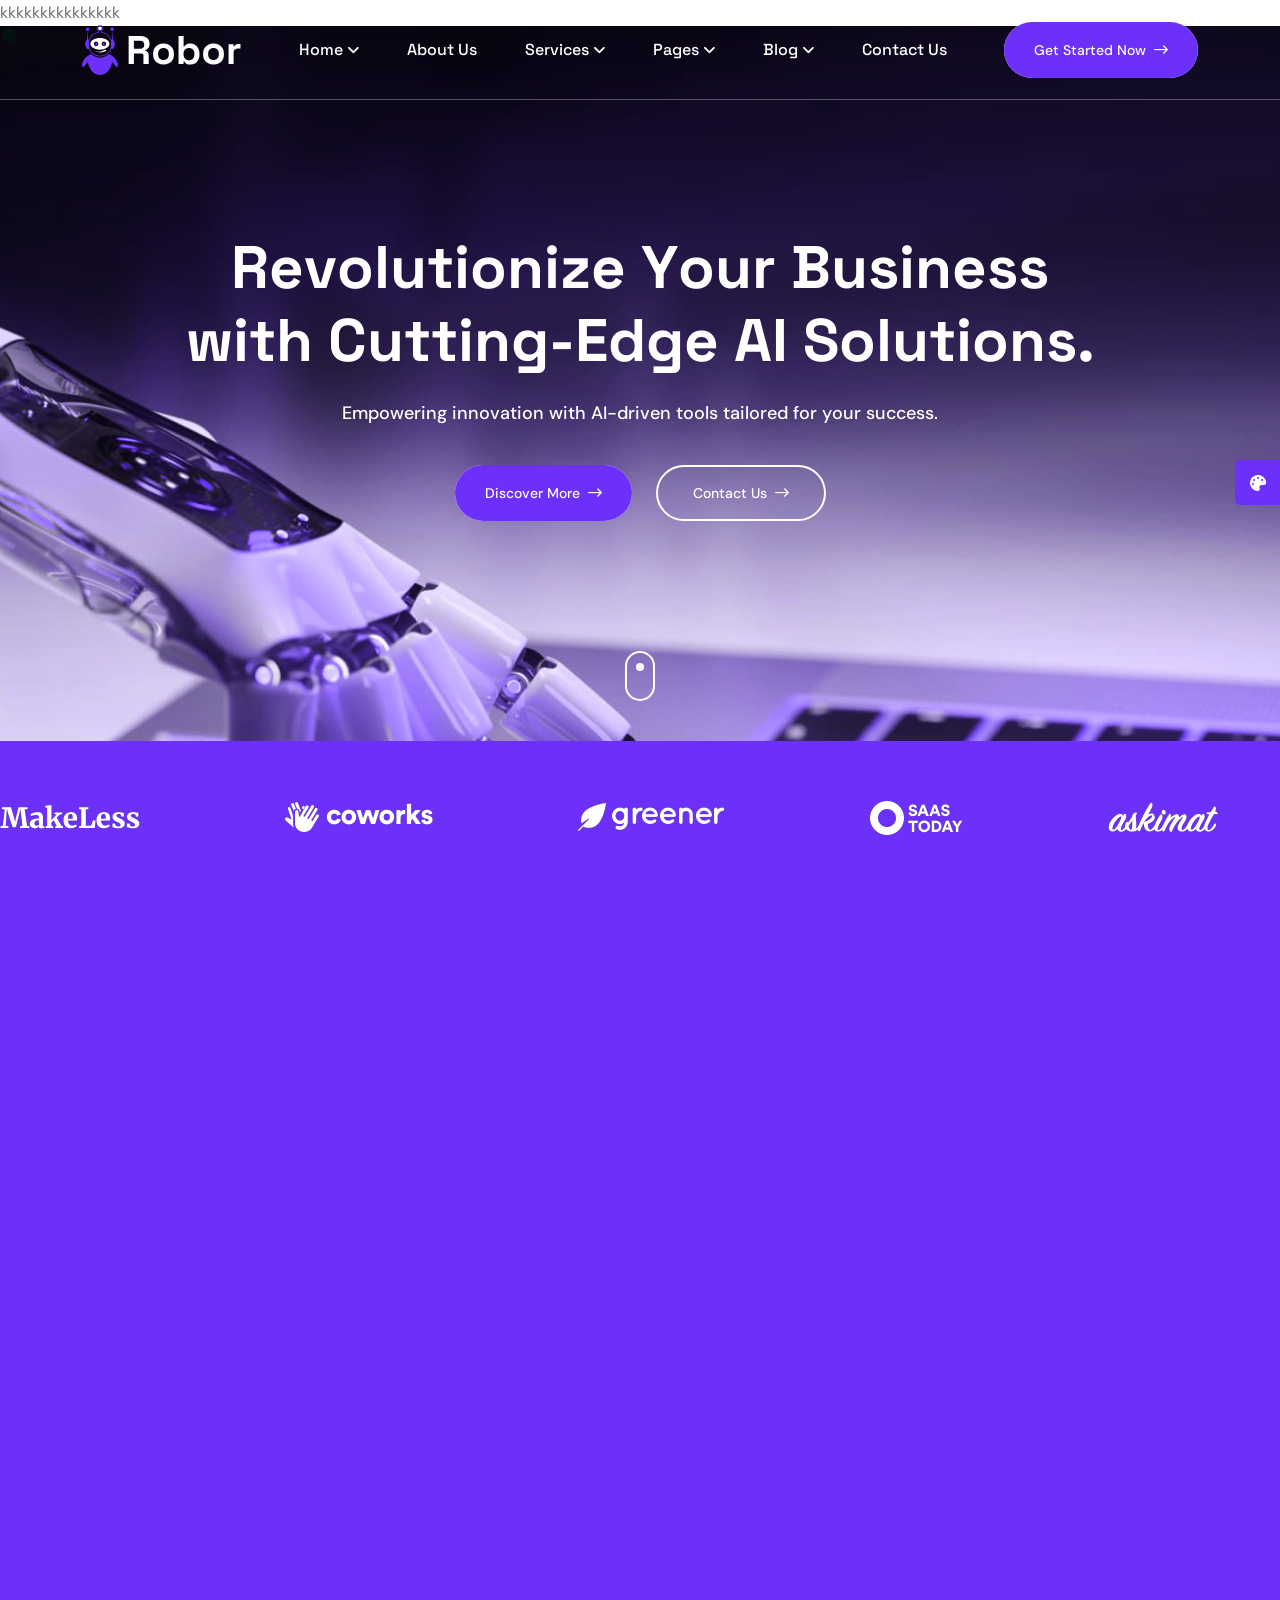
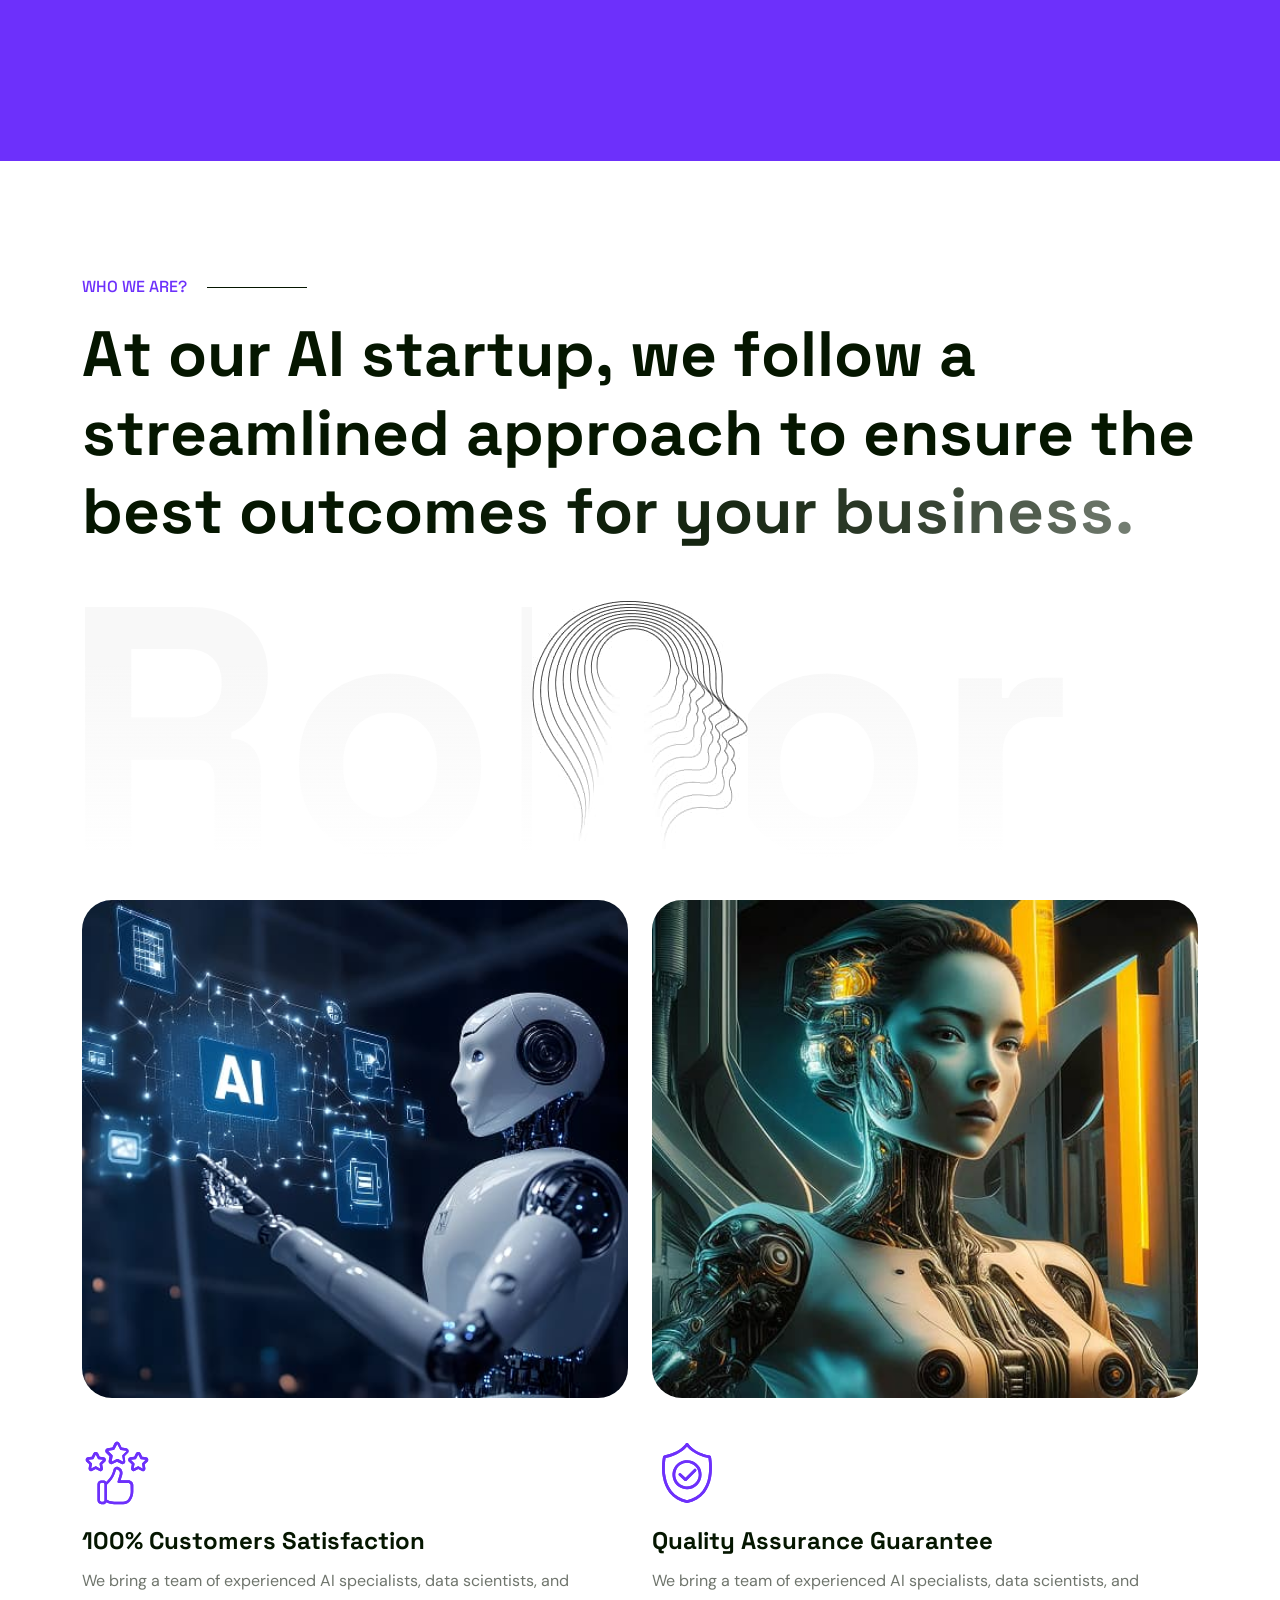
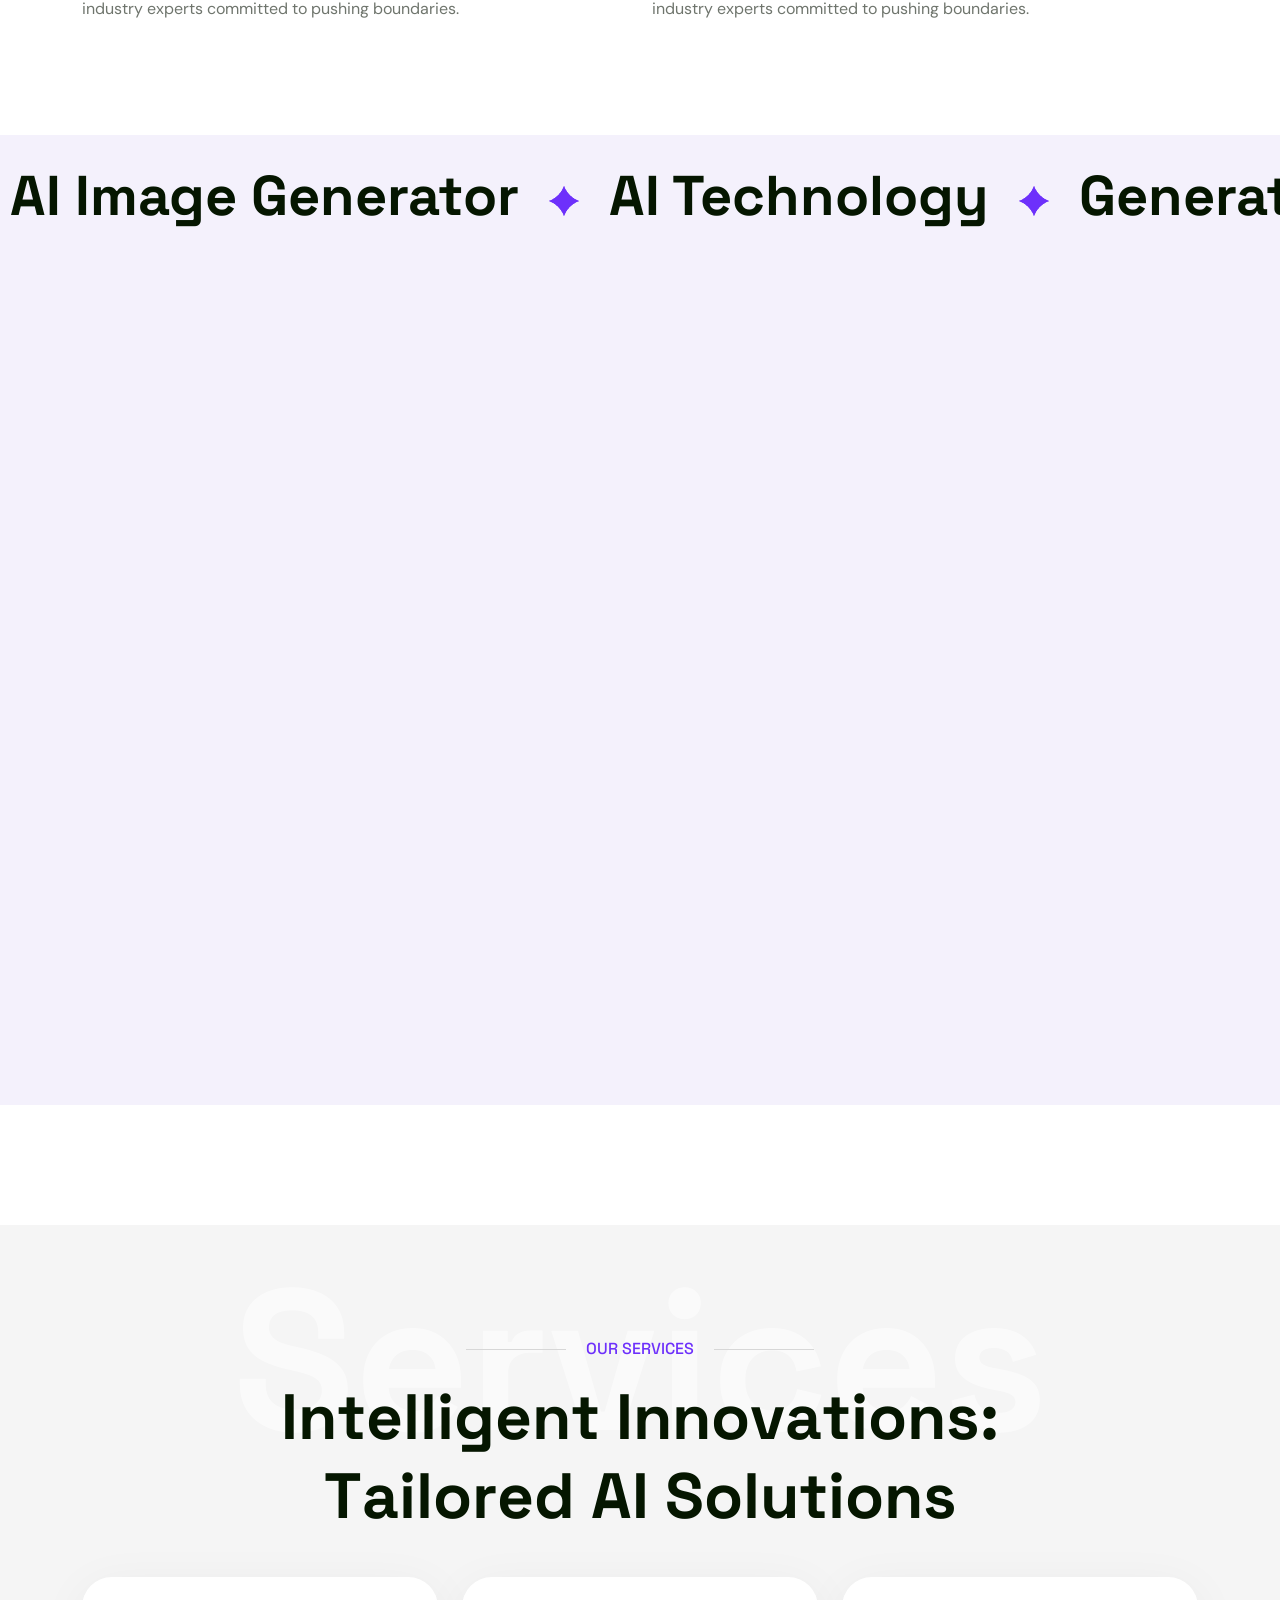
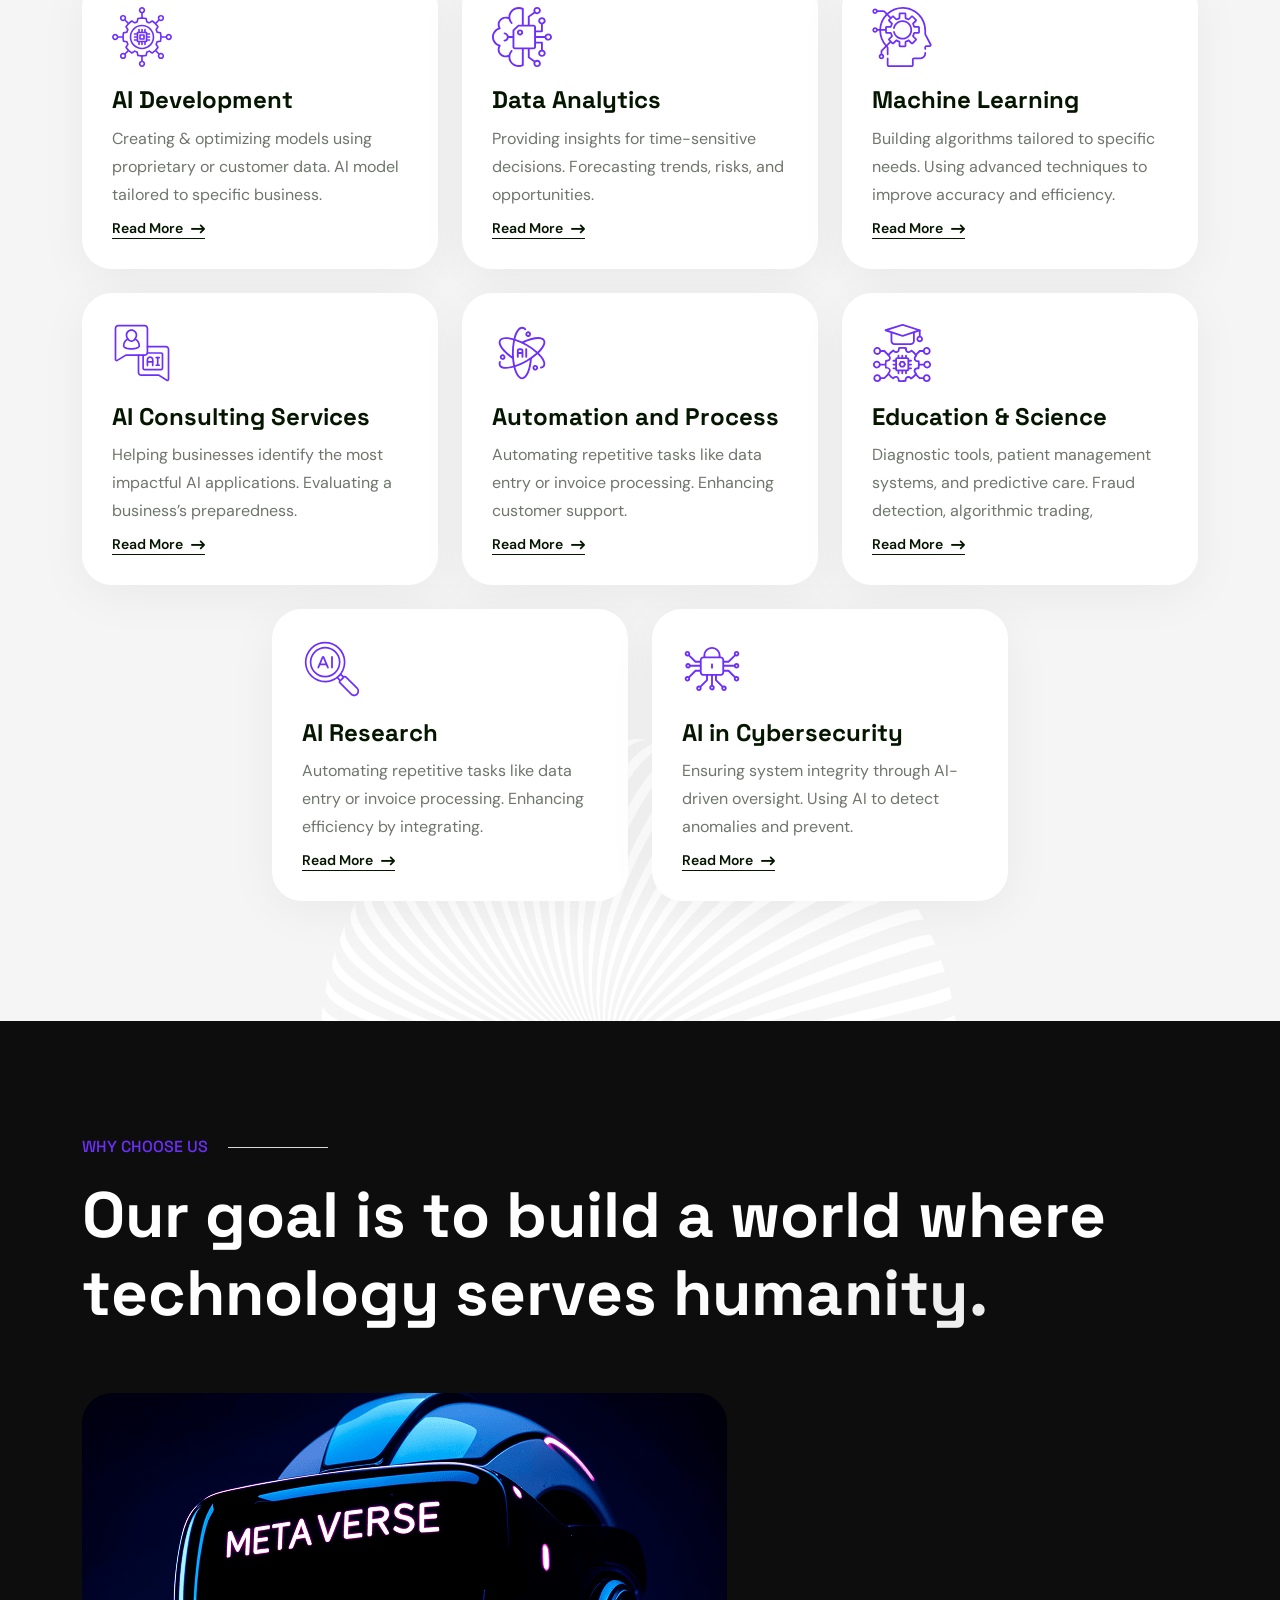
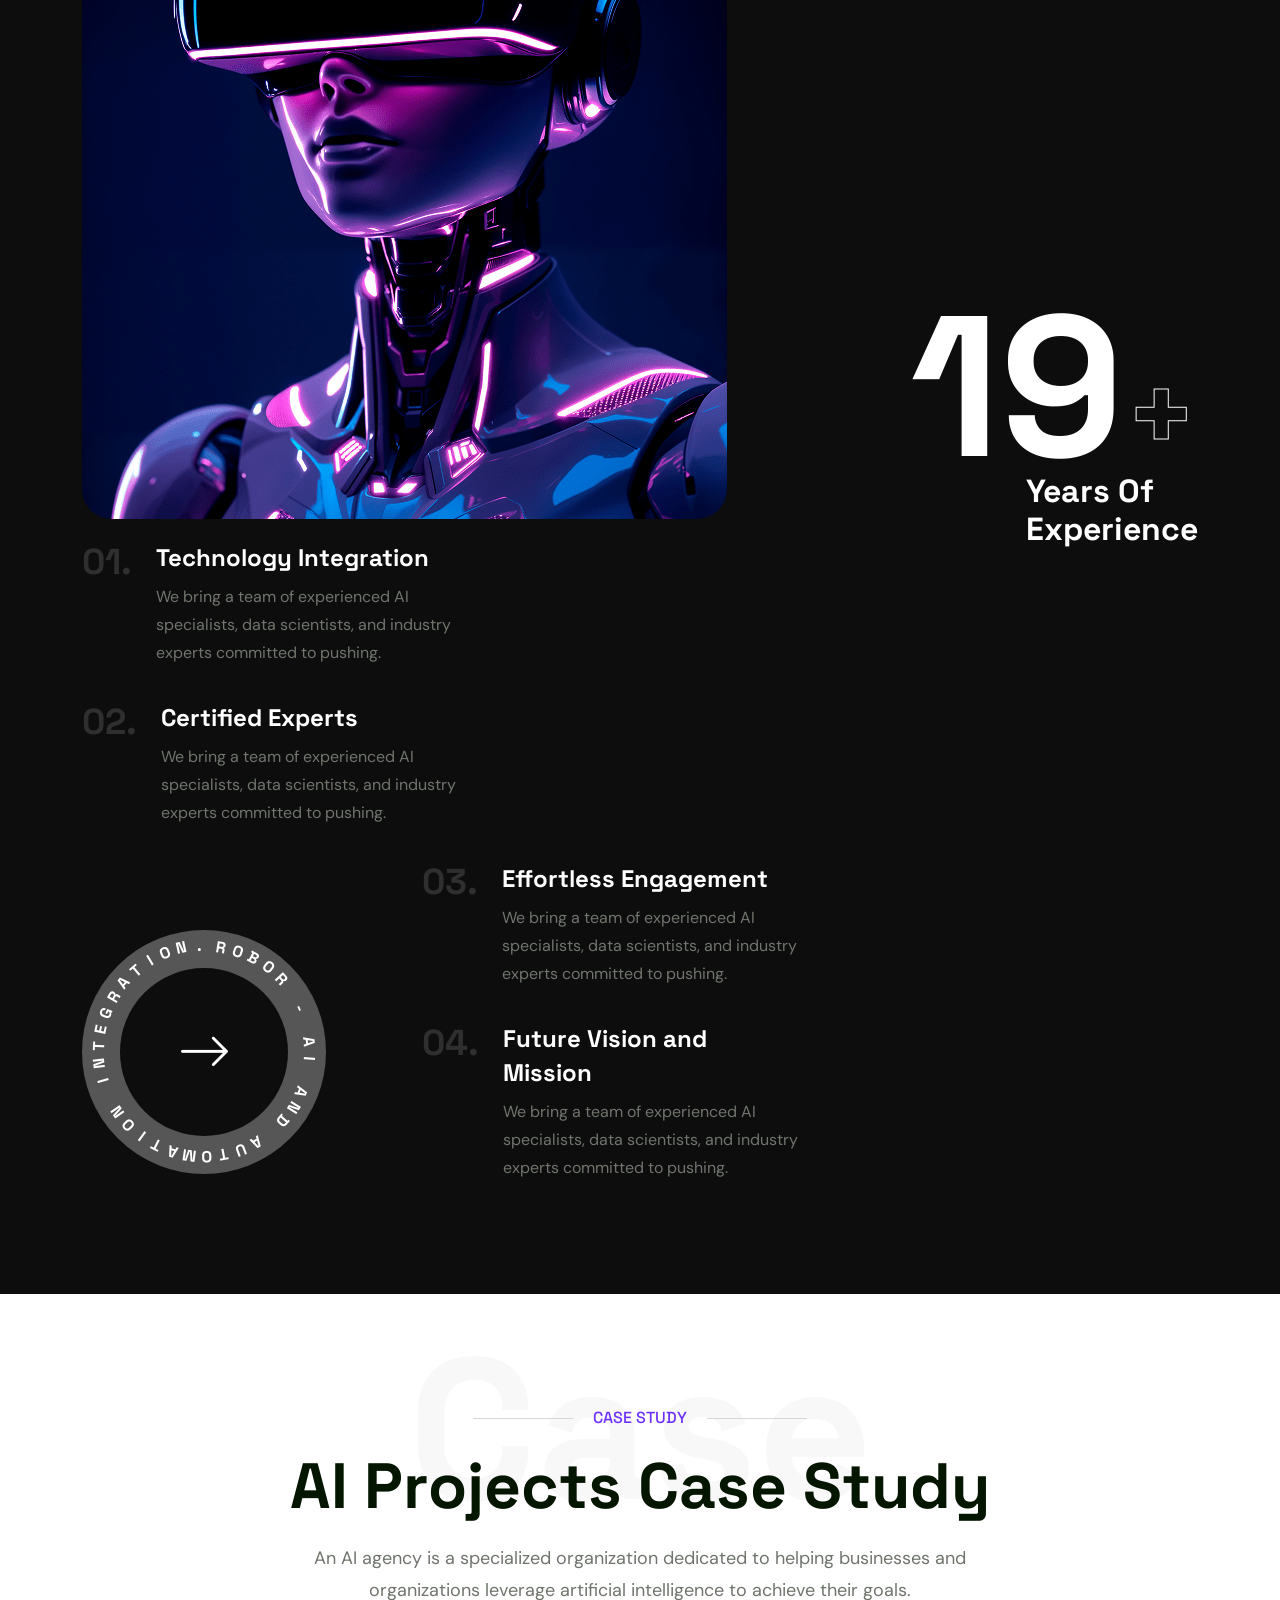
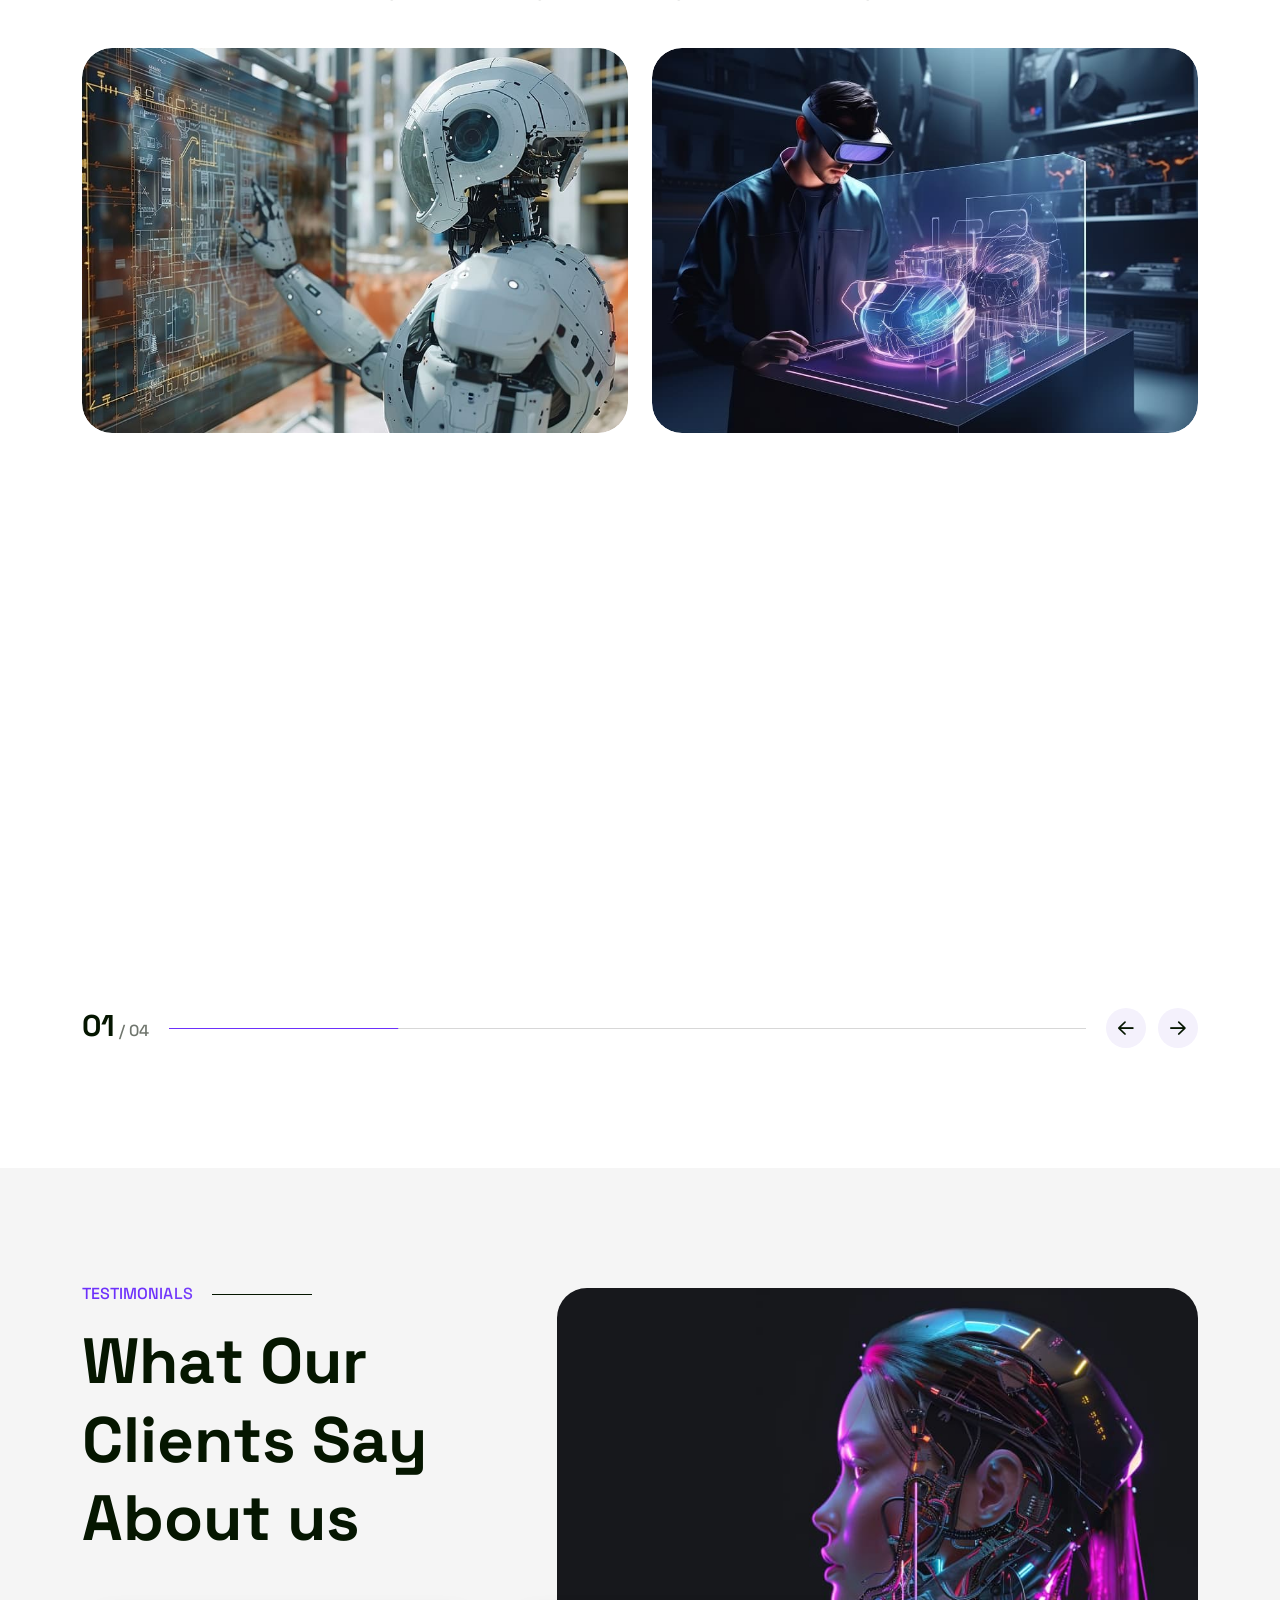
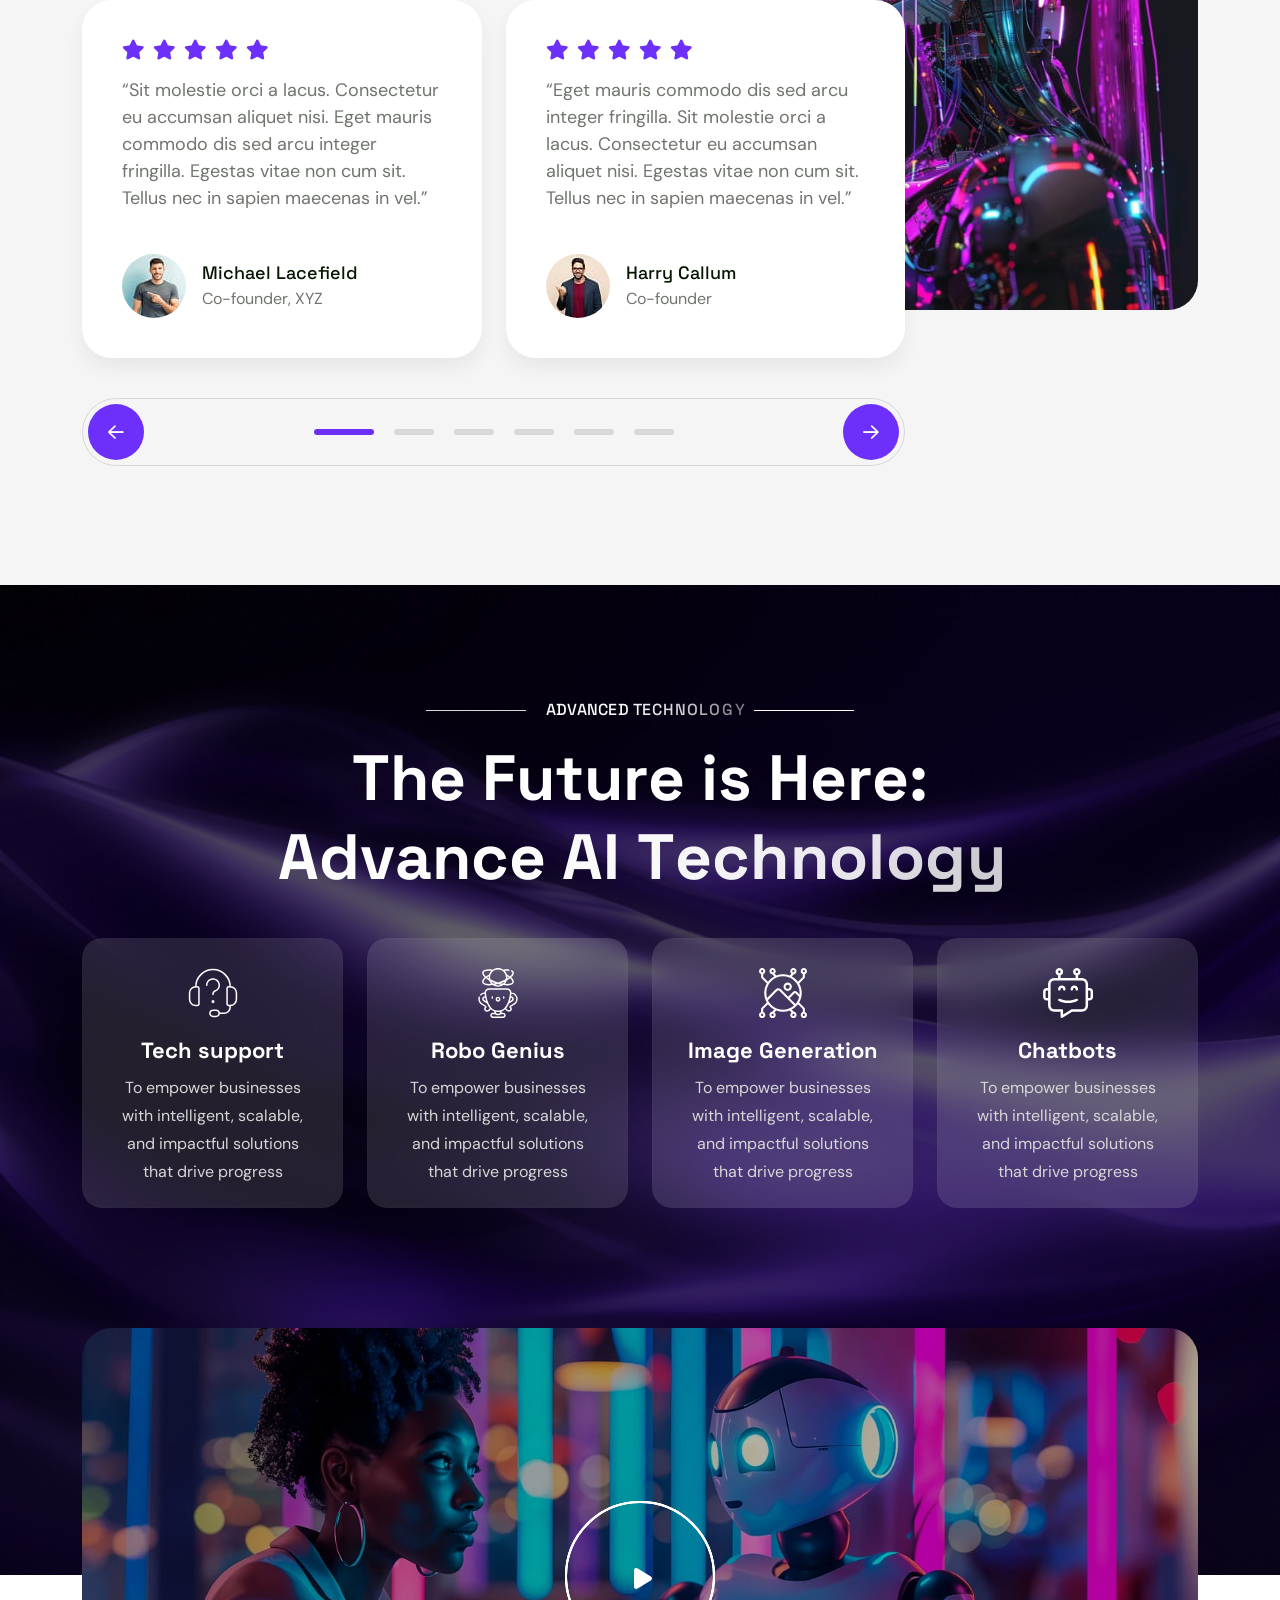
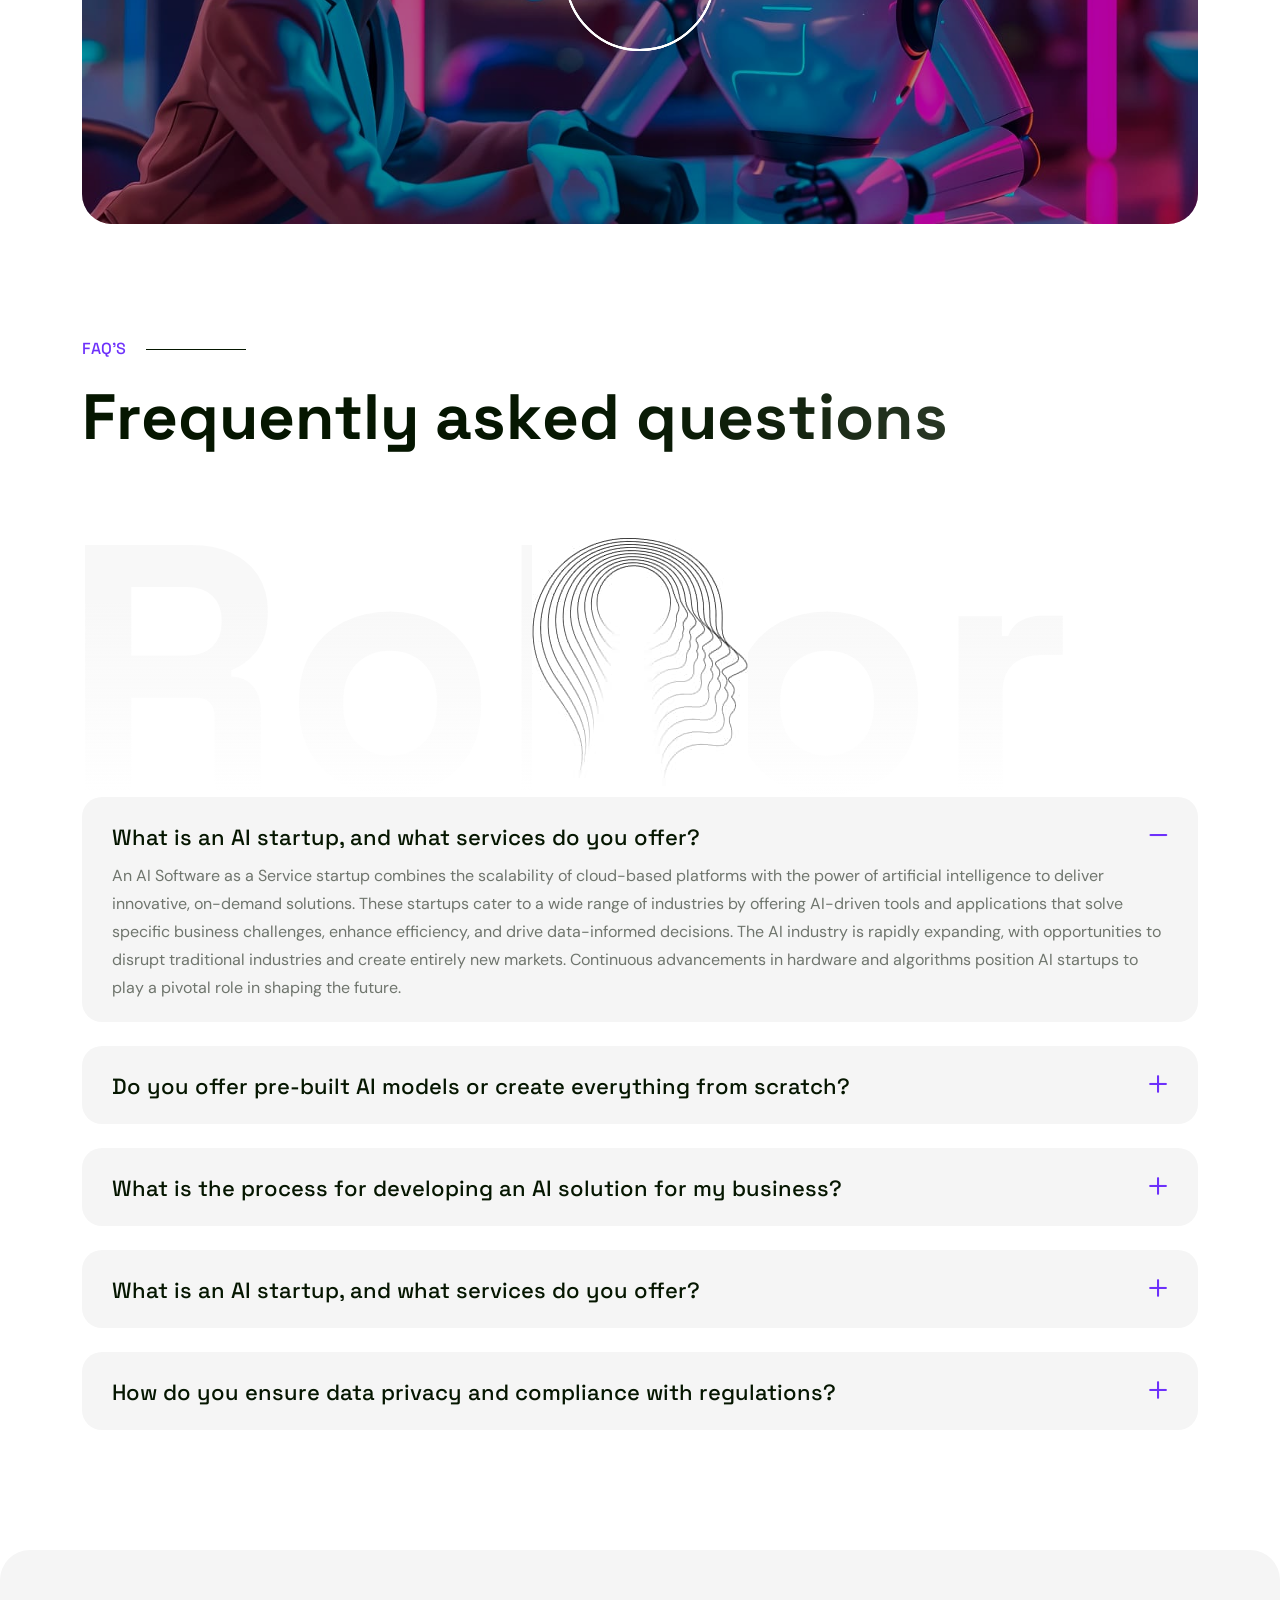
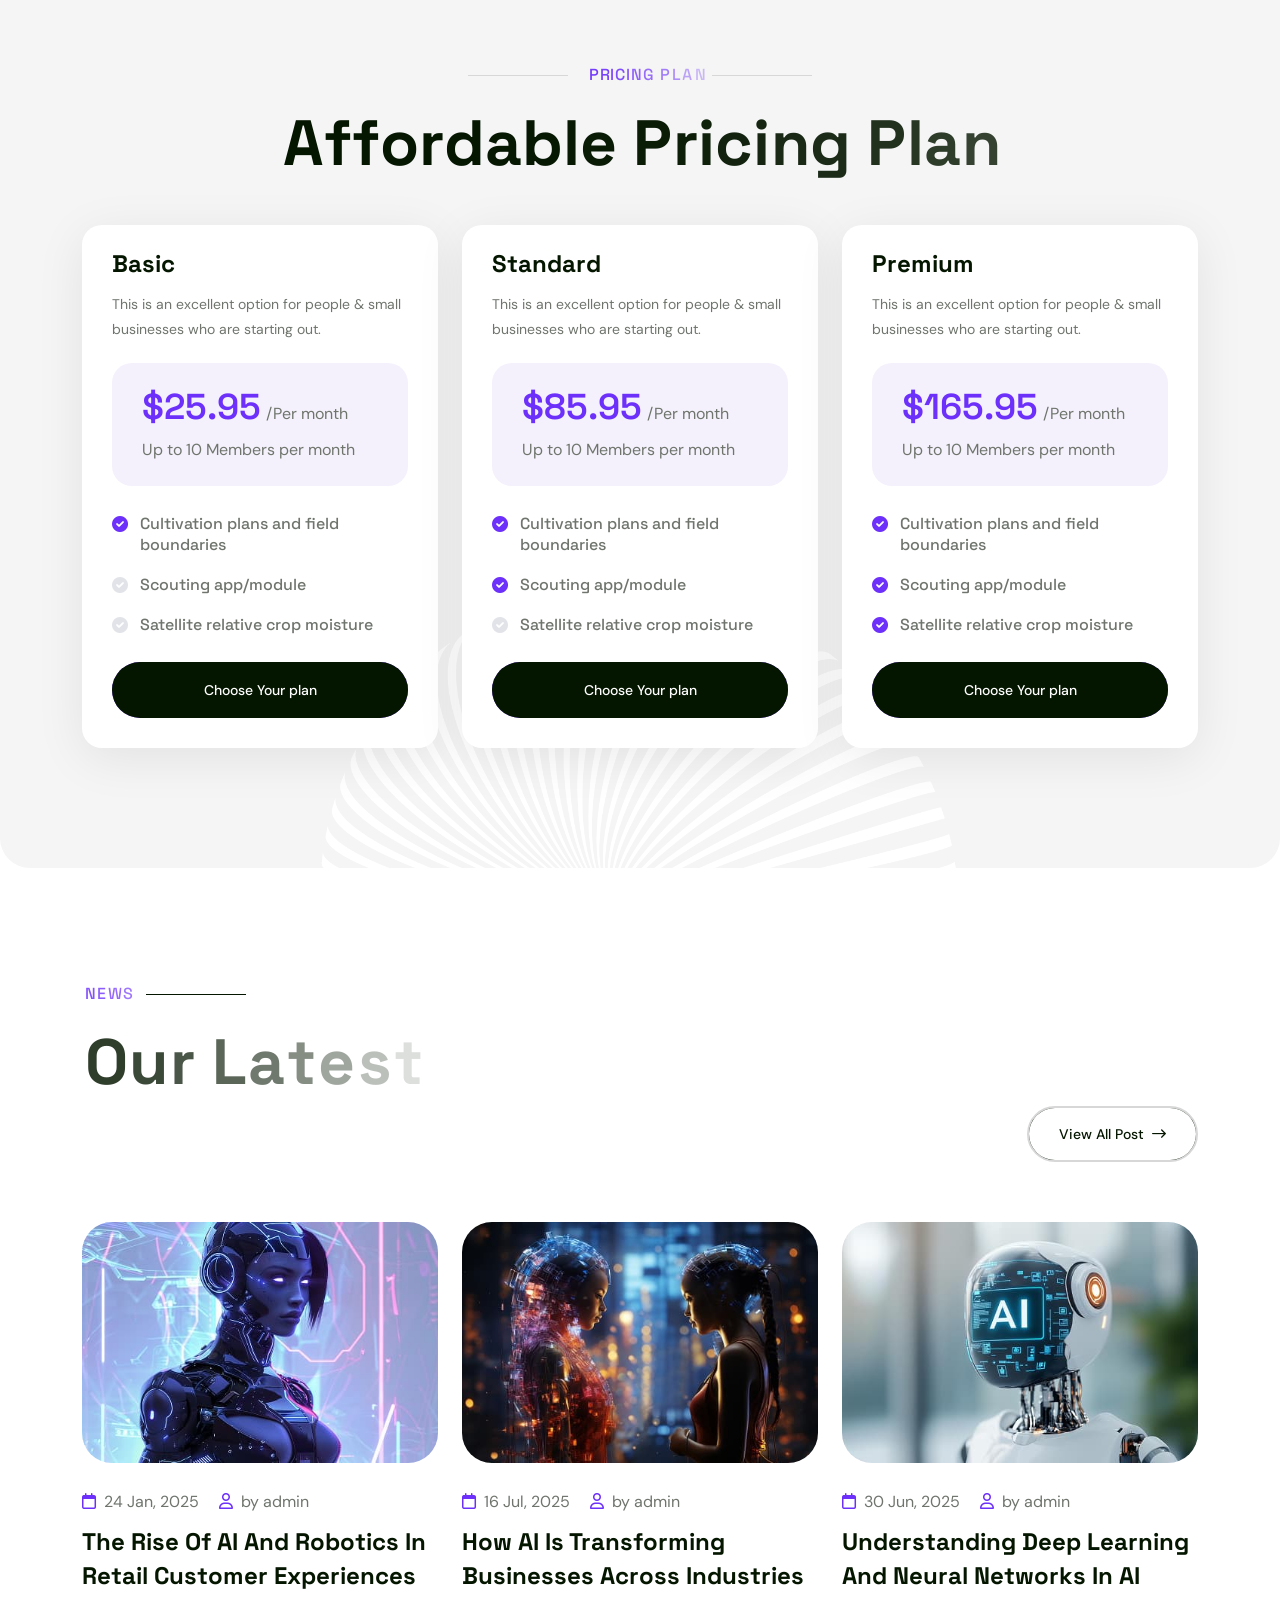
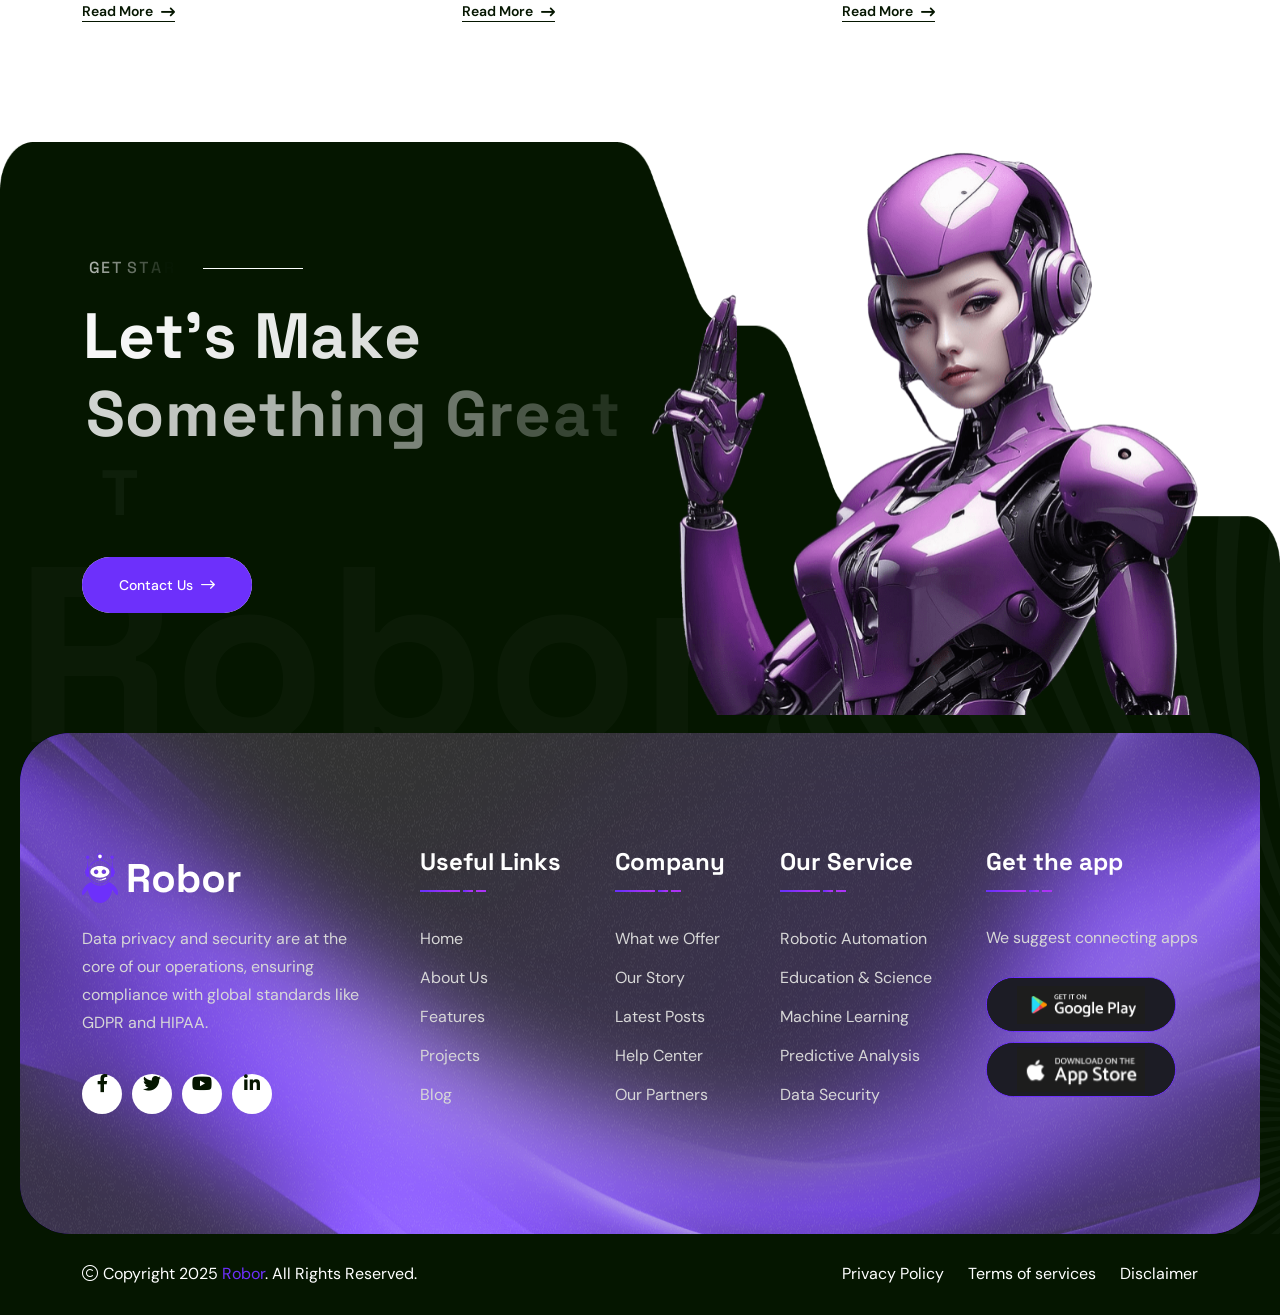
<file: index.html>
kkkkkkkkkkkkkkk<!doctype html>
<html class="no-js" lang="zxx" dir="ltr">

<head>
    <meta charset="utf-8">
    <meta http-equiv="x-ua-compatible" content="ie=edge">
    <title>Robor - AI and Automation Integration HTML Template - Home One</title>
    <meta name="author" content="Robor">
    <meta name="description" content="Robor - AI and Automation Integration HTML Template">
    <meta name="keywords" content="Robor - AI and Automation Integration HTML Template">
    <meta name="robots" content="INDEX,FOLLOW">

    <!-- Mobile Specific Metas -->
    <meta name="viewport" content="width=device-width, initial-scale=1, shrink-to-fit=no">

    <!-- Favicons - Place favicon.ico in the root directory -->
    <link rel="apple-touch-icon" sizes="57x57" href="assets/img/favicons/apple-icon-57x57.png">
    <link rel="apple-touch-icon" sizes="60x60" href="assets/img/favicons/apple-icon-60x60.png">
    <link rel="apple-touch-icon" sizes="72x72" href="assets/img/favicons/apple-icon-72x72.png">
    <link rel="apple-touch-icon" sizes="76x76" href="assets/img/favicons/apple-icon-76x76.png">
    <link rel="apple-touch-icon" sizes="114x114" href="assets/img/favicons/apple-icon-114x114.png">
    <link rel="apple-touch-icon" sizes="120x120" href="assets/img/favicons/apple-icon-120x120.png">
    <link rel="apple-touch-icon" sizes="144x144" href="assets/img/favicons/apple-icon-144x144.png">
    <link rel="apple-touch-icon" sizes="152x152" href="assets/img/favicons/apple-icon-152x152.png">
    <link rel="apple-touch-icon" sizes="180x180" href="assets/img/favicons/apple-icon-180x180.png">
    <link rel="icon" type="image/png" sizes="192x192" href="assets/img/favicons/android-icon-192x192.png">
    <link rel="icon" type="image/png" sizes="32x32" href="assets/img/favicons/favicon-32x32.png">
    <link rel="icon" type="image/png" sizes="96x96" href="assets/img/favicons/favicon-96x96.png">
    <link rel="icon" type="image/png" sizes="16x16" href="assets/img/favicons/favicon-16x16.png">
    <link rel="manifest" href="assets/img/favicons/manifest.json">
    <meta name="msapplication-TileColor" content="#ffffff">
    <meta name="msapplication-TileImage" content="assets/img/favicons/ms-icon-144x144.png">
    <meta name="theme-color" content="#ffffff">

    <!--==============================
	  Google Fonts
	============================== -->
    <link rel="preconnect" href="https://fonts.googleapis.com">
    <link rel="preconnect" href="https://fonts.gstatic.com" crossorigin>
    <link href="https://fonts.googleapis.com/css2?family=DM+Sans:ital,opsz,wght@0,9..40,100..1000;1,9..40,100..1000&family=Space+Grotesk:wght@300..700&display=swap" rel="stylesheet">

    <!--==============================
	    All CSS File
	============================== -->
    <!-- Bootstrap -->
    <link rel="stylesheet" href="assets/css/bootstrap.min.css">
    <!-- Fontawesome Icon -->
    <link rel="stylesheet" href="assets/css/fontawesome.min.css">
    <!-- Magnific Popup -->
    <link rel="stylesheet" href="assets/css/magnific-popup.min.css">
    <!-- Swiper CSS -->
    <link rel="stylesheet" href="assets/css/swiper-bundle.min.css">
    <!-- Theme Custom CSS -->
    <link rel="stylesheet" href="assets/css/style.css">

</head>

<body class="">

    <!--[if lte IE 9]>
    	<p class="browserupgrade">You are using an <strong>outdated</strong> browser. Please <a href="https://browsehappy.com/">upgrade your browser</a> to improve your experience and security.</p>
  	<![endif]-->


    <!--********************************
   		Code Start From Here 
	******************************** -->
    <div class="cursor-follower"></div>

    <!-- slider drag cursor -->
    <!-- <div class="slider-drag-cursor"> DRAG </div> -->

    <!--==============================
     Preloader
  ==============================-->
    <div class="preloader ">
        <button class="th-btn preloaderCls">Cancel Preloader </button>
        <div class="preloader-inner">
            <div class="bounce">
                <img src="assets/img/logo-icon.svg" alt="img">
            </div>
            <span class="loader">
                Robor
                <span class="loading-text">Robor</span>
            </span>
        </div>
    </div>


    <!--==============================
    Mobile Menu
  ============================== -->
    <div class="th-menu-wrapper">
        <div class="th-menu-area text-center">
            <button class="th-menu-toggle"><i class="fal fa-times"></i></button>
            <div class="mobile-logo">
                <a href="index.html"><img src="assets/img/logo2.svg" alt="Robor"></a>
            </div>
            <div class="th-mobile-menu">
                <ul>
                    <li class="menu-item-has-children">
                        <a href="index.html">Home</a>
                        <ul class="sub-menu">
                            <li class="menu-item-has-children">
                                <a href="#">Multipage</a>
                                <ul class="sub-menu">
                                    <li><a href="index.html">Home I (AI Startup)</a></li>
                                    <li><a href="home-2.html">Home II (AI Technology)</a></li>
                                    <li><a href="home-3.html">Home III (AI Agency)</a></li>
                                </ul>
                            </li>
                            <li class="menu-item-has-children">
                                <a href="#">Onepage</a>
                                <ul class="sub-menu">
                                    <li><a href="home-1-op.html">Home I (AI Startup)</a></li>
                                    <li><a href="home-2-op.html">Home II (AI Technology)</a></li>
                                    <li><a href="home-3-op.html">Home III (AI Agency)</a></li>
                                </ul>
                            </li>
                        </ul>
                    </li>
                    <li><a href="about.html">About Us</a></li>
                    <li class="menu-item-has-children">
                        <a href="#">Services</a>
                        <ul class="sub-menu">
                            <li><a href="service.html">Services</a></li>
                            <li><a href="service-details.html">Service Details</a></li>
                        </ul>
                    </li>
                    <li class="menu-item-has-children">
                        <a href="#">Pages</a>
                        <ul class="sub-menu">
                            <li class="menu-item-has-children">
                                <a href="#">Shop</a>
                                <ul class="sub-menu">
                                    <li><a href="shop.html">Shop</a></li>
                                    <li><a href="shop-details.html">Shop Details</a></li>
                                    <li><a href="cart.html">Cart Page</a></li>
                                    <li><a href="checkout.html">Checkout</a></li>
                                    <li><a href="wishlist.html">Wishlist</a></li>
                                </ul>
                            </li>
                            <li><a href="project.html">Project</a></li>
                            <li><a href="project-details.html">Project Details</a></li>
                            <li><a href="team.html">Our Team</a></li>
                            <li><a href="team-details.html">Team Details</a></li>
                            <li><a href="chatbot.html">Chatbot Integration</a></li>
                            <li><a href="pricing.html">Pricing</a></li>
                            <li><a href="testimonial.html">Testimonial</a></li>
                            <li><a href="faq.html">FAQ'S Page</a></li>
                            <li><a href="ai-consulting.html">AI Consulting</a></li>
                            <li><a href="error.html">Error Page</a></li>
                        </ul>
                    </li>
                    <li class="menu-item-has-children">
                        <a href="#">Blog</a>
                        <ul class="sub-menu">
                            <li><a href="blog.html">Blog Standard</a></li>
                            <li><a href="blog-2.html">Blog Grid</a></li>
                            <li><a href="blog-details.html">Blog Details</a></li>
                        </ul>
                    </li>
                    <li>
                        <a href="contact.html">Contact Us</a>
                    </li>
                </ul>
            </div>
        </div>
    </div>
    <div class="color-scheme-wrap active">
        <button class="switchIcon"><i class="fa-solid fa-palette"></i></button>
        <h3 class="color-scheme-wrap-title text-center">Color Switcher</h3>
        <div class="color-switch-btns">
            <button data-color="#FF4F38"><i class="fa-solid fa-droplet"></i></button>
            <button data-color="#3282FB"><i class="fa-solid fa-droplet"></i></button>
            <button data-color="#6D30FB"><i class="fa-solid fa-droplet"></i></button>
            <button data-color="#27AE60"><i class="fa-solid fa-droplet"></i></button>
            <button data-color="#FF7E02"><i class="fa-solid fa-droplet"></i></button>
        </div>
    </div><!--==============================
	Header Area
==============================-->
    <header class="th-header header-default">
        <div class="sticky-wrapper">
            <!-- Main Menu Area -->
            <div class="menu-area">
                <div class="container">
                    <div class="row align-items-center justify-content-between">
                        <div class="col-auto">
                            <div class="header-logo">
                                <a href="index.html">
                                    <img src="assets/img/logo.svg" alt="Robor">
                                </a>
                            </div>
                        </div>
                        <div class="col-auto">
                            <nav class="main-menu d-none d-lg-inline-block">
                                <ul>
                                    <li class="menu-item-has-children">
                                        <a href="index.html">Home</a>
                                        <ul class="mega-menu mega-menu-content allow-natural-scroll">
                                            <li>
                                                <div class="container">
                                                    <div class="row gy-4">
                                                        <div class="col-lg-4">
                                                            <div class="mega-menu-box">
                                                                <div class="mega-menu-img">
                                                                    <img src="assets/img/pages/index.jpg" alt="Home One">
                                                                    <div class="btn-wrap">
                                                                        <a href="index.html" class="th-btn style3">Multipage</a>
                                                                        <a href="home-1-op.html" class="th-btn style3">Onepage</a>
                                                                    </div>
                                                                </div>
                                                                <h3 class="mega-menu-title"><a href="index.html">Home I (AI Startup)</a></h3>
                                                            </div>
                                                        </div>
                                                        <div class="col-lg-4">
                                                            <div class="mega-menu-box">
                                                                <div class="mega-menu-img">
                                                                    <img src="assets/img/pages/home-2.jpg" alt="Home Two">
                                                                    <div class="btn-wrap">
                                                                        <a href="home-2.html" class="th-btn style3">Multipage</a>
                                                                        <a href="home-2-op.html" class="th-btn style3">Onepage</a>
                                                                    </div>
                                                                </div>
                                                                <h3 class="mega-menu-title"><a href="home-2.html">Home II (AI Technology)</a></h3>
                                                            </div>
                                                        </div>
                                                        <div class="col-lg-4">
                                                            <div class="mega-menu-box">
                                                                <div class="mega-menu-img">
                                                                    <img src="assets/img/pages/home-3.jpg" alt="Home Three">
                                                                    <div class="btn-wrap">
                                                                        <a href="home-3.html" class="th-btn style3">Multipage</a>
                                                                        <a href="home-3-op.html" class="th-btn style3">Onepage</a>
                                                                    </div>
                                                                </div>
                                                                <h3 class="mega-menu-title"><a href="home-3.html">Home III (AI Agency)</a></h3>
                                                            </div>
                                                        </div>
                                                    </div>
                                                </div>
                                            </li>
                                        </ul>
                                    </li>
                                    <li><a href="about.html">About Us</a></li>
                                    <li class="menu-item-has-children">
                                        <a href="#">Services</a>
                                        <ul class="sub-menu">
                                            <li><a href="service.html">Services</a></li>
                                            <li><a href="service-details.html">Service Details</a></li>
                                        </ul>
                                    </li>
                                    <li class="menu-item-has-children">
                                        <a href="#">Pages</a>
                                        <ul class="sub-menu">
                                            <li class="menu-item-has-children">
                                                <a href="#">Shop</a>
                                                <ul class="sub-menu">
                                                    <li><a href="shop.html">Shop</a></li>
                                                    <li><a href="shop-details.html">Shop Details</a></li>
                                                    <li><a href="cart.html">Cart Page</a></li>
                                                    <li><a href="checkout.html">Checkout</a></li>
                                                    <li><a href="wishlist.html">Wishlist</a></li>
                                                </ul>
                                            </li>
                                            <li><a href="project.html">Project</a></li>
                                            <li><a href="project-details.html">Project Details</a></li>
                                            <li><a href="team.html">Our Team</a></li>
                                            <li><a href="team-details.html">Team Details</a></li>
                                            <li><a href="chatbot.html">Chatbot Integration</a></li>
                                            <li><a href="pricing.html">Pricing</a></li>
                                            <li><a href="testimonial.html">Testimonial</a></li>
                                            <li><a href="faq.html">FAQ'S Page</a></li>
                                            <li><a href="ai-consulting.html">AI Consulting</a></li>
                                            <li><a href="error.html">Error Page</a></li>
                                        </ul>
                                    </li>
                                    <li class="menu-item-has-children">
                                        <a href="#">Blog</a>
                                        <ul class="sub-menu">
                                            <li><a href="blog.html">Blog Standard</a></li>
                                            <li><a href="blog-2.html">Blog Grid</a></li>
                                            <li><a href="blog-details.html">Blog Details</a></li>
                                        </ul>
                                    </li>
                                    <li>
                                        <a href="contact.html">Contact Us</a>
                                    </li>
                                </ul>
                            </nav>
                            <div class="header-button d-flex d-lg-none">
                                <button type="button" class="th-menu-toggle icon-btn"><i class="far fa-bars"></i></button>
                            </div>
                        </div>
                        <div class="col-auto d-xl-block d-none">
                            <div class="header-button">
                                <a href="contact.html" class="th-btn style2">Get Started Now <i class="far fa-long-arrow-right ms-2"></i></a>
                            </div>
                        </div>
                    </div>
                </div>
            </div>
        </div>
    </header>



    <!--==============================
Hero Area
==============================-->
    <div class="th-hero-wrapper hero-1 bg-attachment" id="hero" data-bg-src="assets/img/hero/hero_bg_1_1.jpg">
        <div class="hero-inner">
            <div class="container">
                <div class="row justify-content-center">
                    <div class="col-xl-10">
                        <div class="hero-style1 text-center">
                            <h1 class="hero-title text-white text-anim2" data-cue="slideInUp" data-delay="100">
                                Revolutionize Your Business with Cutting-Edge AI Solutions.
                            </h1>
                            <p class="hero-text text-white text-anim2" data-cue="slideInUp" data-delay="300">Empowering innovation with AI-driven tools tailored
                                for your success.</p>
                            <div class="btn-wrap justify-content-center" data-cue="slideInUp" data-delay="500">
                                <a href="service.html" class="th-btn style2">Discover More <i class="far fa-long-arrow-right ms-2"></i></a>
                                <a href="contact.html" class="th-btn style-border2">Contact Us <i class="far fa-long-arrow-right ms-2"></i></a>
                            </div>
                        </div>
                    </div>

                </div>
            </div>
        </div>
        <div class="scroll-down">
            <a href="#about-sec" class="hero-scroll-wrap"></a>
        </div>
    </div>
    <!--======== / Hero Section ========-->
    <!--==============================
Brand Area  
==============================-->
    <div class="bg-theme pt-60 pb-60 overflow-hidden brand-area-1">
        <div class="container-fluid p-0">
            <div class="brand-wrap1 text-center">
                <div class="swiper th-slider" data-cue="slideInUp" id="brandSlider1" data-slider-options='{"breakpoints":{"0":{"slidesPerView":"auto"}},"autoplay":{"delay":0,"disableOnInteraction":false},"noSwiping":"true","speed":8000,"spaceBetween":145}'>
                    <div class="swiper-wrapper">
                        <div class="swiper-slide">
                            <a href="blog.html" class="brand-box">
                                <img src="assets/img/brand/brand1-1.svg" alt="Brand Logo">
                            </a>
                        </div>
                        <div class="swiper-slide">
                            <a href="blog.html" class="brand-box">
                                <img src="assets/img/brand/brand1-2.svg" alt="Brand Logo">
                            </a>
                        </div>
                        <div class="swiper-slide">
                            <a href="blog.html" class="brand-box">
                                <img src="assets/img/brand/brand1-3.svg" alt="Brand Logo">
                            </a>
                        </div>
                        <div class="swiper-slide">
                            <a href="blog.html" class="brand-box">
                                <img src="assets/img/brand/brand1-4.svg" alt="Brand Logo">
                            </a>
                        </div>
                        <div class="swiper-slide">
                            <a href="blog.html" class="brand-box">
                                <img src="assets/img/brand/brand1-5.svg" alt="Brand Logo">
                            </a>
                        </div>
                        <div class="swiper-slide">
                            <a href="blog.html" class="brand-box">
                                <img src="assets/img/brand/brand1-6.svg" alt="Brand Logo">
                            </a>
                        </div>
                        <div class="swiper-slide">
                            <a href="blog.html" class="brand-box">
                                <img src="assets/img/brand/brand1-1.svg" alt="Brand Logo">
                            </a>
                        </div>
                        <div class="swiper-slide">
                            <a href="blog.html" class="brand-box">
                                <img src="assets/img/brand/brand1-2.svg" alt="Brand Logo">
                            </a>
                        </div>
                        <div class="swiper-slide">
                            <a href="blog.html" class="brand-box">
                                <img src="assets/img/brand/brand1-3.svg" alt="Brand Logo">
                            </a>
                        </div>
                        <div class="swiper-slide">
                            <a href="blog.html" class="brand-box">
                                <img src="assets/img/brand/brand1-4.svg" alt="Brand Logo">
                            </a>
                        </div>
                        <div class="swiper-slide">
                            <a href="blog.html" class="brand-box">
                                <img src="assets/img/brand/brand1-5.svg" alt="Brand Logo">
                            </a>
                        </div>
                        <div class="swiper-slide">
                            <a href="blog.html" class="brand-box">
                                <img src="assets/img/brand/brand1-6.svg" alt="Brand Logo">
                            </a>
                        </div>
                        <div class="swiper-slide">
                            <a href="blog.html" class="brand-box">
                                <img src="assets/img/brand/brand1-1.svg" alt="Brand Logo">
                            </a>
                        </div>
                        <div class="swiper-slide">
                            <a href="blog.html" class="brand-box">
                                <img src="assets/img/brand/brand1-2.svg" alt="Brand Logo">
                            </a>
                        </div>
                        <div class="swiper-slide">
                            <a href="blog.html" class="brand-box">
                                <img src="assets/img/brand/brand1-3.svg" alt="Brand Logo">
                            </a>
                        </div>
                        <div class="swiper-slide">
                            <a href="blog.html" class="brand-box">
                                <img src="assets/img/brand/brand1-4.svg" alt="Brand Logo">
                            </a>
                        </div>
                        <div class="swiper-slide">
                            <a href="blog.html" class="brand-box">
                                <img src="assets/img/brand/brand1-5.svg" alt="Brand Logo">
                            </a>
                        </div>
                        <div class="swiper-slide">
                            <a href="blog.html" class="brand-box">
                                <img src="assets/img/brand/brand1-6.svg" alt="Brand Logo">
                            </a>
                        </div>
                        <div class="swiper-slide">
                            <a href="blog.html" class="brand-box">
                                <img src="assets/img/brand/brand1-1.svg" alt="Brand Logo">
                            </a>
                        </div>
                        <div class="swiper-slide">
                            <a href="blog.html" class="brand-box">
                                <img src="assets/img/brand/brand1-2.svg" alt="Brand Logo">
                            </a>
                        </div>
                        <div class="swiper-slide">
                            <a href="blog.html" class="brand-box">
                                <img src="assets/img/brand/brand1-3.svg" alt="Brand Logo">
                            </a>
                        </div>
                        <div class="swiper-slide">
                            <a href="blog.html" class="brand-box">
                                <img src="assets/img/brand/brand1-4.svg" alt="Brand Logo">
                            </a>
                        </div>
                        <div class="swiper-slide">
                            <a href="blog.html" class="brand-box">
                                <img src="assets/img/brand/brand1-5.svg" alt="Brand Logo">
                            </a>
                        </div>
                        <div class="swiper-slide">
                            <a href="blog.html" class="brand-box">
                                <img src="assets/img/brand/brand1-6.svg" alt="Brand Logo">
                            </a>
                        </div>
                    </div>

                </div>
            </div>
        </div>
    </div><!--==============================
About Area  
==============================-->
    <div class="overflow-hidden space overflow-hidden" id="about-sec" data-bg-src="assets/img/bg/about-bg-1-1.png">
        <div class="container">
            <div class="about-wrap1">
                <div class="row gy-40">
                    <div class="col-xxl-8">
                        <div class="title-area mb-10">
                            <span class="sub-title style2 before-none text-anim" data-cue="slideInLeft" data-delay="200">Who We Are?</span>
                            <h2 class="sec-title mb-0 text-anim2" data-cue="slideInLeft" data-delay="300">At our AI startup, we follow a streamlined approach to ensure the best outcomes for your business.</h2>
                        </div>
                    </div>
                    <div class="col-xxl-4 align-self-center">
                        <div class="img-box1">
                            <div class="img2" data-cue="slideInUp" data-delay="300">
                                <img src="assets/img/normal/about-thumb1-3.jpg" alt="About">
                            </div>
                            <div class="shadow-text">Robor</div>
                        </div>
                    </div>
                    <div class="col-xxl-4 col-md-6" data-cue="slideInUp">
                        <div class="img-box1">
                            <div class="img1">
                                <img src="assets/img/normal/about-thumb1-1.jpg" alt="About">
                            </div>
                        </div>
                    </div>
                    <div class="col-xxl-4 col-md-6" data-cue="slideInUp">
                        <div class="img-box1">
                            <div class="img1">
                                <img src="assets/img/normal/about-thumb1-2.jpg" alt="About">
                            </div>
                        </div>
                    </div>
                    <div class="col-xxl-4">
                        <div class="about-feature-card-wrap">
                            <div class="about-feature-card" data-cue="slideInUp">
                                <div class="box-icon">
                                    <div class="color-masking">
                                        <div class="masking-src" data-mask-src="assets/img/icon/about-feature-icon1-1.svg"></div>
                                        <img src="assets/img/icon/about-feature-icon1-1.svg" alt="icon">
                                    </div>
                                </div>
                                <div class="media-body">
                                    <h4 class="box-title">100% Customers Satisfaction</h4>
                                    <p class="box-text">We bring a team of experienced AI specialists, data scientists, and industry experts committed to pushing boundaries.</p>
                                </div>
                            </div>
                            <div class="about-feature-card" data-cue="slideInUp" data-delay="300">
                                <div class="box-icon">
                                    <div class="color-masking">
                                        <div class="masking-src" data-mask-src="assets/img/icon/about-feature-icon1-2.svg"></div>
                                        <img src="assets/img/icon/about-feature-icon1-2.svg" alt="icon">
                                    </div>
                                </div>
                                <div class="media-body">
                                    <h4 class="box-title">Quality Assurance Guarantee</h4>
                                    <p class="box-text">We bring a team of experienced AI specialists, data scientists, and industry experts committed to pushing boundaries.</p>
                                </div>
                            </div>
                        </div>
                    </div>
                </div>
            </div>
        </div>
    </div>
    <!--==============================
Marquee Area  
==============================-->
    <div class="space-bottom" data-cue="slideInUp">
        <div class="bg-gray4 overflow-hidden pt-40 pb-30">
            <div class="container-fluid p-0">
                <div class="swiper th-slider marquee-slider1" data-slider-options='{"breakpoints":{"0":{"slidesPerView":"auto"}},"autoplay":{"delay":0,"disableOnInteraction":false},"noSwiping":"true","speed":10000,"spaceBetween":30}'>
                    <div class="swiper-wrapper">
                        <div class="swiper-slide">
                            <div class="marquee-card">
                                <div class="marquee-icon color-masking">
                                    <div class="masking-src" data-mask-src="assets/img/shape/star-shape1.png"></div>
                                    <img src="assets/img/shape/star-shape1.png" alt="img">
                                </div>
                                <a target="_blank" href="#">
                                    Content Generator </a>
                            </div>
                        </div>
                        <div class="swiper-slide">
                            <div class="marquee-card">
                                <div class="marquee-icon color-masking">
                                    <div class="masking-src" data-mask-src="assets/img/shape/star-shape1.png"></div>
                                    <img src="assets/img/shape/star-shape1.png" alt="img">
                                </div>
                                <a target="_blank" href="#">
                                    AI Image Generator </a>
                            </div>
                        </div>
                        <div class="swiper-slide">
                            <div class="marquee-card">
                                <div class="marquee-icon color-masking">
                                    <div class="masking-src" data-mask-src="assets/img/shape/star-shape1.png"></div>
                                    <img src="assets/img/shape/star-shape1.png" alt="img">
                                </div>
                                <a target="_blank" href="#">
                                    AI Technology </a>
                            </div>
                        </div>
                        <div class="swiper-slide">
                            <div class="marquee-card">
                                <div class="marquee-icon color-masking">
                                    <div class="masking-src" data-mask-src="assets/img/shape/star-shape1.png"></div>
                                    <img src="assets/img/shape/star-shape1.png" alt="img">
                                </div>
                                <a target="_blank" href="#">
                                    Generate With Ease </a>
                            </div>
                        </div>
                        <div class="swiper-slide">
                            <div class="marquee-card">
                                <div class="marquee-icon color-masking">
                                    <div class="masking-src" data-mask-src="assets/img/shape/star-shape1.png"></div>
                                    <img src="assets/img/shape/star-shape1.png" alt="img">
                                </div>
                                <a target="_blank" href="#">
                                    Content Generator </a>
                            </div>
                        </div>
                        <div class="swiper-slide">
                            <div class="marquee-card">
                                <div class="marquee-icon color-masking">
                                    <div class="masking-src" data-mask-src="assets/img/shape/star-shape1.png"></div>
                                    <img src="assets/img/shape/star-shape1.png" alt="img">
                                </div>
                                <a target="_blank" href="#">
                                    AI Image Generator </a>
                            </div>
                        </div>
                        <div class="swiper-slide">
                            <div class="marquee-card">
                                <div class="marquee-icon color-masking">
                                    <div class="masking-src" data-mask-src="assets/img/shape/star-shape1.png"></div>
                                    <img src="assets/img/shape/star-shape1.png" alt="img">
                                </div>
                                <a target="_blank" href="#">
                                    AI Technology </a>
                            </div>
                        </div>
                        <div class="swiper-slide">
                            <div class="marquee-card">
                                <div class="marquee-icon color-masking">
                                    <div class="masking-src" data-mask-src="assets/img/shape/star-shape1.png"></div>
                                    <img src="assets/img/shape/star-shape1.png" alt="img">
                                </div>
                                <a target="_blank" href="#">
                                    Generate With Ease </a>
                            </div>
                        </div>

                    </div>
                </div>

            </div>
        </div>
    </div>

    <!--==============================
Service Area  
==============================-->
    <section class="space bg-smoke overflow-hidden" id="service-sec">
        <div class="service-bg-shape1-1 shape-mockup" data-bottom="0" data-left="50%">
            <img src="assets/img/shape/bg-shape1.png" alt="img">
        </div>
        <div class="container">
            <div class="row justify-content-center">
                <div class="col-xxl-8 col-xl-9 col-lg-8 col-md-10">
                    <div class="title-area text-center">
                        <div class="shadow-title">Services</div>
                        <span class="sub-title text-anim" data-cue="slideInUp">OUR SERVICES</span>
                        <h2 class="sec-title text-anim2" data-cue="slideInUp">Intelligent Innovations: Tailored AI Solutions</h2>
                    </div>
                </div>
            </div>
            <div class="row gy-4 justify-content-center">
                <div class="col-xxl-3 col-xl-4 col-md-6" data-cue="slideInUp">
                    <div class="service-card">
                        <div class="box-icon">
                            <div class="color-masking">
                                <div class="masking-src" data-mask-src="assets/img/icon/service/service_icon_1_1.svg"></div>
                                <img src="assets/img/icon/service/service_icon_1_1.svg" alt="icon">
                            </div>
                        </div>
                        <h3 class="box-title"><a href="service.html">AI Development</a></h3>
                        <p class="box-text">Creating & optimizing models using proprietary or customer data. AI model tailored to specific business.</p>
                        <a href="service-details.html" class="link-btn style4">Read More <i class="fas fa-long-arrow-right ms-2"></i></a>
                    </div>
                </div>
                <div class="col-xxl-3 col-xl-4 col-md-6" data-cue="slideInUp">
                    <div class="service-card">
                        <div class="box-icon">
                            <div class="color-masking">
                                <div class="masking-src" data-mask-src="assets/img/icon/service/service_icon_1_2.svg"></div>
                                <img src="assets/img/icon/service/service_icon_1_2.svg" alt="icon">
                            </div>
                        </div>
                        <h3 class="box-title"><a href="service.html">Data Analytics</a></h3>
                        <p class="box-text">Providing insights for time-sensitive decisions. Forecasting trends, risks, and opportunities.</p>
                        <a href="service-details.html" class="link-btn style4">Read More <i class="fas fa-long-arrow-right ms-2"></i></a>
                    </div>
                </div>
                <div class="col-xxl-3 col-xl-4 col-md-6" data-cue="slideInUp">
                    <div class="service-card">
                        <div class="box-icon">
                            <div class="color-masking">
                                <div class="masking-src" data-mask-src="assets/img/icon/service/service_icon_1_3.svg"></div>
                                <img src="assets/img/icon/service/service_icon_1_3.svg" alt="icon">
                            </div>
                        </div>
                        <h3 class="box-title"><a href="service.html">Machine Learning</a></h3>
                        <p class="box-text">Building algorithms tailored to specific needs. Using advanced techniques to improve accuracy and efficiency.</p>
                        <a href="service-details.html" class="link-btn style4">Read More <i class="fas fa-long-arrow-right ms-2"></i></a>
                    </div>
                </div>
                <div class="col-xxl-3 col-xl-4 col-md-6" data-cue="slideInUp">
                    <div class="service-card">
                        <div class="box-icon">
                            <div class="color-masking">
                                <div class="masking-src" data-mask-src="assets/img/icon/service/service_icon_1_4.svg"></div>
                                <img src="assets/img/icon/service/service_icon_1_4.svg" alt="icon">
                            </div>
                        </div>
                        <h3 class="box-title"><a href="service.html">AI Consulting Services</a></h3>
                        <p class="box-text">Helping businesses identify the most impactful AI applications. Evaluating a business’s preparedness.</p>
                        <a href="service-details.html" class="link-btn style4">Read More <i class="fas fa-long-arrow-right ms-2"></i></a>
                    </div>
                </div>
                <div class="col-xxl-3 col-xl-4 col-md-6" data-cue="slideInUp">
                    <div class="service-card">
                        <div class="box-icon">
                            <div class="color-masking">
                                <div class="masking-src" data-mask-src="assets/img/icon/service/service_icon_1_5.svg"></div>
                                <img src="assets/img/icon/service/service_icon_1_5.svg" alt="icon">
                            </div>
                        </div>
                        <h3 class="box-title"><a href="service.html">Automation and Process</a></h3>
                        <p class="box-text">Automating repetitive tasks like data entry or invoice processing. Enhancing customer support.</p>
                        <a href="service-details.html" class="link-btn style4">Read More <i class="fas fa-long-arrow-right ms-2"></i></a>
                    </div>
                </div>
                <div class="col-xxl-3 col-xl-4 col-md-6" data-cue="slideInUp">
                    <div class="service-card">
                        <div class="box-icon">
                            <div class="color-masking">
                                <div class="masking-src" data-mask-src="assets/img/icon/service/service_icon_1_6.svg"></div>
                                <img src="assets/img/icon/service/service_icon_1_6.svg" alt="icon">
                            </div>
                        </div>
                        <h3 class="box-title"><a href="service.html">Education & Science</a></h3>
                        <p class="box-text">Diagnostic tools, patient management systems, and predictive care. Fraud detection, algorithmic trading,</p>
                        <a href="service-details.html" class="link-btn style4">Read More <i class="fas fa-long-arrow-right ms-2"></i></a>
                    </div>
                </div>
                <div class="col-xxl-3 col-xl-4 col-md-6" data-cue="slideInUp">
                    <div class="service-card">
                        <div class="box-icon">
                            <div class="color-masking">
                                <div class="masking-src" data-mask-src="assets/img/icon/service/service_icon_1_7.svg"></div>
                                <img src="assets/img/icon/service/service_icon_1_7.svg" alt="icon">
                            </div>
                        </div>
                        <h3 class="box-title"><a href="service.html">AI Research</a></h3>
                        <p class="box-text">Automating repetitive tasks like data entry or invoice processing. Enhancing efficiency by integrating.</p>
                        <a href="service-details.html" class="link-btn style4">Read More <i class="fas fa-long-arrow-right ms-2"></i></a>
                    </div>
                </div>
                <div class="col-xxl-3 col-xl-4 col-md-6" data-cue="slideInUp">
                    <div class="service-card">
                        <div class="box-icon">
                            <div class="color-masking">
                                <div class="masking-src" data-mask-src="assets/img/icon/service/service_icon_1_8.svg"></div>
                                <img src="assets/img/icon/service/service_icon_1_8.svg" alt="icon">
                            </div>
                        </div>
                        <h3 class="box-title"><a href="service.html">AI in Cybersecurity</a></h3>
                        <p class="box-text">Ensuring system integrity through AI-driven oversight. Using AI to detect anomalies and prevent.</p>
                        <a href="service-details.html" class="link-btn style4">Read More <i class="fas fa-long-arrow-right ms-2"></i></a>
                    </div>
                </div>
            </div>
        </div>
    </section>

    <!--==============================
Why Choose Us Area  
==============================-->
    <div class="why-sec-1 overflow-hidden space bg-black2 overflow-hidden">
        <div class="container">
            <div class="row gy-40 gx-80">
                <div class="col-xxl-7">
                    <div class="title-area mb-60">
                        <span class="sub-title text-anim before-none" data-cue="slideInLeft">WHY CHOOSE US</span>
                        <h2 class="sec-title text-white text-anim2" data-cue="slideInLeft">Our goal is to build a world where technology serves humanity.</h2>
                    </div>
                    <div class="why-img-box1" data-cue="slideInUp">
                        <img src="assets/img/normal/why-thumb1-1.jpg" alt="img">
                    </div>
                </div>
                <div class="col-xxl-5">
                    <div class="why-counter-wrap-1">
                        <div class="why-counter-card">
                            <h2 class="box-number text-white" data-cue="slideInUp"><span class="counter-number">24</span><span class="counter-marker">+</span></h2>
                            <h4 class="counter-text text-white" data-cue="slideInUp">Years Of Experience</h4>
                        </div>
                    </div>
                    <div class="why-card-wrap">
                        <div class="circle-tag" data-cue="slideInUp">
                            <span class="circle-title-anime">ROBOR - AI AND AUTOMATION INTEGRATION.</span>
                            <a href="#" class="icon-btn">
                                <i class="fal fa-long-arrow-right"></i>
                            </a>
                        </div>
                        <div class="why-card" data-cue="slideInUp">
                            <div class="box-number">
                                01.
                            </div>
                            <div class="box-details">
                                <h4 class="box-title">Technology Integration</h4>
                                <p class="box-text">We bring a team of experienced AI specialists, data scientists, and industry experts committed to pushing.</p>
                            </div>
                        </div>
                        <div class="why-card" data-cue="slideInUp">
                            <div class="box-number">
                                02.
                            </div>
                            <div class="box-details">
                                <h4 class="box-title">Certified Experts</h4>
                                <p class="box-text">We bring a team of experienced AI specialists, data scientists, and industry experts committed to pushing.</p>
                            </div>
                        </div>
                        <div class="why-card" data-cue="slideInUp">
                            <div class="box-number">
                                03.
                            </div>
                            <div class="box-details">
                                <h4 class="box-title">Effortless Engagement</h4>
                                <p class="box-text">We bring a team of experienced AI specialists, data scientists, and industry experts committed to pushing.</p>
                            </div>
                        </div>
                        <div class="why-card" data-cue="slideInUp">
                            <div class="box-number">
                                04.
                            </div>
                            <div class="box-details">
                                <h4 class="box-title">Future Vision and Mission</h4>
                                <p class="box-text">We bring a team of experienced AI specialists, data scientists, and industry experts committed to pushing.</p>
                            </div>
                        </div>
                    </div>
                </div>

            </div>
        </div>
    </div><!--==============================
Project Area  
==============================-->
    <section class="space overflow-hidden" id="project-sec">
        <div class="container">
            <div class="row justify-content-center">
                <div class="col-xxl-6 col-xl-8">
                    <div class="title-area text-center">
                        <div class="shadow-title style2">Case</div>
                        <span class="sub-title text-anim" data-cue="slideInUp">Case Study</span>
                        <h2 class="sec-title text-anim2" data-cue="slideInUp">AI Projects Case Study</h2>
                        <p class="sec-text" data-cue="slideInUp">An AI agency is a specialized organization dedicated to helping businesses and organizations leverage artificial intelligence to achieve their goals.</p>
                    </div>
                </div>
            </div>
        </div>
        <div class="container th-container">
            <div class="slider-area">
                <div class="swiper th-slider project-slider1" id="projectSlider1" data-slider-options='{"paginationType":"progressbar","breakpoints":{"0":{"slidesPerView":1},"1000":{"slidesPerView":"2"}}}'>
                    <div class="swiper-wrapper">
                        <div class="swiper-slide">
                            <div class="project-card">
                                <div class="box-img">
                                    <img src="assets/img/project/project1-1.jpg" alt="project image">
                                </div>
                                <div class="box-content">
                                    <p class="box-subtitle">Robotics, Program</p>
                                    <h3 class="box-title"><a href="project-details.html">AI Machine Learning</a></h3>
                                </div>
                            </div>
                        </div>

                        <div class="swiper-slide">
                            <div class="project-card">
                                <div class="box-img">
                                    <img src="assets/img/project/project1-2.jpg" alt="project image">
                                </div>
                                <div class="box-content">
                                    <p class="box-subtitle">User Research</p>
                                    <h3 class="box-title"><a href="project-details.html">Speech recognizer using deep learning</a></h3>
                                </div>
                            </div>
                        </div>

                        <div class="swiper-slide">
                            <div class="project-card">
                                <div class="box-img">
                                    <img src="assets/img/project/project1-1.jpg" alt="project image">
                                </div>
                                <div class="box-content">
                                    <p class="box-subtitle">Robotics, Program</p>
                                    <h3 class="box-title"><a href="project-details.html">AI Machine Learning</a></h3>
                                </div>
                            </div>
                        </div>

                        <div class="swiper-slide">
                            <div class="project-card">
                                <div class="box-img">
                                    <img src="assets/img/project/project1-2.jpg" alt="project image">
                                </div>
                                <div class="box-content">
                                    <p class="box-subtitle">User Research</p>
                                    <h3 class="box-title"><a href="project-details.html">Speech recognizer using deep learning</a></h3>
                                </div>
                            </div>
                        </div>

                    </div>
                    <!-- pagination -->
                    <div class="slider-pagination-wrap mt-60">
                        <div class="slider-pagination2"></div>
                        <div class="slider-pagination"></div>
                        <div class="icon-box">
                            <button data-slider-prev="#projectSlider1" class="slider-arrow style2 default"><i class="far fa-arrow-left"></i></button>
                            <button data-slider-next="#projectSlider1" class="slider-arrow style2 default"><i class="far fa-arrow-right"></i></button>
                        </div>
                    </div>
                </div>
            </div>
        </div>
    </section>
    <!--==============================
Testimonial Area  
==============================-->
    <section class="testi-area-1 space overflow-hidden bg-smoke" id="testi-sec">
        <div class="container">
            <div class="row gy-50 flex-row-reverse">
                <div class="col-xl-7">
                    <div class="testi-thumb1-1">
                        <div class="img1" data-cue="slideInRight">
                            <img src="assets/img/testimonial/testi-thumb1-1.jpg" alt="img">
                        </div>
                    </div>
                </div>
                <div class="col-xl-5">
                    <div class="title-area">
                        <span class="sub-title style2 before-none text-anim" data-cue="slideInUp">Testimonials</span>
                        <h2 class="sec-title text-anim2" data-cue="slideInUp">What Our Clients Say About us</h2>
                    </div>
                    <div class="slider-area testi-slider1" data-cue="slideInUp">
                        <div class="swiper th-slider has-shadow" id="testiSlide1" data-slider-options='{"autoHeight": "true","breakpoints":{"0":{"slidesPerView":1},"768":{"slidesPerView":"2"},"992":{"slidesPerView":"2"},"1200":{"slidesPerView":"2"},"1600":{"slidesPerView":"2"}}}'>
                            <div class="swiper-wrapper">
                                <div class="swiper-slide">
                                    <div class="testi-card">
                                        <div class="testi-card_review">
                                            <i class="fa-sharp fa-solid fa-star"></i><i class="fa-sharp fa-solid fa-star"></i><i class="fa-sharp fa-solid fa-star"></i><i class="fa-sharp fa-solid fa-star"></i><i class="fa-sharp fa-solid fa-star"></i>
                                        </div>
                                        <p class="box-text">“Sit molestie orci a lacus. Consectetur eu accumsan aliquet nisi. Eget mauris commodo dis sed arcu integer fringilla. Egestas vitae non cum sit. Tellus nec in sapien maecenas in vel.”</p>
                                        <div class="testi-card-profile">
                                            <div class="testi-card-avater">
                                                <img src="assets/img/testimonial/testi1-1.jpg" alt="img">
                                            </div>
                                            <div class="testi-card-profile-detaile">
                                                <h3 class="box-title">Michael Lacefield</h3>
                                                <p class="box-desig">Co-founder, XYZ</p>
                                            </div>
                                        </div>
                                    </div>
                                </div>
                                <div class="swiper-slide">
                                    <div class="testi-card">
                                        <div class="testi-card_review">
                                            <i class="fa-sharp fa-solid fa-star"></i><i class="fa-sharp fa-solid fa-star"></i><i class="fa-sharp fa-solid fa-star"></i><i class="fa-sharp fa-solid fa-star"></i><i class="fa-sharp fa-solid fa-star"></i>
                                        </div>
                                        <p class="box-text">“Eget mauris commodo dis sed arcu integer fringilla. Sit molestie orci a lacus. Consectetur eu accumsan aliquet nisi. Egestas vitae non cum sit. Tellus nec in sapien maecenas in vel.”</p>
                                        <div class="testi-card-profile">
                                            <div class="testi-card-avater">
                                                <img src="assets/img/testimonial/testi1-2.jpg" alt="img">
                                            </div>
                                            <div class="testi-card-profile-detaile">
                                                <h3 class="box-title">Harry Callum</h3>
                                                <p class="box-desig">Co-founder</p>
                                            </div>
                                        </div>
                                    </div>
                                </div>
                                <div class="swiper-slide">
                                    <div class="testi-card">
                                        <div class="testi-card_review">
                                            <i class="fa-sharp fa-solid fa-star"></i><i class="fa-sharp fa-solid fa-star"></i><i class="fa-sharp fa-solid fa-star"></i><i class="fa-sharp fa-solid fa-star"></i><i class="fa-sharp fa-solid fa-star"></i>
                                        </div>
                                        <p class="box-text">“Consectetur eu accumsan aliquet nisi. Sit molestie orci a lacus. Eget mauris commodo dis sed arcu integer fringilla. Egestas vitae non cum sit. Tellus nec in sapien maecenas in vel.”</p>
                                        <div class="testi-card-profile">
                                            <div class="testi-card-avater">
                                                <img src="assets/img/testimonial/testi1-3.jpg" alt="img">
                                            </div>
                                            <div class="testi-card-profile-detaile">
                                                <h3 class="box-title">Mason Robert</h3>
                                                <p class="box-desig">Co-founder, XYZ</p>
                                            </div>
                                        </div>
                                    </div>
                                </div>
                                <div class="swiper-slide">
                                    <div class="testi-card">
                                        <div class="testi-card_review">
                                            <i class="fa-sharp fa-solid fa-star"></i><i class="fa-sharp fa-solid fa-star"></i><i class="fa-sharp fa-solid fa-star"></i><i class="fa-sharp fa-solid fa-star"></i><i class="fa-sharp fa-solid fa-star"></i>
                                        </div>
                                        <p class="box-text">“Tellus nec in sapien maecenas in vel. Sit molestie orci a lacus. Consectetur eu accumsan aliquet nisi. Eget mauris commodo dis sed arcu integer fringilla. Egestas vitae non cum sit.”</p>
                                        <div class="testi-card-profile">
                                            <div class="testi-card-avater">
                                                <img src="assets/img/testimonial/testi1-4.jpg" alt="img">
                                            </div>
                                            <div class="testi-card-profile-detaile">
                                                <h3 class="box-title">Amelia Margaret</h3>
                                                <p class="box-desig">Co-founder</p>
                                            </div>
                                        </div>
                                    </div>
                                </div>
                                <div class="swiper-slide">
                                    <div class="testi-card">
                                        <div class="testi-card_review">
                                            <i class="fa-sharp fa-solid fa-star"></i><i class="fa-sharp fa-solid fa-star"></i><i class="fa-sharp fa-solid fa-star"></i><i class="fa-sharp fa-solid fa-star"></i><i class="fa-sharp fa-solid fa-star"></i>
                                        </div>
                                        <p class="box-text">“Egestas vitae non cum sit. Sit molestie orci a lacus. Consectetur eu accumsan aliquet nisi. Eget mauris commodo dis sed arcu integer fringilla. Tellus nec in sapien maecenas in vel.”</p>
                                        <div class="testi-card-profile">
                                            <div class="testi-card-avater">
                                                <img src="assets/img/testimonial/testi1-5.jpg" alt="img">
                                            </div>
                                            <div class="testi-card-profile-detaile">
                                                <h3 class="box-title">Sophia Jennifer</h3>
                                                <p class="box-desig">Co-founder, XYZ</p>
                                            </div>
                                        </div>
                                    </div>
                                </div>
                                <div class="swiper-slide">
                                    <div class="testi-card">
                                        <div class="testi-card_review">
                                            <i class="fa-sharp fa-solid fa-star"></i><i class="fa-sharp fa-solid fa-star"></i><i class="fa-sharp fa-solid fa-star"></i><i class="fa-sharp fa-solid fa-star"></i><i class="fa-sharp fa-solid fa-star"></i>
                                        </div>
                                        <p class="box-text">“Mauris eget commodo dis sed arcu integer fringilla. Sit molestie orci a lacus. Consectetur eu accumsan aliquet nisi. Egestas vitae non cum sit. Tellus nec in sapien maecenas in vel.”</p>
                                        <div class="testi-card-profile">
                                            <div class="testi-card-avater">
                                                <img src="assets/img/testimonial/testi1-6.jpg" alt="img">
                                            </div>
                                            <div class="testi-card-profile-detaile">
                                                <h3 class="box-title">Daniel Thomas</h3>
                                                <p class="box-desig">Co-founder</p>
                                            </div>
                                        </div>
                                    </div>
                                </div>
                            </div>
                            <div class="slider-pagination-wrap mt-15">
                                <button data-slider-prev="#testiSlide1" class="slider-arrow default"><i class="far fa-arrow-left"></i></button>
                                <div class="slider-pagination"></div>
                                <button data-slider-next="#testiSlide1" class="slider-arrow default"><i class="far fa-arrow-right"></i></button>
                            </div>
                        </div>
                    </div>
                </div>

            </div>
        </div>
    </section>
    <!--==============================
Feature Area  
==============================-->
    <section class="feature-area-1 position-relative space overflow-hidden" data-bg-src="assets/img/bg/feature-bg-1.jpg" data-overlay="theme" id="feature-sec">
        <div class="feature-bg-img1 bg-repeat" data-bg-src="assets/img/bg/jiji-bg-shape.png" data-overlay="black" data-opacity="6"></div>
        <div class="container">
            <div class="row justify-content-center">
                <div class="col-xl-8 col-lg-10">
                    <div class="title-area text-center">
                        <span class="sub-title text-white text-anim" data-cue="slideInUp">advanced technology</span>
                        <h2 class="sec-title text-white text-anim2" data-cue="slideInUp">The Future is Here: Advance
                            AI Technology</h2>
                    </div>
                </div>
            </div>
            <div class="row gy-4 justify-content-center">
                <div class="col-xl-3 col-lg-4 col-sm-6">
                    <div class="feature-card">
                        <div class="feature-card-details">
                            <div class="box-icon">
                                <img src="assets/img/icon/feature-icon1-1.svg" alt="icon">
                            </div>
                            <h3 class="box-title">Tech support</h3>
                            <p class="box-text">To empower businesses with intelligent, scalable, and impactful solutions that drive progress</p>
                        </div>
                    </div>
                </div>
                <div class="col-xl-3 col-lg-4 col-sm-6">
                    <div class="feature-card">
                        <div class="feature-card-details">
                            <div class="box-icon">
                                <img src="assets/img/icon/feature-icon1-2.svg" alt="icon">
                            </div>
                            <h3 class="box-title">Robo Genius</h3>
                            <p class="box-text">To empower businesses with intelligent, scalable, and impactful solutions that drive progress</p>
                        </div>
                    </div>
                </div>
                <div class="col-xl-3 col-lg-4 col-sm-6">
                    <div class="feature-card">
                        <div class="feature-card-details">
                            <div class="box-icon">
                                <img src="assets/img/icon/feature-icon1-3.svg" alt="icon">
                            </div>
                            <h3 class="box-title">Image Generation</h3>
                            <p class="box-text">To empower businesses with intelligent, scalable, and impactful solutions that drive progress</p>
                        </div>
                    </div>
                </div>
                <div class="col-xl-3 col-lg-4 col-sm-6">
                    <div class="feature-card">
                        <div class="feature-card-details">
                            <div class="box-icon">
                                <img src="assets/img/icon/feature-icon1-4.svg" alt="icon">
                            </div>
                            <h3 class="box-title">Chatbots</h3>
                            <p class="box-text">To empower businesses with intelligent, scalable, and impactful solutions that drive progress</p>
                        </div>
                    </div>
                </div>
            </div>
        </div>
    </section> <!--==============================
Video Area  
==============================-->
    <div class="video-area-1 overflow-hidden" data-sec-pos="top-half" data-pos-for="#feature-sec">
        <div class="container">
            <div class="row">
                <div class="col-lg-12">
                    <div class="video-thumb1-1 video-box-center" data-cue="slideInUp" data-overlay="black" data-opacity="3">
                        <img src="assets/img/normal/video1-1.jpg" alt="img">
                        <a href="https://www.youtube.com/watch?v=_sI_Ps7JSEk" class="play-btn style2 popup-video"><i class="fa-sharp fa-solid fa-play"></i></a>
                    </div>
                </div>
            </div>
        </div>
    </div>
    <!--==============================
Faq Area
==============================-->
    <div class="overflow-hidden space overflow-hidden">
        <div class="container">
            <div class="row gy-40">
                <div class="col-xxl-6">
                    <div class="title-area">
                        <span class="sub-title style2 before-none text-anim" data-cue="slideInUp">Faq’s</span>
                        <h2 class="sec-title text-anim2" data-cue="slideInLeft">Frequently asked
                            questions</h2>
                    </div>
                </div>
                <div class="col-xxl-6 align-self-center">
                    <div class="img-box1">
                        <div class="img2" data-cue="slideInUp">
                            <img src="assets/img/normal/about-thumb1-3.jpg" alt="About">
                        </div>
                        <div class="shadow-text">Robor</div>
                    </div>
                </div>
            </div>

            <!--==============================
Faq Area
==============================-->
            <div class="faq-wrap1">
                <div class="accordion" id="faqAccordion">


                    <div class="accordion-card" data-cue="slideInUp">
                        <div class="accordion-header" id="collapse-item-1">
                            <button class="accordion-button " type="button" data-bs-toggle="collapse" data-bs-target="#collapse-1" aria-expanded="true" aria-controls="collapse-1">What is an AI startup, and what services do you offer?</button>
                        </div>
                        <div id="collapse-1" class="accordion-collapse collapse show" aria-labelledby="collapse-item-1" data-bs-parent="#faqAccordion">
                            <div class="accordion-body">
                                <p class="faq-text">An AI Software as a Service startup combines the scalability of cloud-based platforms with the power of artificial intelligence to deliver innovative, on-demand solutions. These startups cater to a wide range of industries by offering AI-driven tools and applications that solve specific business challenges, enhance efficiency, and drive data-informed decisions. The AI industry is rapidly expanding, with opportunities to disrupt traditional industries and create entirely new markets. Continuous advancements in hardware and algorithms position AI startups to play a pivotal role in shaping the future.</p>
                            </div>
                        </div>
                    </div>


                    <div class="accordion-card" data-cue="slideInUp">
                        <div class="accordion-header" id="collapse-item-2">
                            <button class="accordion-button collapsed" type="button" data-bs-toggle="collapse" data-bs-target="#collapse-2" aria-expanded="false" aria-controls="collapse-2">Do you offer pre-built AI models or create everything from scratch?</button>
                        </div>
                        <div id="collapse-2" class="accordion-collapse collapse " aria-labelledby="collapse-item-2" data-bs-parent="#faqAccordion">
                            <div class="accordion-body">
                                <p class="faq-text">An AI Software as a Service startup combines the scalability of cloud-based platforms with the power of artificial intelligence to deliver innovative, on-demand solutions. These startups cater to a wide range of industries by offering AI-driven tools and applications that solve specific business challenges, enhance efficiency, and drive data-informed decisions. The AI industry is rapidly expanding, with opportunities to disrupt traditional industries and create entirely new markets. Continuous advancements in hardware and algorithms position AI startups to play a pivotal role in shaping the future.</p>
                            </div>
                        </div>
                    </div>


                    <div class="accordion-card" data-cue="slideInUp">
                        <div class="accordion-header" id="collapse-item-3">
                            <button class="accordion-button collapsed" type="button" data-bs-toggle="collapse" data-bs-target="#collapse-3" aria-expanded="false" aria-controls="collapse-3">What is the process for developing an AI solution for my business?</button>
                        </div>
                        <div id="collapse-3" class="accordion-collapse collapse " aria-labelledby="collapse-item-3" data-bs-parent="#faqAccordion">
                            <div class="accordion-body">
                                <p class="faq-text">An AI Software as a Service startup combines the scalability of cloud-based platforms with the power of artificial intelligence to deliver innovative, on-demand solutions. These startups cater to a wide range of industries by offering AI-driven tools and applications that solve specific business challenges, enhance efficiency, and drive data-informed decisions. The AI industry is rapidly expanding, with opportunities to disrupt traditional industries and create entirely new markets. Continuous advancements in hardware and algorithms position AI startups to play a pivotal role in shaping the future.</p>
                            </div>
                        </div>
                    </div>


                    <div class="accordion-card" data-cue="slideInUp">
                        <div class="accordion-header" id="collapse-item-4">
                            <button class="accordion-button collapsed" type="button" data-bs-toggle="collapse" data-bs-target="#collapse-4" aria-expanded="false" aria-controls="collapse-4">What is an AI startup, and what services do you offer?</button>
                        </div>
                        <div id="collapse-4" class="accordion-collapse collapse " aria-labelledby="collapse-item-4" data-bs-parent="#faqAccordion">
                            <div class="accordion-body">
                                <p class="faq-text">An AI Software as a Service startup combines the scalability of cloud-based platforms with the power of artificial intelligence to deliver innovative, on-demand solutions. These startups cater to a wide range of industries by offering AI-driven tools and applications that solve specific business challenges, enhance efficiency, and drive data-informed decisions. The AI industry is rapidly expanding, with opportunities to disrupt traditional industries and create entirely new markets. Continuous advancements in hardware and algorithms position AI startups to play a pivotal role in shaping the future.</p>
                            </div>
                        </div>
                    </div>


                    <div class="accordion-card" data-cue="slideInUp">
                        <div class="accordion-header" id="collapse-item-5">
                            <button class="accordion-button collapsed" type="button" data-bs-toggle="collapse" data-bs-target="#collapse-5" aria-expanded="false" aria-controls="collapse-5">How do you ensure data privacy and compliance with regulations?</button>
                        </div>
                        <div id="collapse-5" class="accordion-collapse collapse " aria-labelledby="collapse-item-5" data-bs-parent="#faqAccordion">
                            <div class="accordion-body">
                                <p class="faq-text">An AI Software as a Service startup combines the scalability of cloud-based platforms with the power of artificial intelligence to deliver innovative, on-demand solutions. These startups cater to a wide range of industries by offering AI-driven tools and applications that solve specific business challenges, enhance efficiency, and drive data-informed decisions. The AI industry is rapidly expanding, with opportunities to disrupt traditional industries and create entirely new markets. Continuous advancements in hardware and algorithms position AI startups to play a pivotal role in shaping the future.</p>
                            </div>
                        </div>
                    </div>
                </div>
            </div>
        </div>
    </div><!--==============================
Price Area  
==============================-->
    <section class="overflow-hidden">
        <div class="price-wrap1 bg-smoke space">
            <div class="price-bg-shape1-1 shape-mockup" data-bottom="0" data-left="50%">
                <img src="assets/img/shape/bg-shape1.png" alt="img">
            </div>
            <div class="container">
                <div class="row justify-content-center align-items-center">
                    <div class="col-xxl-12">
                        <div class="title-area text-center">
                            <span class="sub-title text-anim" data-cue="slideInUp">PRICING PLAN</span>
                            <h2 class="sec-title text-anim2" data-cue="slideInUp">Affordable Pricing Plan</h2>
                        </div>
                    </div>
                </div>
                <div class="row gy-30 justify-content-center">

                    <div class="col-xl-4 col-md-6" data-cue="slideInUp">
                        <div class="price-card">
                            <h3 class="box-title">Basic</h3>
                            <p class="box-text">This is an excellent option for people & small businesses who are starting out.</p>
                            <div class="price_card-wrap">
                                <h4 class="price-card_price">$25.95<span class="duration">/Per month</span>
                                </h4>
                                <p class="box-subtitle">Up to 10 Members per month</p>
                            </div>

                            <div class="checklist">
                                <ul>
                                    <li><i class="fas fa-circle-check"></i> Cultivation plans and field boundaries</li>
                                    <li class="unavailable"><i class="fas fa-circle-check"></i> Scouting app/module</li>
                                    <li class="unavailable"><i class="fas fa-circle-check"></i> Satellite relative crop moisture</li>
                                </ul>
                            </div>
                            <div class="btn-wrap">
                                <a href="contact.html" class="th-btn w-100">Choose Your plan</a>
                            </div>
                        </div>
                    </div>

                    <div class="col-xl-4 col-md-6" data-cue="slideInUp">
                        <div class="price-card">
                            <h3 class="box-title">Standard</h3>
                            <p class="box-text">This is an excellent option for people & small businesses who are starting out.</p>
                            <div class="price_card-wrap">
                                <h4 class="price-card_price">$85.95<span class="duration">/Per month</span>
                                </h4>
                                <p class="box-subtitle">Up to 10 Members per month</p>
                            </div>

                            <div class="checklist">
                                <ul>
                                    <li><i class="fas fa-circle-check"></i> Cultivation plans and field boundaries</li>
                                    <li><i class="fas fa-circle-check"></i> Scouting app/module</li>
                                    <li class="unavailable"><i class="fas fa-circle-check"></i> Satellite relative crop moisture</li>
                                </ul>
                            </div>
                            <div class="btn-wrap">
                                <a href="contact.html" class="th-btn w-100">Choose Your plan</a>
                            </div>
                        </div>
                    </div>

                    <div class="col-xl-4 col-md-6" data-cue="slideInUp">
                        <div class="price-card">
                            <h3 class="box-title">Premium</h3>
                            <p class="box-text">This is an excellent option for people & small businesses who are starting out.</p>
                            <div class="price_card-wrap">
                                <h4 class="price-card_price">$165.95<span class="duration">/Per month</span>
                                </h4>
                                <p class="box-subtitle">Up to 10 Members per month</p>
                            </div>

                            <div class="checklist">
                                <ul>
                                    <li><i class="fas fa-circle-check"></i> Cultivation plans and field boundaries</li>
                                    <li><i class="fas fa-circle-check"></i> Scouting app/module</li>
                                    <li><i class="fas fa-circle-check"></i> Satellite relative crop moisture</li>
                                </ul>
                            </div>
                            <div class="btn-wrap">
                                <a href="contact.html" class="th-btn w-100">Choose Your plan</a>
                            </div>
                        </div>
                    </div>
                </div>
            </div>
        </div>
    </section>
    <!--==============================
Blog Area  
==============================-->
    <section class="space overflow-hidden" id="blog-sec">
        <div class="container">
            <div class="row justify-content-between">
                <div class="col-xl-6 col-lg-8">
                    <div class="title-area">
                        <span class="sub-title style2 before-none text-anim" data-cue="slideInLeft">News</span>
                        <h2 class="sec-title text-anim" data-cue="slideInLeft">Our Latest News & Blog</h2>
                    </div>
                </div>
                <div class="col-auto align-self-end">
                    <div class="sec-btn" data-cue="slideInRight">
                        <a href="blog.html" class="th-btn style-border">View All Post <i class="far fa-long-arrow-right ms-2"></i></a>
                    </div>
                </div>
            </div>
            <div class="row gy-40 justify-content-center">
                <div class="col-xl-4 col-lg-6" data-cue="slideInUp">
                    <div class="blog-card">
                        <div class="blog-img">
                            <a href="blog-details.html">
                                <img src="assets/img/blog/blog_1_1.jpg" alt="blog image">
                            </a>
                        </div>
                        <div class="blog-content">
                            <div class="blog-meta">
                                <a href="blog.html"><i class="far fa-calendar"></i>24 Jan, 2025</a>
                                <a href="blog.html"><i class="far fa-user"></i>by admin</a>
                            </div>
                            <h3 class="box-title"><a href="blog-details.html">The rise of AI and Robotics in retail customer experiences </a></h3>
                            <a href="blog-details.html" class="link-btn style4">Read More <i class="fas fa-long-arrow-right ms-2"></i></a>
                        </div>
                    </div>
                </div>

                <div class="col-xl-4 col-lg-6" data-cue="slideInUp">
                    <div class="blog-card">
                        <div class="blog-img">
                            <a href="blog-details.html">
                                <img src="assets/img/blog/blog_1_2.jpg" alt="blog image">
                            </a>
                        </div>
                        <div class="blog-content">
                            <div class="blog-meta">
                                <a href="blog.html"><i class="far fa-calendar"></i>16 Jul, 2025</a>
                                <a href="blog.html"><i class="far fa-user"></i>by admin</a>
                            </div>
                            <h3 class="box-title"><a href="blog-details.html">How AI is Transforming Businesses Across Industries</a></h3>
                            <a href="blog-details.html" class="link-btn style4">Read More <i class="fas fa-long-arrow-right ms-2"></i></a>
                        </div>
                    </div>
                </div>

                <div class="col-xl-4 col-lg-6" data-cue="slideInUp">
                    <div class="blog-card">
                        <div class="blog-img">
                            <a href="blog-details.html">
                                <img src="assets/img/blog/blog_1_3.jpg" alt="blog image">
                            </a>
                        </div>
                        <div class="blog-content">
                            <div class="blog-meta">
                                <a href="blog.html"><i class="far fa-calendar"></i>30 Jun, 2025</a>
                                <a href="blog.html"><i class="far fa-user"></i>by admin</a>
                            </div>
                            <h3 class="box-title"><a href="blog-details.html">Understanding Deep Learning and Neural Networks in AI</a></h3>
                            <a href="blog-details.html" class="link-btn style4">Read More <i class="fas fa-long-arrow-right ms-2"></i></a>
                        </div>
                    </div>
                </div>

            </div>
        </div>
    </section>
    <!--==============================
	Footer Area
==============================-->
    <footer class="footer-wrapper footer-default">
        <div class="footer-bg-shape bg-title" data-mask-src="assets/img/shape/footer-bg-shape1.png"></div>
        <div class="footer-bg-shape2 shape-mockup" data-bottom="-45%" data-right="-45%">
            <img src="assets/img/shape/footer-bg-shape2.png" alt="img">
        </div>
        <div class="footer-cta-wrap space" id="contact-sec">
            <div class="shadow-text">Robor</div>
            <div class="container">
                <div class="row gy-40 justify-content-between">
                    <div class="col-lg-6">
                        <div class="title-area mb-0">
                            <span class="sub-title text-white before-none text-anim" data-cue="slideInLeft">Get Started</span>
                            <h2 class="sec-title text-white text-anim2" data-cue="slideInLeft">Let's Make Something
                                Great Together</h2>
                            <div class="btn-wrap mt-40" data-cue="slideInLeft">
                                <a href="contact.html" class="th-btn style2">Contact Us<i class="far fa-long-arrow-right ms-2"></i></a>
                            </div>
                        </div>
                    </div>
                    <div class="col-lg-6">
                        <div class="footer-cta-thumb" data-cue="slideInRight">
                            <img src="assets/img/normal/footer-thumb1-1.png" alt="img">
                        </div>
                    </div>
                </div>
            </div>
        </div>
        <div class="widget-area" data-bg-src="assets/img/bg/footer-default-bg.png">
            <div class="footer-widget-bg" data-bg-src="assets/img/bg/jiji-bg-shape.png"></div>
            <div class="container">
                <div class="row justify-content-between">
                    <div class="col-md-6 col-xl-auto" data-cue="slideInUp">
                        <div class="widget footer-widget">
                            <div class="th-widget-about">
                                <div class="about-logo">
                                    <a href="index.html"><img src="assets/img/logo.svg" alt="Robor"></a>
                                </div>
                                <p class="about-text"> Data privacy and security are at the core of our operations, ensuring compliance with global standards like GDPR and HIPAA.</p>
                                <div class="th-social">
                                    <a href="https://www.facebook.com/"><i class="fab fa-facebook-f"></i></a>
                                    <a href="https://www.twitter.com/"><i class="fab fa-twitter"></i></a>
                                    <a href="https://www.youtube.com/"><i class="fab fa-youtube"></i></a>
                                    <a href="https://www.linkedin.com/"><i class="fab fa-linkedin-in"></i></a>
                                </div>
                            </div>
                        </div>
                    </div>
                    <div class="col-sm-6 col-xl-auto" data-cue="slideInUp">
                        <div class="widget widget_nav_menu footer-widget">
                            <h3 class="widget_title">Useful Links</h3>
                            <div class="menu-all-pages-container">
                                <ul class="menu">
                                    <li><a href="index.html">Home</a></li>
                                    <li><a href="about.html">About Us</a></li>
                                    <li><a href="service.html">Features</a></li>
                                    <li><a href="project.html">Projects</a></li>
                                    <li><a href="blog.html">Blog</a></li>
                                </ul>
                            </div>
                        </div>
                    </div>
                    <div class="col-sm-6 col-xl-auto" data-cue="slideInUp">
                        <div class="widget widget_nav_menu footer-widget">
                            <h3 class="widget_title">Company</h3>
                            <div class="menu-all-pages-container">
                                <ul class="menu">
                                    <li><a href="about.html">What we Offer</a></li>
                                    <li><a href="about.html">Our Story</a></li>
                                    <li><a href="blog.html">Latest Posts</a></li>
                                    <li><a href="contact.html">Help Center</a></li>
                                    <li><a href="about.html">Our Partners </a></li>
                                </ul>
                            </div>
                        </div>
                    </div>
                    <div class="col-md-6 col-xl-auto" data-cue="slideInUp">
                        <div class="widget widget_nav_menu footer-widget">
                            <h3 class="widget_title">Our Service</h3>
                            <div class="menu-all-pages-container">
                                <ul class="menu">
                                    <li><a href="service.html">Robotic Automation</a></li>
                                    <li><a href="service.html">Education & Science</a></li>
                                    <li><a href="service.html">Machine Learning</a></li>
                                    <li><a href="service.html">Predictive Analysis</a></li>
                                    <li><a href="service.html">Data Security</a></li>
                                </ul>
                            </div>
                        </div>
                    </div>
                    <div class="col-md-6 col-xl-auto" data-cue="slideInUp">
                        <div class="widget widget_download footer-widget">
                            <h4 class="widget_title">Get the app</h4>
                            <p class="footer-text">We suggest connecting apps</p>
                            <div class="download-widget-wrap">
                                <a href="about.html" class="th-btn"><img src="assets/img/theme-img/google-btn.png" alt="img"></a>
                                <a href="about.html" class="th-btn"><img src="assets/img/theme-img/app-store-btn.png" alt="img"></a>
                            </div>
                        </div>
                    </div>
                </div>
            </div>
        </div>
        <div class="copyright-wrap">
            <div class="container">
                <div class="row justify-content-center gy-3 align-items-center">
                    <div class="col-md-6" data-cue="slideInUp">
                        <p class="copyright-text">
                            <i class="fal fa-copyright"></i> Copyright 2025 <a href="index.html">Robor</a>. All Rights Reserved.
                        </p>
                    </div>
                    <div class="col-md-6 text-md-end text-center" data-cue="slideInUp">
                        <div class="footer-links">
                            <ul>
                                <li><a href="about.html">Privacy Policy</a></li>
                                <li><a href="about.html">Terms of services</a></li>
                                <li><a href="about.html">Disclaimer</a></li>
                            </ul>
                        </div>
                    </div>
                </div>
            </div>
        </div>
    </footer>

    <!--********************************
			Code End  Here 
	******************************** -->

    <!-- Scroll To Top -->
    <div class="scroll-top">
        <svg class="progress-circle svg-content" width="100%" height="100%" viewBox="-1 -1 102 102">
            <path d="M50,1 a49,49 0 0,1 0,98 a49,49 0 0,1 0,-98" style="transition: stroke-dashoffset 10ms linear 0s; stroke-dasharray: 307.919, 307.919; stroke-dashoffset: 307.919;"></path>
        </svg>
    </div>

    <!--==============================
    All Js File
============================== -->
    <!-- Jquery -->
    <script src="assets/js/vendor/jquery-3.7.1.min.js"></script>
    <!-- Swiper Js -->
    <script src="assets/js/swiper-bundle.min.js"></script>
    <!-- Bootstrap -->
    <script src="assets/js/bootstrap.min.js"></script>
    <!-- Magnific Popup -->
    <script src="assets/js/jquery.magnific-popup.min.js"></script>
    <!-- Counter Up -->
    <script src="assets/js/jquery.counterup.min.js"></script>
    <!-- Range Slider -->
    <script src="assets/js/jquery-ui.min.js"></script>
    <!-- Isotope Filter -->
    <script src="assets/js/imagesloaded.pkgd.min.js"></script>
    <script src="assets/js/isotope.pkgd.min.js"></script>
    <!-- Cue Js -->
    <script src="assets/js/scrollCue.min.js"></script>
    <!-- Gsap -->
    <script src="assets/js/gsap.min.js"></script>
    <!-- Scroll Trigger -->
    <script src="assets/js/ScrollTrigger.min.js"></script>
    <!-- Split Text -->
    <script src="assets/js/SplitText.min.js"></script>
    <!-- Lenis Js -->
    <script src="assets/js/lenis.min.js"></script>

    <!-- Perticle Js -->
    <script src="assets/js/particles.min.js"></script>
    <script src="assets/js/particles-config.js"></script>

    <!-- Main Js File -->
    <script src="assets/js/main.js"></script>
</body>

</html>
</file>
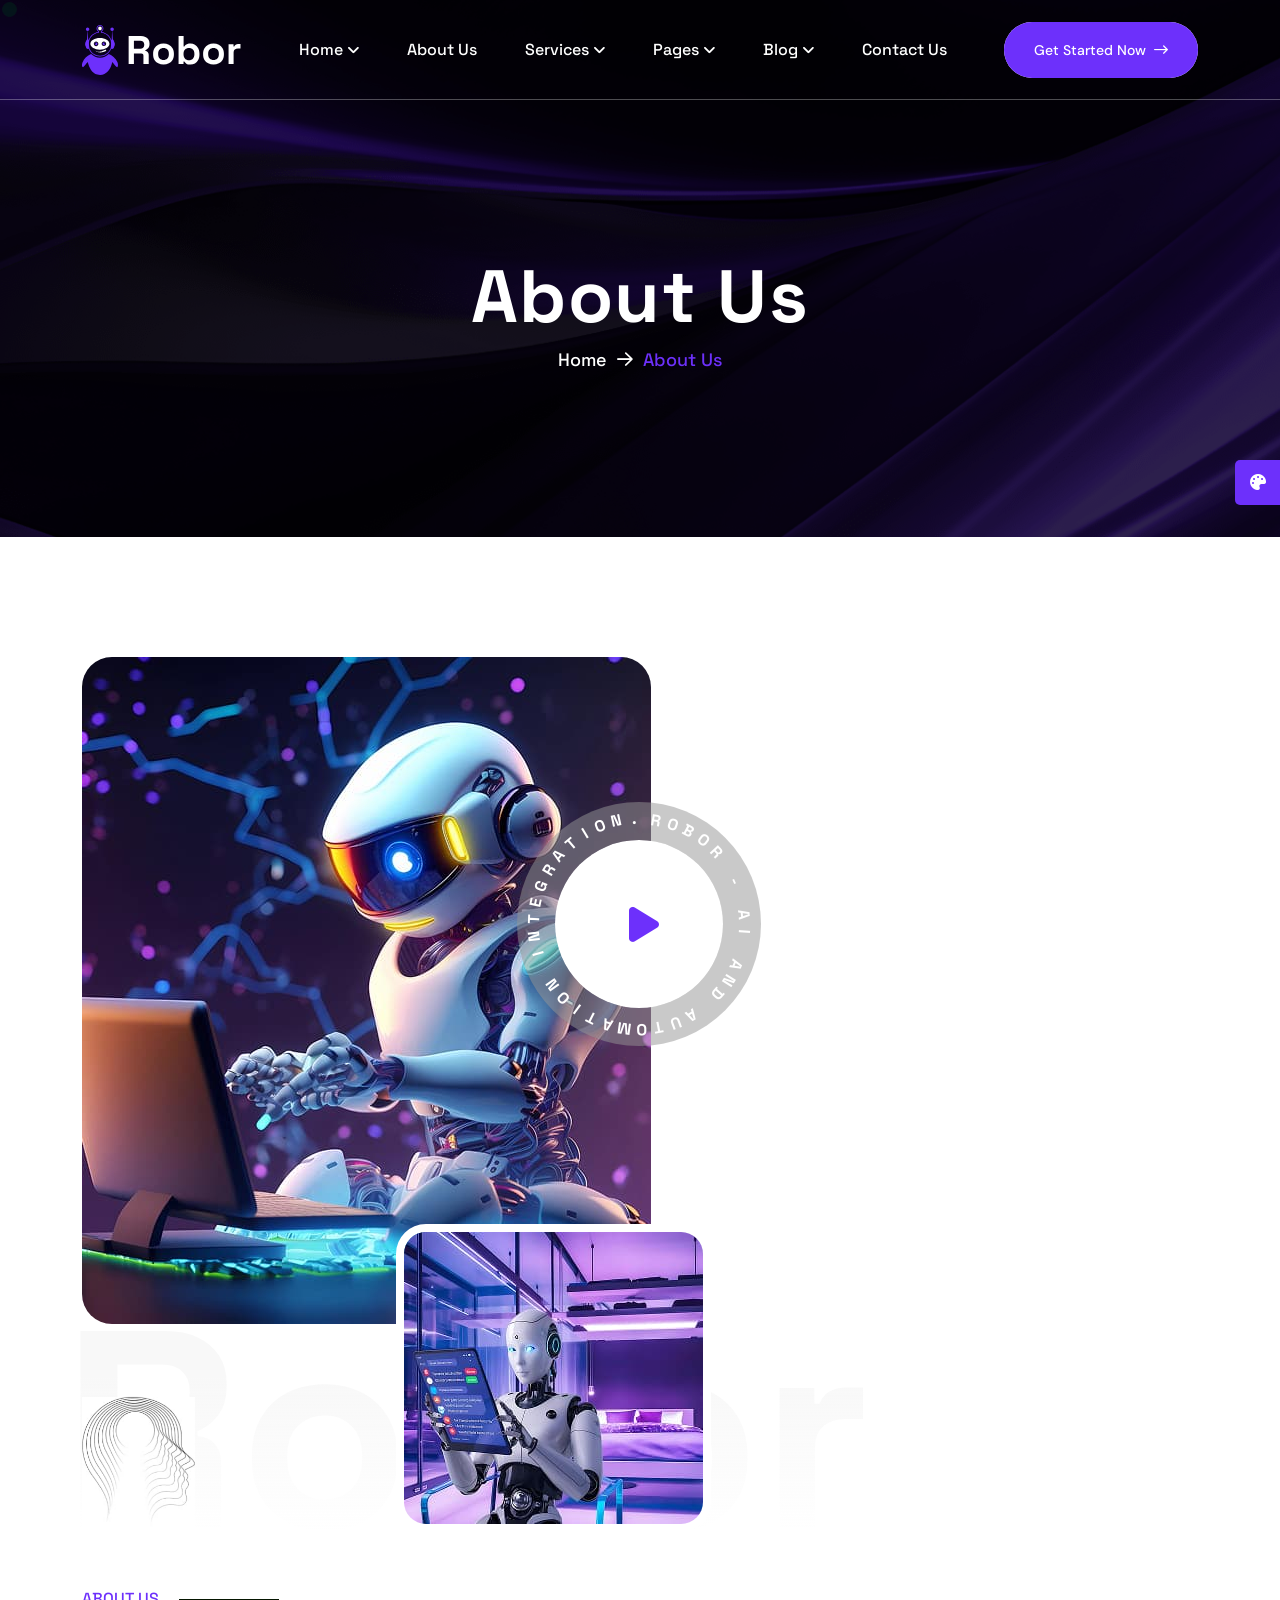
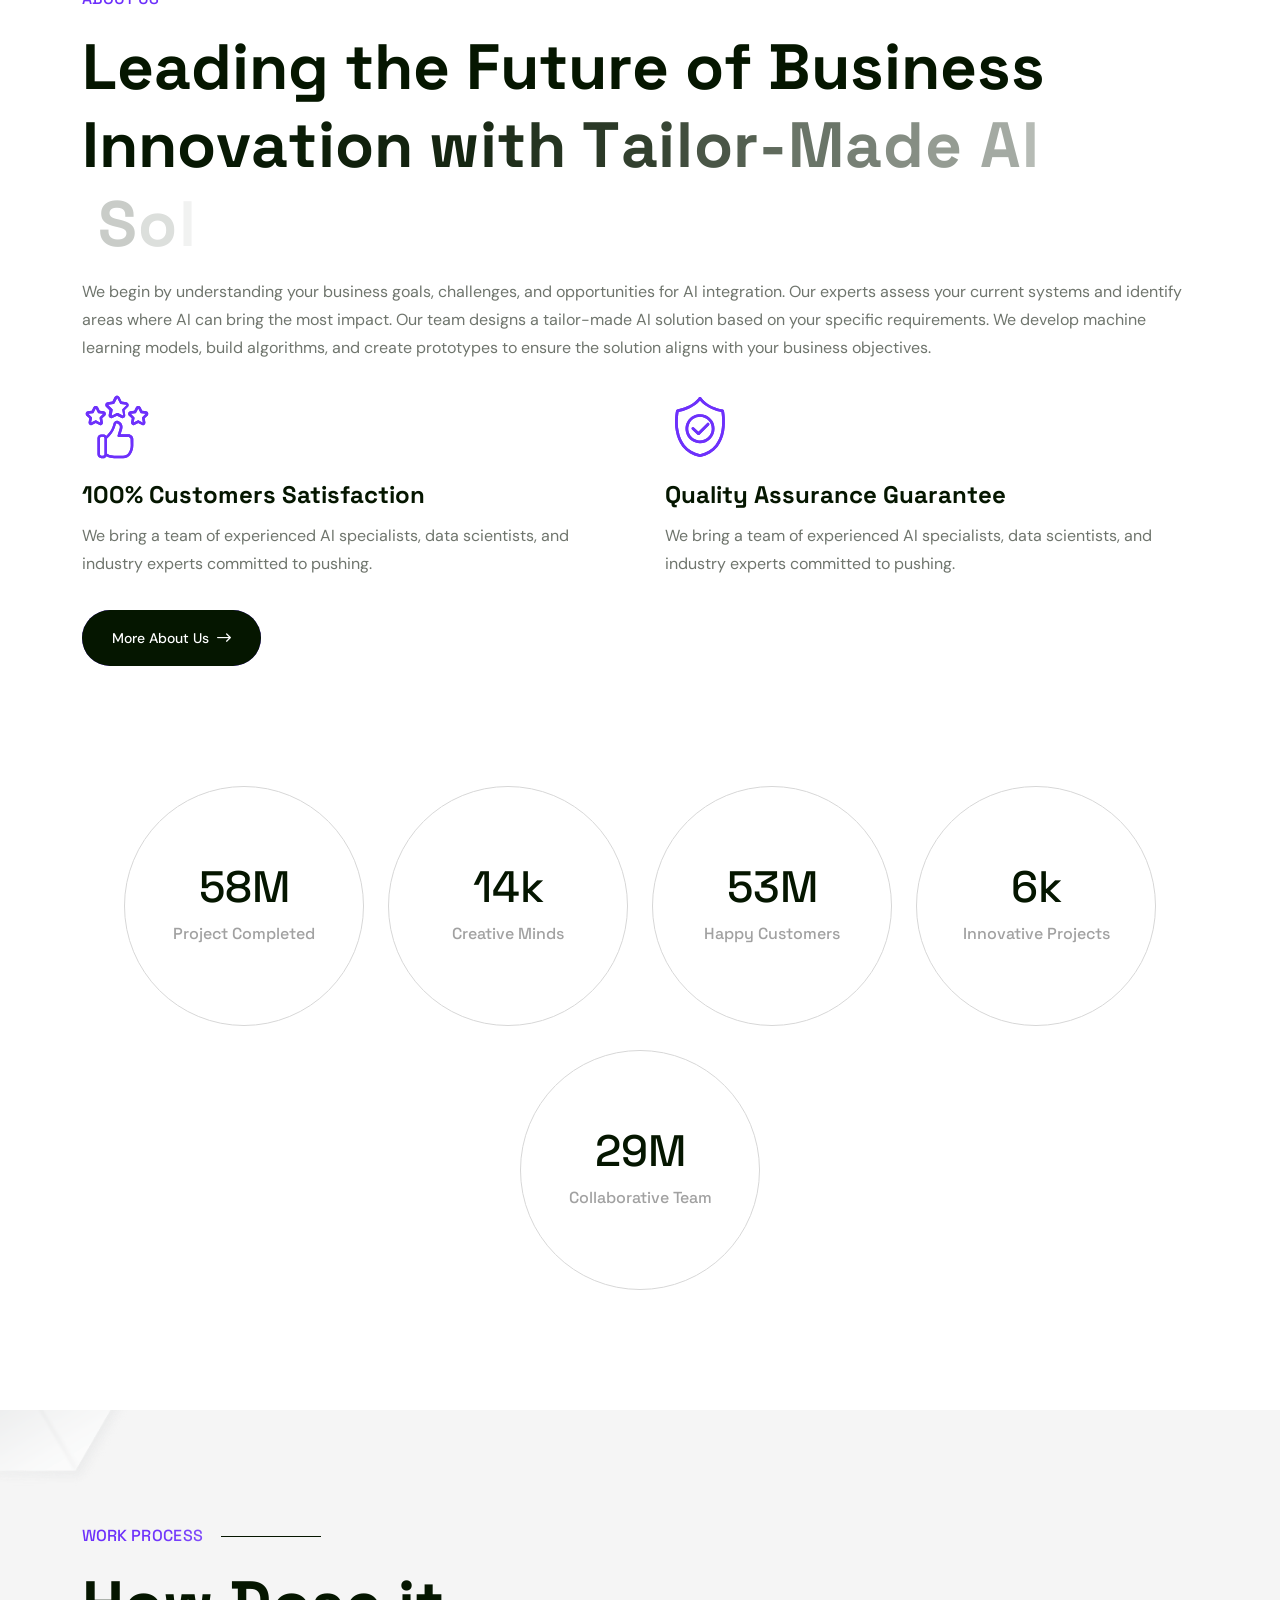
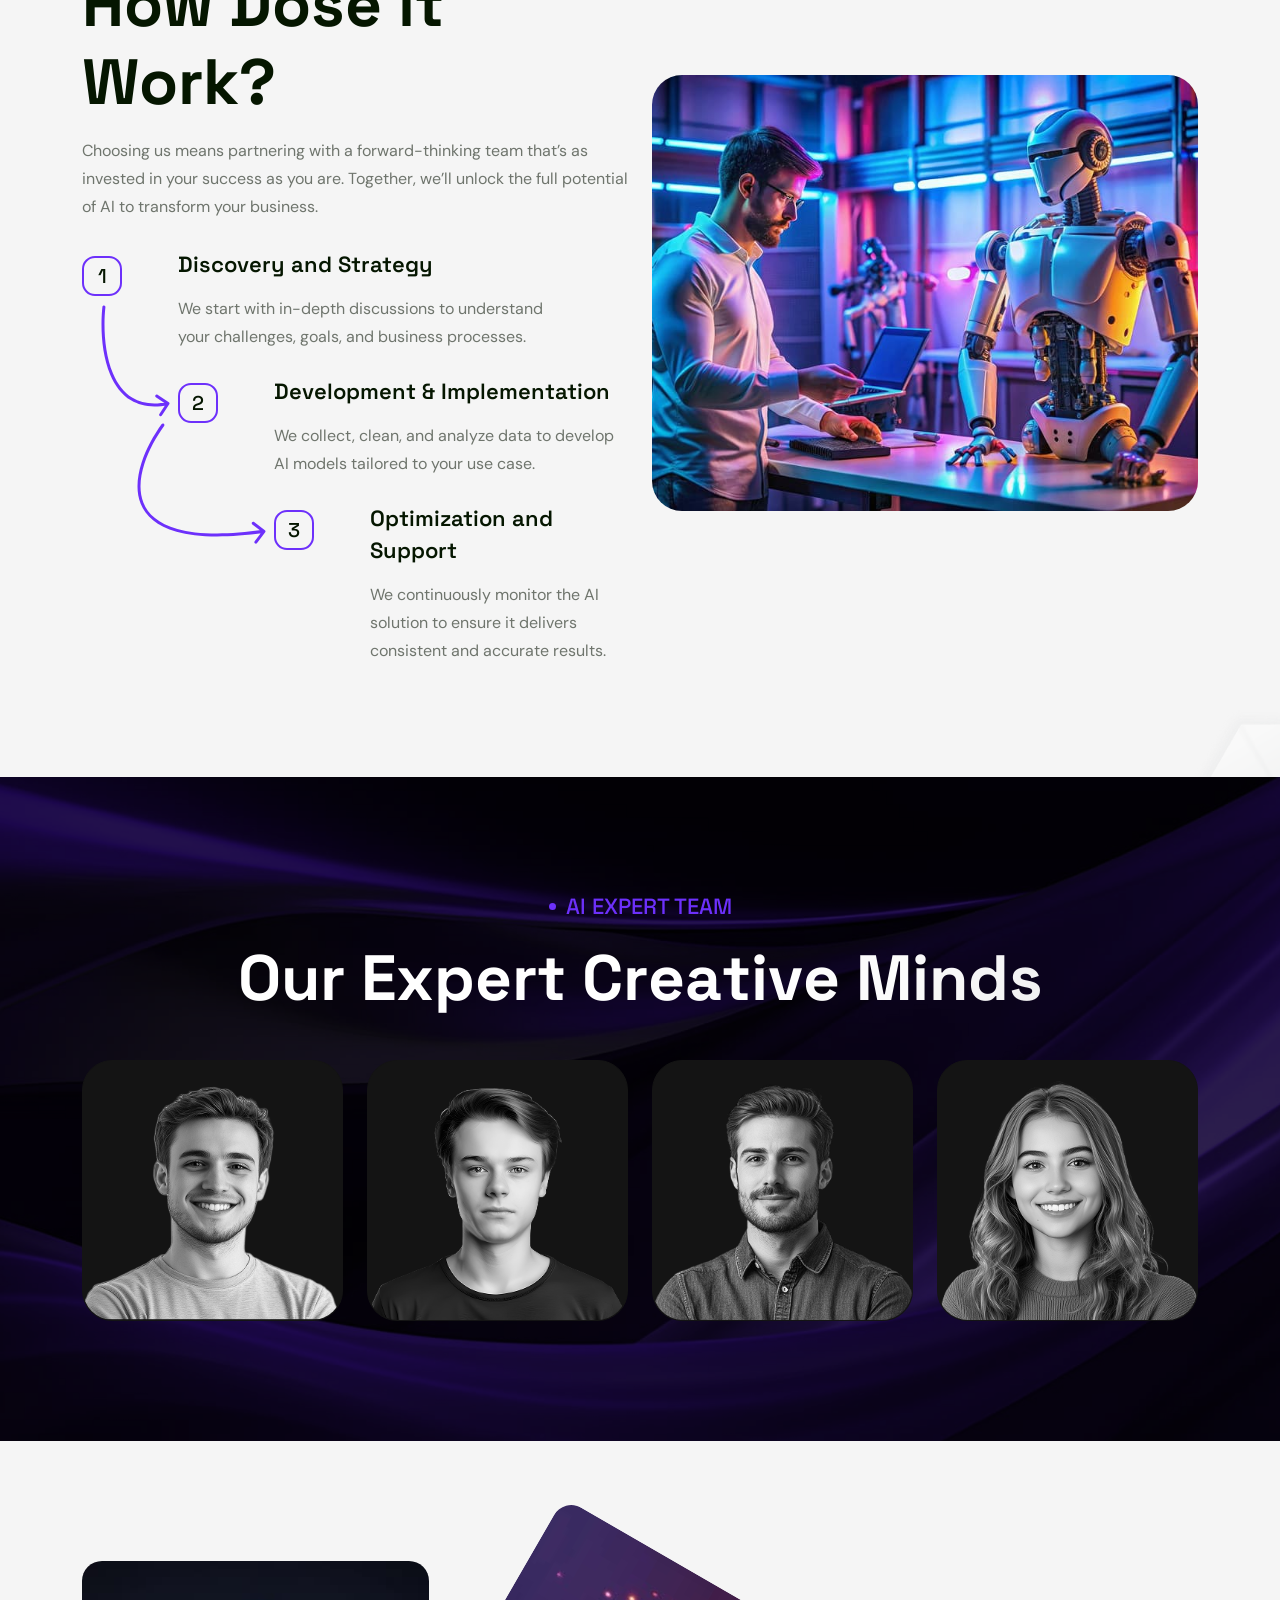
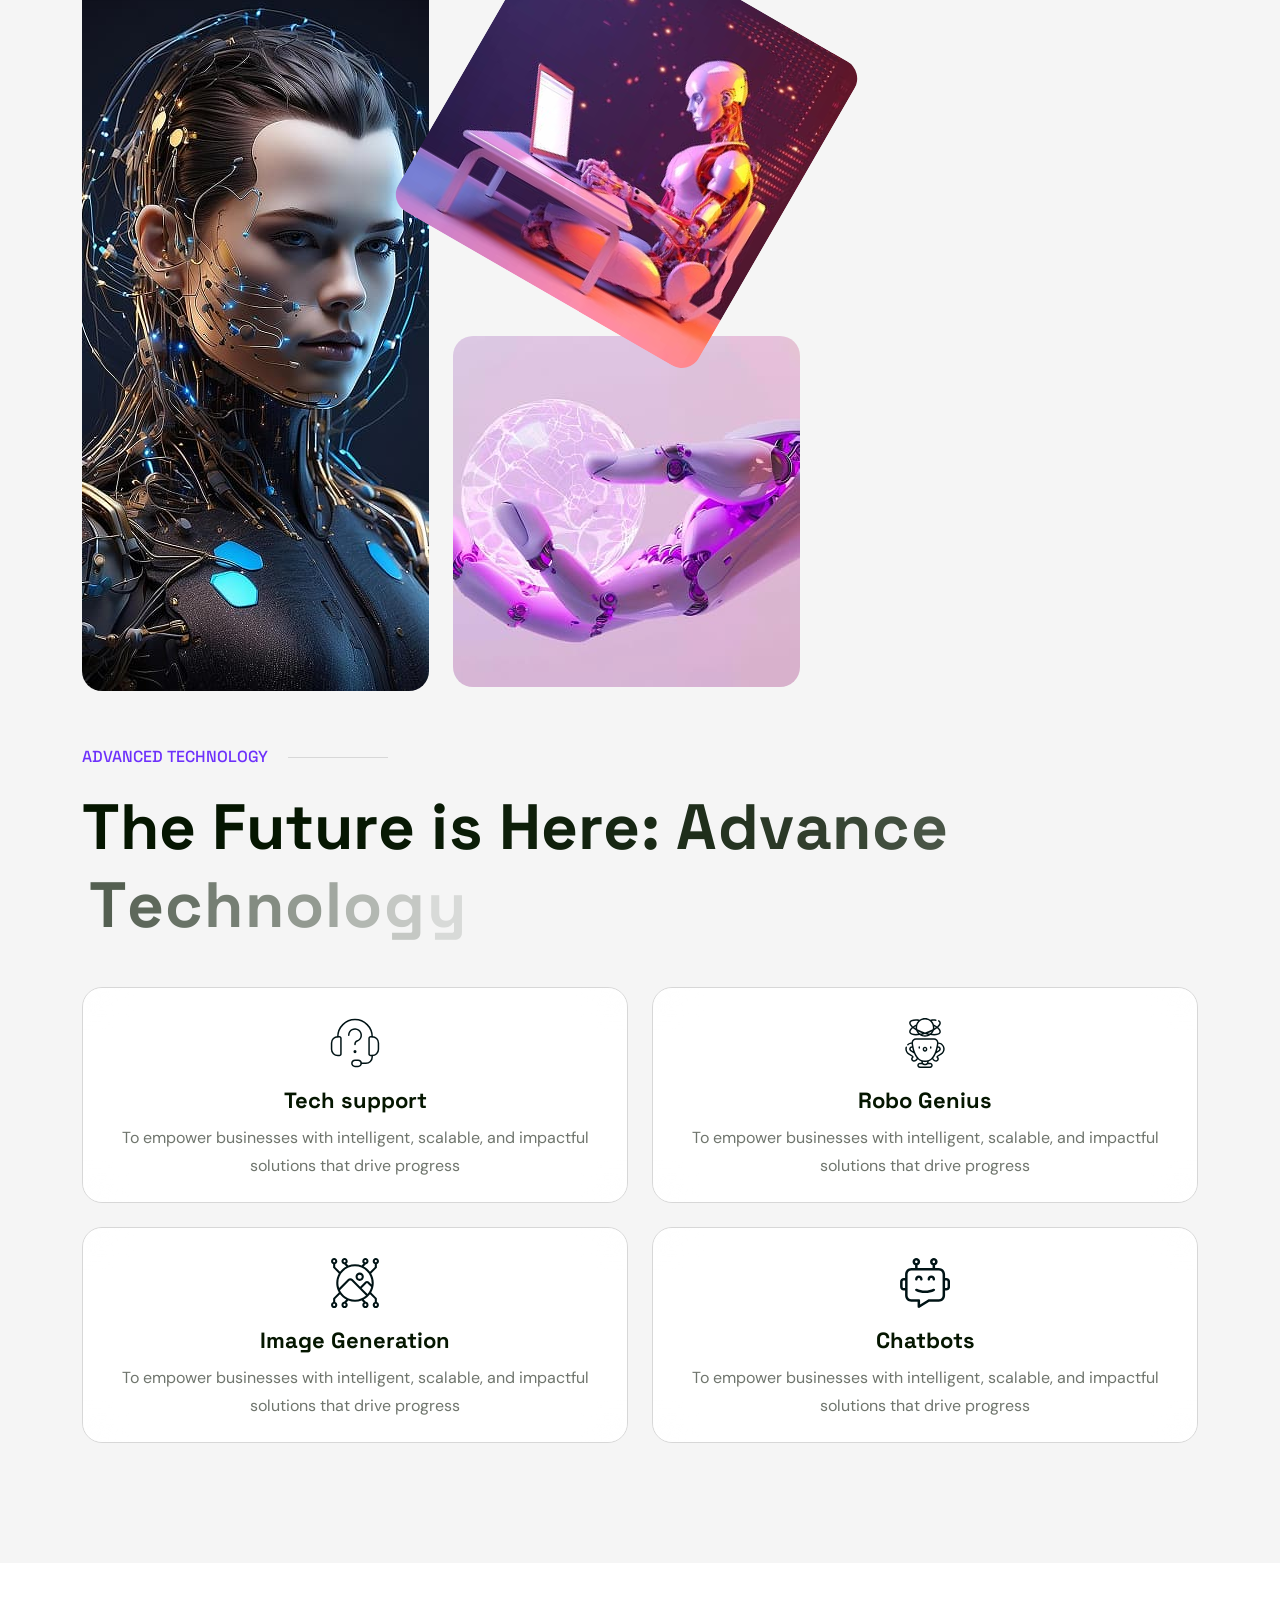
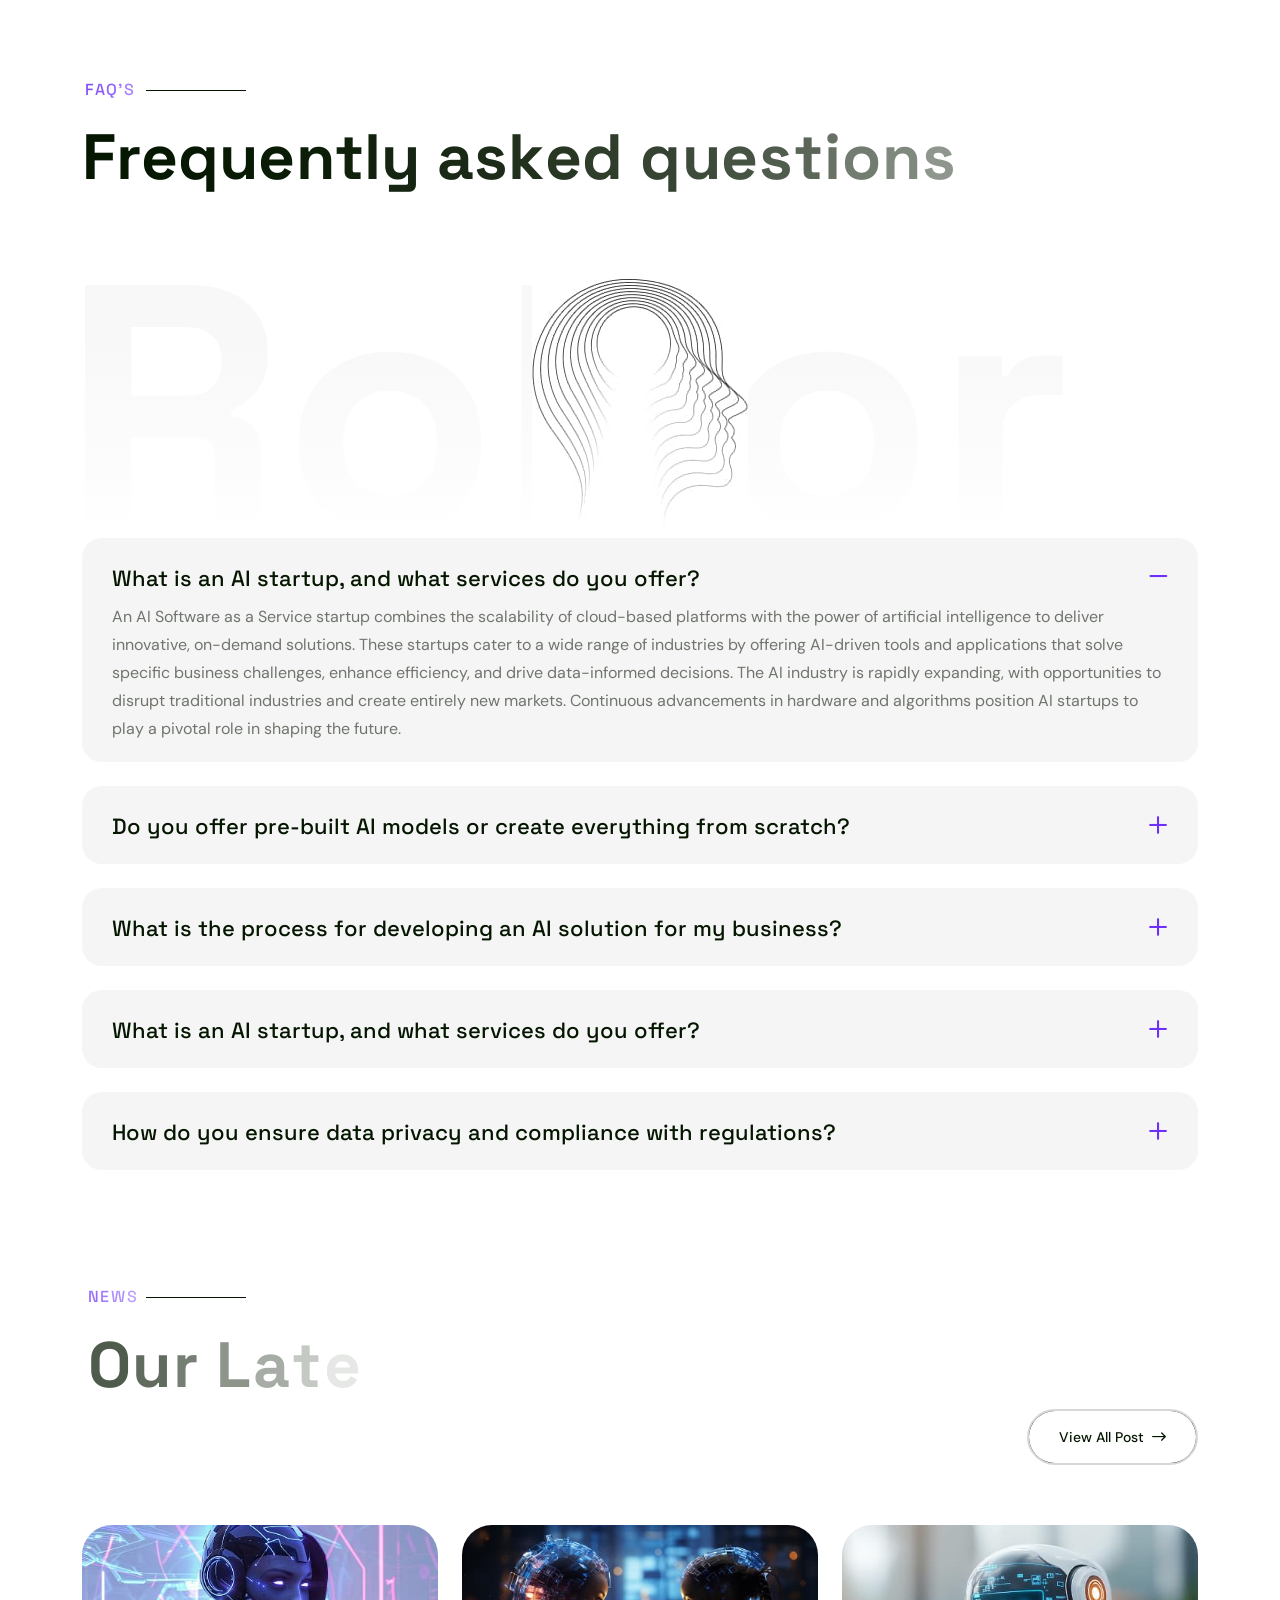
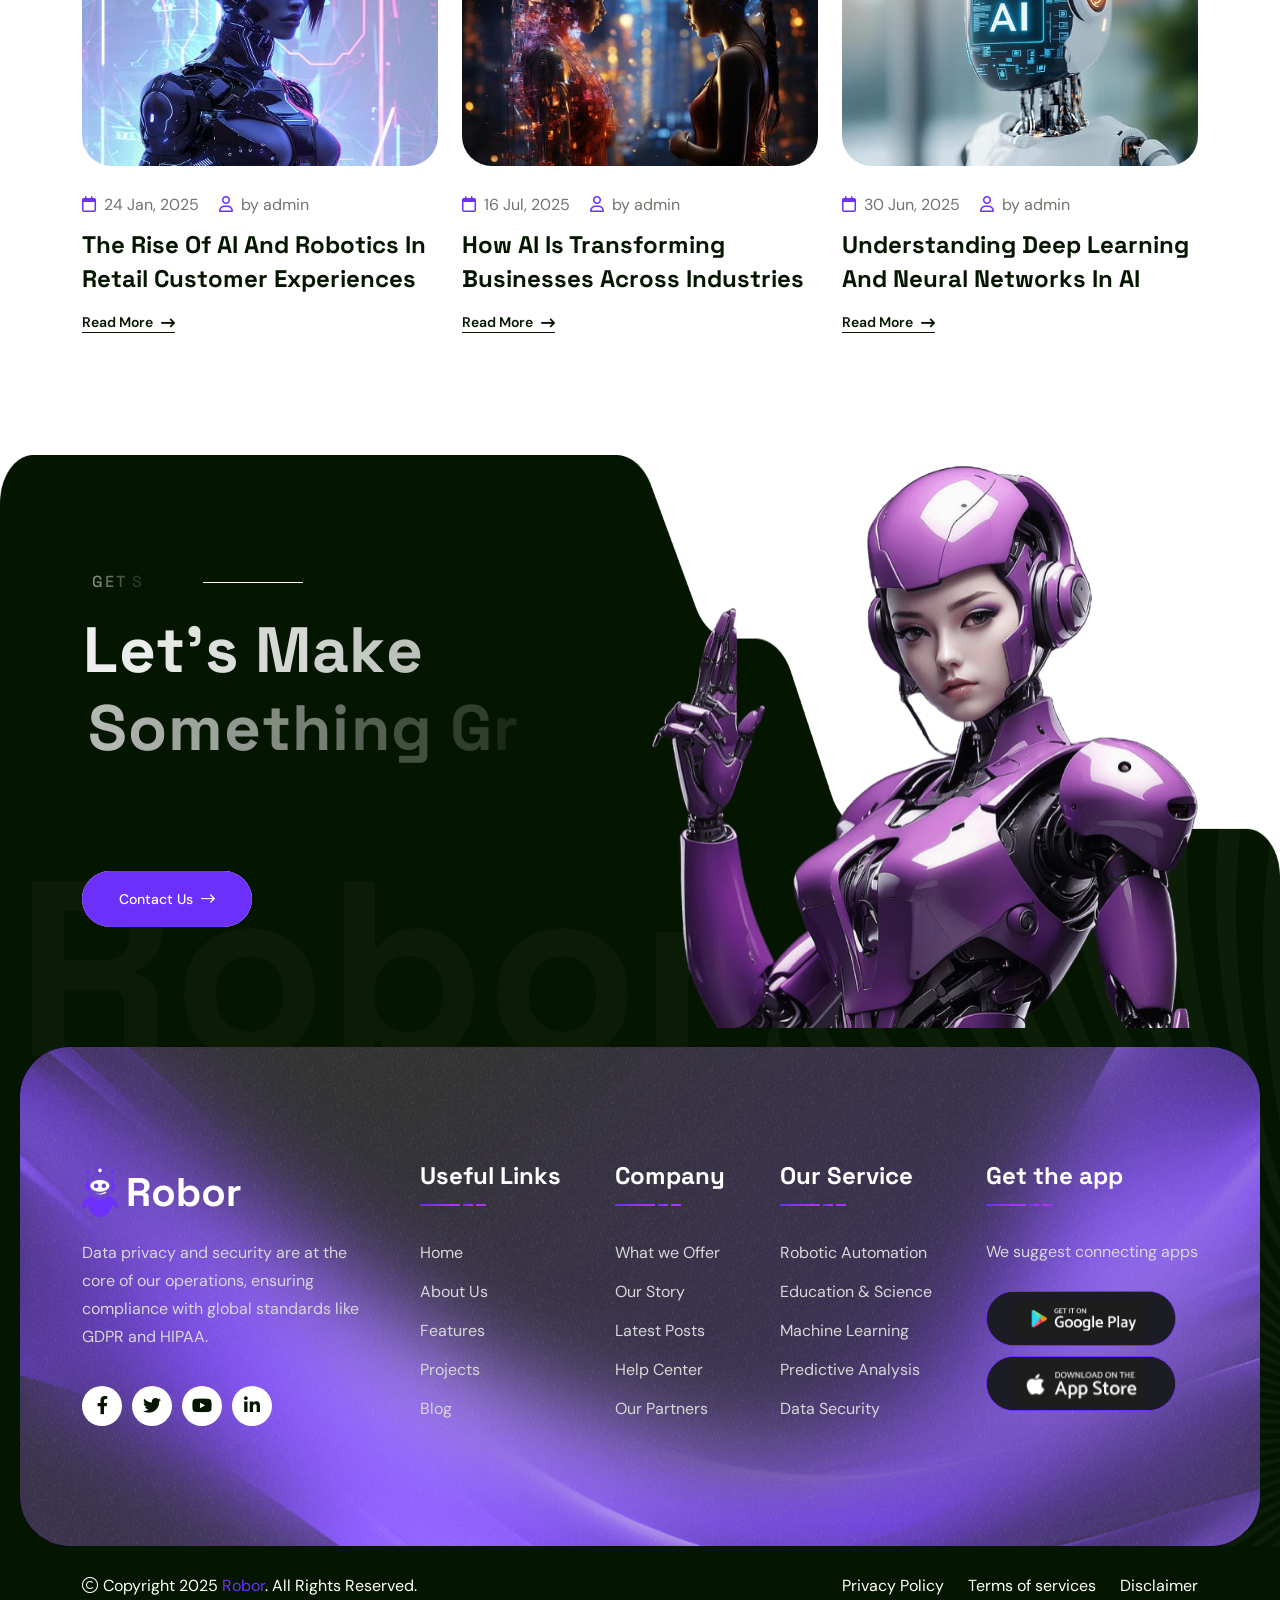
<file: about.html>
<!doctype html>
<html class="no-js" lang="zxx" dir="ltr">

<head>
    <meta charset="utf-8">
    <meta http-equiv="x-ua-compatible" content="ie=edge">
    <title>Robor - AI and Automation Integration HTML Template - About Us</title>
    <meta name="author" content="Robor">
    <meta name="description" content="Robor - AI and Automation Integration HTML Template">
    <meta name="keywords" content="Robor - AI and Automation Integration HTML Template">
    <meta name="robots" content="INDEX,FOLLOW">

    <!-- Mobile Specific Metas -->
    <meta name="viewport" content="width=device-width, initial-scale=1, shrink-to-fit=no">

    <!-- Favicons - Place favicon.ico in the root directory -->
    <link rel="apple-touch-icon" sizes="57x57" href="assets/img/favicons/apple-icon-57x57.png">
    <link rel="apple-touch-icon" sizes="60x60" href="assets/img/favicons/apple-icon-60x60.png">
    <link rel="apple-touch-icon" sizes="72x72" href="assets/img/favicons/apple-icon-72x72.png">
    <link rel="apple-touch-icon" sizes="76x76" href="assets/img/favicons/apple-icon-76x76.png">
    <link rel="apple-touch-icon" sizes="114x114" href="assets/img/favicons/apple-icon-114x114.png">
    <link rel="apple-touch-icon" sizes="120x120" href="assets/img/favicons/apple-icon-120x120.png">
    <link rel="apple-touch-icon" sizes="144x144" href="assets/img/favicons/apple-icon-144x144.png">
    <link rel="apple-touch-icon" sizes="152x152" href="assets/img/favicons/apple-icon-152x152.png">
    <link rel="apple-touch-icon" sizes="180x180" href="assets/img/favicons/apple-icon-180x180.png">
    <link rel="icon" type="image/png" sizes="192x192" href="assets/img/favicons/android-icon-192x192.png">
    <link rel="icon" type="image/png" sizes="32x32" href="assets/img/favicons/favicon-32x32.png">
    <link rel="icon" type="image/png" sizes="96x96" href="assets/img/favicons/favicon-96x96.png">
    <link rel="icon" type="image/png" sizes="16x16" href="assets/img/favicons/favicon-16x16.png">
    <link rel="manifest" href="assets/img/favicons/manifest.json">
    <meta name="msapplication-TileColor" content="#ffffff">
    <meta name="msapplication-TileImage" content="assets/img/favicons/ms-icon-144x144.png">
    <meta name="theme-color" content="#ffffff">

    <!--==============================
	  Google Fonts
	============================== -->
    <link rel="preconnect" href="https://fonts.googleapis.com">
    <link rel="preconnect" href="https://fonts.gstatic.com" crossorigin>
    <link href="https://fonts.googleapis.com/css2?family=DM+Sans:ital,opsz,wght@0,9..40,100..1000;1,9..40,100..1000&family=Space+Grotesk:wght@300..700&display=swap" rel="stylesheet">

    <!--==============================
	    All CSS File
	============================== -->
    <!-- Bootstrap -->
    <link rel="stylesheet" href="assets/css/bootstrap.min.css">
    <!-- Fontawesome Icon -->
    <link rel="stylesheet" href="assets/css/fontawesome.min.css">
    <!-- Magnific Popup -->
    <link rel="stylesheet" href="assets/css/magnific-popup.min.css">
    <!-- Swiper CSS -->
    <link rel="stylesheet" href="assets/css/swiper-bundle.min.css">
    <!-- Theme Custom CSS -->
    <link rel="stylesheet" href="assets/css/style.css">

</head>

<body class="">

    <!--[if lte IE 9]>
    	<p class="browserupgrade">You are using an <strong>outdated</strong> browser. Please <a href="https://browsehappy.com/">upgrade your browser</a> to improve your experience and security.</p>
  	<![endif]-->


    <!--********************************
   		Code Start From Here 
	******************************** -->
    <div class="cursor-follower"></div>

    <!-- slider drag cursor -->
    <!-- <div class="slider-drag-cursor"> DRAG </div> -->

    <!--==============================
     Preloader
  ==============================-->
    <div class="preloader ">
        <button class="th-btn preloaderCls">Cancel Preloader </button>
        <div class="preloader-inner">
            <div class="bounce">
                <img src="assets/img/logo-icon.svg" alt="img">
            </div>
            <span class="loader">
                Robor
                <span class="loading-text">Robor</span>
            </span>
        </div>
    </div>


    <!--==============================
    Mobile Menu
  ============================== -->
    <div class="th-menu-wrapper">
        <div class="th-menu-area text-center">
            <button class="th-menu-toggle"><i class="fal fa-times"></i></button>
            <div class="mobile-logo">
                <a href="index.html"><img src="assets/img/logo2.svg" alt="Robor"></a>
            </div>
            <div class="th-mobile-menu">
                <ul>
                    <li class="menu-item-has-children">
                        <a href="index.html">Home</a>
                        <ul class="sub-menu">
                            <li class="menu-item-has-children">
                                <a href="#">Multipage</a>
                                <ul class="sub-menu">
                                    <li><a href="index.html">Home I (AI Startup)</a></li>
                                    <li><a href="home-2.html">Home II (AI Technology)</a></li>
                                    <li><a href="home-3.html">Home III (AI Agency)</a></li>
                                </ul>
                            </li>
                            <li class="menu-item-has-children">
                                <a href="#">Onepage</a>
                                <ul class="sub-menu">
                                    <li><a href="home-1-op.html">Home I (AI Startup)</a></li>
                                    <li><a href="home-2-op.html">Home II (AI Technology)</a></li>
                                    <li><a href="home-3-op.html">Home III (AI Agency)</a></li>
                                </ul>
                            </li>
                        </ul>
                    </li>
                    <li><a href="about.html">About Us</a></li>
                    <li class="menu-item-has-children">
                        <a href="#">Services</a>
                        <ul class="sub-menu">
                            <li><a href="service.html">Services</a></li>
                            <li><a href="service-details.html">Service Details</a></li>
                        </ul>
                    </li>
                    <li class="menu-item-has-children">
                        <a href="#">Pages</a>
                        <ul class="sub-menu">
                            <li class="menu-item-has-children">
                                <a href="#">Shop</a>
                                <ul class="sub-menu">
                                    <li><a href="shop.html">Shop</a></li>
                                    <li><a href="shop-details.html">Shop Details</a></li>
                                    <li><a href="cart.html">Cart Page</a></li>
                                    <li><a href="checkout.html">Checkout</a></li>
                                    <li><a href="wishlist.html">Wishlist</a></li>
                                </ul>
                            </li>
                            <li><a href="project.html">Project</a></li>
                            <li><a href="project-details.html">Project Details</a></li>
                            <li><a href="team.html">Our Team</a></li>
                            <li><a href="team-details.html">Team Details</a></li>
                            <li><a href="chatbot.html">Chatbot Integration</a></li>
                            <li><a href="pricing.html">Pricing</a></li>
                            <li><a href="testimonial.html">Testimonial</a></li>
                            <li><a href="faq.html">FAQ'S Page</a></li>
                            <li><a href="ai-consulting.html">AI Consulting</a></li>
                            <li><a href="error.html">Error Page</a></li>
                        </ul>
                    </li>
                    <li class="menu-item-has-children">
                        <a href="#">Blog</a>
                        <ul class="sub-menu">
                            <li><a href="blog.html">Blog Standard</a></li>
                            <li><a href="blog-2.html">Blog Grid</a></li>
                            <li><a href="blog-details.html">Blog Details</a></li>
                        </ul>
                    </li>
                    <li>
                        <a href="contact.html">Contact Us</a>
                    </li>
                </ul>
            </div>
        </div>
    </div>
    <div class="color-scheme-wrap active">
        <button class="switchIcon"><i class="fa-solid fa-palette"></i></button>
        <h3 class="color-scheme-wrap-title text-center">Color Switcher</h3>
        <div class="color-switch-btns">
            <button data-color="#FF4F38"><i class="fa-solid fa-droplet"></i></button>
            <button data-color="#3282FB"><i class="fa-solid fa-droplet"></i></button>
            <button data-color="#6D30FB"><i class="fa-solid fa-droplet"></i></button>
            <button data-color="#27AE60"><i class="fa-solid fa-droplet"></i></button>
            <button data-color="#FF7E02"><i class="fa-solid fa-droplet"></i></button>
        </div>
    </div><!--==============================
	Header Area
==============================-->
    <header class="th-header header-default">
        <div class="sticky-wrapper">
            <!-- Main Menu Area -->
            <div class="menu-area">
                <div class="container">
                    <div class="row align-items-center justify-content-between">
                        <div class="col-auto">
                            <div class="header-logo">
                                <a href="index.html">
                                    <img src="assets/img/logo.svg" alt="Robor">
                                </a>
                            </div>
                        </div>
                        <div class="col-auto">
                            <nav class="main-menu d-none d-lg-inline-block">
                                <ul>
                                    <li class="menu-item-has-children">
                                        <a href="index.html">Home</a>
                                        <ul class="mega-menu mega-menu-content allow-natural-scroll">
                                            <li>
                                                <div class="container">
                                                    <div class="row gy-4">
                                                        <div class="col-lg-4">
                                                            <div class="mega-menu-box">
                                                                <div class="mega-menu-img">
                                                                    <img src="assets/img/pages/index.jpg" alt="Home One">
                                                                    <div class="btn-wrap">
                                                                        <a href="index.html" class="th-btn style3">Multipage</a>
                                                                        <a href="home-1-op.html" class="th-btn style3">Onepage</a>
                                                                    </div>
                                                                </div>
                                                                <h3 class="mega-menu-title"><a href="index.html">Home I (AI Startup)</a></h3>
                                                            </div>
                                                        </div>
                                                        <div class="col-lg-4">
                                                            <div class="mega-menu-box">
                                                                <div class="mega-menu-img">
                                                                    <img src="assets/img/pages/home-2.jpg" alt="Home Two">
                                                                    <div class="btn-wrap">
                                                                        <a href="home-2.html" class="th-btn style3">Multipage</a>
                                                                        <a href="home-2-op.html" class="th-btn style3">Onepage</a>
                                                                    </div>
                                                                </div>
                                                                <h3 class="mega-menu-title"><a href="home-2.html">Home II (AI Technology)</a></h3>
                                                            </div>
                                                        </div>
                                                        <div class="col-lg-4">
                                                            <div class="mega-menu-box">
                                                                <div class="mega-menu-img">
                                                                    <img src="assets/img/pages/home-3.jpg" alt="Home Three">
                                                                    <div class="btn-wrap">
                                                                        <a href="home-3.html" class="th-btn style3">Multipage</a>
                                                                        <a href="home-3-op.html" class="th-btn style3">Onepage</a>
                                                                    </div>
                                                                </div>
                                                                <h3 class="mega-menu-title"><a href="home-3.html">Home III (AI Agency)</a></h3>
                                                            </div>
                                                        </div>
                                                    </div>
                                                </div>
                                            </li>
                                        </ul>
                                    </li>
                                    <li><a href="about.html">About Us</a></li>
                                    <li class="menu-item-has-children">
                                        <a href="#">Services</a>
                                        <ul class="sub-menu">
                                            <li><a href="service.html">Services</a></li>
                                            <li><a href="service-details.html">Service Details</a></li>
                                        </ul>
                                    </li>
                                    <li class="menu-item-has-children">
                                        <a href="#">Pages</a>
                                        <ul class="sub-menu">
                                            <li class="menu-item-has-children">
                                                <a href="#">Shop</a>
                                                <ul class="sub-menu">
                                                    <li><a href="shop.html">Shop</a></li>
                                                    <li><a href="shop-details.html">Shop Details</a></li>
                                                    <li><a href="cart.html">Cart Page</a></li>
                                                    <li><a href="checkout.html">Checkout</a></li>
                                                    <li><a href="wishlist.html">Wishlist</a></li>
                                                </ul>
                                            </li>
                                            <li><a href="project.html">Project</a></li>
                                            <li><a href="project-details.html">Project Details</a></li>
                                            <li><a href="team.html">Our Team</a></li>
                                            <li><a href="team-details.html">Team Details</a></li>
                                            <li><a href="chatbot.html">Chatbot Integration</a></li>
                                            <li><a href="pricing.html">Pricing</a></li>
                                            <li><a href="testimonial.html">Testimonial</a></li>
                                            <li><a href="faq.html">FAQ'S Page</a></li>
                                            <li><a href="ai-consulting.html">AI Consulting</a></li>
                                            <li><a href="error.html">Error Page</a></li>
                                        </ul>
                                    </li>
                                    <li class="menu-item-has-children">
                                        <a href="#">Blog</a>
                                        <ul class="sub-menu">
                                            <li><a href="blog.html">Blog Standard</a></li>
                                            <li><a href="blog-2.html">Blog Grid</a></li>
                                            <li><a href="blog-details.html">Blog Details</a></li>
                                        </ul>
                                    </li>
                                    <li>
                                        <a href="contact.html">Contact Us</a>
                                    </li>
                                </ul>
                            </nav>
                            <div class="header-button d-flex d-lg-none">
                                <button type="button" class="th-menu-toggle icon-btn"><i class="far fa-bars"></i></button>
                            </div>
                        </div>
                        <div class="col-auto d-xl-block d-none">
                            <div class="header-button">
                                <a href="contact.html" class="th-btn style2">Get Started Now <i class="far fa-long-arrow-right ms-2"></i></a>
                            </div>
                        </div>
                    </div>
                </div>
            </div>
        </div>
    </header>


    <!--==============================
    Breadcumb
============================== -->
    <div class="breadcumb-wrapper " data-bg-src="assets/img/bg/breadcumb-bg.png" data-overlay="black" data-opacity="7">
        <div class="container">
            <div class="row">
                <div class="col-xxl-12">
                    <div class="breadcumb-content">
                        <h1 class="breadcumb-title text-anim" data-cue="slideInUp" data-delay="100">About Us</h1>
                        <ul class="breadcumb-menu" data-cue="slideInUp" data-delay="300">
                            <li><a href="index.html">Home</a></li>
                            <li>About Us</li>
                        </ul>
                    </div>
                </div>
            </div>
        </div>
    </div><!--==============================
About Area  
==============================-->
    <div class="overflow-hidden space overflow-hidden" id="about-sec">
        <div class="container">
            <div class="row gy-60 gx-80 align-items-start">
                <div class="col-xxl-6">
                    <div class="img-box4" data-cue="slideInLeft">
                        <div class="img1">
                            <img src="assets/img/normal/about-thumb4-1.jpg" alt="About">
                        </div>
                        <div class="img2 movingX">
                            <img src="assets/img/normal/about-thumb4-2.jpg" alt="img">
                        </div>
                        <div class="circle-tag">
                            <span class="circle-title-anime">ROBOR - AI AND AUTOMATION INTEGRATION.</span>
                            <a href="https://www.youtube.com/watch?v=_sI_Ps7JSEk" class="play-btn popup-video">
                                <i class="fa-sharp fa-solid fa-play"></i>
                            </a>
                        </div>
                        <div class="img3">
                            <div class="thumb" data-cue="slideInUp" data-delay="300">
                                <img src="assets/img/normal/about-thumb1-3.jpg" alt="About">
                            </div>
                            <div class="shadow-text">Robor</div>
                        </div>
                    </div>
                </div>
                <div class="col-xxl-6">
                    <div class="about-wrap4">
                        <div class="title-area mb-30">
                            <span class="sub-title style2 before-none text-anim" data-cue="slideInLeft" data-delay="200">About Us</span>
                            <h2 class="sec-title mb-0 text-anim2" data-cue="slideInLeft" data-delay="300">Leading the Future of Business Innovation with Tailor-Made AI Solutions</h2>
                            <p class="mt-15" data-cue="slideInUp" data-delay="400">We begin by understanding your business goals, challenges, and opportunities for AI integration. Our experts assess your current systems and identify areas where AI can bring the most impact. Our team designs a tailor-made AI solution based on your specific requirements. We develop machine learning models, build algorithms, and create prototypes to ensure the solution aligns with your business objectives. </p>
                        </div>
                        <div class="about-feature-card-wrap">
                            <div class="about-feature-card" data-cue="slideInUp">
                                <div class="box-icon">
                                    <div class="color-masking">
                                        <div class="masking-src" data-mask-src="assets/img/icon/about-feature-icon1-1.svg"></div>
                                        <img src="assets/img/icon/about-feature-icon1-1.svg" alt="icon">
                                    </div>
                                </div>
                                <div class="media-body">
                                    <h4 class="box-title">100% Customers Satisfaction</h4>
                                    <p class="box-text">We bring a team of experienced AI specialists, data scientists, and industry experts committed to pushing.</p>
                                </div>
                            </div>
                            <div class="about-feature-card" data-cue="slideInUp" data-delay="300">
                                <div class="box-icon">
                                    <div class="color-masking">
                                        <div class="masking-src" data-mask-src="assets/img/icon/about-feature-icon1-2.svg"></div>
                                        <img src="assets/img/icon/about-feature-icon1-2.svg" alt="icon">
                                    </div>
                                </div>
                                <div class="media-body">
                                    <h4 class="box-title">Quality Assurance Guarantee</h4>
                                    <p class="box-text">We bring a team of experienced AI specialists, data scientists, and industry experts committed to pushing.</p>
                                </div>
                            </div>
                        </div>
                        <div class="btn-wrap mt-40" data-cue="slideInUp">
                            <a class="th-btn" href="about.html">More About Us <i class="far fa-long-arrow-right ms-2"></i></a>
                        </div>
                    </div>
                </div>
            </div>
        </div>
    </div>
    <!--==============================
Counter Area  
==============================-->
    <div class="counter-area-2 space-bottom overflow-hidden">
        <div class="container">
            <div class="counter-wrap2">
                <div class="counter-card2 style2" data-cue="slideInUp">
                    <div class="media-body">
                        <h2 class="box-number"><span class="counter-number">68</span>M</h2>
                        <p class="box-text">Project Completed</p>
                    </div>
                </div>
                <div class="counter-card2 style2" data-cue="slideInUp">
                    <div class="media-body">
                        <h2 class="box-number"><span class="counter-number">16</span>k</h2>
                        <p class="box-text">Creative Minds</p>
                    </div>
                </div>
                <div class="counter-card2 style2" data-cue="slideInUp">
                    <div class="media-body">
                        <h2 class="box-number"><span class="counter-number">62</span>M</h2>
                        <p class="box-text">Happy Customers</p>
                    </div>
                </div>
                <div class="counter-card2 style2" data-cue="slideInUp">
                    <div class="media-body">
                        <h2 class="box-number"><span class="counter-number">7</span>k</h2>
                        <p class="box-text">Innovative Projects</p>
                    </div>
                </div>
                <div class="counter-card2 style2" data-cue="slideInUp">
                    <div class="media-body">
                        <h2 class="box-number"><span class="counter-number">38</span>M</h2>
                        <p class="box-text">Collaborative Team</p>
                    </div>
                </div>
            </div>
        </div>
    </div><!--==============================
Process Area  
==============================-->
    <section class="position-relative space bg-smoke overflow-hidden" data-bg-src="assets/img/bg/about-bg-1-1.png">
        <div class="container">
            <div class="row gy-60 gx-80 align-items-center flex-row-reverse">
                <div class="col-xl-6">
                    <div class="process-img-box2" data-cue="slideInRight">
                        <img src="assets/img/process/process_2_1.jpg" alt="img">
                    </div>
                </div>
                <div class="col-xl-6">
                    <div class="title-area mb-35">
                        <span class="sub-title style2 before-none text-anim" data-cue="slideInUp">Work Process</span>
                        <h2 class="sec-title mb-0 text-anim2" data-cue="slideInUp">How Dose it Work?</h2>
                        <p class="mt-15" data-cue="slideInUp">Choosing us means partnering with a forward-thinking team that’s as invested in your success as you are. Together, we’ll unlock the full potential of AI to transform your business.</p>
                    </div>
                    <div class="process-wrap2">
                        <div class="process-card2" data-cue="slideInUp">
                            <div class="process-arrow">
                                <img src="assets/img/icon/process-arrow2-1.svg" alt="icon">
                            </div>
                            <span class="box-number">1</span>
                            <div class="box-content">
                                <h3 class="box-title">Discovery and Strategy</h3>
                                <p class="box-text">We start with in-depth discussions to understand your challenges, goals, and business processes.</p>
                            </div>
                        </div>
                        <div class="process-card2" data-cue="slideInUp">
                            <div class="process-arrow">
                                <img src="assets/img/icon/process-arrow2-2.svg" alt="icon">
                            </div>
                            <span class="box-number">2</span>
                            <div class="box-content">
                                <h3 class="box-title">Development & Implementation</h3>
                                <p class="box-text">We collect, clean, and analyze data to develop AI models tailored to your use case.</p>
                            </div>
                        </div>
                        <div class="process-card2" data-cue="slideInUp">
                            <div class="process-arrow">
                                <img src="assets/img/icon/process-arrow2-1.svg" alt="icon">
                            </div>
                            <span class="box-number">3</span>
                            <div class="box-content">
                                <h3 class="box-title">Optimization and Support</h3>
                                <p class="box-text">We continuously monitor the AI solution to ensure it delivers consistent and accurate results.</p>
                            </div>
                        </div>
                    </div>
                </div>

            </div>
        </div>
    </section><!--==============================
Team Area  
==============================-->
    <section class="space bg-title overflow-hidden team-bg-theme" id="team-sec" data-bg-src="assets/img/bg/team-bg-3.jpg">
        <div class="container">
            <div class="row justify-content-center">
                <div class="col-xl-12">
                    <div class="title-area text-center">
                        <span class="sub-title2 text-theme text-uppercase mb-30" data-cue="slideInUp">AI Expert Team</span>
                        <h2 class="sec-title text-white fw-bold text-anim2" data-cue="slideInUp">Our Expert Creative Minds</h2>
                    </div>
                </div>
            </div>
            <div class="row gy-4 justify-content-center">
                <div class="col-xl-3 col-lg-4 col-md-6">
                    <div class="th-team team-card" data-cue="slideInUp">
                        <div class="team-img">
                            <img src="assets/img/team/team_1_1.png" alt="Team">
                        </div>
                        <div class="team-card-content">
                            <h3 class="box-title"><a href="team-details.html">Alex Javed</a></h3>
                        </div>
                        <div class="th-social">
                            <a target="_blank" href="https://facebook.com/"><i class="fab fa-facebook-f"></i></a>
                            <a target="_blank" href="https://twitter.com/"><i class="fab fa-twitter"></i></a>
                            <a target="_blank" href="https://instagram.com/"><i class="fab fa-instagram"></i></a>
                            <a target="_blank" href="https://whatsapp.com/"><i class="fab fa-whatsapp"></i></a>
                        </div>
                    </div>
                </div>

                <div class="col-xl-3 col-lg-4 col-md-6">
                    <div class="th-team team-card" data-cue="slideInUp">
                        <div class="team-img">
                            <img src="assets/img/team/team_1_2.png" alt="Team">
                        </div>
                        <div class="team-card-content">
                            <h3 class="box-title"><a href="team-details.html">Jenny William</a></h3>
                        </div>
                        <div class="th-social">
                            <a target="_blank" href="https://facebook.com/"><i class="fab fa-facebook-f"></i></a>
                            <a target="_blank" href="https://twitter.com/"><i class="fab fa-twitter"></i></a>
                            <a target="_blank" href="https://instagram.com/"><i class="fab fa-instagram"></i></a>
                            <a target="_blank" href="https://whatsapp.com/"><i class="fab fa-whatsapp"></i></a>
                        </div>
                    </div>
                </div>

                <div class="col-xl-3 col-lg-4 col-md-6">
                    <div class="th-team team-card" data-cue="slideInUp">
                        <div class="team-img">
                            <img src="assets/img/team/team_1_3.png" alt="Team">
                        </div>
                        <div class="team-card-content">
                            <h3 class="box-title"><a href="team-details.html">Daniel Thomas</a></h3>
                        </div>
                        <div class="th-social">
                            <a target="_blank" href="https://facebook.com/"><i class="fab fa-facebook-f"></i></a>
                            <a target="_blank" href="https://twitter.com/"><i class="fab fa-twitter"></i></a>
                            <a target="_blank" href="https://instagram.com/"><i class="fab fa-instagram"></i></a>
                            <a target="_blank" href="https://whatsapp.com/"><i class="fab fa-whatsapp"></i></a>
                        </div>
                    </div>
                </div>

                <div class="col-xl-3 col-lg-4 col-md-6">
                    <div class="th-team team-card" data-cue="slideInUp">
                        <div class="team-img">
                            <img src="assets/img/team/team_1_4.png" alt="Team">
                        </div>
                        <div class="team-card-content">
                            <h3 class="box-title"><a href="team-details.html">Jessica Lauren</a></h3>
                        </div>
                        <div class="th-social">
                            <a target="_blank" href="https://facebook.com/"><i class="fab fa-facebook-f"></i></a>
                            <a target="_blank" href="https://twitter.com/"><i class="fab fa-twitter"></i></a>
                            <a target="_blank" href="https://instagram.com/"><i class="fab fa-instagram"></i></a>
                            <a target="_blank" href="https://whatsapp.com/"><i class="fab fa-whatsapp"></i></a>
                        </div>
                    </div>
                </div>

            </div>
        </div>
    </section>

    <!--==============================
Feature Area  
==============================-->
    <section class="space bg-smoke overflow-hidden">
        <div class="container">
            <div class="row gy-60 gx-80 flex-row-reverse">
                <div class="col-xxl-6 align-self-end">
                    <div class="feature-img-box4" data-cue="slideInRight">
                        <div class="row gy-4">
                            <div class="col-md-6">
                                <div class="img1">
                                    <img src="assets/img/feature/4-1.jpg" alt="img">
                                </div>
                            </div>
                            <div class="col-md-6">
                                <div class="img2 mb-4">
                                    <img src="assets/img/feature/4-2.jpg" alt="img">
                                </div>
                                <div class="img3">
                                    <img src="assets/img/feature/4-3.jpg" alt="img">
                                </div>
                            </div>
                        </div>
                    </div>
                </div>
                <div class="col-xxl-6">
                    <div class="title-area">
                        <span class="sub-title before-none text-uppercase mb-30" data-cue="slideInUp">Advanced Technology</span>
                        <h2 class="sec-title fw-bold text-anim2" data-cue="slideInUp">The Future is Here: Advance Technology</h2>
                    </div>
                    <div class="row gy-4">
                        <div class="col-md-6" data-cue="slideInUp">
                            <div class="feature-card style3">
                                <div class="box-icon">
                                    <img src="assets/img/icon/feature-icon4-1.svg" alt="icon">
                                </div>
                                <h3 class="box-title">Tech support</h3>
                                <p class="box-text">To empower businesses with intelligent, scalable, and impactful solutions that drive progress</p>
                            </div>
                        </div>
                        <div class="col-md-6" data-cue="slideInUp">
                            <div class="feature-card style3">
                                <div class="box-icon">
                                    <img src="assets/img/icon/feature-icon4-2.svg" alt="icon">
                                </div>
                                <h3 class="box-title">Robo Genius</h3>
                                <p class="box-text">To empower businesses with intelligent, scalable, and impactful solutions that drive progress</p>
                            </div>
                        </div>
                        <div class="col-md-6" data-cue="slideInUp">
                            <div class="feature-card style3">
                                <div class="box-icon">
                                    <img src="assets/img/icon/feature-icon4-3.svg" alt="icon">
                                </div>
                                <h3 class="box-title">Image Generation</h3>
                                <p class="box-text">To empower businesses with intelligent, scalable, and impactful solutions that drive progress</p>
                            </div>
                        </div>
                        <div class="col-md-6" data-cue="slideInUp">
                            <div class="feature-card style3">
                                <div class="box-icon">
                                    <img src="assets/img/icon/feature-icon4-4.svg" alt="icon">
                                </div>
                                <h3 class="box-title">Chatbots</h3>
                                <p class="box-text">To empower businesses with intelligent, scalable, and impactful solutions that drive progress</p>
                            </div>
                        </div>

                    </div>
                </div>

            </div>
        </div>
    </section>
    <!--==============================
Faq Area
==============================-->
    <div class="overflow-hidden space-top overflow-hidden">
        <div class="container">
            <div class="row gy-40">
                <div class="col-xxl-6">
                    <div class="title-area">
                        <span class="sub-title style2 before-none text-anim" data-cue="slideInUp">Faq’s</span>
                        <h2 class="sec-title text-anim2" data-cue="slideInLeft">Frequently asked
                            questions</h2>
                    </div>
                </div>
                <div class="col-xxl-6 align-self-center">
                    <div class="img-box1">
                        <div class="img2" data-cue="slideInUp">
                            <img src="assets/img/normal/about-thumb1-3.jpg" alt="About">
                        </div>
                        <div class="shadow-text">Robor</div>
                    </div>
                </div>
            </div>

            <!--==============================
Faq Area
==============================-->
            <div class="faq-wrap1">
                <div class="accordion" id="faqAccordion">


                    <div class="accordion-card" data-cue="slideInUp">
                        <div class="accordion-header" id="collapse-item-1">
                            <button class="accordion-button " type="button" data-bs-toggle="collapse" data-bs-target="#collapse-1" aria-expanded="true" aria-controls="collapse-1">What is an AI startup, and what services do you offer?</button>
                        </div>
                        <div id="collapse-1" class="accordion-collapse collapse show" aria-labelledby="collapse-item-1" data-bs-parent="#faqAccordion">
                            <div class="accordion-body">
                                <p class="faq-text">An AI Software as a Service startup combines the scalability of cloud-based platforms with the power of artificial intelligence to deliver innovative, on-demand solutions. These startups cater to a wide range of industries by offering AI-driven tools and applications that solve specific business challenges, enhance efficiency, and drive data-informed decisions. The AI industry is rapidly expanding, with opportunities to disrupt traditional industries and create entirely new markets. Continuous advancements in hardware and algorithms position AI startups to play a pivotal role in shaping the future.</p>
                            </div>
                        </div>
                    </div>


                    <div class="accordion-card" data-cue="slideInUp">
                        <div class="accordion-header" id="collapse-item-2">
                            <button class="accordion-button collapsed" type="button" data-bs-toggle="collapse" data-bs-target="#collapse-2" aria-expanded="false" aria-controls="collapse-2">Do you offer pre-built AI models or create everything from scratch?</button>
                        </div>
                        <div id="collapse-2" class="accordion-collapse collapse " aria-labelledby="collapse-item-2" data-bs-parent="#faqAccordion">
                            <div class="accordion-body">
                                <p class="faq-text">An AI Software as a Service startup combines the scalability of cloud-based platforms with the power of artificial intelligence to deliver innovative, on-demand solutions. These startups cater to a wide range of industries by offering AI-driven tools and applications that solve specific business challenges, enhance efficiency, and drive data-informed decisions. The AI industry is rapidly expanding, with opportunities to disrupt traditional industries and create entirely new markets. Continuous advancements in hardware and algorithms position AI startups to play a pivotal role in shaping the future.</p>
                            </div>
                        </div>
                    </div>


                    <div class="accordion-card" data-cue="slideInUp">
                        <div class="accordion-header" id="collapse-item-3">
                            <button class="accordion-button collapsed" type="button" data-bs-toggle="collapse" data-bs-target="#collapse-3" aria-expanded="false" aria-controls="collapse-3">What is the process for developing an AI solution for my business?</button>
                        </div>
                        <div id="collapse-3" class="accordion-collapse collapse " aria-labelledby="collapse-item-3" data-bs-parent="#faqAccordion">
                            <div class="accordion-body">
                                <p class="faq-text">An AI Software as a Service startup combines the scalability of cloud-based platforms with the power of artificial intelligence to deliver innovative, on-demand solutions. These startups cater to a wide range of industries by offering AI-driven tools and applications that solve specific business challenges, enhance efficiency, and drive data-informed decisions. The AI industry is rapidly expanding, with opportunities to disrupt traditional industries and create entirely new markets. Continuous advancements in hardware and algorithms position AI startups to play a pivotal role in shaping the future.</p>
                            </div>
                        </div>
                    </div>


                    <div class="accordion-card" data-cue="slideInUp">
                        <div class="accordion-header" id="collapse-item-4">
                            <button class="accordion-button collapsed" type="button" data-bs-toggle="collapse" data-bs-target="#collapse-4" aria-expanded="false" aria-controls="collapse-4">What is an AI startup, and what services do you offer?</button>
                        </div>
                        <div id="collapse-4" class="accordion-collapse collapse " aria-labelledby="collapse-item-4" data-bs-parent="#faqAccordion">
                            <div class="accordion-body">
                                <p class="faq-text">An AI Software as a Service startup combines the scalability of cloud-based platforms with the power of artificial intelligence to deliver innovative, on-demand solutions. These startups cater to a wide range of industries by offering AI-driven tools and applications that solve specific business challenges, enhance efficiency, and drive data-informed decisions. The AI industry is rapidly expanding, with opportunities to disrupt traditional industries and create entirely new markets. Continuous advancements in hardware and algorithms position AI startups to play a pivotal role in shaping the future.</p>
                            </div>
                        </div>
                    </div>


                    <div class="accordion-card" data-cue="slideInUp">
                        <div class="accordion-header" id="collapse-item-5">
                            <button class="accordion-button collapsed" type="button" data-bs-toggle="collapse" data-bs-target="#collapse-5" aria-expanded="false" aria-controls="collapse-5">How do you ensure data privacy and compliance with regulations?</button>
                        </div>
                        <div id="collapse-5" class="accordion-collapse collapse " aria-labelledby="collapse-item-5" data-bs-parent="#faqAccordion">
                            <div class="accordion-body">
                                <p class="faq-text">An AI Software as a Service startup combines the scalability of cloud-based platforms with the power of artificial intelligence to deliver innovative, on-demand solutions. These startups cater to a wide range of industries by offering AI-driven tools and applications that solve specific business challenges, enhance efficiency, and drive data-informed decisions. The AI industry is rapidly expanding, with opportunities to disrupt traditional industries and create entirely new markets. Continuous advancements in hardware and algorithms position AI startups to play a pivotal role in shaping the future.</p>
                            </div>
                        </div>
                    </div>
                </div>
            </div>
        </div>
    </div>
    <!--==============================
Blog Area  
==============================-->
    <section class="space overflow-hidden" id="blog-sec">
        <div class="container">
            <div class="row justify-content-between">
                <div class="col-xl-6 col-lg-8">
                    <div class="title-area">
                        <span class="sub-title style2 before-none text-anim" data-cue="slideInLeft">News</span>
                        <h2 class="sec-title text-anim" data-cue="slideInLeft">Our Latest News & Blog</h2>
                    </div>
                </div>
                <div class="col-auto align-self-end">
                    <div class="sec-btn" data-cue="slideInRight">
                        <a href="blog.html" class="th-btn style-border">View All Post <i class="far fa-long-arrow-right ms-2"></i></a>
                    </div>
                </div>
            </div>
            <div class="row gy-40 justify-content-center">
                <div class="col-xl-4 col-lg-6" data-cue="slideInUp">
                    <div class="blog-card">
                        <div class="blog-img">
                            <a href="blog-details.html">
                                <img src="assets/img/blog/blog_1_1.jpg" alt="blog image">
                            </a>
                        </div>
                        <div class="blog-content">
                            <div class="blog-meta">
                                <a href="blog.html"><i class="far fa-calendar"></i>24 Jan, 2025</a>
                                <a href="blog.html"><i class="far fa-user"></i>by admin</a>
                            </div>
                            <h3 class="box-title"><a href="blog-details.html">The rise of AI and Robotics in retail customer experiences </a></h3>
                            <a href="blog-details.html" class="link-btn style4">Read More <i class="fas fa-long-arrow-right ms-2"></i></a>
                        </div>
                    </div>
                </div>

                <div class="col-xl-4 col-lg-6" data-cue="slideInUp">
                    <div class="blog-card">
                        <div class="blog-img">
                            <a href="blog-details.html">
                                <img src="assets/img/blog/blog_1_2.jpg" alt="blog image">
                            </a>
                        </div>
                        <div class="blog-content">
                            <div class="blog-meta">
                                <a href="blog.html"><i class="far fa-calendar"></i>16 Jul, 2025</a>
                                <a href="blog.html"><i class="far fa-user"></i>by admin</a>
                            </div>
                            <h3 class="box-title"><a href="blog-details.html">How AI is Transforming Businesses Across Industries</a></h3>
                            <a href="blog-details.html" class="link-btn style4">Read More <i class="fas fa-long-arrow-right ms-2"></i></a>
                        </div>
                    </div>
                </div>

                <div class="col-xl-4 col-lg-6" data-cue="slideInUp">
                    <div class="blog-card">
                        <div class="blog-img">
                            <a href="blog-details.html">
                                <img src="assets/img/blog/blog_1_3.jpg" alt="blog image">
                            </a>
                        </div>
                        <div class="blog-content">
                            <div class="blog-meta">
                                <a href="blog.html"><i class="far fa-calendar"></i>30 Jun, 2025</a>
                                <a href="blog.html"><i class="far fa-user"></i>by admin</a>
                            </div>
                            <h3 class="box-title"><a href="blog-details.html">Understanding Deep Learning and Neural Networks in AI</a></h3>
                            <a href="blog-details.html" class="link-btn style4">Read More <i class="fas fa-long-arrow-right ms-2"></i></a>
                        </div>
                    </div>
                </div>

            </div>
        </div>
    </section>
    <!--==============================
	Footer Area
==============================-->
    <footer class="footer-wrapper footer-default">
        <div class="footer-bg-shape bg-title" data-mask-src="assets/img/shape/footer-bg-shape1.png"></div>
        <div class="footer-bg-shape2 shape-mockup" data-bottom="-45%" data-right="-45%">
            <img src="assets/img/shape/footer-bg-shape2.png" alt="img">
        </div>
        <div class="footer-cta-wrap space" id="contact-sec">
            <div class="shadow-text">Robor</div>
            <div class="container">
                <div class="row gy-40 justify-content-between">
                    <div class="col-lg-6">
                        <div class="title-area mb-0">
                            <span class="sub-title text-white before-none text-anim" data-cue="slideInLeft">Get Started</span>
                            <h2 class="sec-title text-white text-anim2" data-cue="slideInLeft">Let's Make Something
                                Great Together</h2>
                            <div class="btn-wrap mt-40" data-cue="slideInLeft">
                                <a href="contact.html" class="th-btn style2">Contact Us<i class="far fa-long-arrow-right ms-2"></i></a>
                            </div>
                        </div>
                    </div>
                    <div class="col-lg-6">
                        <div class="footer-cta-thumb" data-cue="slideInRight">
                            <img src="assets/img/normal/footer-thumb1-1.png" alt="img">
                        </div>
                    </div>
                </div>
            </div>
        </div>
        <div class="widget-area" data-bg-src="assets/img/bg/footer-default-bg.png">
            <div class="footer-widget-bg" data-bg-src="assets/img/bg/jiji-bg-shape.png"></div>
            <div class="container">
                <div class="row justify-content-between">
                    <div class="col-md-6 col-xl-auto" data-cue="slideInUp">
                        <div class="widget footer-widget">
                            <div class="th-widget-about">
                                <div class="about-logo">
                                    <a href="index.html"><img src="assets/img/logo.svg" alt="Robor"></a>
                                </div>
                                <p class="about-text"> Data privacy and security are at the core of our operations, ensuring compliance with global standards like GDPR and HIPAA.</p>
                                <div class="th-social">
                                    <a href="https://www.facebook.com/"><i class="fab fa-facebook-f"></i></a>
                                    <a href="https://www.twitter.com/"><i class="fab fa-twitter"></i></a>
                                    <a href="https://www.youtube.com/"><i class="fab fa-youtube"></i></a>
                                    <a href="https://www.linkedin.com/"><i class="fab fa-linkedin-in"></i></a>
                                </div>
                            </div>
                        </div>
                    </div>
                    <div class="col-sm-6 col-xl-auto" data-cue="slideInUp">
                        <div class="widget widget_nav_menu footer-widget">
                            <h3 class="widget_title">Useful Links</h3>
                            <div class="menu-all-pages-container">
                                <ul class="menu">
                                    <li><a href="index.html">Home</a></li>
                                    <li><a href="about.html">About Us</a></li>
                                    <li><a href="service.html">Features</a></li>
                                    <li><a href="project.html">Projects</a></li>
                                    <li><a href="blog.html">Blog</a></li>
                                </ul>
                            </div>
                        </div>
                    </div>
                    <div class="col-sm-6 col-xl-auto" data-cue="slideInUp">
                        <div class="widget widget_nav_menu footer-widget">
                            <h3 class="widget_title">Company</h3>
                            <div class="menu-all-pages-container">
                                <ul class="menu">
                                    <li><a href="about.html">What we Offer</a></li>
                                    <li><a href="about.html">Our Story</a></li>
                                    <li><a href="blog.html">Latest Posts</a></li>
                                    <li><a href="contact.html">Help Center</a></li>
                                    <li><a href="about.html">Our Partners </a></li>
                                </ul>
                            </div>
                        </div>
                    </div>
                    <div class="col-md-6 col-xl-auto" data-cue="slideInUp">
                        <div class="widget widget_nav_menu footer-widget">
                            <h3 class="widget_title">Our Service</h3>
                            <div class="menu-all-pages-container">
                                <ul class="menu">
                                    <li><a href="service.html">Robotic Automation</a></li>
                                    <li><a href="service.html">Education & Science</a></li>
                                    <li><a href="service.html">Machine Learning</a></li>
                                    <li><a href="service.html">Predictive Analysis</a></li>
                                    <li><a href="service.html">Data Security</a></li>
                                </ul>
                            </div>
                        </div>
                    </div>
                    <div class="col-md-6 col-xl-auto" data-cue="slideInUp">
                        <div class="widget widget_download footer-widget">
                            <h4 class="widget_title">Get the app</h4>
                            <p class="footer-text">We suggest connecting apps</p>
                            <div class="download-widget-wrap">
                                <a href="about.html" class="th-btn"><img src="assets/img/theme-img/google-btn.png" alt="img"></a>
                                <a href="about.html" class="th-btn"><img src="assets/img/theme-img/app-store-btn.png" alt="img"></a>
                            </div>
                        </div>
                    </div>
                </div>
            </div>
        </div>
        <div class="copyright-wrap">
            <div class="container">
                <div class="row justify-content-center gy-3 align-items-center">
                    <div class="col-md-6" data-cue="slideInUp">
                        <p class="copyright-text">
                            <i class="fal fa-copyright"></i> Copyright 2025 <a href="index.html">Robor</a>. All Rights Reserved.
                        </p>
                    </div>
                    <div class="col-md-6 text-md-end text-center" data-cue="slideInUp">
                        <div class="footer-links">
                            <ul>
                                <li><a href="about.html">Privacy Policy</a></li>
                                <li><a href="about.html">Terms of services</a></li>
                                <li><a href="about.html">Disclaimer</a></li>
                            </ul>
                        </div>
                    </div>
                </div>
            </div>
        </div>
    </footer>

    <!--********************************
			Code End  Here 
	******************************** -->

    <!-- Scroll To Top -->
    <div class="scroll-top">
        <svg class="progress-circle svg-content" width="100%" height="100%" viewBox="-1 -1 102 102">
            <path d="M50,1 a49,49 0 0,1 0,98 a49,49 0 0,1 0,-98" style="transition: stroke-dashoffset 10ms linear 0s; stroke-dasharray: 307.919, 307.919; stroke-dashoffset: 307.919;"></path>
        </svg>
    </div>

    <!--==============================
    All Js File
============================== -->
    <!-- Jquery -->
    <script src="assets/js/vendor/jquery-3.7.1.min.js"></script>
    <!-- Swiper Js -->
    <script src="assets/js/swiper-bundle.min.js"></script>
    <!-- Bootstrap -->
    <script src="assets/js/bootstrap.min.js"></script>
    <!-- Magnific Popup -->
    <script src="assets/js/jquery.magnific-popup.min.js"></script>
    <!-- Counter Up -->
    <script src="assets/js/jquery.counterup.min.js"></script>
    <!-- Range Slider -->
    <script src="assets/js/jquery-ui.min.js"></script>
    <!-- Isotope Filter -->
    <script src="assets/js/imagesloaded.pkgd.min.js"></script>
    <script src="assets/js/isotope.pkgd.min.js"></script>
    <!-- Cue Js -->
    <script src="assets/js/scrollCue.min.js"></script>
    <!-- Gsap -->
    <script src="assets/js/gsap.min.js"></script>
    <!-- Scroll Trigger -->
    <script src="assets/js/ScrollTrigger.min.js"></script>
    <!-- Split Text -->
    <script src="assets/js/SplitText.min.js"></script>
    <!-- Lenis Js -->
    <script src="assets/js/lenis.min.js"></script>

    <!-- Perticle Js -->
    <script src="assets/js/particles.min.js"></script>
    <script src="assets/js/particles-config.js"></script>

    <!-- Main Js File -->
    <script src="assets/js/main.js"></script>
</body>

</html>
</file>
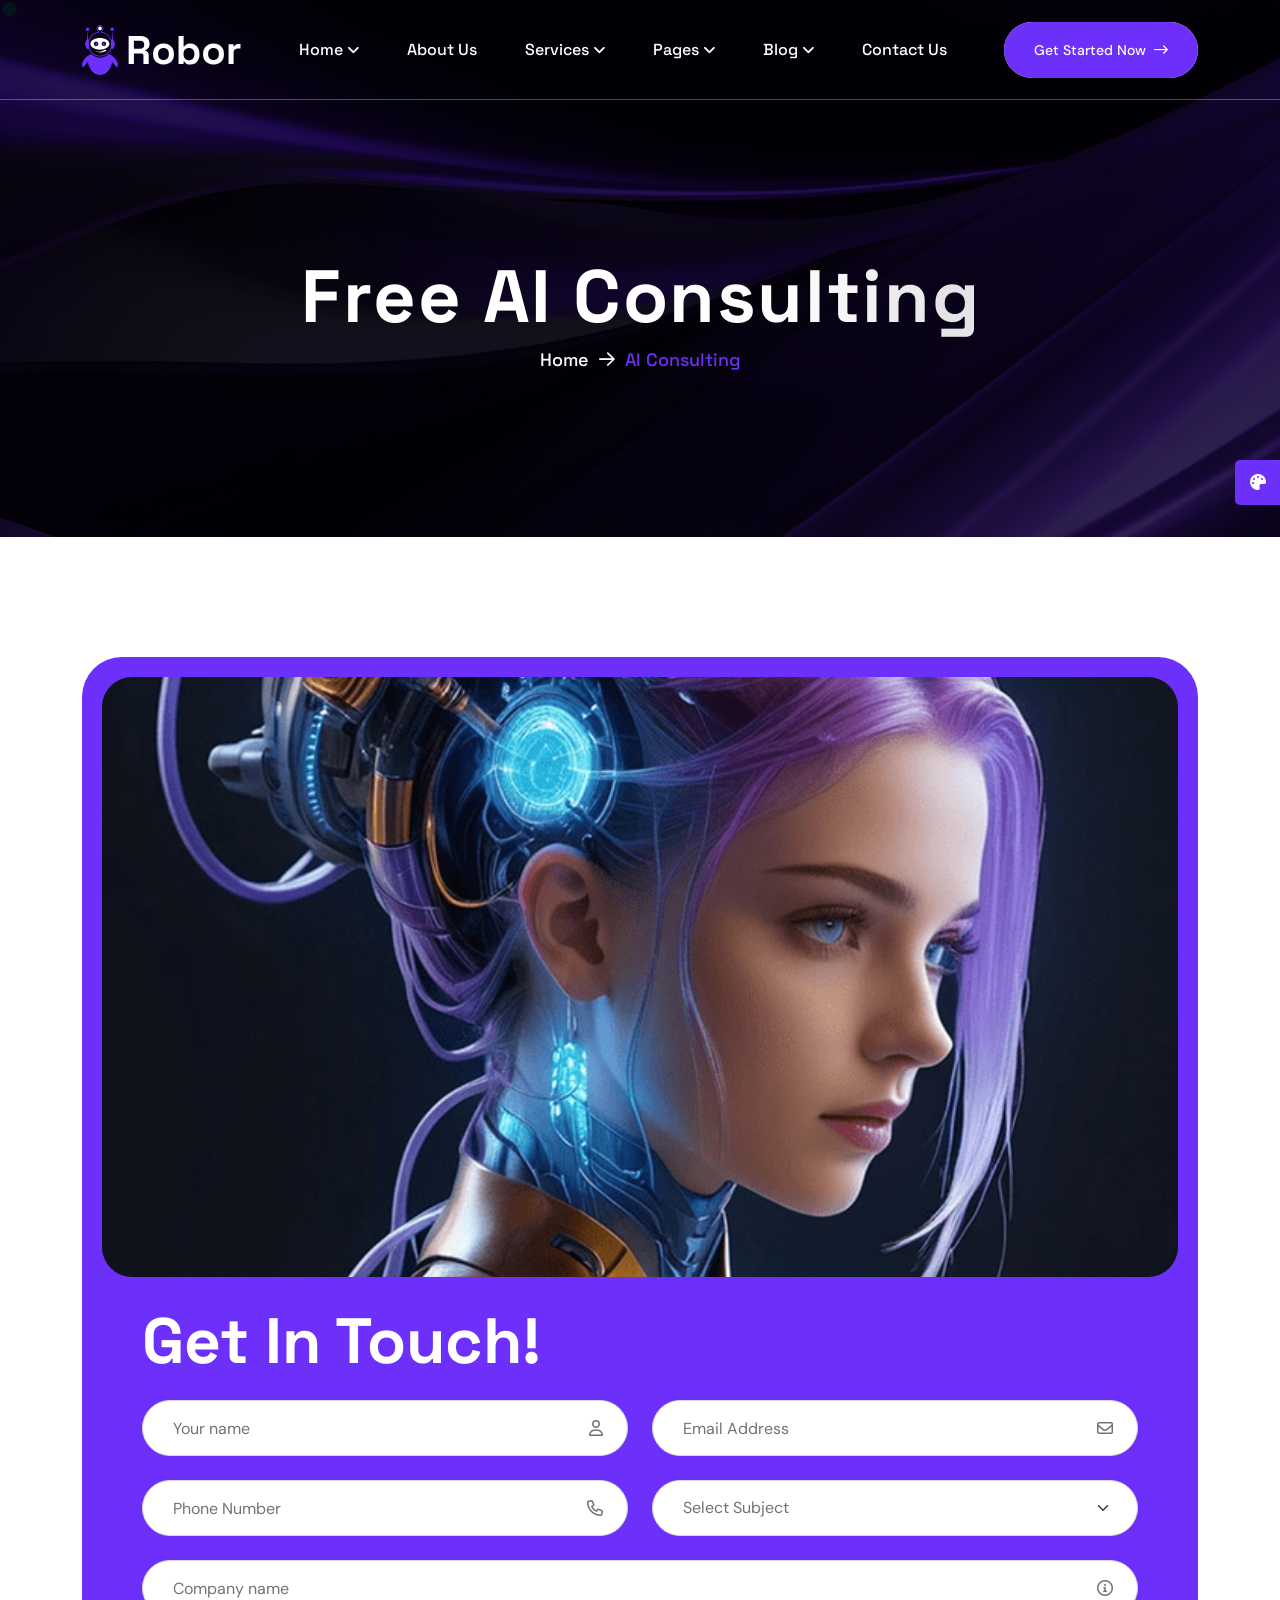
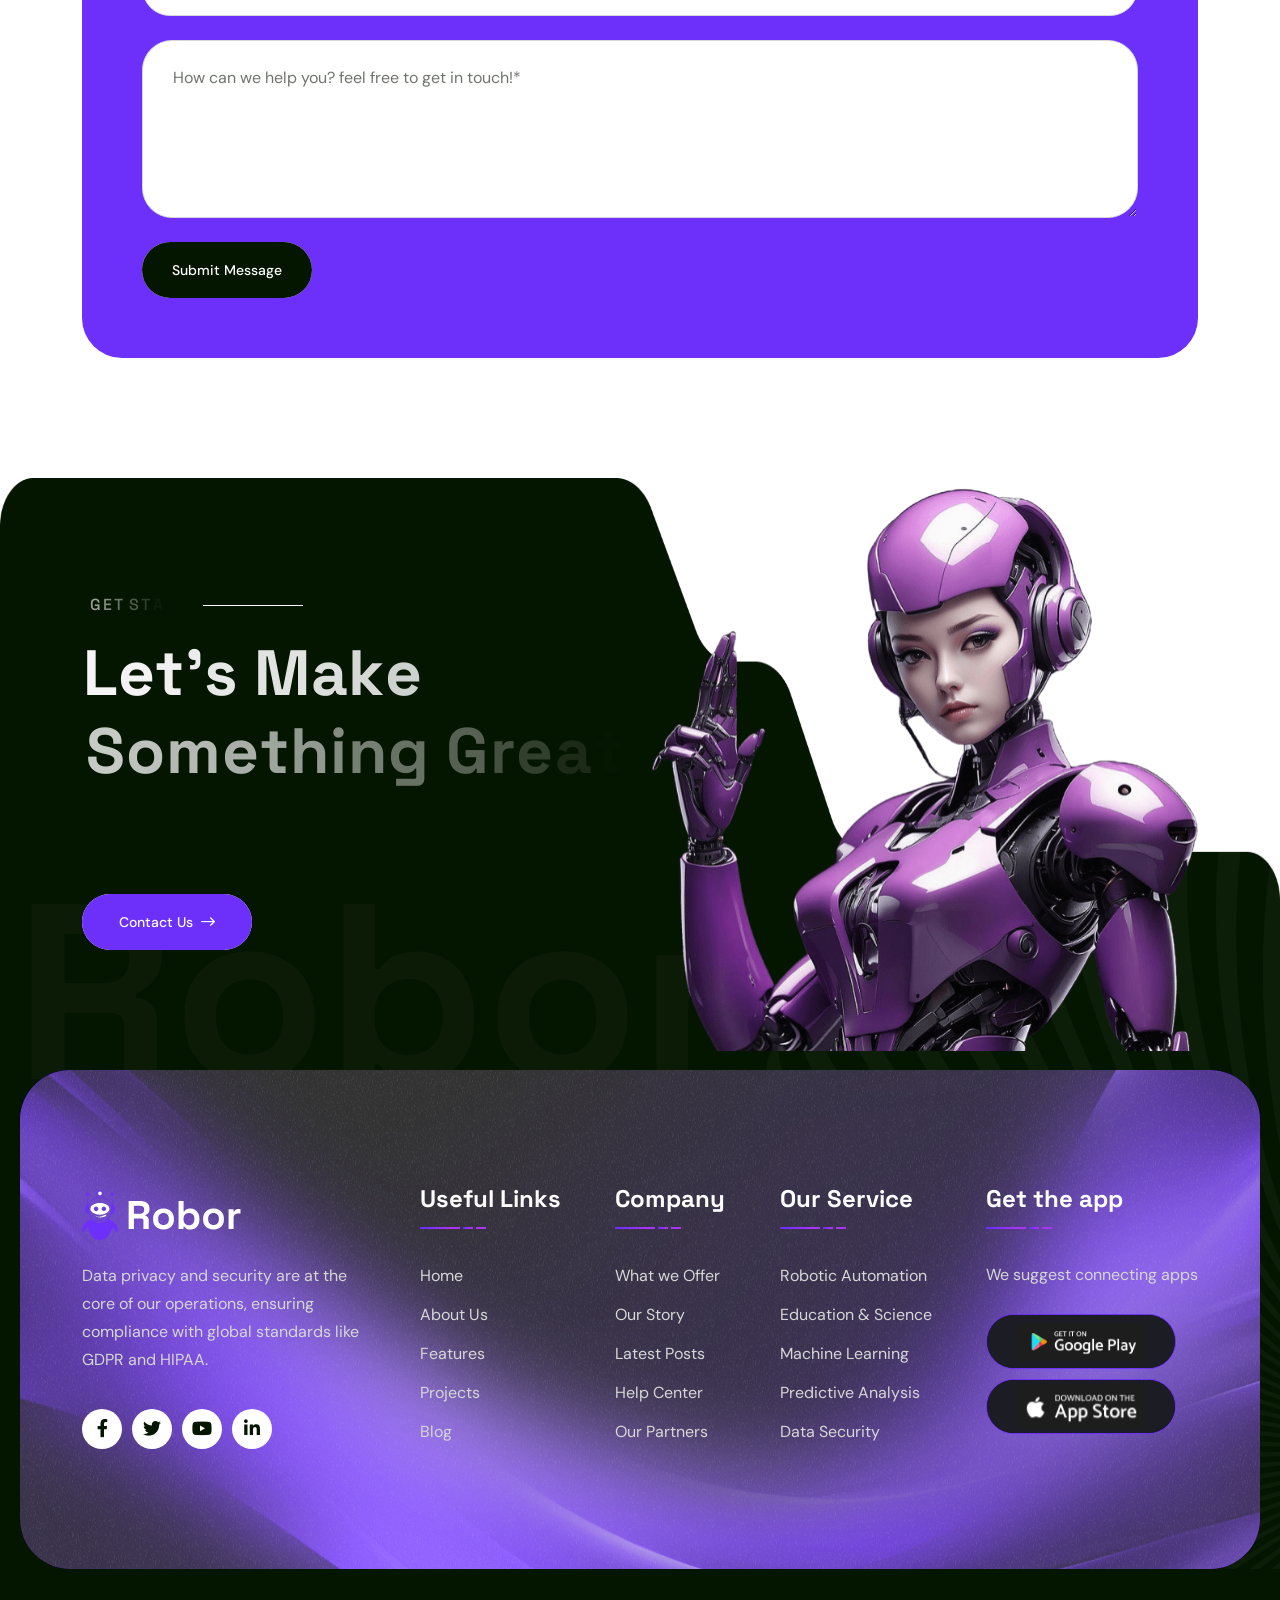
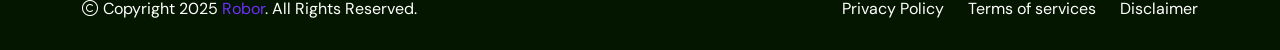
<file: ai-consulting.html>
<!doctype html>
<html class="no-js" lang="zxx" dir="ltr">

<head>
    <meta charset="utf-8">
    <meta http-equiv="x-ua-compatible" content="ie=edge">
    <title>Robor - AI and Automation Integration HTML Template - AI Consulting</title>
    <meta name="author" content="Robor">
    <meta name="description" content="Robor - AI and Automation Integration HTML Template">
    <meta name="keywords" content="Robor - AI and Automation Integration HTML Template">
    <meta name="robots" content="INDEX,FOLLOW">

    <!-- Mobile Specific Metas -->
    <meta name="viewport" content="width=device-width, initial-scale=1, shrink-to-fit=no">

    <!-- Favicons - Place favicon.ico in the root directory -->
    <link rel="apple-touch-icon" sizes="57x57" href="assets/img/favicons/apple-icon-57x57.png">
    <link rel="apple-touch-icon" sizes="60x60" href="assets/img/favicons/apple-icon-60x60.png">
    <link rel="apple-touch-icon" sizes="72x72" href="assets/img/favicons/apple-icon-72x72.png">
    <link rel="apple-touch-icon" sizes="76x76" href="assets/img/favicons/apple-icon-76x76.png">
    <link rel="apple-touch-icon" sizes="114x114" href="assets/img/favicons/apple-icon-114x114.png">
    <link rel="apple-touch-icon" sizes="120x120" href="assets/img/favicons/apple-icon-120x120.png">
    <link rel="apple-touch-icon" sizes="144x144" href="assets/img/favicons/apple-icon-144x144.png">
    <link rel="apple-touch-icon" sizes="152x152" href="assets/img/favicons/apple-icon-152x152.png">
    <link rel="apple-touch-icon" sizes="180x180" href="assets/img/favicons/apple-icon-180x180.png">
    <link rel="icon" type="image/png" sizes="192x192" href="assets/img/favicons/android-icon-192x192.png">
    <link rel="icon" type="image/png" sizes="32x32" href="assets/img/favicons/favicon-32x32.png">
    <link rel="icon" type="image/png" sizes="96x96" href="assets/img/favicons/favicon-96x96.png">
    <link rel="icon" type="image/png" sizes="16x16" href="assets/img/favicons/favicon-16x16.png">
    <link rel="manifest" href="assets/img/favicons/manifest.json">
    <meta name="msapplication-TileColor" content="#ffffff">
    <meta name="msapplication-TileImage" content="assets/img/favicons/ms-icon-144x144.png">
    <meta name="theme-color" content="#ffffff">

    <!--==============================
	  Google Fonts
	============================== -->
    <link rel="preconnect" href="https://fonts.googleapis.com">
    <link rel="preconnect" href="https://fonts.gstatic.com" crossorigin>
    <link href="https://fonts.googleapis.com/css2?family=DM+Sans:ital,opsz,wght@0,9..40,100..1000;1,9..40,100..1000&family=Space+Grotesk:wght@300..700&display=swap" rel="stylesheet">

    <!--==============================
	    All CSS File
	============================== -->
    <!-- Bootstrap -->
    <link rel="stylesheet" href="assets/css/bootstrap.min.css">
    <!-- Fontawesome Icon -->
    <link rel="stylesheet" href="assets/css/fontawesome.min.css">
    <!-- Magnific Popup -->
    <link rel="stylesheet" href="assets/css/magnific-popup.min.css">
    <!-- Swiper CSS -->
    <link rel="stylesheet" href="assets/css/swiper-bundle.min.css">
    <!-- Theme Custom CSS -->
    <link rel="stylesheet" href="assets/css/style.css">

</head>

<body class="">

    <!--[if lte IE 9]>
    	<p class="browserupgrade">You are using an <strong>outdated</strong> browser. Please <a href="https://browsehappy.com/">upgrade your browser</a> to improve your experience and security.</p>
  	<![endif]-->


    <!--********************************
   		Code Start From Here 
	******************************** -->
    <div class="cursor-follower"></div>

    <!-- slider drag cursor -->
    <!-- <div class="slider-drag-cursor"> DRAG </div> -->

    <!--==============================
     Preloader
  ==============================-->
    <div class="preloader ">
        <button class="th-btn preloaderCls">Cancel Preloader </button>
        <div class="preloader-inner">
            <div class="bounce">
                <img src="assets/img/logo-icon.svg" alt="img">
            </div>
            <span class="loader">
                Robor
                <span class="loading-text">Robor</span>
            </span>
        </div>
    </div>


    <!--==============================
    Mobile Menu
  ============================== -->
    <div class="th-menu-wrapper">
        <div class="th-menu-area text-center">
            <button class="th-menu-toggle"><i class="fal fa-times"></i></button>
            <div class="mobile-logo">
                <a href="index.html"><img src="assets/img/logo2.svg" alt="Robor"></a>
            </div>
            <div class="th-mobile-menu">
                <ul>
                    <li class="menu-item-has-children">
                        <a href="index.html">Home</a>
                        <ul class="sub-menu">
                            <li class="menu-item-has-children">
                                <a href="#">Multipage</a>
                                <ul class="sub-menu">
                                    <li><a href="index.html">Home I (AI Startup)</a></li>
                                    <li><a href="home-2.html">Home II (AI Technology)</a></li>
                                    <li><a href="home-3.html">Home III (AI Agency)</a></li>
                                </ul>
                            </li>
                            <li class="menu-item-has-children">
                                <a href="#">Onepage</a>
                                <ul class="sub-menu">
                                    <li><a href="home-1-op.html">Home I (AI Startup)</a></li>
                                    <li><a href="home-2-op.html">Home II (AI Technology)</a></li>
                                    <li><a href="home-3-op.html">Home III (AI Agency)</a></li>
                                </ul>
                            </li>
                        </ul>
                    </li>
                    <li><a href="about.html">About Us</a></li>
                    <li class="menu-item-has-children">
                        <a href="#">Services</a>
                        <ul class="sub-menu">
                            <li><a href="service.html">Services</a></li>
                            <li><a href="service-details.html">Service Details</a></li>
                        </ul>
                    </li>
                    <li class="menu-item-has-children">
                        <a href="#">Pages</a>
                        <ul class="sub-menu">
                            <li class="menu-item-has-children">
                                <a href="#">Shop</a>
                                <ul class="sub-menu">
                                    <li><a href="shop.html">Shop</a></li>
                                    <li><a href="shop-details.html">Shop Details</a></li>
                                    <li><a href="cart.html">Cart Page</a></li>
                                    <li><a href="checkout.html">Checkout</a></li>
                                    <li><a href="wishlist.html">Wishlist</a></li>
                                </ul>
                            </li>
                            <li><a href="project.html">Project</a></li>
                            <li><a href="project-details.html">Project Details</a></li>
                            <li><a href="team.html">Our Team</a></li>
                            <li><a href="team-details.html">Team Details</a></li>
                            <li><a href="chatbot.html">Chatbot Integration</a></li>
                            <li><a href="pricing.html">Pricing</a></li>
                            <li><a href="testimonial.html">Testimonial</a></li>
                            <li><a href="faq.html">FAQ'S Page</a></li>
                            <li><a href="ai-consulting.html">AI Consulting</a></li>
                            <li><a href="error.html">Error Page</a></li>
                        </ul>
                    </li>
                    <li class="menu-item-has-children">
                        <a href="#">Blog</a>
                        <ul class="sub-menu">
                            <li><a href="blog.html">Blog Standard</a></li>
                            <li><a href="blog-2.html">Blog Grid</a></li>
                            <li><a href="blog-details.html">Blog Details</a></li>
                        </ul>
                    </li>
                    <li>
                        <a href="contact.html">Contact Us</a>
                    </li>
                </ul>
            </div>
        </div>
    </div>
    <div class="color-scheme-wrap active">
        <button class="switchIcon"><i class="fa-solid fa-palette"></i></button>
        <h3 class="color-scheme-wrap-title text-center">Color Switcher</h3>
        <div class="color-switch-btns">
            <button data-color="#FF4F38"><i class="fa-solid fa-droplet"></i></button>
            <button data-color="#3282FB"><i class="fa-solid fa-droplet"></i></button>
            <button data-color="#6D30FB"><i class="fa-solid fa-droplet"></i></button>
            <button data-color="#27AE60"><i class="fa-solid fa-droplet"></i></button>
            <button data-color="#FF7E02"><i class="fa-solid fa-droplet"></i></button>
        </div>
    </div><!--==============================
	Header Area
==============================-->
    <header class="th-header header-default">
        <div class="sticky-wrapper">
            <!-- Main Menu Area -->
            <div class="menu-area">
                <div class="container">
                    <div class="row align-items-center justify-content-between">
                        <div class="col-auto">
                            <div class="header-logo">
                                <a href="index.html">
                                    <img src="assets/img/logo.svg" alt="Robor">
                                </a>
                            </div>
                        </div>
                        <div class="col-auto">
                            <nav class="main-menu d-none d-lg-inline-block">
                                <ul>
                                    <li class="menu-item-has-children">
                                        <a href="index.html">Home</a>
                                        <ul class="mega-menu mega-menu-content allow-natural-scroll">
                                            <li>
                                                <div class="container">
                                                    <div class="row gy-4">
                                                        <div class="col-lg-4">
                                                            <div class="mega-menu-box">
                                                                <div class="mega-menu-img">
                                                                    <img src="assets/img/pages/index.jpg" alt="Home One">
                                                                    <div class="btn-wrap">
                                                                        <a href="index.html" class="th-btn style3">Multipage</a>
                                                                        <a href="home-1-op.html" class="th-btn style3">Onepage</a>
                                                                    </div>
                                                                </div>
                                                                <h3 class="mega-menu-title"><a href="index.html">Home I (AI Startup)</a></h3>
                                                            </div>
                                                        </div>
                                                        <div class="col-lg-4">
                                                            <div class="mega-menu-box">
                                                                <div class="mega-menu-img">
                                                                    <img src="assets/img/pages/home-2.jpg" alt="Home Two">
                                                                    <div class="btn-wrap">
                                                                        <a href="home-2.html" class="th-btn style3">Multipage</a>
                                                                        <a href="home-2-op.html" class="th-btn style3">Onepage</a>
                                                                    </div>
                                                                </div>
                                                                <h3 class="mega-menu-title"><a href="home-2.html">Home II (AI Technology)</a></h3>
                                                            </div>
                                                        </div>
                                                        <div class="col-lg-4">
                                                            <div class="mega-menu-box">
                                                                <div class="mega-menu-img">
                                                                    <img src="assets/img/pages/home-3.jpg" alt="Home Three">
                                                                    <div class="btn-wrap">
                                                                        <a href="home-3.html" class="th-btn style3">Multipage</a>
                                                                        <a href="home-3-op.html" class="th-btn style3">Onepage</a>
                                                                    </div>
                                                                </div>
                                                                <h3 class="mega-menu-title"><a href="home-3.html">Home III (AI Agency)</a></h3>
                                                            </div>
                                                        </div>
                                                    </div>
                                                </div>
                                            </li>
                                        </ul>
                                    </li>
                                    <li><a href="about.html">About Us</a></li>
                                    <li class="menu-item-has-children">
                                        <a href="#">Services</a>
                                        <ul class="sub-menu">
                                            <li><a href="service.html">Services</a></li>
                                            <li><a href="service-details.html">Service Details</a></li>
                                        </ul>
                                    </li>
                                    <li class="menu-item-has-children">
                                        <a href="#">Pages</a>
                                        <ul class="sub-menu">
                                            <li class="menu-item-has-children">
                                                <a href="#">Shop</a>
                                                <ul class="sub-menu">
                                                    <li><a href="shop.html">Shop</a></li>
                                                    <li><a href="shop-details.html">Shop Details</a></li>
                                                    <li><a href="cart.html">Cart Page</a></li>
                                                    <li><a href="checkout.html">Checkout</a></li>
                                                    <li><a href="wishlist.html">Wishlist</a></li>
                                                </ul>
                                            </li>
                                            <li><a href="project.html">Project</a></li>
                                            <li><a href="project-details.html">Project Details</a></li>
                                            <li><a href="team.html">Our Team</a></li>
                                            <li><a href="team-details.html">Team Details</a></li>
                                            <li><a href="chatbot.html">Chatbot Integration</a></li>
                                            <li><a href="pricing.html">Pricing</a></li>
                                            <li><a href="testimonial.html">Testimonial</a></li>
                                            <li><a href="faq.html">FAQ'S Page</a></li>
                                            <li><a href="ai-consulting.html">AI Consulting</a></li>
                                            <li><a href="error.html">Error Page</a></li>
                                        </ul>
                                    </li>
                                    <li class="menu-item-has-children">
                                        <a href="#">Blog</a>
                                        <ul class="sub-menu">
                                            <li><a href="blog.html">Blog Standard</a></li>
                                            <li><a href="blog-2.html">Blog Grid</a></li>
                                            <li><a href="blog-details.html">Blog Details</a></li>
                                        </ul>
                                    </li>
                                    <li>
                                        <a href="contact.html">Contact Us</a>
                                    </li>
                                </ul>
                            </nav>
                            <div class="header-button d-flex d-lg-none">
                                <button type="button" class="th-menu-toggle icon-btn"><i class="far fa-bars"></i></button>
                            </div>
                        </div>
                        <div class="col-auto d-xl-block d-none">
                            <div class="header-button">
                                <a href="contact.html" class="th-btn style2">Get Started Now <i class="far fa-long-arrow-right ms-2"></i></a>
                            </div>
                        </div>
                    </div>
                </div>
            </div>
        </div>
    </header>


    <!--==============================
    Breadcumb
============================== -->
    <div class="breadcumb-wrapper " data-bg-src="assets/img/bg/breadcumb-bg.png" data-overlay="black" data-opacity="7">
        <div class="container">
            <div class="row">
                <div class="col-xxl-12">
                    <div class="breadcumb-content">
                        <h1 class="breadcumb-title text-anim" data-cue="slideInUp" data-delay="100">Free AI Consulting</h1>
                        <ul class="breadcumb-menu" data-cue="slideInUp" data-delay="300">
                            <li><a href="index.html">Home</a></li>
                            <li>AI Consulting</li>
                        </ul>
                    </div>
                </div>
            </div>
        </div>
    </div><!--==============================
Contact Area   
==============================-->
    <div class="space overflow-hidden contact-area-1 position-relative z-index-common" id="contact-sec">
        <div class="container">
            <div class="consulting-wrap1 bg-theme">
                <div class="row align-items-center">
                    <div class="col-xxl-6">
                        <div class="page-img mb-0">
                            <img src="assets/img/normal/consulting-thumb1-1.jpg" alt="img">
                        </div>
                    </div>
                    <div class="col-xxl-6">
                        <div class="consulting-form-wrap1">
                            <div class="title-area mb-20">
                                <h2 class="sec-title text-white">Get In Touch!</h2>
                            </div>
                            <!--==============================
Contact Area  
==============================-->
                            <div class="contact-form-v1 ">
                                <form action="mail.php" method="POST" class="contact-form ajax-contact">
                                    <div class="row">
                                        <div class="form-group style-border col-md-6">
                                            <input type="text" class="form-control" name="name" id="name" placeholder="Your name">
                                            <i class="far fa-user"></i>
                                        </div>
                                        <div class="form-group style-border col-md-6">
                                            <input type="email" class="form-control" name="email" id="email" placeholder="Email Address">
                                            <i class="far fa-envelope"></i>
                                        </div>
                                        <div class="form-group style-border col-md-6">
                                            <input type="number" class="form-control" name="number" id="number" placeholder="Phone Number">
                                            <i class="far fa-phone"></i>
                                        </div>

                                        <div class="form-group style-border col-md-6">
                                            <select name="subject" id="subject" class="form-select bg-white">
                                                <option value="" disabled selected hidden>Select Subject</option>
                                                <option value="Web Development">Web Development</option>
                                                <option value="Brand Marketing">Brand Marketing</option>
                                                <option value="UI/UX Designing">UI/UX Designing</option>
                                                <option value="Digital Marketing">Digital Marketing</option>
                                            </select>
                                        </div>
                                        <div class="form-group style-border col-12">
                                            <input type="number" class="form-control" name="number" id="number" placeholder="Company name">
                                            <i class="far fa-circle-info"></i>
                                        </div>
                                        <div class="form-group style-border col-12">
                                            <textarea name="message" id="message" cols="30" rows="3" class="form-control" placeholder="How can we help you? feel free to get in touch!*"></textarea>
                                        </div>
                                        <div class="form-btn col-12">
                                            <button class="th-btn style5">Submit Message</button>
                                        </div>
                                    </div>
                                    <p class="form-messages mb-0 mt-3"></p>
                                </form>
                            </div>
                        </div>
                    </div>
                </div>
            </div>
        </div>
    </div>
    <!--==============================
	Footer Area
==============================-->
    <footer class="footer-wrapper footer-default">
        <div class="footer-bg-shape bg-title" data-mask-src="assets/img/shape/footer-bg-shape1.png"></div>
        <div class="footer-bg-shape2 shape-mockup" data-bottom="-45%" data-right="-45%">
            <img src="assets/img/shape/footer-bg-shape2.png" alt="img">
        </div>
        <div class="footer-cta-wrap space" id="contact-sec">
            <div class="shadow-text">Robor</div>
            <div class="container">
                <div class="row gy-40 justify-content-between">
                    <div class="col-lg-6">
                        <div class="title-area mb-0">
                            <span class="sub-title text-white before-none text-anim" data-cue="slideInLeft">Get Started</span>
                            <h2 class="sec-title text-white text-anim2" data-cue="slideInLeft">Let's Make Something
                                Great Together</h2>
                            <div class="btn-wrap mt-40" data-cue="slideInLeft">
                                <a href="contact.html" class="th-btn style2">Contact Us<i class="far fa-long-arrow-right ms-2"></i></a>
                            </div>
                        </div>
                    </div>
                    <div class="col-lg-6">
                        <div class="footer-cta-thumb" data-cue="slideInRight">
                            <img src="assets/img/normal/footer-thumb1-1.png" alt="img">
                        </div>
                    </div>
                </div>
            </div>
        </div>
        <div class="widget-area" data-bg-src="assets/img/bg/footer-default-bg.png">
            <div class="footer-widget-bg" data-bg-src="assets/img/bg/jiji-bg-shape.png"></div>
            <div class="container">
                <div class="row justify-content-between">
                    <div class="col-md-6 col-xl-auto" data-cue="slideInUp">
                        <div class="widget footer-widget">
                            <div class="th-widget-about">
                                <div class="about-logo">
                                    <a href="index.html"><img src="assets/img/logo.svg" alt="Robor"></a>
                                </div>
                                <p class="about-text"> Data privacy and security are at the core of our operations, ensuring compliance with global standards like GDPR and HIPAA.</p>
                                <div class="th-social">
                                    <a href="https://www.facebook.com/"><i class="fab fa-facebook-f"></i></a>
                                    <a href="https://www.twitter.com/"><i class="fab fa-twitter"></i></a>
                                    <a href="https://www.youtube.com/"><i class="fab fa-youtube"></i></a>
                                    <a href="https://www.linkedin.com/"><i class="fab fa-linkedin-in"></i></a>
                                </div>
                            </div>
                        </div>
                    </div>
                    <div class="col-sm-6 col-xl-auto" data-cue="slideInUp">
                        <div class="widget widget_nav_menu footer-widget">
                            <h3 class="widget_title">Useful Links</h3>
                            <div class="menu-all-pages-container">
                                <ul class="menu">
                                    <li><a href="index.html">Home</a></li>
                                    <li><a href="about.html">About Us</a></li>
                                    <li><a href="service.html">Features</a></li>
                                    <li><a href="project.html">Projects</a></li>
                                    <li><a href="blog.html">Blog</a></li>
                                </ul>
                            </div>
                        </div>
                    </div>
                    <div class="col-sm-6 col-xl-auto" data-cue="slideInUp">
                        <div class="widget widget_nav_menu footer-widget">
                            <h3 class="widget_title">Company</h3>
                            <div class="menu-all-pages-container">
                                <ul class="menu">
                                    <li><a href="about.html">What we Offer</a></li>
                                    <li><a href="about.html">Our Story</a></li>
                                    <li><a href="blog.html">Latest Posts</a></li>
                                    <li><a href="contact.html">Help Center</a></li>
                                    <li><a href="about.html">Our Partners </a></li>
                                </ul>
                            </div>
                        </div>
                    </div>
                    <div class="col-md-6 col-xl-auto" data-cue="slideInUp">
                        <div class="widget widget_nav_menu footer-widget">
                            <h3 class="widget_title">Our Service</h3>
                            <div class="menu-all-pages-container">
                                <ul class="menu">
                                    <li><a href="service.html">Robotic Automation</a></li>
                                    <li><a href="service.html">Education & Science</a></li>
                                    <li><a href="service.html">Machine Learning</a></li>
                                    <li><a href="service.html">Predictive Analysis</a></li>
                                    <li><a href="service.html">Data Security</a></li>
                                </ul>
                            </div>
                        </div>
                    </div>
                    <div class="col-md-6 col-xl-auto" data-cue="slideInUp">
                        <div class="widget widget_download footer-widget">
                            <h4 class="widget_title">Get the app</h4>
                            <p class="footer-text">We suggest connecting apps</p>
                            <div class="download-widget-wrap">
                                <a href="about.html" class="th-btn"><img src="assets/img/theme-img/google-btn.png" alt="img"></a>
                                <a href="about.html" class="th-btn"><img src="assets/img/theme-img/app-store-btn.png" alt="img"></a>
                            </div>
                        </div>
                    </div>
                </div>
            </div>
        </div>
        <div class="copyright-wrap">
            <div class="container">
                <div class="row justify-content-center gy-3 align-items-center">
                    <div class="col-md-6" data-cue="slideInUp">
                        <p class="copyright-text">
                            <i class="fal fa-copyright"></i> Copyright 2025 <a href="index.html">Robor</a>. All Rights Reserved.
                        </p>
                    </div>
                    <div class="col-md-6 text-md-end text-center" data-cue="slideInUp">
                        <div class="footer-links">
                            <ul>
                                <li><a href="about.html">Privacy Policy</a></li>
                                <li><a href="about.html">Terms of services</a></li>
                                <li><a href="about.html">Disclaimer</a></li>
                            </ul>
                        </div>
                    </div>
                </div>
            </div>
        </div>
    </footer>

    <!--********************************
			Code End  Here 
	******************************** -->

    <!-- Scroll To Top -->
    <div class="scroll-top">
        <svg class="progress-circle svg-content" width="100%" height="100%" viewBox="-1 -1 102 102">
            <path d="M50,1 a49,49 0 0,1 0,98 a49,49 0 0,1 0,-98" style="transition: stroke-dashoffset 10ms linear 0s; stroke-dasharray: 307.919, 307.919; stroke-dashoffset: 307.919;"></path>
        </svg>
    </div>

    <!--==============================
    All Js File
============================== -->
    <!-- Jquery -->
    <script src="assets/js/vendor/jquery-3.7.1.min.js"></script>
    <!-- Swiper Js -->
    <script src="assets/js/swiper-bundle.min.js"></script>
    <!-- Bootstrap -->
    <script src="assets/js/bootstrap.min.js"></script>
    <!-- Magnific Popup -->
    <script src="assets/js/jquery.magnific-popup.min.js"></script>
    <!-- Counter Up -->
    <script src="assets/js/jquery.counterup.min.js"></script>
    <!-- Range Slider -->
    <script src="assets/js/jquery-ui.min.js"></script>
    <!-- Isotope Filter -->
    <script src="assets/js/imagesloaded.pkgd.min.js"></script>
    <script src="assets/js/isotope.pkgd.min.js"></script>
    <!-- Cue Js -->
    <script src="assets/js/scrollCue.min.js"></script>
    <!-- Gsap -->
    <script src="assets/js/gsap.min.js"></script>
    <!-- Scroll Trigger -->
    <script src="assets/js/ScrollTrigger.min.js"></script>
    <!-- Split Text -->
    <script src="assets/js/SplitText.min.js"></script>
    <!-- Lenis Js -->
    <script src="assets/js/lenis.min.js"></script>

    <!-- Perticle Js -->
    <script src="assets/js/particles.min.js"></script>
    <script src="assets/js/particles-config.js"></script>

    <!-- Main Js File -->
    <script src="assets/js/main.js"></script>
</body>

</html>
</file>
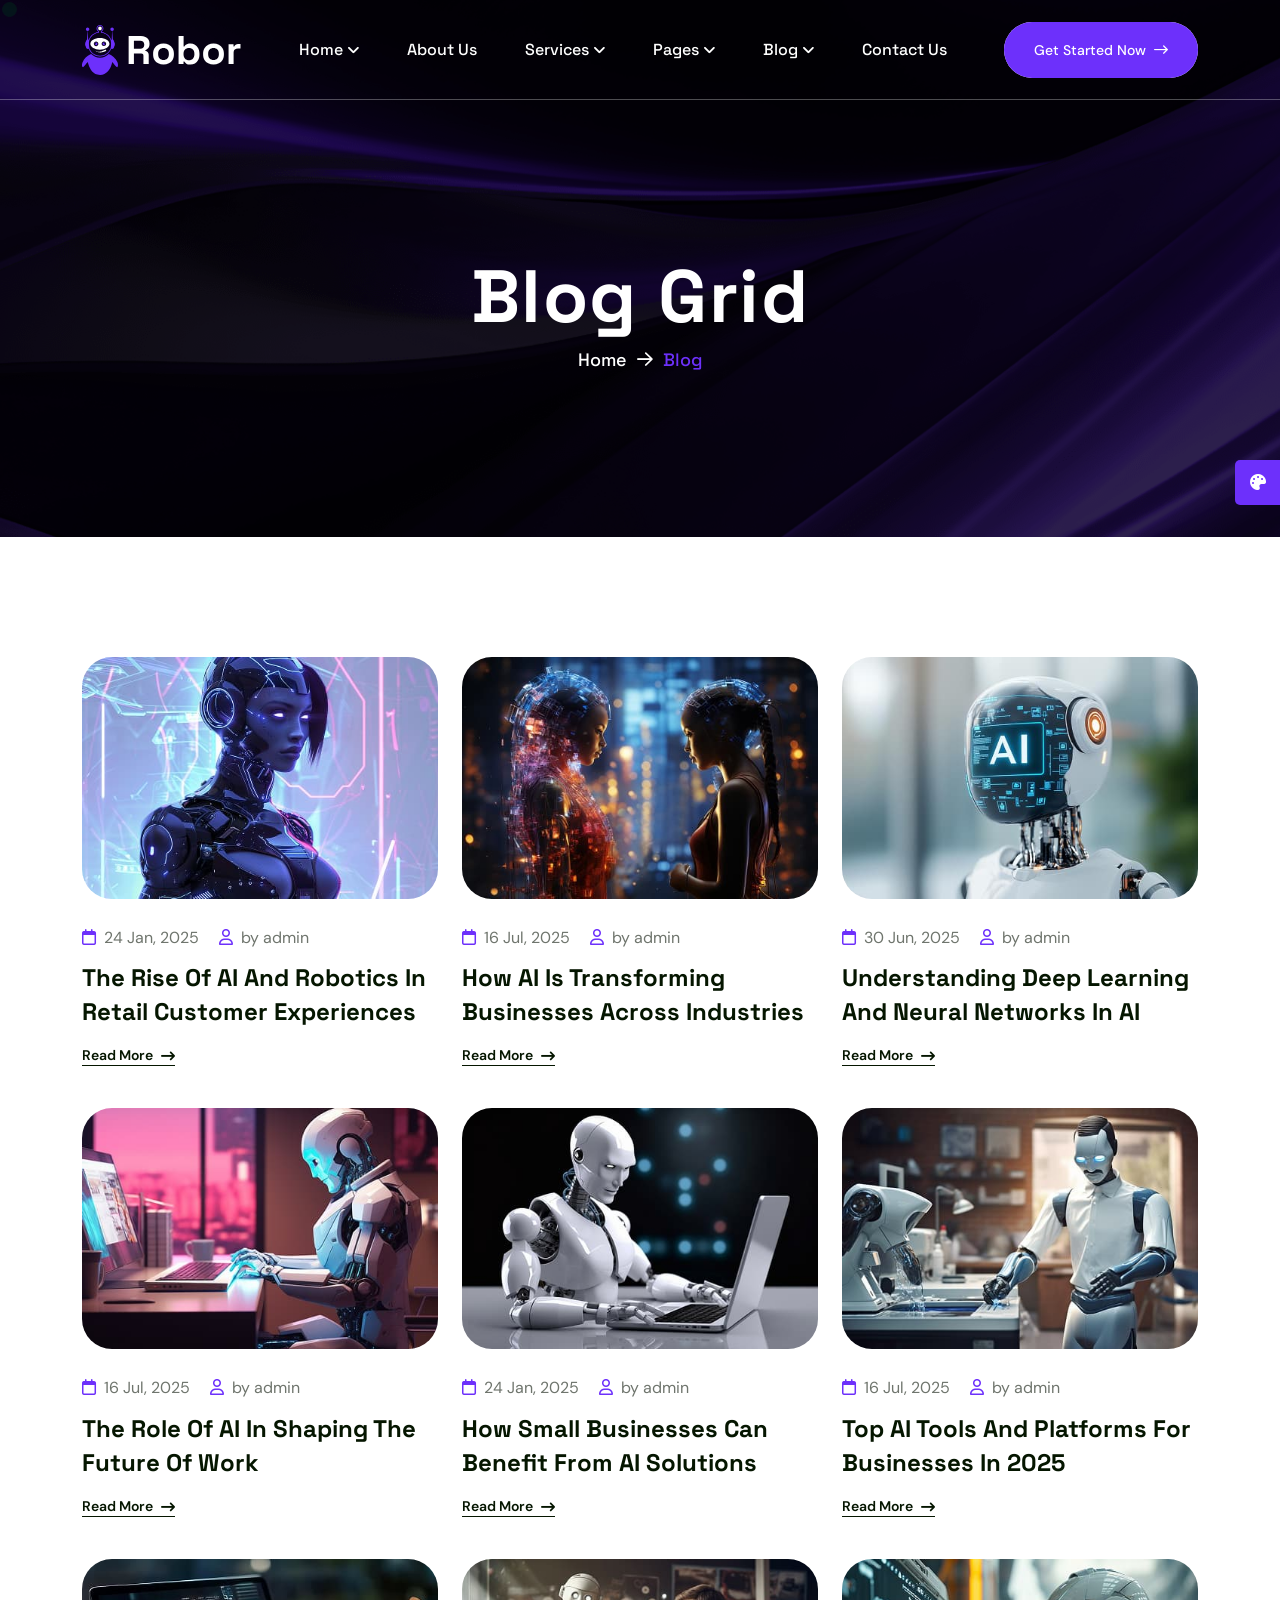
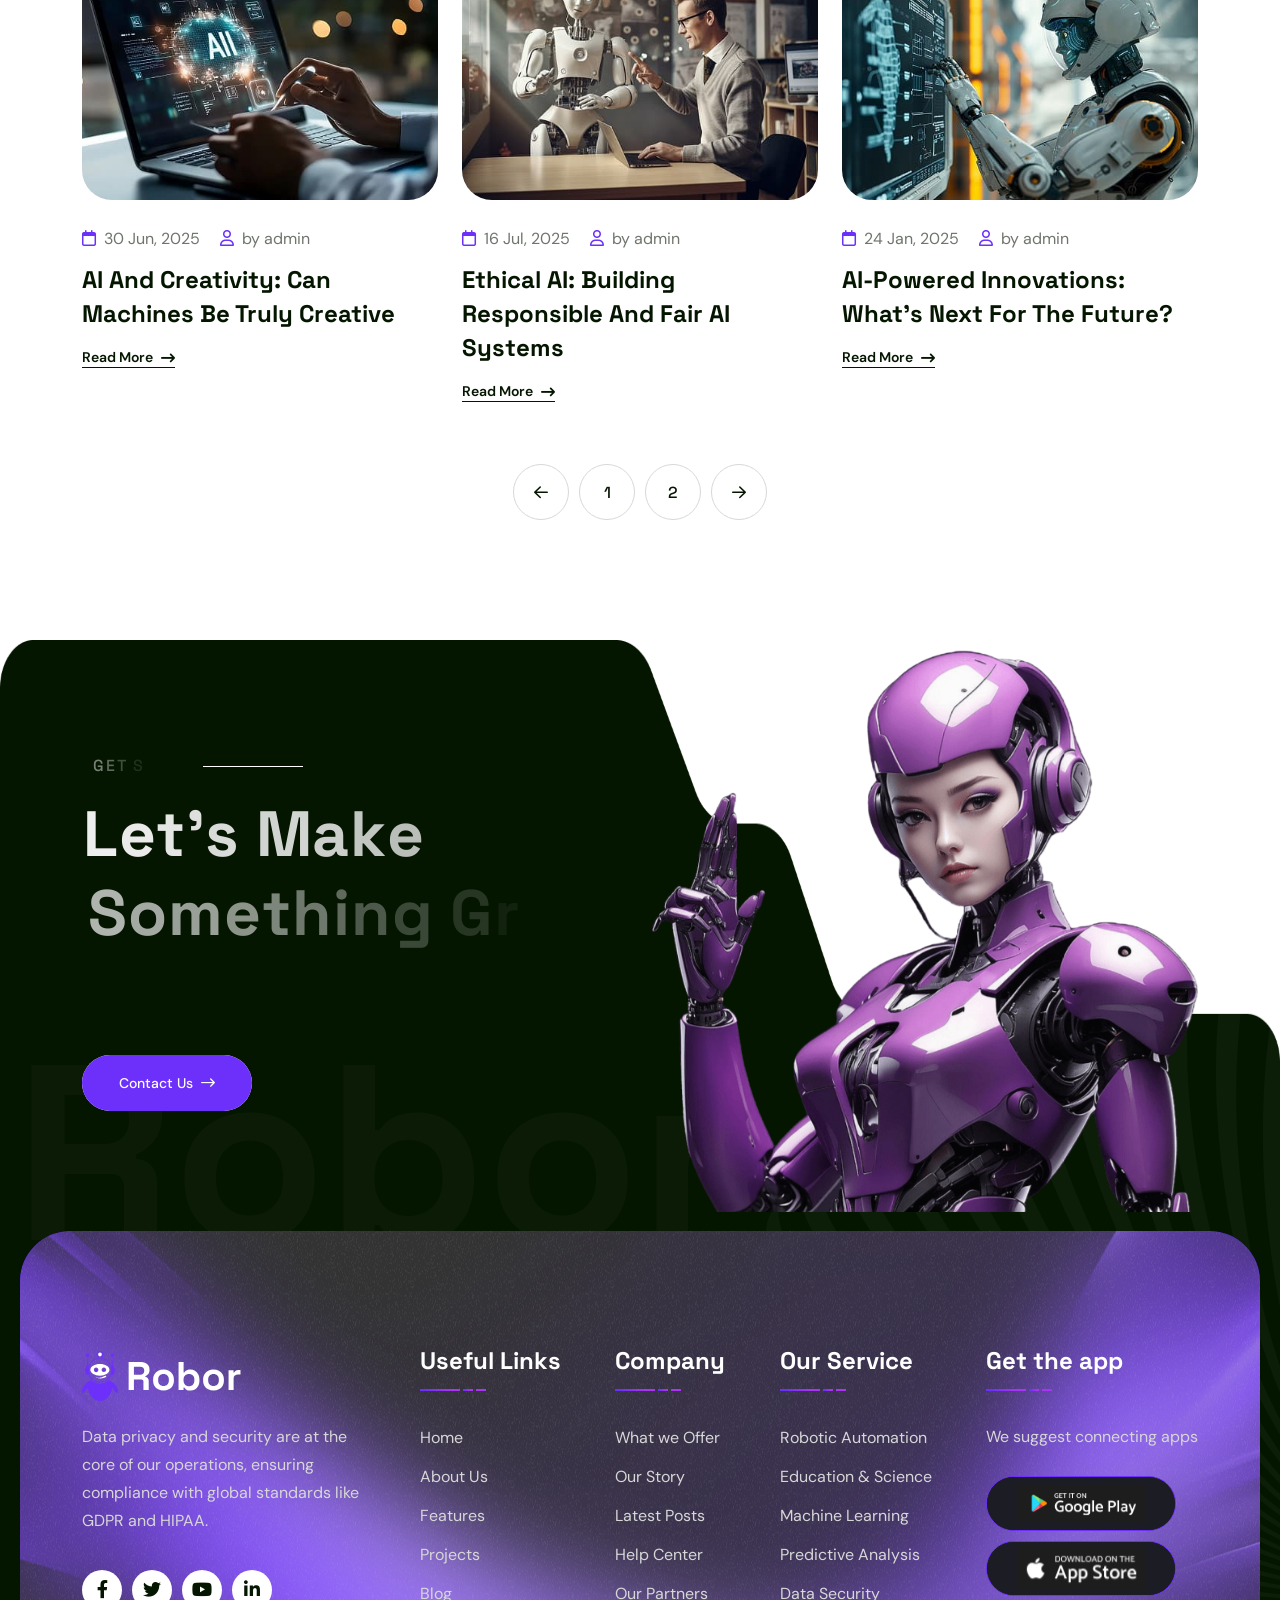
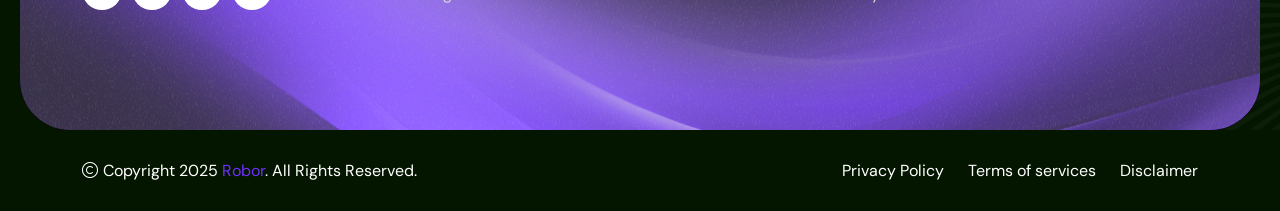
<file: blog-2.html>
<!doctype html>
<html class="no-js" lang="zxx" dir="ltr">

<head>
    <meta charset="utf-8">
    <meta http-equiv="x-ua-compatible" content="ie=edge">
    <title>Robor - AI and Automation Integration HTML Template - Blog</title>
    <meta name="author" content="Robor">
    <meta name="description" content="Robor - AI and Automation Integration HTML Template">
    <meta name="keywords" content="Robor - AI and Automation Integration HTML Template">
    <meta name="robots" content="INDEX,FOLLOW">

    <!-- Mobile Specific Metas -->
    <meta name="viewport" content="width=device-width, initial-scale=1, shrink-to-fit=no">

    <!-- Favicons - Place favicon.ico in the root directory -->
    <link rel="apple-touch-icon" sizes="57x57" href="assets/img/favicons/apple-icon-57x57.png">
    <link rel="apple-touch-icon" sizes="60x60" href="assets/img/favicons/apple-icon-60x60.png">
    <link rel="apple-touch-icon" sizes="72x72" href="assets/img/favicons/apple-icon-72x72.png">
    <link rel="apple-touch-icon" sizes="76x76" href="assets/img/favicons/apple-icon-76x76.png">
    <link rel="apple-touch-icon" sizes="114x114" href="assets/img/favicons/apple-icon-114x114.png">
    <link rel="apple-touch-icon" sizes="120x120" href="assets/img/favicons/apple-icon-120x120.png">
    <link rel="apple-touch-icon" sizes="144x144" href="assets/img/favicons/apple-icon-144x144.png">
    <link rel="apple-touch-icon" sizes="152x152" href="assets/img/favicons/apple-icon-152x152.png">
    <link rel="apple-touch-icon" sizes="180x180" href="assets/img/favicons/apple-icon-180x180.png">
    <link rel="icon" type="image/png" sizes="192x192" href="assets/img/favicons/android-icon-192x192.png">
    <link rel="icon" type="image/png" sizes="32x32" href="assets/img/favicons/favicon-32x32.png">
    <link rel="icon" type="image/png" sizes="96x96" href="assets/img/favicons/favicon-96x96.png">
    <link rel="icon" type="image/png" sizes="16x16" href="assets/img/favicons/favicon-16x16.png">
    <link rel="manifest" href="assets/img/favicons/manifest.json">
    <meta name="msapplication-TileColor" content="#ffffff">
    <meta name="msapplication-TileImage" content="assets/img/favicons/ms-icon-144x144.png">
    <meta name="theme-color" content="#ffffff">

    <!--==============================
	  Google Fonts
	============================== -->
    <link rel="preconnect" href="https://fonts.googleapis.com">
    <link rel="preconnect" href="https://fonts.gstatic.com" crossorigin>
    <link href="https://fonts.googleapis.com/css2?family=DM+Sans:ital,opsz,wght@0,9..40,100..1000;1,9..40,100..1000&family=Space+Grotesk:wght@300..700&display=swap" rel="stylesheet">

    <!--==============================
	    All CSS File
	============================== -->
    <!-- Bootstrap -->
    <link rel="stylesheet" href="assets/css/bootstrap.min.css">
    <!-- Fontawesome Icon -->
    <link rel="stylesheet" href="assets/css/fontawesome.min.css">
    <!-- Magnific Popup -->
    <link rel="stylesheet" href="assets/css/magnific-popup.min.css">
    <!-- Swiper CSS -->
    <link rel="stylesheet" href="assets/css/swiper-bundle.min.css">
    <!-- Theme Custom CSS -->
    <link rel="stylesheet" href="assets/css/style.css">

</head>

<body class="">

    <!--[if lte IE 9]>
    	<p class="browserupgrade">You are using an <strong>outdated</strong> browser. Please <a href="https://browsehappy.com/">upgrade your browser</a> to improve your experience and security.</p>
  	<![endif]-->


    <!--********************************
   		Code Start From Here 
	******************************** -->
    <div class="cursor-follower"></div>

    <!-- slider drag cursor -->
    <!-- <div class="slider-drag-cursor"> DRAG </div> -->

    <!--==============================
     Preloader
  ==============================-->
    <div class="preloader ">
        <button class="th-btn preloaderCls">Cancel Preloader </button>
        <div class="preloader-inner">
            <div class="bounce">
                <img src="assets/img/logo-icon.svg" alt="img">
            </div>
            <span class="loader">
                Robor
                <span class="loading-text">Robor</span>
            </span>
        </div>
    </div>


    <!--==============================
    Mobile Menu
  ============================== -->
    <div class="th-menu-wrapper">
        <div class="th-menu-area text-center">
            <button class="th-menu-toggle"><i class="fal fa-times"></i></button>
            <div class="mobile-logo">
                <a href="index.html"><img src="assets/img/logo2.svg" alt="Robor"></a>
            </div>
            <div class="th-mobile-menu">
                <ul>
                    <li class="menu-item-has-children">
                        <a href="index.html">Home</a>
                        <ul class="sub-menu">
                            <li class="menu-item-has-children">
                                <a href="#">Multipage</a>
                                <ul class="sub-menu">
                                    <li><a href="index.html">Home I (AI Startup)</a></li>
                                    <li><a href="home-2.html">Home II (AI Technology)</a></li>
                                    <li><a href="home-3.html">Home III (AI Agency)</a></li>
                                </ul>
                            </li>
                            <li class="menu-item-has-children">
                                <a href="#">Onepage</a>
                                <ul class="sub-menu">
                                    <li><a href="home-1-op.html">Home I (AI Startup)</a></li>
                                    <li><a href="home-2-op.html">Home II (AI Technology)</a></li>
                                    <li><a href="home-3-op.html">Home III (AI Agency)</a></li>
                                </ul>
                            </li>
                        </ul>
                    </li>
                    <li><a href="about.html">About Us</a></li>
                    <li class="menu-item-has-children">
                        <a href="#">Services</a>
                        <ul class="sub-menu">
                            <li><a href="service.html">Services</a></li>
                            <li><a href="service-details.html">Service Details</a></li>
                        </ul>
                    </li>
                    <li class="menu-item-has-children">
                        <a href="#">Pages</a>
                        <ul class="sub-menu">
                            <li class="menu-item-has-children">
                                <a href="#">Shop</a>
                                <ul class="sub-menu">
                                    <li><a href="shop.html">Shop</a></li>
                                    <li><a href="shop-details.html">Shop Details</a></li>
                                    <li><a href="cart.html">Cart Page</a></li>
                                    <li><a href="checkout.html">Checkout</a></li>
                                    <li><a href="wishlist.html">Wishlist</a></li>
                                </ul>
                            </li>
                            <li><a href="project.html">Project</a></li>
                            <li><a href="project-details.html">Project Details</a></li>
                            <li><a href="team.html">Our Team</a></li>
                            <li><a href="team-details.html">Team Details</a></li>
                            <li><a href="chatbot.html">Chatbot Integration</a></li>
                            <li><a href="pricing.html">Pricing</a></li>
                            <li><a href="testimonial.html">Testimonial</a></li>
                            <li><a href="faq.html">FAQ'S Page</a></li>
                            <li><a href="ai-consulting.html">AI Consulting</a></li>
                            <li><a href="error.html">Error Page</a></li>
                        </ul>
                    </li>
                    <li class="menu-item-has-children">
                        <a href="#">Blog</a>
                        <ul class="sub-menu">
                            <li><a href="blog.html">Blog Standard</a></li>
                            <li><a href="blog-2.html">Blog Grid</a></li>
                            <li><a href="blog-details.html">Blog Details</a></li>
                        </ul>
                    </li>
                    <li>
                        <a href="contact.html">Contact Us</a>
                    </li>
                </ul>
            </div>
        </div>
    </div>
    <div class="color-scheme-wrap active">
        <button class="switchIcon"><i class="fa-solid fa-palette"></i></button>
        <h3 class="color-scheme-wrap-title text-center">Color Switcher</h3>
        <div class="color-switch-btns">
            <button data-color="#FF4F38"><i class="fa-solid fa-droplet"></i></button>
            <button data-color="#3282FB"><i class="fa-solid fa-droplet"></i></button>
            <button data-color="#6D30FB"><i class="fa-solid fa-droplet"></i></button>
            <button data-color="#27AE60"><i class="fa-solid fa-droplet"></i></button>
            <button data-color="#FF7E02"><i class="fa-solid fa-droplet"></i></button>
        </div>
    </div><!--==============================
	Header Area
==============================-->
    <header class="th-header header-default">
        <div class="sticky-wrapper">
            <!-- Main Menu Area -->
            <div class="menu-area">
                <div class="container">
                    <div class="row align-items-center justify-content-between">
                        <div class="col-auto">
                            <div class="header-logo">
                                <a href="index.html">
                                    <img src="assets/img/logo.svg" alt="Robor">
                                </a>
                            </div>
                        </div>
                        <div class="col-auto">
                            <nav class="main-menu d-none d-lg-inline-block">
                                <ul>
                                    <li class="menu-item-has-children">
                                        <a href="index.html">Home</a>
                                        <ul class="mega-menu mega-menu-content allow-natural-scroll">
                                            <li>
                                                <div class="container">
                                                    <div class="row gy-4">
                                                        <div class="col-lg-4">
                                                            <div class="mega-menu-box">
                                                                <div class="mega-menu-img">
                                                                    <img src="assets/img/pages/index.jpg" alt="Home One">
                                                                    <div class="btn-wrap">
                                                                        <a href="index.html" class="th-btn style3">Multipage</a>
                                                                        <a href="home-1-op.html" class="th-btn style3">Onepage</a>
                                                                    </div>
                                                                </div>
                                                                <h3 class="mega-menu-title"><a href="index.html">Home I (AI Startup)</a></h3>
                                                            </div>
                                                        </div>
                                                        <div class="col-lg-4">
                                                            <div class="mega-menu-box">
                                                                <div class="mega-menu-img">
                                                                    <img src="assets/img/pages/home-2.jpg" alt="Home Two">
                                                                    <div class="btn-wrap">
                                                                        <a href="home-2.html" class="th-btn style3">Multipage</a>
                                                                        <a href="home-2-op.html" class="th-btn style3">Onepage</a>
                                                                    </div>
                                                                </div>
                                                                <h3 class="mega-menu-title"><a href="home-2.html">Home II (AI Technology)</a></h3>
                                                            </div>
                                                        </div>
                                                        <div class="col-lg-4">
                                                            <div class="mega-menu-box">
                                                                <div class="mega-menu-img">
                                                                    <img src="assets/img/pages/home-3.jpg" alt="Home Three">
                                                                    <div class="btn-wrap">
                                                                        <a href="home-3.html" class="th-btn style3">Multipage</a>
                                                                        <a href="home-3-op.html" class="th-btn style3">Onepage</a>
                                                                    </div>
                                                                </div>
                                                                <h3 class="mega-menu-title"><a href="home-3.html">Home III (AI Agency)</a></h3>
                                                            </div>
                                                        </div>
                                                    </div>
                                                </div>
                                            </li>
                                        </ul>
                                    </li>
                                    <li><a href="about.html">About Us</a></li>
                                    <li class="menu-item-has-children">
                                        <a href="#">Services</a>
                                        <ul class="sub-menu">
                                            <li><a href="service.html">Services</a></li>
                                            <li><a href="service-details.html">Service Details</a></li>
                                        </ul>
                                    </li>
                                    <li class="menu-item-has-children">
                                        <a href="#">Pages</a>
                                        <ul class="sub-menu">
                                            <li class="menu-item-has-children">
                                                <a href="#">Shop</a>
                                                <ul class="sub-menu">
                                                    <li><a href="shop.html">Shop</a></li>
                                                    <li><a href="shop-details.html">Shop Details</a></li>
                                                    <li><a href="cart.html">Cart Page</a></li>
                                                    <li><a href="checkout.html">Checkout</a></li>
                                                    <li><a href="wishlist.html">Wishlist</a></li>
                                                </ul>
                                            </li>
                                            <li><a href="project.html">Project</a></li>
                                            <li><a href="project-details.html">Project Details</a></li>
                                            <li><a href="team.html">Our Team</a></li>
                                            <li><a href="team-details.html">Team Details</a></li>
                                            <li><a href="chatbot.html">Chatbot Integration</a></li>
                                            <li><a href="pricing.html">Pricing</a></li>
                                            <li><a href="testimonial.html">Testimonial</a></li>
                                            <li><a href="faq.html">FAQ'S Page</a></li>
                                            <li><a href="ai-consulting.html">AI Consulting</a></li>
                                            <li><a href="error.html">Error Page</a></li>
                                        </ul>
                                    </li>
                                    <li class="menu-item-has-children">
                                        <a href="#">Blog</a>
                                        <ul class="sub-menu">
                                            <li><a href="blog.html">Blog Standard</a></li>
                                            <li><a href="blog-2.html">Blog Grid</a></li>
                                            <li><a href="blog-details.html">Blog Details</a></li>
                                        </ul>
                                    </li>
                                    <li>
                                        <a href="contact.html">Contact Us</a>
                                    </li>
                                </ul>
                            </nav>
                            <div class="header-button d-flex d-lg-none">
                                <button type="button" class="th-menu-toggle icon-btn"><i class="far fa-bars"></i></button>
                            </div>
                        </div>
                        <div class="col-auto d-xl-block d-none">
                            <div class="header-button">
                                <a href="contact.html" class="th-btn style2">Get Started Now <i class="far fa-long-arrow-right ms-2"></i></a>
                            </div>
                        </div>
                    </div>
                </div>
            </div>
        </div>
    </header>


    <!--==============================
    Breadcumb
============================== -->
    <div class="breadcumb-wrapper " data-bg-src="assets/img/bg/breadcumb-bg.png" data-overlay="black" data-opacity="7">
        <div class="container">
            <div class="row">
                <div class="col-xxl-12">
                    <div class="breadcumb-content">
                        <h1 class="breadcumb-title text-anim" data-cue="slideInUp" data-delay="100">Blog Grid</h1>
                        <ul class="breadcumb-menu" data-cue="slideInUp" data-delay="300">
                            <li><a href="index.html">Home</a></li>
                            <li>Blog</li>
                        </ul>
                    </div>
                </div>
            </div>
        </div>
    </div>
    <!--==============================
Blog Area  
==============================-->
    <section class="space-top space-extra-bottom" id="blog-sec">
        <div class="container">
            <div class="row gy-40">
                <div class="col-xl-4 fadeinup wow" data-cue="slideInUp">
                    <div class="blog-card">
                        <div class="blog-img">
                            <a href="blog-details.html">
                                <img src="assets/img/blog/blog_1_1.jpg" alt="blog image">
                            </a>
                        </div>
                        <div class="blog-content">
                            <div class="blog-meta">
                                <a href="blog.html"><i class="far fa-calendar"></i>24 Jan, 2025</a>
                                <a href="blog.html"><i class="far fa-user"></i>by admin</a>
                            </div>
                            <h3 class="box-title"><a href="blog-details.html">The rise of AI and Robotics in retail customer experiences </a></h3>
                            <a href="blog-details.html" class="link-btn style4">Read More <i class="fas fa-long-arrow-right ms-2"></i></a>
                        </div>
                    </div>
                </div>

                <div class="col-xl-4 fadeinup wow" data-cue="slideInUp">
                    <div class="blog-card">
                        <div class="blog-img">
                            <a href="blog-details.html">
                                <img src="assets/img/blog/blog_1_2.jpg" alt="blog image">
                            </a>
                        </div>
                        <div class="blog-content">
                            <div class="blog-meta">
                                <a href="blog.html"><i class="far fa-calendar"></i>16 Jul, 2025</a>
                                <a href="blog.html"><i class="far fa-user"></i>by admin</a>
                            </div>
                            <h3 class="box-title"><a href="blog-details.html">How AI is Transforming Businesses Across Industries</a></h3>
                            <a href="blog-details.html" class="link-btn style4">Read More <i class="fas fa-long-arrow-right ms-2"></i></a>
                        </div>
                    </div>
                </div>

                <div class="col-xl-4 fadeinup wow" data-cue="slideInUp">
                    <div class="blog-card">
                        <div class="blog-img">
                            <a href="blog-details.html">
                                <img src="assets/img/blog/blog_1_3.jpg" alt="blog image">
                            </a>
                        </div>
                        <div class="blog-content">
                            <div class="blog-meta">
                                <a href="blog.html"><i class="far fa-calendar"></i>30 Jun, 2025</a>
                                <a href="blog.html"><i class="far fa-user"></i>by admin</a>
                            </div>
                            <h3 class="box-title"><a href="blog-details.html">Understanding Deep Learning and Neural Networks in AI</a></h3>
                            <a href="blog-details.html" class="link-btn style4">Read More <i class="fas fa-long-arrow-right ms-2"></i></a>
                        </div>
                    </div>
                </div>

                <div class="col-xl-4 fadeinup wow" data-cue="slideInUp">
                    <div class="blog-card">
                        <div class="blog-img">
                            <a href="blog-details.html">
                                <img src="assets/img/blog/blog_1_4.jpg" alt="blog image">
                            </a>
                        </div>
                        <div class="blog-content">
                            <div class="blog-meta">
                                <a href="blog.html"><i class="far fa-calendar"></i>16 Jul, 2025</a>
                                <a href="blog.html"><i class="far fa-user"></i>by admin</a>
                            </div>
                            <h3 class="box-title"><a href="blog-details.html">The Role of AI in Shaping the Future of Work</a></h3>
                            <a href="blog-details.html" class="link-btn style4">Read More <i class="fas fa-long-arrow-right ms-2"></i></a>
                        </div>
                    </div>
                </div>

                <div class="col-xl-4 fadeinup wow" data-cue="slideInUp">
                    <div class="blog-card">
                        <div class="blog-img">
                            <a href="blog-details.html">
                                <img src="assets/img/blog/blog_1_5.jpg" alt="blog image">
                            </a>
                        </div>
                        <div class="blog-content">
                            <div class="blog-meta">
                                <a href="blog.html"><i class="far fa-calendar"></i>24 Jan, 2025</a>
                                <a href="blog.html"><i class="far fa-user"></i>by admin</a>
                            </div>
                            <h3 class="box-title"><a href="blog-details.html">How Small Businesses Can Benefit from AI Solutions</a></h3>
                            <a href="blog-details.html" class="link-btn style4">Read More <i class="fas fa-long-arrow-right ms-2"></i></a>
                        </div>
                    </div>
                </div>

                <div class="col-xl-4 fadeinup wow" data-cue="slideInUp">
                    <div class="blog-card">
                        <div class="blog-img">
                            <a href="blog-details.html">
                                <img src="assets/img/blog/blog_1_6.jpg" alt="blog image">
                            </a>
                        </div>
                        <div class="blog-content">
                            <div class="blog-meta">
                                <a href="blog.html"><i class="far fa-calendar"></i>16 Jul, 2025</a>
                                <a href="blog.html"><i class="far fa-user"></i>by admin</a>
                            </div>
                            <h3 class="box-title"><a href="blog-details.html">Top AI Tools and Platforms for Businesses in 2025</a></h3>
                            <a href="blog-details.html" class="link-btn style4">Read More <i class="fas fa-long-arrow-right ms-2"></i></a>
                        </div>
                    </div>
                </div>

                <div class="col-xl-4 fadeinup wow" data-cue="slideInUp">
                    <div class="blog-card">
                        <div class="blog-img">
                            <a href="blog-details.html">
                                <img src="assets/img/blog/blog_1_7.jpg" alt="blog image">
                            </a>
                        </div>
                        <div class="blog-content">
                            <div class="blog-meta">
                                <a href="blog.html"><i class="far fa-calendar"></i>30 Jun, 2025</a>
                                <a href="blog.html"><i class="far fa-user"></i>by admin</a>
                            </div>
                            <h3 class="box-title"><a href="blog-details.html">AI and Creativity: Can Machines Be Truly Creative</a></h3>
                            <a href="blog-details.html" class="link-btn style4">Read More <i class="fas fa-long-arrow-right ms-2"></i></a>
                        </div>
                    </div>
                </div>

                <div class="col-xl-4 fadeinup wow" data-cue="slideInUp">
                    <div class="blog-card">
                        <div class="blog-img">
                            <a href="blog-details.html">
                                <img src="assets/img/blog/blog_1_8.jpg" alt="blog image">
                            </a>
                        </div>
                        <div class="blog-content">
                            <div class="blog-meta">
                                <a href="blog.html"><i class="far fa-calendar"></i>16 Jul, 2025</a>
                                <a href="blog.html"><i class="far fa-user"></i>by admin</a>
                            </div>
                            <h3 class="box-title"><a href="blog-details.html">Ethical AI: Building Responsible and Fair AI Systems</a></h3>
                            <a href="blog-details.html" class="link-btn style4">Read More <i class="fas fa-long-arrow-right ms-2"></i></a>
                        </div>
                    </div>
                </div>

                <div class="col-xl-4 fadeinup wow" data-cue="slideInUp">
                    <div class="blog-card">
                        <div class="blog-img">
                            <a href="blog-details.html">
                                <img src="assets/img/blog/blog_1_9.jpg" alt="blog image">
                            </a>
                        </div>
                        <div class="blog-content">
                            <div class="blog-meta">
                                <a href="blog.html"><i class="far fa-calendar"></i>24 Jan, 2025</a>
                                <a href="blog.html"><i class="far fa-user"></i>by admin</a>
                            </div>
                            <h3 class="box-title"><a href="blog-details.html">AI-Powered Innovations: What’s Next for the Future?</a></h3>
                            <a href="blog-details.html" class="link-btn style4">Read More <i class="fas fa-long-arrow-right ms-2"></i></a>
                        </div>
                    </div>
                </div>

            </div>
            <div class="th-pagination text-center" data-cue="slideInUp">
                <ul>
                    <li><a href="#"><i class="far fa-arrow-left"></i></a></li>
                    <li><a href="#">1</a></li>
                    <li><a href="#">2</a></li>
                    <li><a href="#"><i class="far fa-arrow-right"></i></a></li>
                </ul>
            </div>
        </div>
    </section>
    <!--==============================
	Footer Area
==============================-->
    <footer class="footer-wrapper footer-default">
        <div class="footer-bg-shape bg-title" data-mask-src="assets/img/shape/footer-bg-shape1.png"></div>
        <div class="footer-bg-shape2 shape-mockup" data-bottom="-45%" data-right="-45%">
            <img src="assets/img/shape/footer-bg-shape2.png" alt="img">
        </div>
        <div class="footer-cta-wrap space" id="contact-sec">
            <div class="shadow-text">Robor</div>
            <div class="container">
                <div class="row gy-40 justify-content-between">
                    <div class="col-lg-6">
                        <div class="title-area mb-0">
                            <span class="sub-title text-white before-none text-anim" data-cue="slideInLeft">Get Started</span>
                            <h2 class="sec-title text-white text-anim2" data-cue="slideInLeft">Let's Make Something
                                Great Together</h2>
                            <div class="btn-wrap mt-40" data-cue="slideInLeft">
                                <a href="contact.html" class="th-btn style2">Contact Us<i class="far fa-long-arrow-right ms-2"></i></a>
                            </div>
                        </div>
                    </div>
                    <div class="col-lg-6">
                        <div class="footer-cta-thumb" data-cue="slideInRight">
                            <img src="assets/img/normal/footer-thumb1-1.png" alt="img">
                        </div>
                    </div>
                </div>
            </div>
        </div>
        <div class="widget-area" data-bg-src="assets/img/bg/footer-default-bg.png">
            <div class="footer-widget-bg" data-bg-src="assets/img/bg/jiji-bg-shape.png"></div>
            <div class="container">
                <div class="row justify-content-between">
                    <div class="col-md-6 col-xl-auto" data-cue="slideInUp">
                        <div class="widget footer-widget">
                            <div class="th-widget-about">
                                <div class="about-logo">
                                    <a href="index.html"><img src="assets/img/logo.svg" alt="Robor"></a>
                                </div>
                                <p class="about-text"> Data privacy and security are at the core of our operations, ensuring compliance with global standards like GDPR and HIPAA.</p>
                                <div class="th-social">
                                    <a href="https://www.facebook.com/"><i class="fab fa-facebook-f"></i></a>
                                    <a href="https://www.twitter.com/"><i class="fab fa-twitter"></i></a>
                                    <a href="https://www.youtube.com/"><i class="fab fa-youtube"></i></a>
                                    <a href="https://www.linkedin.com/"><i class="fab fa-linkedin-in"></i></a>
                                </div>
                            </div>
                        </div>
                    </div>
                    <div class="col-sm-6 col-xl-auto" data-cue="slideInUp">
                        <div class="widget widget_nav_menu footer-widget">
                            <h3 class="widget_title">Useful Links</h3>
                            <div class="menu-all-pages-container">
                                <ul class="menu">
                                    <li><a href="index.html">Home</a></li>
                                    <li><a href="about.html">About Us</a></li>
                                    <li><a href="service.html">Features</a></li>
                                    <li><a href="project.html">Projects</a></li>
                                    <li><a href="blog.html">Blog</a></li>
                                </ul>
                            </div>
                        </div>
                    </div>
                    <div class="col-sm-6 col-xl-auto" data-cue="slideInUp">
                        <div class="widget widget_nav_menu footer-widget">
                            <h3 class="widget_title">Company</h3>
                            <div class="menu-all-pages-container">
                                <ul class="menu">
                                    <li><a href="about.html">What we Offer</a></li>
                                    <li><a href="about.html">Our Story</a></li>
                                    <li><a href="blog.html">Latest Posts</a></li>
                                    <li><a href="contact.html">Help Center</a></li>
                                    <li><a href="about.html">Our Partners </a></li>
                                </ul>
                            </div>
                        </div>
                    </div>
                    <div class="col-md-6 col-xl-auto" data-cue="slideInUp">
                        <div class="widget widget_nav_menu footer-widget">
                            <h3 class="widget_title">Our Service</h3>
                            <div class="menu-all-pages-container">
                                <ul class="menu">
                                    <li><a href="service.html">Robotic Automation</a></li>
                                    <li><a href="service.html">Education & Science</a></li>
                                    <li><a href="service.html">Machine Learning</a></li>
                                    <li><a href="service.html">Predictive Analysis</a></li>
                                    <li><a href="service.html">Data Security</a></li>
                                </ul>
                            </div>
                        </div>
                    </div>
                    <div class="col-md-6 col-xl-auto" data-cue="slideInUp">
                        <div class="widget widget_download footer-widget">
                            <h4 class="widget_title">Get the app</h4>
                            <p class="footer-text">We suggest connecting apps</p>
                            <div class="download-widget-wrap">
                                <a href="about.html" class="th-btn"><img src="assets/img/theme-img/google-btn.png" alt="img"></a>
                                <a href="about.html" class="th-btn"><img src="assets/img/theme-img/app-store-btn.png" alt="img"></a>
                            </div>
                        </div>
                    </div>
                </div>
            </div>
        </div>
        <div class="copyright-wrap">
            <div class="container">
                <div class="row justify-content-center gy-3 align-items-center">
                    <div class="col-md-6" data-cue="slideInUp">
                        <p class="copyright-text">
                            <i class="fal fa-copyright"></i> Copyright 2025 <a href="index.html">Robor</a>. All Rights Reserved.
                        </p>
                    </div>
                    <div class="col-md-6 text-md-end text-center" data-cue="slideInUp">
                        <div class="footer-links">
                            <ul>
                                <li><a href="about.html">Privacy Policy</a></li>
                                <li><a href="about.html">Terms of services</a></li>
                                <li><a href="about.html">Disclaimer</a></li>
                            </ul>
                        </div>
                    </div>
                </div>
            </div>
        </div>
    </footer>

    <!--********************************
			Code End  Here 
	******************************** -->

    <!-- Scroll To Top -->
    <div class="scroll-top">
        <svg class="progress-circle svg-content" width="100%" height="100%" viewBox="-1 -1 102 102">
            <path d="M50,1 a49,49 0 0,1 0,98 a49,49 0 0,1 0,-98" style="transition: stroke-dashoffset 10ms linear 0s; stroke-dasharray: 307.919, 307.919; stroke-dashoffset: 307.919;"></path>
        </svg>
    </div>

    <!--==============================
    All Js File
============================== -->
    <!-- Jquery -->
    <script src="assets/js/vendor/jquery-3.7.1.min.js"></script>
    <!-- Swiper Js -->
    <script src="assets/js/swiper-bundle.min.js"></script>
    <!-- Bootstrap -->
    <script src="assets/js/bootstrap.min.js"></script>
    <!-- Magnific Popup -->
    <script src="assets/js/jquery.magnific-popup.min.js"></script>
    <!-- Counter Up -->
    <script src="assets/js/jquery.counterup.min.js"></script>
    <!-- Range Slider -->
    <script src="assets/js/jquery-ui.min.js"></script>
    <!-- Isotope Filter -->
    <script src="assets/js/imagesloaded.pkgd.min.js"></script>
    <script src="assets/js/isotope.pkgd.min.js"></script>
    <!-- Cue Js -->
    <script src="assets/js/scrollCue.min.js"></script>
    <!-- Gsap -->
    <script src="assets/js/gsap.min.js"></script>
    <!-- Scroll Trigger -->
    <script src="assets/js/ScrollTrigger.min.js"></script>
    <!-- Split Text -->
    <script src="assets/js/SplitText.min.js"></script>
    <!-- Lenis Js -->
    <script src="assets/js/lenis.min.js"></script>

    <!-- Perticle Js -->
    <script src="assets/js/particles.min.js"></script>
    <script src="assets/js/particles-config.js"></script>

    <!-- Main Js File -->
    <script src="assets/js/main.js"></script>
</body>

</html>
</file>
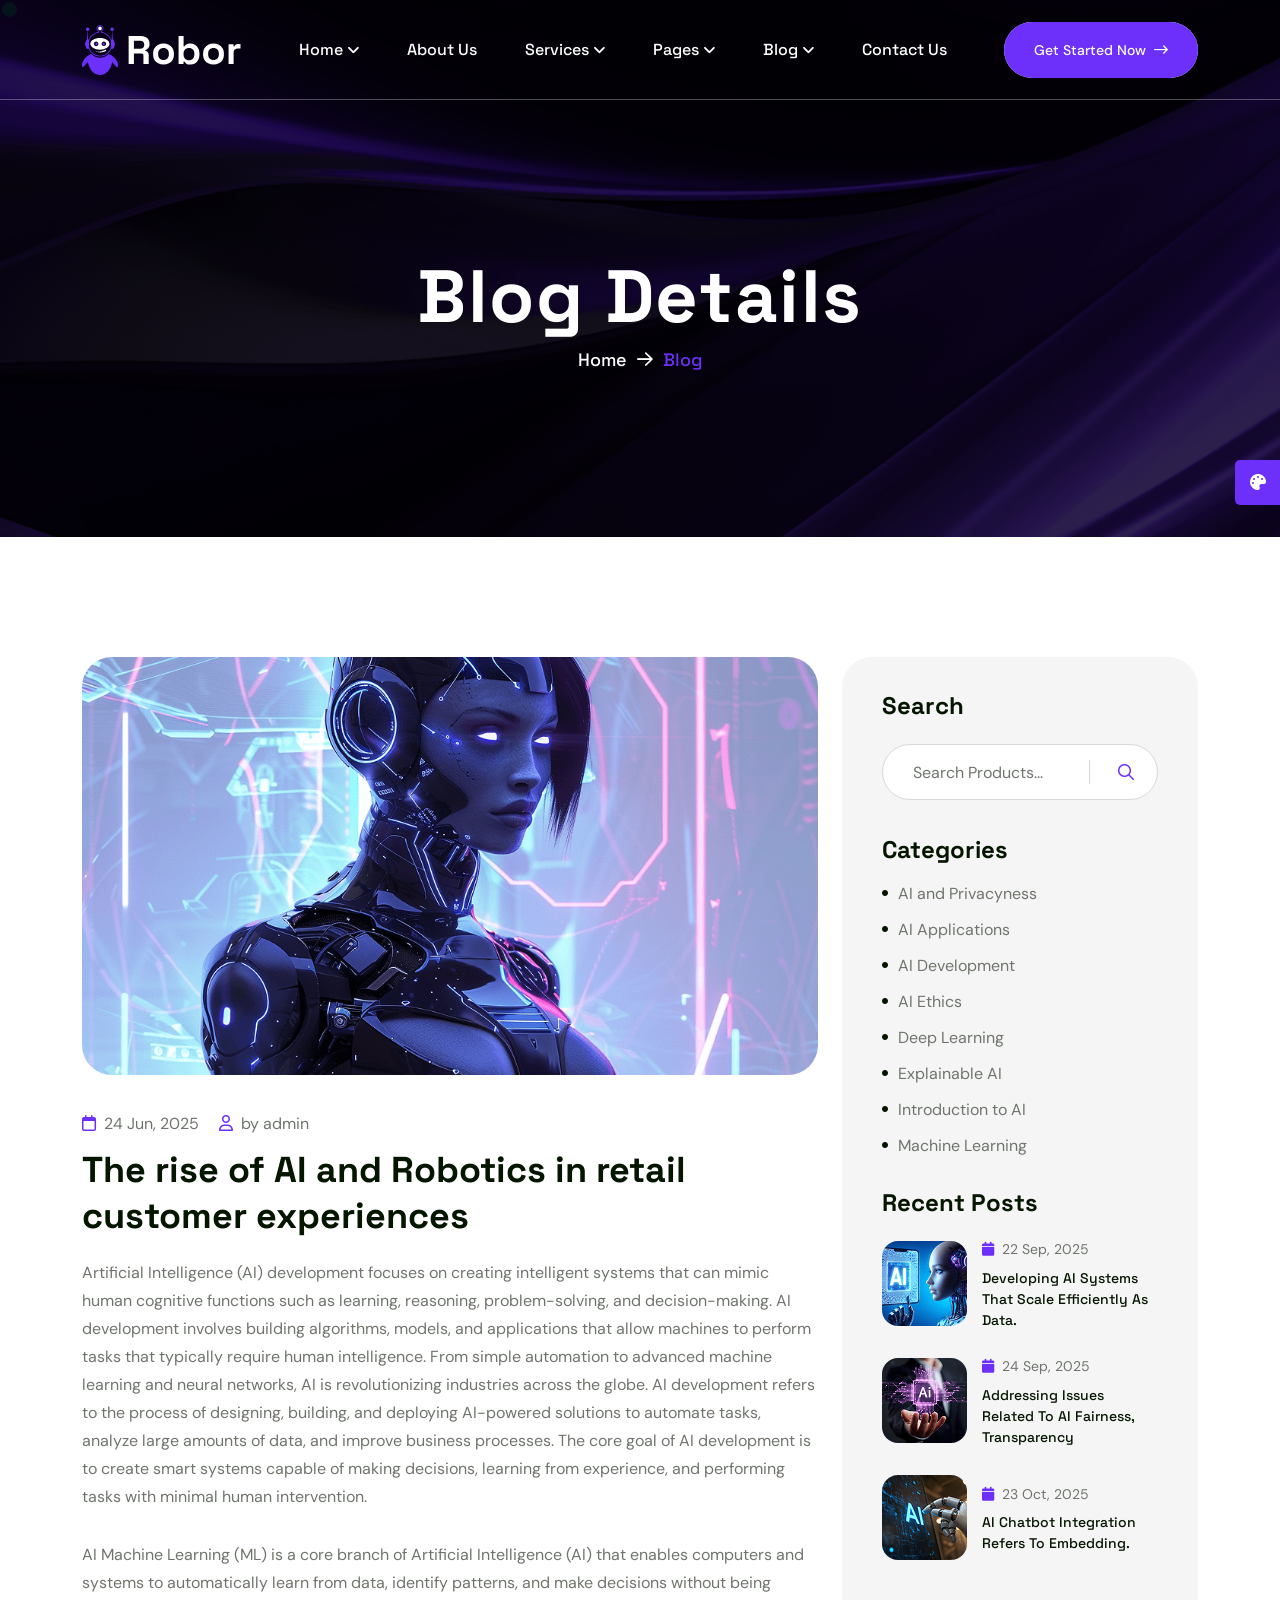
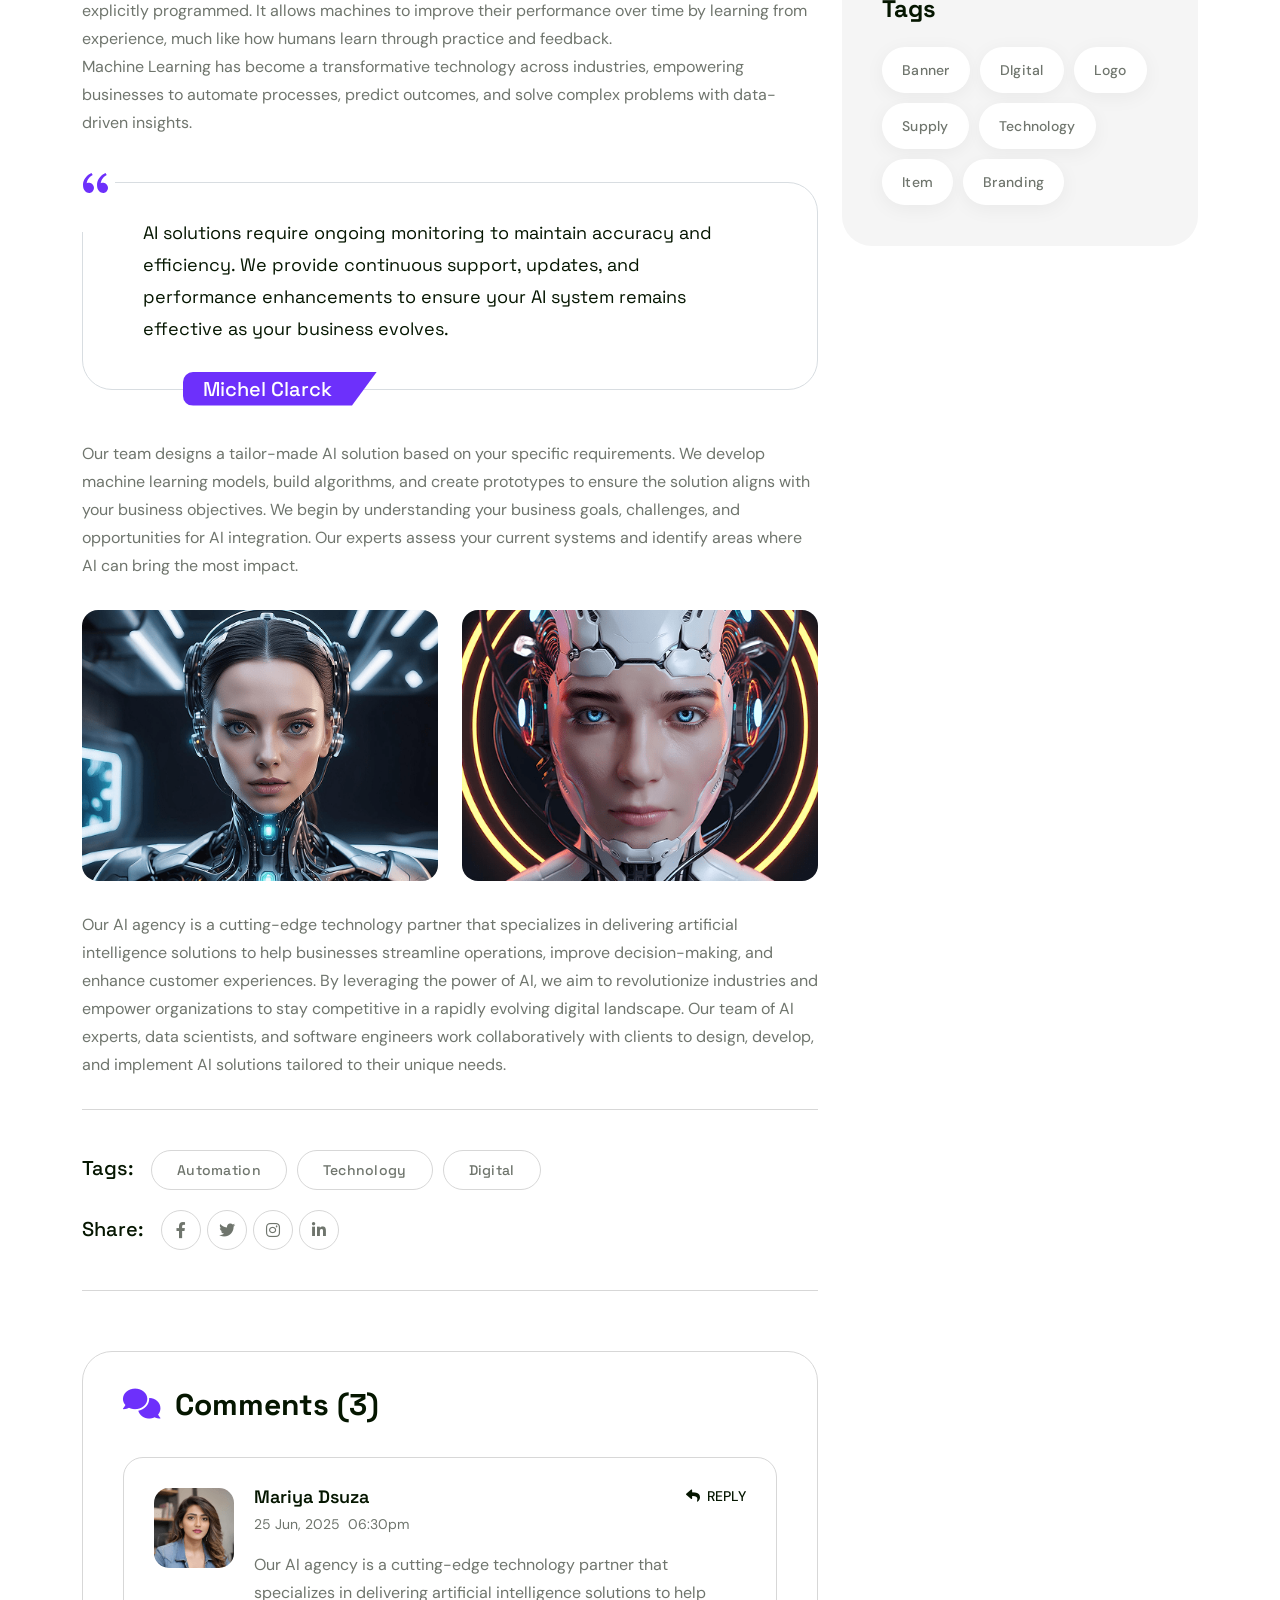
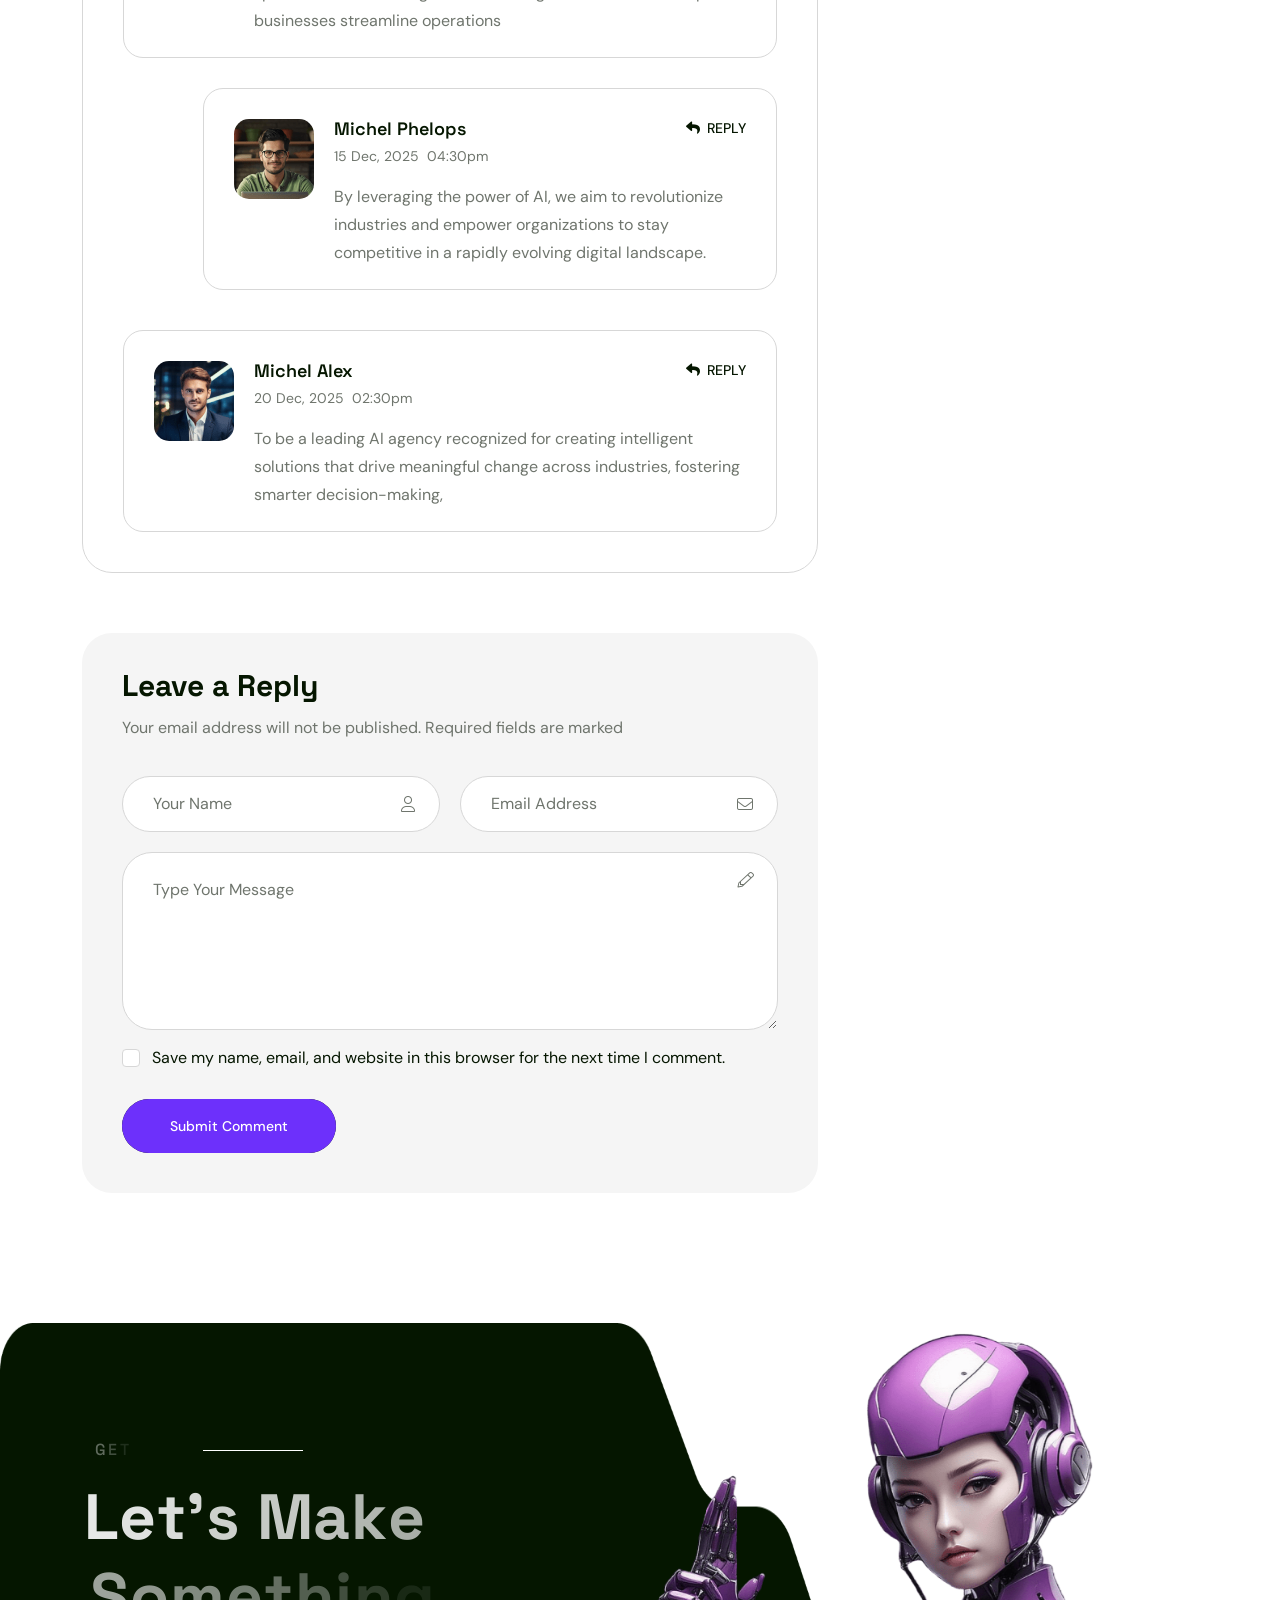
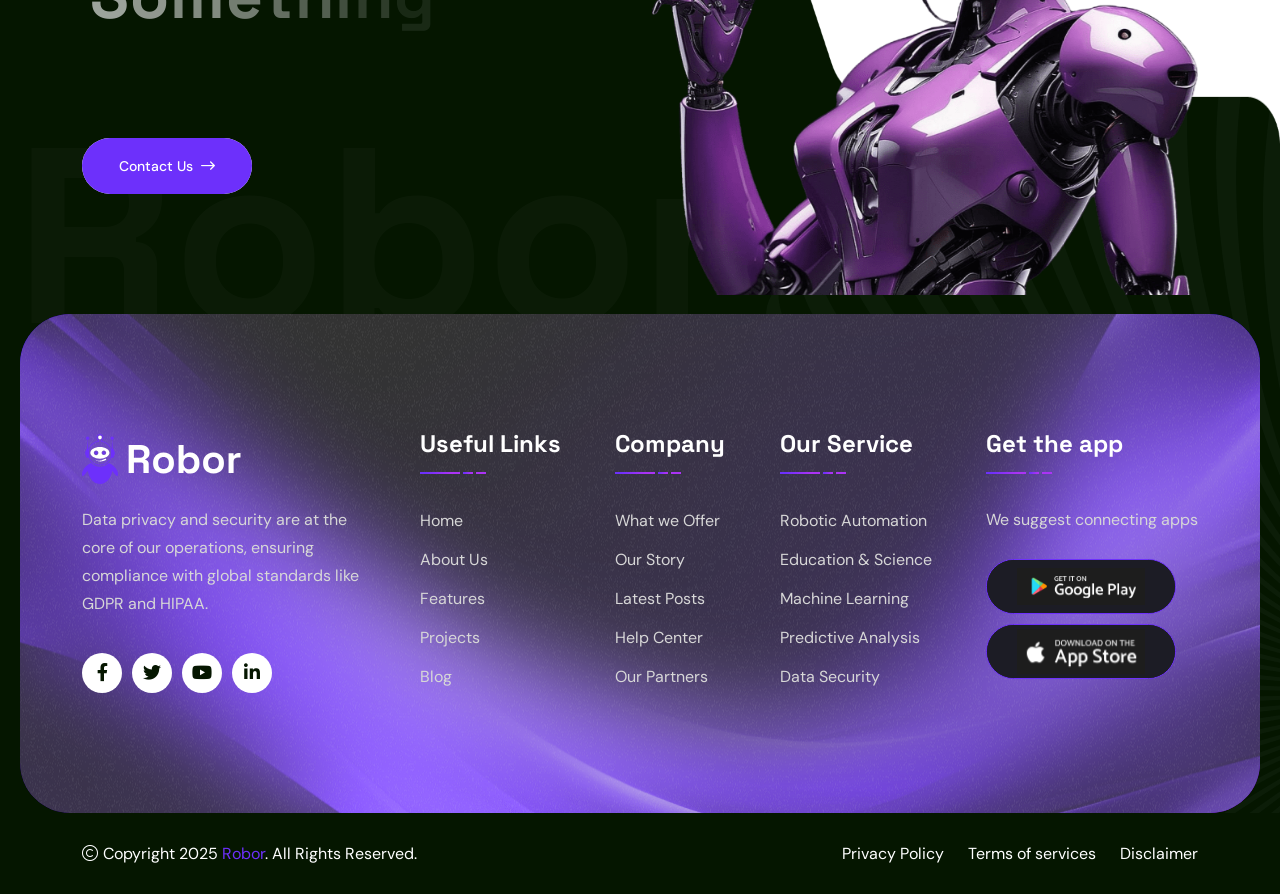
<file: blog-details.html>
<!doctype html>
<html class="no-js" lang="zxx" dir="ltr">

<head>
    <meta charset="utf-8">
    <meta http-equiv="x-ua-compatible" content="ie=edge">
    <title>Robor - AI and Automation Integration HTML Template - Blog Details</title>
    <meta name="author" content="Robor">
    <meta name="description" content="Robor - AI and Automation Integration HTML Template">
    <meta name="keywords" content="Robor - AI and Automation Integration HTML Template">
    <meta name="robots" content="INDEX,FOLLOW">

    <!-- Mobile Specific Metas -->
    <meta name="viewport" content="width=device-width, initial-scale=1, shrink-to-fit=no">

    <!-- Favicons - Place favicon.ico in the root directory -->
    <link rel="apple-touch-icon" sizes="57x57" href="assets/img/favicons/apple-icon-57x57.png">
    <link rel="apple-touch-icon" sizes="60x60" href="assets/img/favicons/apple-icon-60x60.png">
    <link rel="apple-touch-icon" sizes="72x72" href="assets/img/favicons/apple-icon-72x72.png">
    <link rel="apple-touch-icon" sizes="76x76" href="assets/img/favicons/apple-icon-76x76.png">
    <link rel="apple-touch-icon" sizes="114x114" href="assets/img/favicons/apple-icon-114x114.png">
    <link rel="apple-touch-icon" sizes="120x120" href="assets/img/favicons/apple-icon-120x120.png">
    <link rel="apple-touch-icon" sizes="144x144" href="assets/img/favicons/apple-icon-144x144.png">
    <link rel="apple-touch-icon" sizes="152x152" href="assets/img/favicons/apple-icon-152x152.png">
    <link rel="apple-touch-icon" sizes="180x180" href="assets/img/favicons/apple-icon-180x180.png">
    <link rel="icon" type="image/png" sizes="192x192" href="assets/img/favicons/android-icon-192x192.png">
    <link rel="icon" type="image/png" sizes="32x32" href="assets/img/favicons/favicon-32x32.png">
    <link rel="icon" type="image/png" sizes="96x96" href="assets/img/favicons/favicon-96x96.png">
    <link rel="icon" type="image/png" sizes="16x16" href="assets/img/favicons/favicon-16x16.png">
    <link rel="manifest" href="assets/img/favicons/manifest.json">
    <meta name="msapplication-TileColor" content="#ffffff">
    <meta name="msapplication-TileImage" content="assets/img/favicons/ms-icon-144x144.png">
    <meta name="theme-color" content="#ffffff">

    <!--==============================
	  Google Fonts
	============================== -->
    <link rel="preconnect" href="https://fonts.googleapis.com">
    <link rel="preconnect" href="https://fonts.gstatic.com" crossorigin>
    <link href="https://fonts.googleapis.com/css2?family=DM+Sans:ital,opsz,wght@0,9..40,100..1000;1,9..40,100..1000&family=Space+Grotesk:wght@300..700&display=swap" rel="stylesheet">

    <!--==============================
	    All CSS File
	============================== -->
    <!-- Bootstrap -->
    <link rel="stylesheet" href="assets/css/bootstrap.min.css">
    <!-- Fontawesome Icon -->
    <link rel="stylesheet" href="assets/css/fontawesome.min.css">
    <!-- Magnific Popup -->
    <link rel="stylesheet" href="assets/css/magnific-popup.min.css">
    <!-- Swiper CSS -->
    <link rel="stylesheet" href="assets/css/swiper-bundle.min.css">
    <!-- Theme Custom CSS -->
    <link rel="stylesheet" href="assets/css/style.css">

</head>

<body class="">

    <!--[if lte IE 9]>
    	<p class="browserupgrade">You are using an <strong>outdated</strong> browser. Please <a href="https://browsehappy.com/">upgrade your browser</a> to improve your experience and security.</p>
  	<![endif]-->


    <!--********************************
   		Code Start From Here 
	******************************** -->
    <div class="cursor-follower"></div>

    <!-- slider drag cursor -->
    <!-- <div class="slider-drag-cursor"> DRAG </div> -->

    <!--==============================
     Preloader
  ==============================-->
    <div class="preloader ">
        <button class="th-btn preloaderCls">Cancel Preloader </button>
        <div class="preloader-inner">
            <div class="bounce">
                <img src="assets/img/logo-icon.svg" alt="img">
            </div>
            <span class="loader">
                Robor
                <span class="loading-text">Robor</span>
            </span>
        </div>
    </div>


    <!--==============================
    Mobile Menu
  ============================== -->
    <div class="th-menu-wrapper">
        <div class="th-menu-area text-center">
            <button class="th-menu-toggle"><i class="fal fa-times"></i></button>
            <div class="mobile-logo">
                <a href="index.html"><img src="assets/img/logo2.svg" alt="Robor"></a>
            </div>
            <div class="th-mobile-menu">
                <ul>
                    <li class="menu-item-has-children">
                        <a href="index.html">Home</a>
                        <ul class="sub-menu">
                            <li class="menu-item-has-children">
                                <a href="#">Multipage</a>
                                <ul class="sub-menu">
                                    <li><a href="index.html">Home I (AI Startup)</a></li>
                                    <li><a href="home-2.html">Home II (AI Technology)</a></li>
                                    <li><a href="home-3.html">Home III (AI Agency)</a></li>
                                </ul>
                            </li>
                            <li class="menu-item-has-children">
                                <a href="#">Onepage</a>
                                <ul class="sub-menu">
                                    <li><a href="home-1-op.html">Home I (AI Startup)</a></li>
                                    <li><a href="home-2-op.html">Home II (AI Technology)</a></li>
                                    <li><a href="home-3-op.html">Home III (AI Agency)</a></li>
                                </ul>
                            </li>
                        </ul>
                    </li>
                    <li><a href="about.html">About Us</a></li>
                    <li class="menu-item-has-children">
                        <a href="#">Services</a>
                        <ul class="sub-menu">
                            <li><a href="service.html">Services</a></li>
                            <li><a href="service-details.html">Service Details</a></li>
                        </ul>
                    </li>
                    <li class="menu-item-has-children">
                        <a href="#">Pages</a>
                        <ul class="sub-menu">
                            <li class="menu-item-has-children">
                                <a href="#">Shop</a>
                                <ul class="sub-menu">
                                    <li><a href="shop.html">Shop</a></li>
                                    <li><a href="shop-details.html">Shop Details</a></li>
                                    <li><a href="cart.html">Cart Page</a></li>
                                    <li><a href="checkout.html">Checkout</a></li>
                                    <li><a href="wishlist.html">Wishlist</a></li>
                                </ul>
                            </li>
                            <li><a href="project.html">Project</a></li>
                            <li><a href="project-details.html">Project Details</a></li>
                            <li><a href="team.html">Our Team</a></li>
                            <li><a href="team-details.html">Team Details</a></li>
                            <li><a href="chatbot.html">Chatbot Integration</a></li>
                            <li><a href="pricing.html">Pricing</a></li>
                            <li><a href="testimonial.html">Testimonial</a></li>
                            <li><a href="faq.html">FAQ'S Page</a></li>
                            <li><a href="ai-consulting.html">AI Consulting</a></li>
                            <li><a href="error.html">Error Page</a></li>
                        </ul>
                    </li>
                    <li class="menu-item-has-children">
                        <a href="#">Blog</a>
                        <ul class="sub-menu">
                            <li><a href="blog.html">Blog Standard</a></li>
                            <li><a href="blog-2.html">Blog Grid</a></li>
                            <li><a href="blog-details.html">Blog Details</a></li>
                        </ul>
                    </li>
                    <li>
                        <a href="contact.html">Contact Us</a>
                    </li>
                </ul>
            </div>
        </div>
    </div>
    <div class="color-scheme-wrap active">
        <button class="switchIcon"><i class="fa-solid fa-palette"></i></button>
        <h3 class="color-scheme-wrap-title text-center">Color Switcher</h3>
        <div class="color-switch-btns">
            <button data-color="#FF4F38"><i class="fa-solid fa-droplet"></i></button>
            <button data-color="#3282FB"><i class="fa-solid fa-droplet"></i></button>
            <button data-color="#6D30FB"><i class="fa-solid fa-droplet"></i></button>
            <button data-color="#27AE60"><i class="fa-solid fa-droplet"></i></button>
            <button data-color="#FF7E02"><i class="fa-solid fa-droplet"></i></button>
        </div>
    </div><!--==============================
	Header Area
==============================-->
    <header class="th-header header-default">
        <div class="sticky-wrapper">
            <!-- Main Menu Area -->
            <div class="menu-area">
                <div class="container">
                    <div class="row align-items-center justify-content-between">
                        <div class="col-auto">
                            <div class="header-logo">
                                <a href="index.html">
                                    <img src="assets/img/logo.svg" alt="Robor">
                                </a>
                            </div>
                        </div>
                        <div class="col-auto">
                            <nav class="main-menu d-none d-lg-inline-block">
                                <ul>
                                    <li class="menu-item-has-children">
                                        <a href="index.html">Home</a>
                                        <ul class="mega-menu mega-menu-content allow-natural-scroll">
                                            <li>
                                                <div class="container">
                                                    <div class="row gy-4">
                                                        <div class="col-lg-4">
                                                            <div class="mega-menu-box">
                                                                <div class="mega-menu-img">
                                                                    <img src="assets/img/pages/index.jpg" alt="Home One">
                                                                    <div class="btn-wrap">
                                                                        <a href="index.html" class="th-btn style3">Multipage</a>
                                                                        <a href="home-1-op.html" class="th-btn style3">Onepage</a>
                                                                    </div>
                                                                </div>
                                                                <h3 class="mega-menu-title"><a href="index.html">Home I (AI Startup)</a></h3>
                                                            </div>
                                                        </div>
                                                        <div class="col-lg-4">
                                                            <div class="mega-menu-box">
                                                                <div class="mega-menu-img">
                                                                    <img src="assets/img/pages/home-2.jpg" alt="Home Two">
                                                                    <div class="btn-wrap">
                                                                        <a href="home-2.html" class="th-btn style3">Multipage</a>
                                                                        <a href="home-2-op.html" class="th-btn style3">Onepage</a>
                                                                    </div>
                                                                </div>
                                                                <h3 class="mega-menu-title"><a href="home-2.html">Home II (AI Technology)</a></h3>
                                                            </div>
                                                        </div>
                                                        <div class="col-lg-4">
                                                            <div class="mega-menu-box">
                                                                <div class="mega-menu-img">
                                                                    <img src="assets/img/pages/home-3.jpg" alt="Home Three">
                                                                    <div class="btn-wrap">
                                                                        <a href="home-3.html" class="th-btn style3">Multipage</a>
                                                                        <a href="home-3-op.html" class="th-btn style3">Onepage</a>
                                                                    </div>
                                                                </div>
                                                                <h3 class="mega-menu-title"><a href="home-3.html">Home III (AI Agency)</a></h3>
                                                            </div>
                                                        </div>
                                                    </div>
                                                </div>
                                            </li>
                                        </ul>
                                    </li>
                                    <li><a href="about.html">About Us</a></li>
                                    <li class="menu-item-has-children">
                                        <a href="#">Services</a>
                                        <ul class="sub-menu">
                                            <li><a href="service.html">Services</a></li>
                                            <li><a href="service-details.html">Service Details</a></li>
                                        </ul>
                                    </li>
                                    <li class="menu-item-has-children">
                                        <a href="#">Pages</a>
                                        <ul class="sub-menu">
                                            <li class="menu-item-has-children">
                                                <a href="#">Shop</a>
                                                <ul class="sub-menu">
                                                    <li><a href="shop.html">Shop</a></li>
                                                    <li><a href="shop-details.html">Shop Details</a></li>
                                                    <li><a href="cart.html">Cart Page</a></li>
                                                    <li><a href="checkout.html">Checkout</a></li>
                                                    <li><a href="wishlist.html">Wishlist</a></li>
                                                </ul>
                                            </li>
                                            <li><a href="project.html">Project</a></li>
                                            <li><a href="project-details.html">Project Details</a></li>
                                            <li><a href="team.html">Our Team</a></li>
                                            <li><a href="team-details.html">Team Details</a></li>
                                            <li><a href="chatbot.html">Chatbot Integration</a></li>
                                            <li><a href="pricing.html">Pricing</a></li>
                                            <li><a href="testimonial.html">Testimonial</a></li>
                                            <li><a href="faq.html">FAQ'S Page</a></li>
                                            <li><a href="ai-consulting.html">AI Consulting</a></li>
                                            <li><a href="error.html">Error Page</a></li>
                                        </ul>
                                    </li>
                                    <li class="menu-item-has-children">
                                        <a href="#">Blog</a>
                                        <ul class="sub-menu">
                                            <li><a href="blog.html">Blog Standard</a></li>
                                            <li><a href="blog-2.html">Blog Grid</a></li>
                                            <li><a href="blog-details.html">Blog Details</a></li>
                                        </ul>
                                    </li>
                                    <li>
                                        <a href="contact.html">Contact Us</a>
                                    </li>
                                </ul>
                            </nav>
                            <div class="header-button d-flex d-lg-none">
                                <button type="button" class="th-menu-toggle icon-btn"><i class="far fa-bars"></i></button>
                            </div>
                        </div>
                        <div class="col-auto d-xl-block d-none">
                            <div class="header-button">
                                <a href="contact.html" class="th-btn style2">Get Started Now <i class="far fa-long-arrow-right ms-2"></i></a>
                            </div>
                        </div>
                    </div>
                </div>
            </div>
        </div>
    </header>


    <!--==============================
    Breadcumb
============================== -->
    <div class="breadcumb-wrapper " data-bg-src="assets/img/bg/breadcumb-bg.png" data-overlay="black" data-opacity="7">
        <div class="container">
            <div class="row">
                <div class="col-xxl-12">
                    <div class="breadcumb-content">
                        <h1 class="breadcumb-title text-anim" data-cue="slideInUp" data-delay="100">Blog Details</h1>
                        <ul class="breadcumb-menu" data-cue="slideInUp" data-delay="300">
                            <li><a href="index.html">Home</a></li>
                            <li>Blog</li>
                        </ul>
                    </div>
                </div>
            </div>
        </div>
    </div><!--==============================
    Blog Area
==============================-->
    <section class="th-blog-wrapper blog-details space-top space-extra-bottom">
        <div class="container">
            <div class="row gx-40">
                <div class="col-xl-8 col-lg-7">
                    <div class="th-blog blog-single" data-cue="slideInUp">
                        <div class="blog-img">
                            <img src="assets/img/blog/blog-s-1-1.jpg" alt="Blog Image">
                        </div>
                        <div class="blog-content">
                            <div class="blog-meta">
                                <a href="blog.html"><i class="far fa-calendar"></i>24 Jun, 2025</a>
                                <a href="blog.html"><i class="far fa-user"></i>by admin</a>
                            </div>
                            <h3 class="mb-20">The rise of AI and Robotics in retail customer
                                experiences</h3>
                            <p class="mb-30">Artificial Intelligence (AI) development focuses on creating intelligent systems that can mimic human cognitive functions such as learning, reasoning, problem-solving, and decision-making. AI development involves building algorithms, models, and applications that allow machines to perform tasks that typically require human intelligence. From simple automation to advanced machine learning and neural networks, AI is revolutionizing industries across the globe. AI development refers to the process of designing, building, and deploying AI-powered solutions to automate tasks, analyze large amounts of data, and improve business processes.
                                The core goal of AI development is to create smart systems capable of making decisions, learning from experience, and performing tasks with minimal human intervention.</p>
                            <p class="mb-0">AI Machine Learning (ML) is a core branch of Artificial Intelligence (AI) that enables computers and systems to automatically learn from data, identify patterns, and make decisions without being explicitly programmed. It allows machines to improve their performance over time by learning from experience, much like how humans learn through practice and feedback.</p>
                            <p>Machine Learning has become a transformative technology across industries, empowering businesses to automate processes, predict outcomes, and solve complex problems with data-driven insights.</p>
                            <blockquote class="bg-white">
                                <p>AI solutions require ongoing monitoring to maintain accuracy and efficiency. We provide continuous support, updates, and performance enhancements to ensure your AI system remains effective as your business evolves.</p>
                                <cite>Michel Clarck</cite>
                            </blockquote>

                            <p class="mb-30">Our team designs a tailor-made AI solution based on your specific requirements. We develop machine learning models, build algorithms, and create prototypes to ensure the solution aligns with your business objectives. We begin by understanding your business goals, challenges, and opportunities for AI integration. Our experts assess your current systems and identify areas where AI can bring the most impact.</p>
                            <div class="row gx-30 mt-30">
                                <div class="col-md-6 mb-30">
                                    <div class="blog-radius-img">
                                        <img class="w-100" src="assets/img/blog/blog_inner_1.jpg" alt="Blog Image">
                                    </div>
                                </div>
                                <div class="col-md-6 mb-30">
                                    <div class="blog-radius-img">
                                        <img class="w-100" src="assets/img/blog/blog_inner_2.jpg" alt="Blog Image">
                                    </div>
                                </div>
                            </div>

                            <p class="mb-0">Our AI agency is a cutting-edge technology partner that specializes in delivering artificial intelligence solutions to help businesses streamline operations, improve decision-making, and enhance customer experiences. By leveraging the power of AI, we aim to revolutionize industries and empower organizations to stay competitive in a rapidly evolving digital landscape. Our team of AI experts, data scientists, and software engineers work collaboratively with clients to design, develop, and implement AI solutions tailored to their unique needs.</p>

                            <div class="share-links clearfix ">
                                <div class="row justify-content-between">
                                    <div class="col-md-auto">
                                        <span class="share-links-title">Tags:</span>
                                        <div class="tagcloud">
                                            <a href="blog.html">Automation</a>
                                            <a href="blog.html">Technology</a>
                                            <a href="blog.html">Digital</a>
                                        </div>
                                    </div>
                                    <div class="col-md-auto text-xl-end">
                                        <span class="share-links-title">Share:</span>
                                        <div class="th-social style2 align-items-center">
                                            <a href="https://www.facebook.com/"><i class="fab fa-facebook-f"></i></a>
                                            <a href="https://www.twitter.com/"><i class="fab fa-twitter"></i></a>
                                            <a href="https://www.instagram.com/"><i class="fab fa-instagram"></i></a>
                                            <a href="https://www.linkedin.com/"><i class="fab fa-linkedin-in"></i></a>
                                        </div>
                                    </div><!-- Share Links Area end -->
                                </div>
                            </div>
                        </div>
                    </div>
                    <div class="th-comments-wrap " data-cue="slideInUp">
                        <h2 class="blog-inner-title h4"><i class="fas fa-comments"></i> Comments (3)</h2>
                        <ul class="comment-list">
                            <li class="th-comment-item">
                                <div class="th-post-comment">
                                    <div class="comment-avater">
                                        <img src="assets/img/blog/comment-author-1.jpg" alt="Comment Author">
                                    </div>
                                    <div class="comment-content">
                                        <h3 class="name">Mariya Dsuza</h3>
                                        <span class="commented-on">25 Jun, 2025<span class="ms-2">06:30pm</span></span>
                                        <p class="text">Our AI agency is a cutting-edge technology partner that specializes in delivering artificial intelligence solutions to help businesses streamline operations</p>
                                        <div class="reply_and_edit">
                                            <a href="blog-details.html" class="reply-btn"><i class="fas fa-reply"></i>Reply</a>
                                        </div>
                                    </div>
                                </div>
                                <ul class="children">
                                    <li class="th-comment-item">
                                        <div class="th-post-comment">
                                            <div class="comment-avater">
                                                <img src="assets/img/blog/comment-author-2.jpg" alt="Comment Author">
                                            </div>
                                            <div class="comment-content">
                                                <h3 class="name">Michel Phelops</h3>
                                                <span class="commented-on">15 Dec, 2025<span class="ms-2">04:30pm</span></span>
                                                <p class="text">By leveraging the power of AI, we aim to revolutionize industries and empower organizations to stay competitive in a rapidly evolving digital landscape.</p>
                                                <div class="reply_and_edit">
                                                    <a href="blog-details.html" class="reply-btn"><i class="fas fa-reply"></i>Reply</a>
                                                </div>
                                            </div>
                                        </div>
                                    </li>
                                </ul>
                            </li>
                            <li class="th-comment-item">
                                <div class="th-post-comment">
                                    <div class="comment-avater">
                                        <img src="assets/img/blog/comment-author-3.jpg" alt="Comment Author">
                                    </div>
                                    <div class="comment-content">
                                        <h3 class="name">Michel Alex</h3>
                                        <span class="commented-on">20 Dec, 2025<span class="ms-2">02:30pm</span></span>
                                        <p class="text">To be a leading AI agency recognized for creating intelligent solutions that drive meaningful change across industries, fostering smarter decision-making,</p>
                                        <div class="reply_and_edit">
                                            <a href="blog-details.html" class="reply-btn"><i class="fas fa-reply"></i>Reply</a>
                                        </div>
                                    </div>
                                </div>
                            </li>
                        </ul>
                    </div> <!-- Comment end --> <!-- Comment Form -->
                    <div class="th-comment-form " data-cue="slideInUp">
                        <div class="form-title">
                            <h3 class="blog-inner-title h4 mb-2">Leave a Reply</h3>
                            <p class="form-text">Your email address will not be published. Required fields are marked</p>
                        </div>
                        <div class="row">
                            <div class="col-md-6 form-group style-border">
                                <input type="text" placeholder="Your Name" class="form-control">
                                <i class="fal fa-user"></i>
                            </div>
                            <div class="col-md-6 form-group style-border">
                                <input type="text" placeholder="Email Address" class="form-control">
                                <i class="fal fa-envelope"></i>
                            </div>
                            <div class="col-12 form-group style-border">
                                <textarea placeholder="Type Your Message" class="form-control"></textarea>
                                <i class="fal fa-pencil"></i>
                            </div>
                            <div class="col-12 form-group">
                                <input id="reviewcheck" name="reviewcheck" type="checkbox">
                                <label for="reviewcheck">Save my name, email, and website in this browser for the next time I comment.<span class="checkmark"></span></label>
                            </div>
                            <div class="col-12 form-group mb-0">
                                <button class="th-btn style3 btn-md">Submit Comment</button>
                            </div>
                        </div>
                    </div>
                </div>
                <div class="col-xl-4 col-lg-5">
                    <aside class="sidebar-area sidebar-sticky" data-cue="slideInUp">
                        <div class="widget widget_search  ">
                            <h3 class="widget_title">Search</h3>
                            <form class="search-form">
                                <input type="text" placeholder="Search Products...">
                                <button type="submit"><i class="far fa-search"></i></button>
                            </form>
                        </div>
                        <div class="widget widget_categories  ">
                            <h3 class="widget_title">Categories</h3>
                            <ul>
                                <li>
                                    <a href="blog.html"><i class="fas fa-circle"></i>AI and Privacyness</a>
                                </li>
                                <li>
                                    <a href="blog.html"><i class="fas fa-circle"></i>AI Applications</a>
                                </li>
                                <li>
                                    <a href="blog.html"><i class="fas fa-circle"></i>AI Development</a>
                                </li>
                                <li>
                                    <a href="blog.html"><i class="fas fa-circle"></i>AI Ethics</a>
                                </li>
                                <li>
                                    <a href="blog.html"><i class="fas fa-circle"></i>Deep Learning</a>
                                </li>
                                <li>
                                    <a href="blog.html"><i class="fas fa-circle"></i>Explainable AI</a>
                                </li>
                                <li>
                                    <a href="blog.html"><i class="fas fa-circle"></i>Introduction to AI</a>
                                </li>
                                <li>
                                    <a href="blog.html"><i class="fas fa-circle"></i>Machine Learning</a>
                                </li>
                            </ul>
                        </div>
                        <div class="widget  ">
                            <h3 class="widget_title">Recent Posts</h3>
                            <div class="recent-post-wrap">
                                <div class="recent-post">
                                    <div class="media-img">
                                        <a href="blog-details.html"><img src="assets/img/blog/recent-post-1-1.jpg" alt="Blog Image"></a>
                                    </div>
                                    <div class="media-body">
                                        <div class="recent-post-meta">
                                            <a href="blog.html"><i class="fas fa-calendar"></i>22 Sep, 2025</a>
                                        </div>
                                        <h4 class="post-title"><a class="text-inherit" href="blog-details.html">Developing AI systems that scale efficiently as data.</a></h4>
                                    </div>
                                </div>
                                <div class="recent-post">
                                    <div class="media-img">
                                        <a href="blog-details.html"><img src="assets/img/blog/recent-post-1-2.jpg" alt="Blog Image"></a>
                                    </div>
                                    <div class="media-body">
                                        <div class="recent-post-meta">
                                            <a href="blog.html"><i class="fas fa-calendar"></i>24 Sep, 2025</a>
                                        </div>
                                        <h4 class="post-title"><a class="text-inherit" href="blog-details.html">Addressing issues related to AI fairness, transparency</a></h4>
                                    </div>
                                </div>
                                <div class="recent-post">
                                    <div class="media-img">
                                        <a href="blog-details.html"><img src="assets/img/blog/recent-post-1-3.jpg" alt="Blog Image"></a>
                                    </div>
                                    <div class="media-body">
                                        <div class="recent-post-meta">
                                            <a href="blog.html"><i class="fas fa-calendar"></i>23 Oct, 2025</a>
                                        </div>
                                        <h4 class="post-title"><a class="text-inherit" href="blog-details.html">AI chatbot integration refers to embedding.</a></h4>
                                    </div>
                                </div>
                            </div>
                        </div>
                        <div class="widget widget_tag_cloud  ">
                            <h3 class="widget_title">Tags</h3>
                            <div class="tagcloud">
                                <a href="blog.html">Banner</a>
                                <a href="blog.html">DIgital</a>
                                <a href="blog.html">Logo</a>
                                <a href="blog.html">Supply</a>
                                <a href="blog.html">Technology</a>
                                <a href="blog.html">Item</a>
                                <a href="blog.html">Branding</a>
                            </div>
                        </div>
                    </aside>
                </div>
            </div>
        </div>
    </section>
    <!--==============================
	Footer Area
==============================-->
    <footer class="footer-wrapper footer-default">
        <div class="footer-bg-shape bg-title" data-mask-src="assets/img/shape/footer-bg-shape1.png"></div>
        <div class="footer-bg-shape2 shape-mockup" data-bottom="-45%" data-right="-45%">
            <img src="assets/img/shape/footer-bg-shape2.png" alt="img">
        </div>
        <div class="footer-cta-wrap space" id="contact-sec">
            <div class="shadow-text">Robor</div>
            <div class="container">
                <div class="row gy-40 justify-content-between">
                    <div class="col-lg-6">
                        <div class="title-area mb-0">
                            <span class="sub-title text-white before-none text-anim" data-cue="slideInLeft">Get Started</span>
                            <h2 class="sec-title text-white text-anim2" data-cue="slideInLeft">Let's Make Something
                                Great Together</h2>
                            <div class="btn-wrap mt-40" data-cue="slideInLeft">
                                <a href="contact.html" class="th-btn style2">Contact Us<i class="far fa-long-arrow-right ms-2"></i></a>
                            </div>
                        </div>
                    </div>
                    <div class="col-lg-6">
                        <div class="footer-cta-thumb" data-cue="slideInRight">
                            <img src="assets/img/normal/footer-thumb1-1.png" alt="img">
                        </div>
                    </div>
                </div>
            </div>
        </div>
        <div class="widget-area" data-bg-src="assets/img/bg/footer-default-bg.png">
            <div class="footer-widget-bg" data-bg-src="assets/img/bg/jiji-bg-shape.png"></div>
            <div class="container">
                <div class="row justify-content-between">
                    <div class="col-md-6 col-xl-auto" data-cue="slideInUp">
                        <div class="widget footer-widget">
                            <div class="th-widget-about">
                                <div class="about-logo">
                                    <a href="index.html"><img src="assets/img/logo.svg" alt="Robor"></a>
                                </div>
                                <p class="about-text"> Data privacy and security are at the core of our operations, ensuring compliance with global standards like GDPR and HIPAA.</p>
                                <div class="th-social">
                                    <a href="https://www.facebook.com/"><i class="fab fa-facebook-f"></i></a>
                                    <a href="https://www.twitter.com/"><i class="fab fa-twitter"></i></a>
                                    <a href="https://www.youtube.com/"><i class="fab fa-youtube"></i></a>
                                    <a href="https://www.linkedin.com/"><i class="fab fa-linkedin-in"></i></a>
                                </div>
                            </div>
                        </div>
                    </div>
                    <div class="col-sm-6 col-xl-auto" data-cue="slideInUp">
                        <div class="widget widget_nav_menu footer-widget">
                            <h3 class="widget_title">Useful Links</h3>
                            <div class="menu-all-pages-container">
                                <ul class="menu">
                                    <li><a href="index.html">Home</a></li>
                                    <li><a href="about.html">About Us</a></li>
                                    <li><a href="service.html">Features</a></li>
                                    <li><a href="project.html">Projects</a></li>
                                    <li><a href="blog.html">Blog</a></li>
                                </ul>
                            </div>
                        </div>
                    </div>
                    <div class="col-sm-6 col-xl-auto" data-cue="slideInUp">
                        <div class="widget widget_nav_menu footer-widget">
                            <h3 class="widget_title">Company</h3>
                            <div class="menu-all-pages-container">
                                <ul class="menu">
                                    <li><a href="about.html">What we Offer</a></li>
                                    <li><a href="about.html">Our Story</a></li>
                                    <li><a href="blog.html">Latest Posts</a></li>
                                    <li><a href="contact.html">Help Center</a></li>
                                    <li><a href="about.html">Our Partners </a></li>
                                </ul>
                            </div>
                        </div>
                    </div>
                    <div class="col-md-6 col-xl-auto" data-cue="slideInUp">
                        <div class="widget widget_nav_menu footer-widget">
                            <h3 class="widget_title">Our Service</h3>
                            <div class="menu-all-pages-container">
                                <ul class="menu">
                                    <li><a href="service.html">Robotic Automation</a></li>
                                    <li><a href="service.html">Education & Science</a></li>
                                    <li><a href="service.html">Machine Learning</a></li>
                                    <li><a href="service.html">Predictive Analysis</a></li>
                                    <li><a href="service.html">Data Security</a></li>
                                </ul>
                            </div>
                        </div>
                    </div>
                    <div class="col-md-6 col-xl-auto" data-cue="slideInUp">
                        <div class="widget widget_download footer-widget">
                            <h4 class="widget_title">Get the app</h4>
                            <p class="footer-text">We suggest connecting apps</p>
                            <div class="download-widget-wrap">
                                <a href="about.html" class="th-btn"><img src="assets/img/theme-img/google-btn.png" alt="img"></a>
                                <a href="about.html" class="th-btn"><img src="assets/img/theme-img/app-store-btn.png" alt="img"></a>
                            </div>
                        </div>
                    </div>
                </div>
            </div>
        </div>
        <div class="copyright-wrap">
            <div class="container">
                <div class="row justify-content-center gy-3 align-items-center">
                    <div class="col-md-6" data-cue="slideInUp">
                        <p class="copyright-text">
                            <i class="fal fa-copyright"></i> Copyright 2025 <a href="index.html">Robor</a>. All Rights Reserved.
                        </p>
                    </div>
                    <div class="col-md-6 text-md-end text-center" data-cue="slideInUp">
                        <div class="footer-links">
                            <ul>
                                <li><a href="about.html">Privacy Policy</a></li>
                                <li><a href="about.html">Terms of services</a></li>
                                <li><a href="about.html">Disclaimer</a></li>
                            </ul>
                        </div>
                    </div>
                </div>
            </div>
        </div>
    </footer>

    <!--********************************
			Code End  Here 
	******************************** -->

    <!-- Scroll To Top -->
    <div class="scroll-top">
        <svg class="progress-circle svg-content" width="100%" height="100%" viewBox="-1 -1 102 102">
            <path d="M50,1 a49,49 0 0,1 0,98 a49,49 0 0,1 0,-98" style="transition: stroke-dashoffset 10ms linear 0s; stroke-dasharray: 307.919, 307.919; stroke-dashoffset: 307.919;"></path>
        </svg>
    </div>

    <!--==============================
    All Js File
============================== -->
    <!-- Jquery -->
    <script src="assets/js/vendor/jquery-3.7.1.min.js"></script>
    <!-- Swiper Js -->
    <script src="assets/js/swiper-bundle.min.js"></script>
    <!-- Bootstrap -->
    <script src="assets/js/bootstrap.min.js"></script>
    <!-- Magnific Popup -->
    <script src="assets/js/jquery.magnific-popup.min.js"></script>
    <!-- Counter Up -->
    <script src="assets/js/jquery.counterup.min.js"></script>
    <!-- Range Slider -->
    <script src="assets/js/jquery-ui.min.js"></script>
    <!-- Isotope Filter -->
    <script src="assets/js/imagesloaded.pkgd.min.js"></script>
    <script src="assets/js/isotope.pkgd.min.js"></script>
    <!-- Cue Js -->
    <script src="assets/js/scrollCue.min.js"></script>
    <!-- Gsap -->
    <script src="assets/js/gsap.min.js"></script>
    <!-- Scroll Trigger -->
    <script src="assets/js/ScrollTrigger.min.js"></script>
    <!-- Split Text -->
    <script src="assets/js/SplitText.min.js"></script>
    <!-- Lenis Js -->
    <script src="assets/js/lenis.min.js"></script>

    <!-- Perticle Js -->
    <script src="assets/js/particles.min.js"></script>
    <script src="assets/js/particles-config.js"></script>

    <!-- Main Js File -->
    <script src="assets/js/main.js"></script>
</body>

</html>
</file>
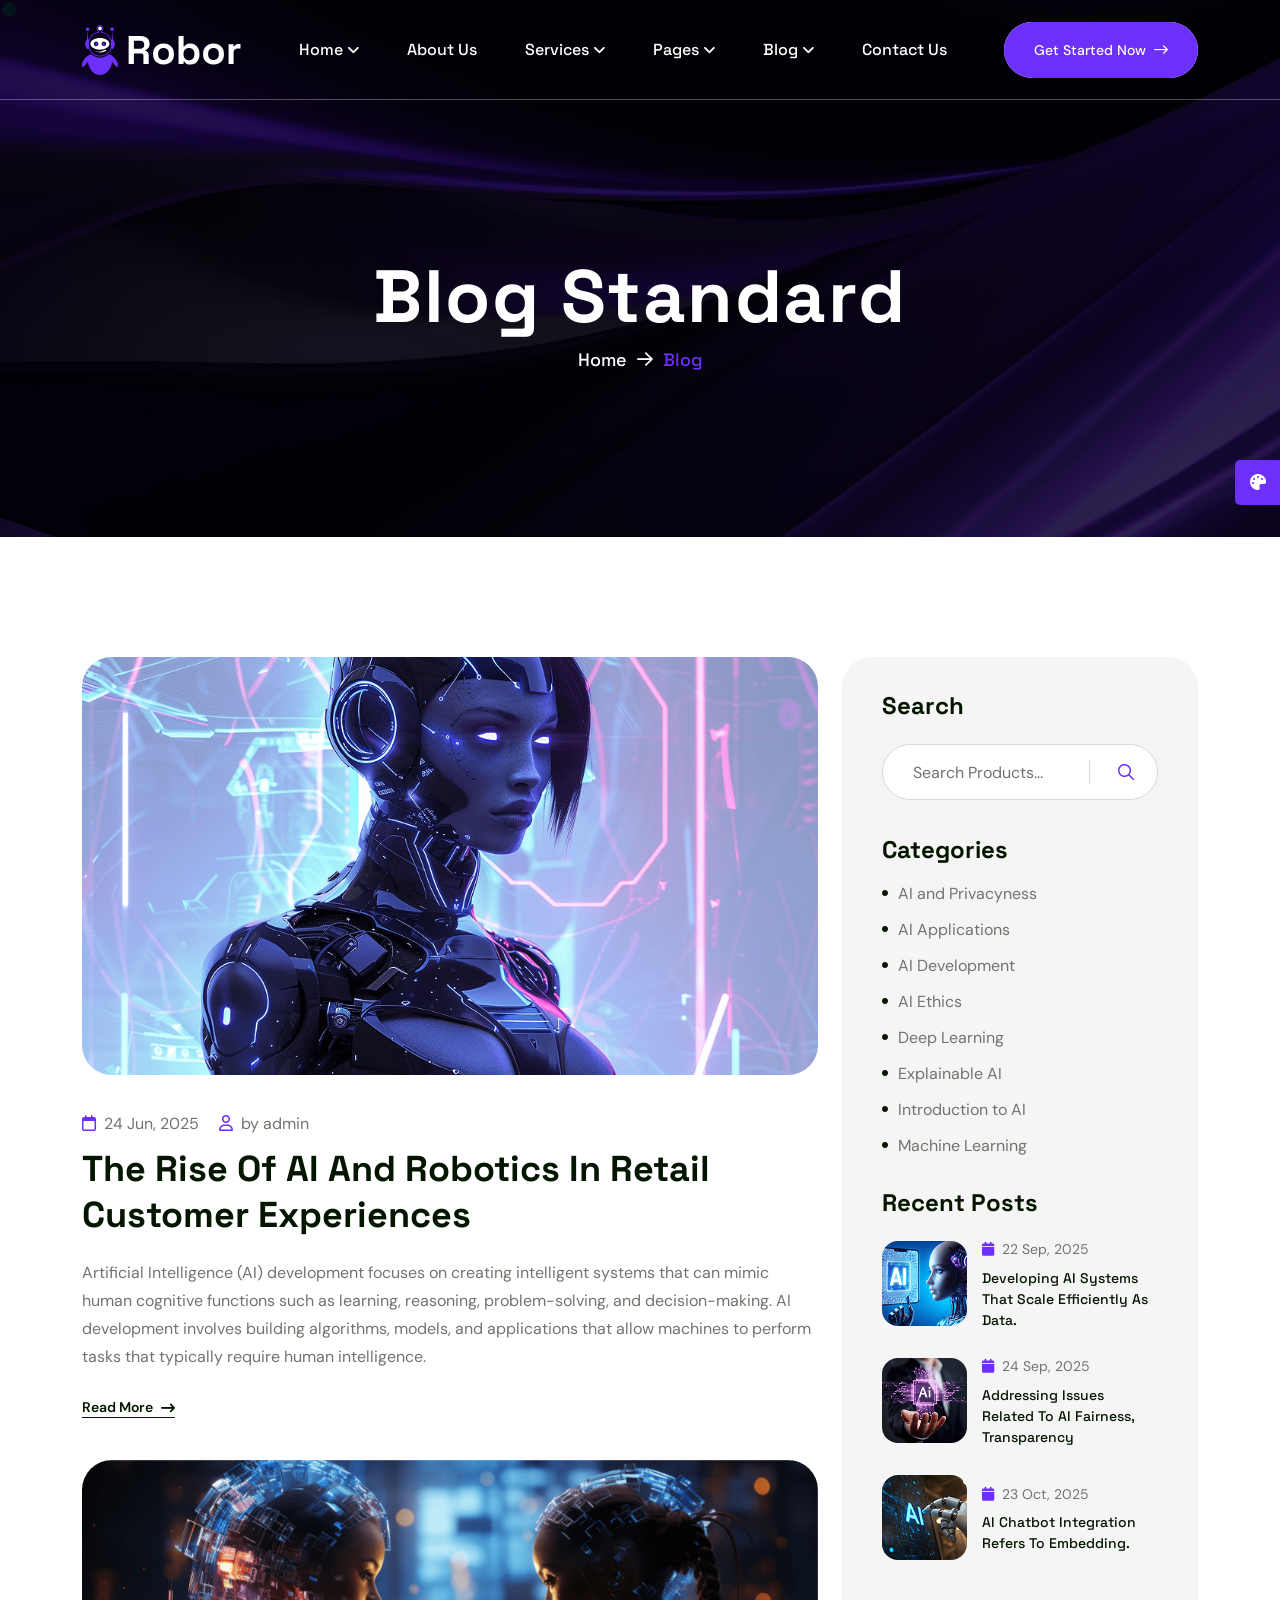
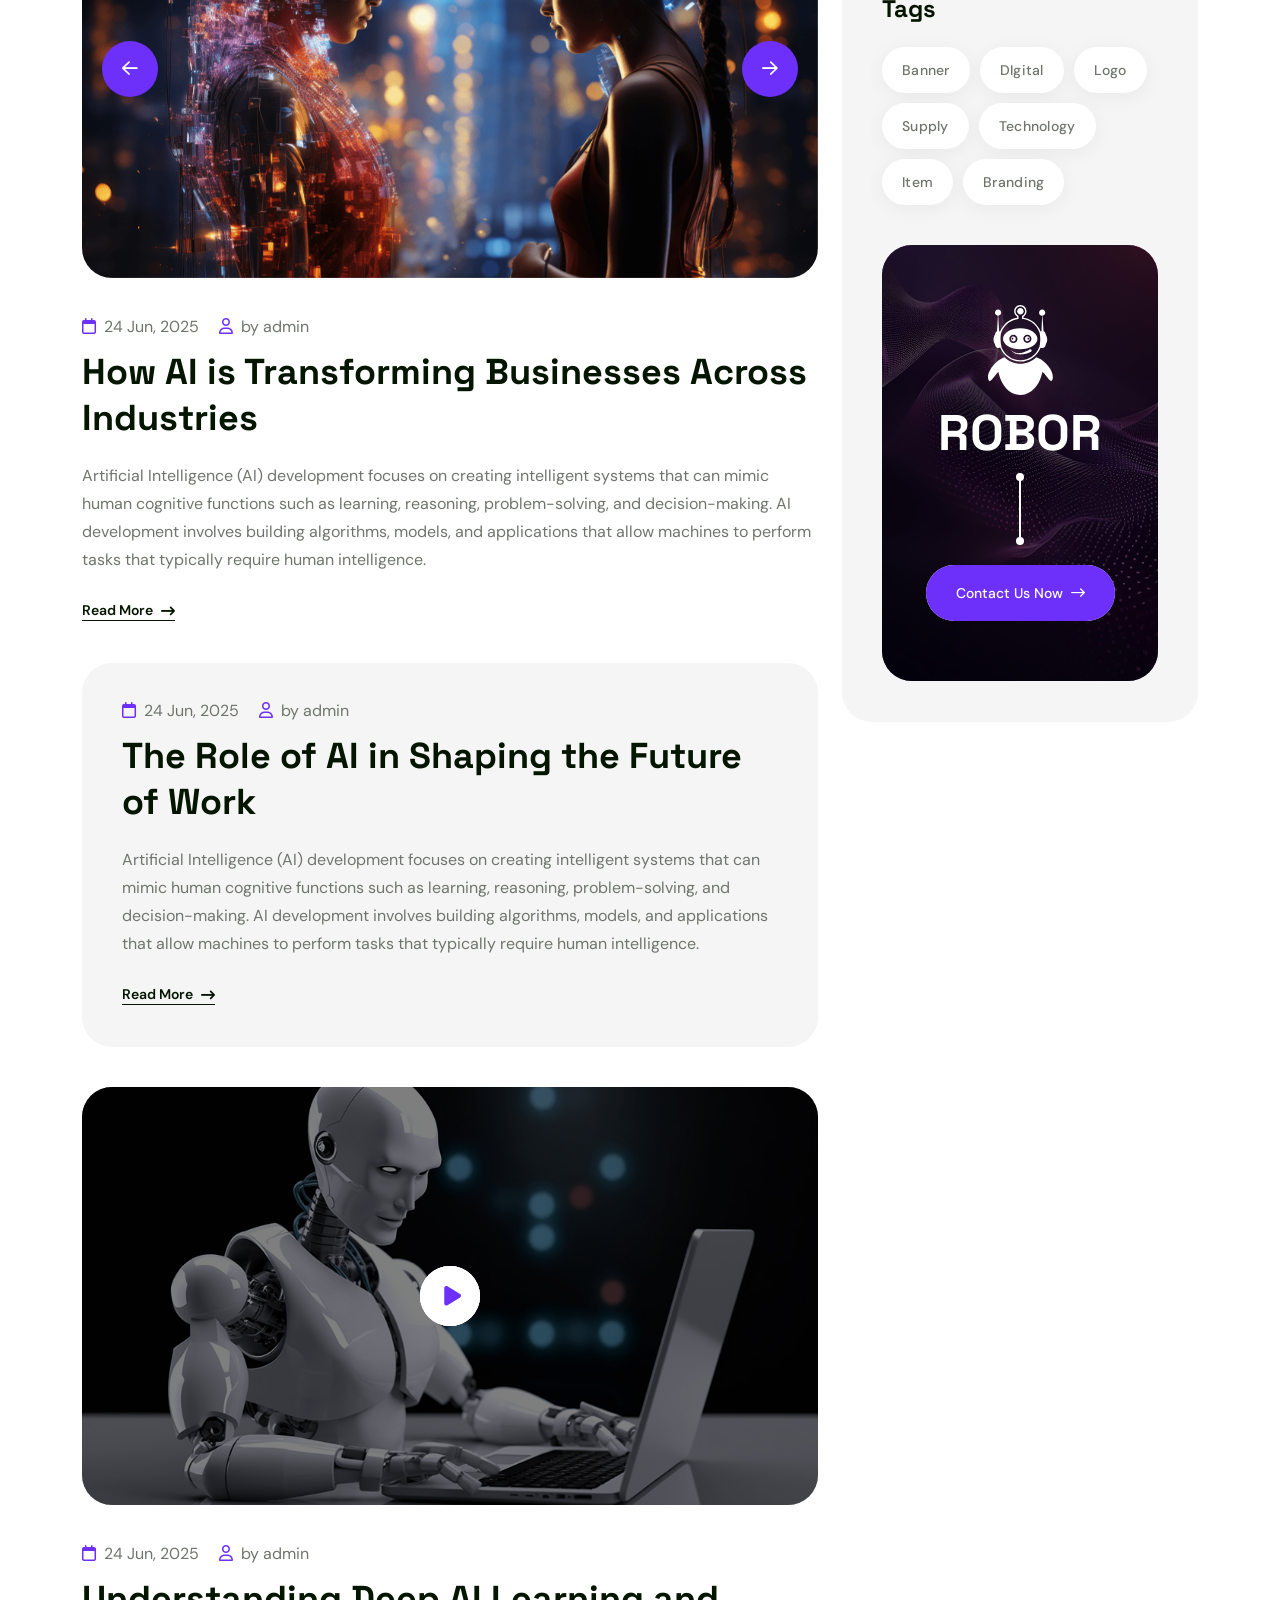
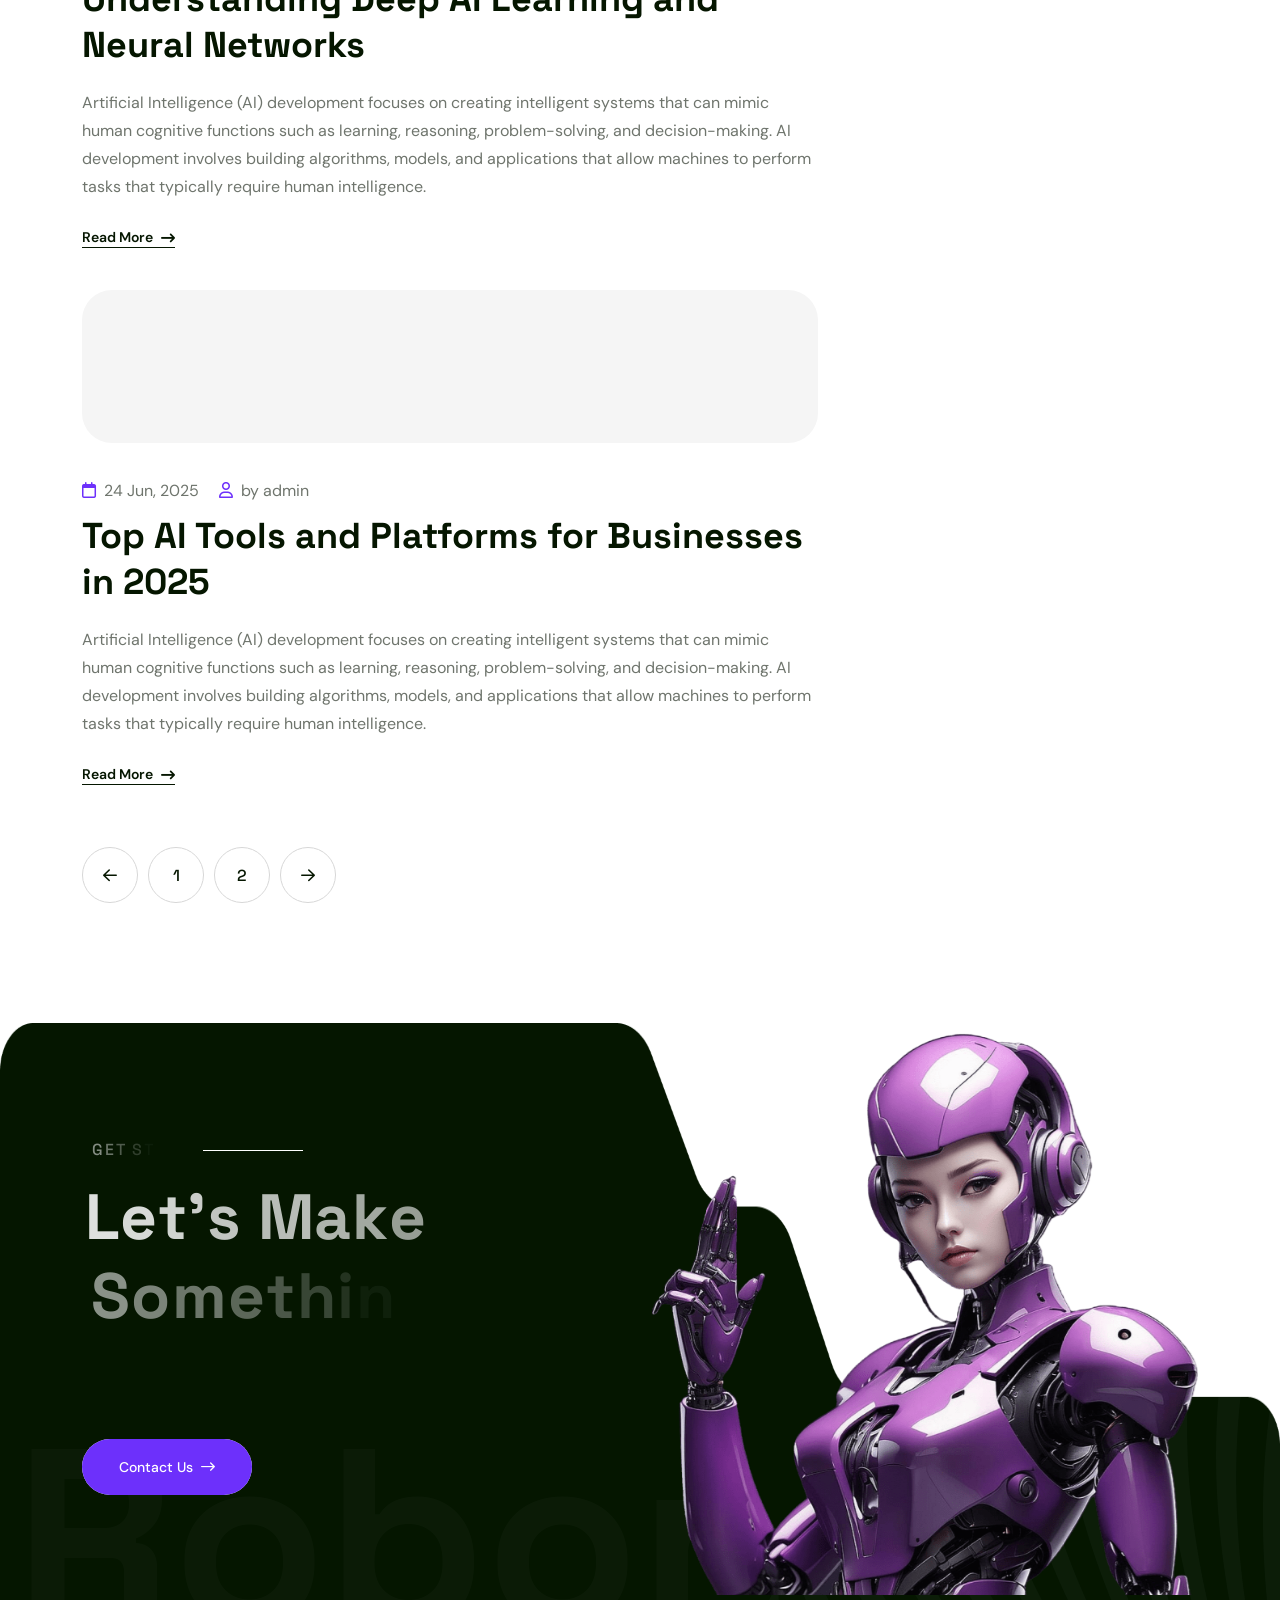
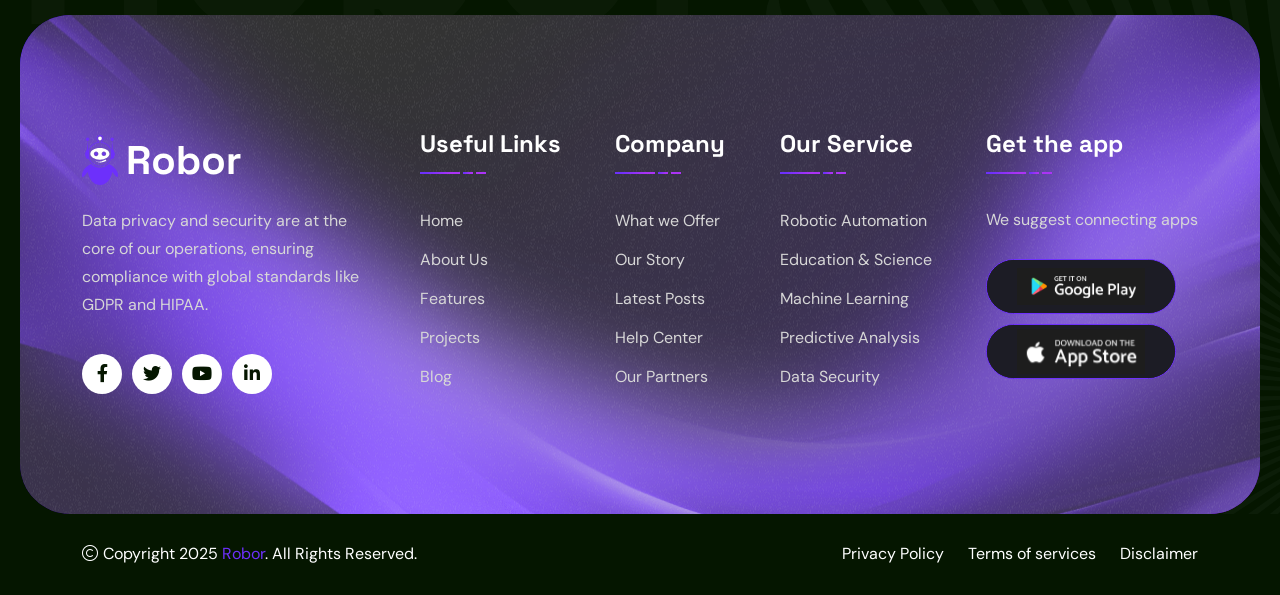
<file: blog.html>
<!doctype html>
<html class="no-js" lang="zxx" dir="ltr">

<head>
    <meta charset="utf-8">
    <meta http-equiv="x-ua-compatible" content="ie=edge">
    <title>Robor - AI and Automation Integration HTML Template - Blog</title>
    <meta name="author" content="Robor">
    <meta name="description" content="Robor - AI and Automation Integration HTML Template">
    <meta name="keywords" content="Robor - AI and Automation Integration HTML Template">
    <meta name="robots" content="INDEX,FOLLOW">

    <!-- Mobile Specific Metas -->
    <meta name="viewport" content="width=device-width, initial-scale=1, shrink-to-fit=no">

    <!-- Favicons - Place favicon.ico in the root directory -->
    <link rel="apple-touch-icon" sizes="57x57" href="assets/img/favicons/apple-icon-57x57.png">
    <link rel="apple-touch-icon" sizes="60x60" href="assets/img/favicons/apple-icon-60x60.png">
    <link rel="apple-touch-icon" sizes="72x72" href="assets/img/favicons/apple-icon-72x72.png">
    <link rel="apple-touch-icon" sizes="76x76" href="assets/img/favicons/apple-icon-76x76.png">
    <link rel="apple-touch-icon" sizes="114x114" href="assets/img/favicons/apple-icon-114x114.png">
    <link rel="apple-touch-icon" sizes="120x120" href="assets/img/favicons/apple-icon-120x120.png">
    <link rel="apple-touch-icon" sizes="144x144" href="assets/img/favicons/apple-icon-144x144.png">
    <link rel="apple-touch-icon" sizes="152x152" href="assets/img/favicons/apple-icon-152x152.png">
    <link rel="apple-touch-icon" sizes="180x180" href="assets/img/favicons/apple-icon-180x180.png">
    <link rel="icon" type="image/png" sizes="192x192" href="assets/img/favicons/android-icon-192x192.png">
    <link rel="icon" type="image/png" sizes="32x32" href="assets/img/favicons/favicon-32x32.png">
    <link rel="icon" type="image/png" sizes="96x96" href="assets/img/favicons/favicon-96x96.png">
    <link rel="icon" type="image/png" sizes="16x16" href="assets/img/favicons/favicon-16x16.png">
    <link rel="manifest" href="assets/img/favicons/manifest.json">
    <meta name="msapplication-TileColor" content="#ffffff">
    <meta name="msapplication-TileImage" content="assets/img/favicons/ms-icon-144x144.png">
    <meta name="theme-color" content="#ffffff">

    <!--==============================
	  Google Fonts
	============================== -->
    <link rel="preconnect" href="https://fonts.googleapis.com">
    <link rel="preconnect" href="https://fonts.gstatic.com" crossorigin>
    <link href="https://fonts.googleapis.com/css2?family=DM+Sans:ital,opsz,wght@0,9..40,100..1000;1,9..40,100..1000&family=Space+Grotesk:wght@300..700&display=swap" rel="stylesheet">

    <!--==============================
	    All CSS File
	============================== -->
    <!-- Bootstrap -->
    <link rel="stylesheet" href="assets/css/bootstrap.min.css">
    <!-- Fontawesome Icon -->
    <link rel="stylesheet" href="assets/css/fontawesome.min.css">
    <!-- Magnific Popup -->
    <link rel="stylesheet" href="assets/css/magnific-popup.min.css">
    <!-- Swiper CSS -->
    <link rel="stylesheet" href="assets/css/swiper-bundle.min.css">
    <!-- Theme Custom CSS -->
    <link rel="stylesheet" href="assets/css/style.css">

</head>

<body class="">

    <!--[if lte IE 9]>
    	<p class="browserupgrade">You are using an <strong>outdated</strong> browser. Please <a href="https://browsehappy.com/">upgrade your browser</a> to improve your experience and security.</p>
  	<![endif]-->


    <!--********************************
   		Code Start From Here 
	******************************** -->
    <div class="cursor-follower"></div>

    <!-- slider drag cursor -->
    <!-- <div class="slider-drag-cursor"> DRAG </div> -->

    <!--==============================
     Preloader
  ==============================-->
    <div class="preloader ">
        <button class="th-btn preloaderCls">Cancel Preloader </button>
        <div class="preloader-inner">
            <div class="bounce">
                <img src="assets/img/logo-icon.svg" alt="img">
            </div>
            <span class="loader">
                Robor
                <span class="loading-text">Robor</span>
            </span>
        </div>
    </div>


    <!--==============================
    Mobile Menu
  ============================== -->
    <div class="th-menu-wrapper">
        <div class="th-menu-area text-center">
            <button class="th-menu-toggle"><i class="fal fa-times"></i></button>
            <div class="mobile-logo">
                <a href="index.html"><img src="assets/img/logo2.svg" alt="Robor"></a>
            </div>
            <div class="th-mobile-menu">
                <ul>
                    <li class="menu-item-has-children">
                        <a href="index.html">Home</a>
                        <ul class="sub-menu">
                            <li class="menu-item-has-children">
                                <a href="#">Multipage</a>
                                <ul class="sub-menu">
                                    <li><a href="index.html">Home I (AI Startup)</a></li>
                                    <li><a href="home-2.html">Home II (AI Technology)</a></li>
                                    <li><a href="home-3.html">Home III (AI Agency)</a></li>
                                </ul>
                            </li>
                            <li class="menu-item-has-children">
                                <a href="#">Onepage</a>
                                <ul class="sub-menu">
                                    <li><a href="home-1-op.html">Home I (AI Startup)</a></li>
                                    <li><a href="home-2-op.html">Home II (AI Technology)</a></li>
                                    <li><a href="home-3-op.html">Home III (AI Agency)</a></li>
                                </ul>
                            </li>
                        </ul>
                    </li>
                    <li><a href="about.html">About Us</a></li>
                    <li class="menu-item-has-children">
                        <a href="#">Services</a>
                        <ul class="sub-menu">
                            <li><a href="service.html">Services</a></li>
                            <li><a href="service-details.html">Service Details</a></li>
                        </ul>
                    </li>
                    <li class="menu-item-has-children">
                        <a href="#">Pages</a>
                        <ul class="sub-menu">
                            <li class="menu-item-has-children">
                                <a href="#">Shop</a>
                                <ul class="sub-menu">
                                    <li><a href="shop.html">Shop</a></li>
                                    <li><a href="shop-details.html">Shop Details</a></li>
                                    <li><a href="cart.html">Cart Page</a></li>
                                    <li><a href="checkout.html">Checkout</a></li>
                                    <li><a href="wishlist.html">Wishlist</a></li>
                                </ul>
                            </li>
                            <li><a href="project.html">Project</a></li>
                            <li><a href="project-details.html">Project Details</a></li>
                            <li><a href="team.html">Our Team</a></li>
                            <li><a href="team-details.html">Team Details</a></li>
                            <li><a href="chatbot.html">Chatbot Integration</a></li>
                            <li><a href="pricing.html">Pricing</a></li>
                            <li><a href="testimonial.html">Testimonial</a></li>
                            <li><a href="faq.html">FAQ'S Page</a></li>
                            <li><a href="ai-consulting.html">AI Consulting</a></li>
                            <li><a href="error.html">Error Page</a></li>
                        </ul>
                    </li>
                    <li class="menu-item-has-children">
                        <a href="#">Blog</a>
                        <ul class="sub-menu">
                            <li><a href="blog.html">Blog Standard</a></li>
                            <li><a href="blog-2.html">Blog Grid</a></li>
                            <li><a href="blog-details.html">Blog Details</a></li>
                        </ul>
                    </li>
                    <li>
                        <a href="contact.html">Contact Us</a>
                    </li>
                </ul>
            </div>
        </div>
    </div>
    <div class="color-scheme-wrap active">
        <button class="switchIcon"><i class="fa-solid fa-palette"></i></button>
        <h3 class="color-scheme-wrap-title text-center">Color Switcher</h3>
        <div class="color-switch-btns">
            <button data-color="#FF4F38"><i class="fa-solid fa-droplet"></i></button>
            <button data-color="#3282FB"><i class="fa-solid fa-droplet"></i></button>
            <button data-color="#6D30FB"><i class="fa-solid fa-droplet"></i></button>
            <button data-color="#27AE60"><i class="fa-solid fa-droplet"></i></button>
            <button data-color="#FF7E02"><i class="fa-solid fa-droplet"></i></button>
        </div>
    </div><!--==============================
	Header Area
==============================-->
    <header class="th-header header-default">
        <div class="sticky-wrapper">
            <!-- Main Menu Area -->
            <div class="menu-area">
                <div class="container">
                    <div class="row align-items-center justify-content-between">
                        <div class="col-auto">
                            <div class="header-logo">
                                <a href="index.html">
                                    <img src="assets/img/logo.svg" alt="Robor">
                                </a>
                            </div>
                        </div>
                        <div class="col-auto">
                            <nav class="main-menu d-none d-lg-inline-block">
                                <ul>
                                    <li class="menu-item-has-children">
                                        <a href="index.html">Home</a>
                                        <ul class="mega-menu mega-menu-content allow-natural-scroll">
                                            <li>
                                                <div class="container">
                                                    <div class="row gy-4">
                                                        <div class="col-lg-4">
                                                            <div class="mega-menu-box">
                                                                <div class="mega-menu-img">
                                                                    <img src="assets/img/pages/index.jpg" alt="Home One">
                                                                    <div class="btn-wrap">
                                                                        <a href="index.html" class="th-btn style3">Multipage</a>
                                                                        <a href="home-1-op.html" class="th-btn style3">Onepage</a>
                                                                    </div>
                                                                </div>
                                                                <h3 class="mega-menu-title"><a href="index.html">Home I (AI Startup)</a></h3>
                                                            </div>
                                                        </div>
                                                        <div class="col-lg-4">
                                                            <div class="mega-menu-box">
                                                                <div class="mega-menu-img">
                                                                    <img src="assets/img/pages/home-2.jpg" alt="Home Two">
                                                                    <div class="btn-wrap">
                                                                        <a href="home-2.html" class="th-btn style3">Multipage</a>
                                                                        <a href="home-2-op.html" class="th-btn style3">Onepage</a>
                                                                    </div>
                                                                </div>
                                                                <h3 class="mega-menu-title"><a href="home-2.html">Home II (AI Technology)</a></h3>
                                                            </div>
                                                        </div>
                                                        <div class="col-lg-4">
                                                            <div class="mega-menu-box">
                                                                <div class="mega-menu-img">
                                                                    <img src="assets/img/pages/home-3.jpg" alt="Home Three">
                                                                    <div class="btn-wrap">
                                                                        <a href="home-3.html" class="th-btn style3">Multipage</a>
                                                                        <a href="home-3-op.html" class="th-btn style3">Onepage</a>
                                                                    </div>
                                                                </div>
                                                                <h3 class="mega-menu-title"><a href="home-3.html">Home III (AI Agency)</a></h3>
                                                            </div>
                                                        </div>
                                                    </div>
                                                </div>
                                            </li>
                                        </ul>
                                    </li>
                                    <li><a href="about.html">About Us</a></li>
                                    <li class="menu-item-has-children">
                                        <a href="#">Services</a>
                                        <ul class="sub-menu">
                                            <li><a href="service.html">Services</a></li>
                                            <li><a href="service-details.html">Service Details</a></li>
                                        </ul>
                                    </li>
                                    <li class="menu-item-has-children">
                                        <a href="#">Pages</a>
                                        <ul class="sub-menu">
                                            <li class="menu-item-has-children">
                                                <a href="#">Shop</a>
                                                <ul class="sub-menu">
                                                    <li><a href="shop.html">Shop</a></li>
                                                    <li><a href="shop-details.html">Shop Details</a></li>
                                                    <li><a href="cart.html">Cart Page</a></li>
                                                    <li><a href="checkout.html">Checkout</a></li>
                                                    <li><a href="wishlist.html">Wishlist</a></li>
                                                </ul>
                                            </li>
                                            <li><a href="project.html">Project</a></li>
                                            <li><a href="project-details.html">Project Details</a></li>
                                            <li><a href="team.html">Our Team</a></li>
                                            <li><a href="team-details.html">Team Details</a></li>
                                            <li><a href="chatbot.html">Chatbot Integration</a></li>
                                            <li><a href="pricing.html">Pricing</a></li>
                                            <li><a href="testimonial.html">Testimonial</a></li>
                                            <li><a href="faq.html">FAQ'S Page</a></li>
                                            <li><a href="ai-consulting.html">AI Consulting</a></li>
                                            <li><a href="error.html">Error Page</a></li>
                                        </ul>
                                    </li>
                                    <li class="menu-item-has-children">
                                        <a href="#">Blog</a>
                                        <ul class="sub-menu">
                                            <li><a href="blog.html">Blog Standard</a></li>
                                            <li><a href="blog-2.html">Blog Grid</a></li>
                                            <li><a href="blog-details.html">Blog Details</a></li>
                                        </ul>
                                    </li>
                                    <li>
                                        <a href="contact.html">Contact Us</a>
                                    </li>
                                </ul>
                            </nav>
                            <div class="header-button d-flex d-lg-none">
                                <button type="button" class="th-menu-toggle icon-btn"><i class="far fa-bars"></i></button>
                            </div>
                        </div>
                        <div class="col-auto d-xl-block d-none">
                            <div class="header-button">
                                <a href="contact.html" class="th-btn style2">Get Started Now <i class="far fa-long-arrow-right ms-2"></i></a>
                            </div>
                        </div>
                    </div>
                </div>
            </div>
        </div>
    </header>


    <!--==============================
    Breadcumb
============================== -->
    <div class="breadcumb-wrapper " data-bg-src="assets/img/bg/breadcumb-bg.png" data-overlay="black" data-opacity="7">
        <div class="container">
            <div class="row">
                <div class="col-xxl-12">
                    <div class="breadcumb-content">
                        <h1 class="breadcumb-title text-anim" data-cue="slideInUp" data-delay="100">Blog Standard</h1>
                        <ul class="breadcumb-menu" data-cue="slideInUp" data-delay="300">
                            <li><a href="index.html">Home</a></li>
                            <li>Blog</li>
                        </ul>
                    </div>
                </div>
            </div>
        </div>
    </div><!--==============================
Blog Area
==============================-->
    <section class="th-blog-wrapper space-top space-extra-bottom">
        <div class="container">
            <div class="row gx-40">
                <div class="col-xl-8 col-lg-7">
                    <div class="th-blog blog-single has-post-thumbnail" data-cue="slideInUp">
                        <div class="blog-img">
                            <a href="blog-details.html"><img src="assets/img/blog/blog-s-1-1.jpg" alt="Blog Image"></a>
                        </div>
                        <div class="blog-content">
                            <div class="blog-meta">
                                <a href="blog.html"><i class="far fa-calendar"></i>24 Jun, 2025</a>
                                <a href="blog.html"><i class="far fa-user"></i>by admin</a>
                            </div>
                            <h2 class="blog-title"><a href="blog-details.html">The Rise Of AI And Robotics In Retail Customer
                                    Experiences</a>
                            </h2>
                            <p class="blog-text">Artificial Intelligence (AI) development focuses on creating intelligent systems that can mimic human cognitive functions such as learning, reasoning, problem-solving, and decision-making. AI development involves building algorithms, models, and applications that allow machines to perform tasks that typically require human intelligence.</p>
                            <a href="blog-details.html" class="link-btn style4">Read More <i class="fas fa-long-arrow-right ms-2"></i></a>
                        </div>
                    </div>

                    <div class="th-blog blog-single has-post-thumbnail" data-cue="slideInUp">
                        <div class="blog-img th-slider" data-slider-options='{"effect":"fade"}'>
                            <div class="swiper-wrapper">
                                <div class="swiper-slide">
                                    <a href="blog-details.html"><img src="assets/img/blog/blog-s-1-2.jpg" alt="Blog Image"></a>
                                </div>
                                <div class="swiper-slide">
                                    <a href="blog-details.html"><img src="assets/img/blog/blog-s-1-4.jpg" alt="Blog Image"></a>
                                </div>
                            </div>
                            <button class="slider-arrow slider-prev"><i class="far fa-arrow-left"></i></button>
                            <button class="slider-arrow slider-next"><i class="far fa-arrow-right"></i></button>
                        </div>
                        <div class="blog-content">
                            <div class="blog-meta">
                                <a href="blog.html"><i class="far fa-calendar"></i>24 Jun, 2025</a>
                                <a href="blog.html"><i class="far fa-user"></i>by admin</a>
                            </div>
                            <h2 class="blog-title"><a href="blog-details.html">How AI is Transforming Businesses Across Industries</a>
                            </h2>
                            <p class="blog-text">Artificial Intelligence (AI) development focuses on creating intelligent systems that can mimic human cognitive functions such as learning, reasoning, problem-solving, and decision-making. AI development involves building algorithms, models, and applications that allow machines to perform tasks that typically require human intelligence.</p>
                            <a href="blog-details.html" class="link-btn style4">Read More <i class="fas fa-long-arrow-right ms-2"></i></a>
                        </div>
                    </div>

                    <div class="th-blog blog-single" data-cue="slideInUp">
                        <div class="blog-content">
                            <div class="blog-meta">
                                <a href="blog.html"><i class="far fa-calendar"></i>24 Jun, 2025</a>
                                <a href="blog.html"><i class="far fa-user"></i>by admin</a>
                            </div>
                            <h2 class="blog-title"><a href="blog-details.html">The Role of AI in Shaping the Future of Work</a>
                            </h2>
                            <p class="blog-text">Artificial Intelligence (AI) development focuses on creating intelligent systems that can mimic human cognitive functions such as learning, reasoning, problem-solving, and decision-making. AI development involves building algorithms, models, and applications that allow machines to perform tasks that typically require human intelligence.</p>
                            <a href="blog-details.html" class="link-btn style4">Read More <i class="fas fa-long-arrow-right ms-2"></i></a>
                        </div>
                    </div>

                    <div class="th-blog blog-single has-post-thumbnail" data-cue="slideInUp">
                        <div class="blog-img" data-overlay="black" data-opacity="5">
                            <a href="blog-details.html"><img src="assets/img/blog/blog-s-1-3.jpg" alt="Blog Image"></a>
                            <a href="https://www.youtube.com/watch?v=_sI_Ps7JSEk" class="play-btn popup-video"><i class="fas fa-play"></i></a>
                        </div>
                        <div class="blog-content">
                            <div class="blog-meta">
                                <a href="blog.html"><i class="far fa-calendar"></i>24 Jun, 2025</a>
                                <a href="blog.html"><i class="far fa-user"></i>by admin</a>
                            </div>
                            <h2 class="blog-title"><a href="blog-details.html">Understanding Deep AI Learning and Neural Networks</a>
                            </h2>
                            <p class="blog-text">Artificial Intelligence (AI) development focuses on creating intelligent systems that can mimic human cognitive functions such as learning, reasoning, problem-solving, and decision-making. AI development involves building algorithms, models, and applications that allow machines to perform tasks that typically require human intelligence.</p>
                            <a href="blog-details.html" class="link-btn style4">Read More <i class="fas fa-long-arrow-right ms-2"></i></a>
                        </div>
                    </div>

                    <div class="th-blog blog-single has-post-thumbnail" data-cue="slideInUp">
                        <div class="blog-audio">
                            <iframe title="Tell Me U Luv Me (with Trippie Redd) by Juice WRLD" src="https://w.soundcloud.com/player/?visual=true&amp;url=https%3A%2F%2Fapi.soundcloud.com%2Ftracks%2F830279092&amp;show_artwork=true&amp;maxwidth=751&amp;maxheight=1000&amp;dnt=1"></iframe>
                        </div>
                        <div class="blog-content">
                            <div class="blog-meta">
                                <a href="blog.html"><i class="far fa-calendar"></i>24 Jun, 2025</a>
                                <a href="blog.html"><i class="far fa-user"></i>by admin</a>
                            </div>
                            <h2 class="blog-title"><a href="blog-details.html">Top AI Tools and Platforms for
                                    Businesses in 2025</a>
                            </h2>
                            <p class="blog-text">Artificial Intelligence (AI) development focuses on creating intelligent systems that can mimic human cognitive functions such as learning, reasoning, problem-solving, and decision-making. AI development involves building algorithms, models, and applications that allow machines to perform tasks that typically require human intelligence.</p>
                            <a href="blog-details.html" class="link-btn style4">Read More <i class="fas fa-long-arrow-right ms-2"></i></a>
                        </div>
                    </div>

                    <div class="th-pagination " data-cue="slideInUp">
                        <ul>
                            <li><a href="#"><i class="far fa-arrow-left"></i></a></li>
                            <li><a href="#">1</a></li>
                            <li><a href="#">2</a></li>
                            <li><a href="#"><i class="far fa-arrow-right"></i></a></li>
                        </ul>
                    </div>
                </div>
                <div class="col-xl-4 col-lg-5">
                    <aside class="sidebar-area sidebar-sticky" data-cue="slideInUp">
                        <div class="widget widget_search  ">
                            <h3 class="widget_title">Search</h3>
                            <form class="search-form">
                                <input type="text" placeholder="Search Products...">
                                <button type="submit"><i class="far fa-search"></i></button>
                            </form>
                        </div>
                        <div class="widget widget_categories  ">
                            <h3 class="widget_title">Categories</h3>
                            <ul>
                                <li>
                                    <a href="blog.html"><i class="fas fa-circle"></i>AI and Privacyness</a>
                                </li>
                                <li>
                                    <a href="blog.html"><i class="fas fa-circle"></i>AI Applications</a>
                                </li>
                                <li>
                                    <a href="blog.html"><i class="fas fa-circle"></i>AI Development</a>
                                </li>
                                <li>
                                    <a href="blog.html"><i class="fas fa-circle"></i>AI Ethics</a>
                                </li>
                                <li>
                                    <a href="blog.html"><i class="fas fa-circle"></i>Deep Learning</a>
                                </li>
                                <li>
                                    <a href="blog.html"><i class="fas fa-circle"></i>Explainable AI</a>
                                </li>
                                <li>
                                    <a href="blog.html"><i class="fas fa-circle"></i>Introduction to AI</a>
                                </li>
                                <li>
                                    <a href="blog.html"><i class="fas fa-circle"></i>Machine Learning</a>
                                </li>
                            </ul>
                        </div>
                        <div class="widget  ">
                            <h3 class="widget_title">Recent Posts</h3>
                            <div class="recent-post-wrap">
                                <div class="recent-post">
                                    <div class="media-img">
                                        <a href="blog-details.html"><img src="assets/img/blog/recent-post-1-1.jpg" alt="Blog Image"></a>
                                    </div>
                                    <div class="media-body">
                                        <div class="recent-post-meta">
                                            <a href="blog.html"><i class="fas fa-calendar"></i>22 Sep, 2025</a>
                                        </div>
                                        <h4 class="post-title"><a class="text-inherit" href="blog-details.html">Developing AI systems that scale efficiently as data.</a></h4>
                                    </div>
                                </div>
                                <div class="recent-post">
                                    <div class="media-img">
                                        <a href="blog-details.html"><img src="assets/img/blog/recent-post-1-2.jpg" alt="Blog Image"></a>
                                    </div>
                                    <div class="media-body">
                                        <div class="recent-post-meta">
                                            <a href="blog.html"><i class="fas fa-calendar"></i>24 Sep, 2025</a>
                                        </div>
                                        <h4 class="post-title"><a class="text-inherit" href="blog-details.html">Addressing issues related to AI fairness, transparency</a></h4>
                                    </div>
                                </div>
                                <div class="recent-post">
                                    <div class="media-img">
                                        <a href="blog-details.html"><img src="assets/img/blog/recent-post-1-3.jpg" alt="Blog Image"></a>
                                    </div>
                                    <div class="media-body">
                                        <div class="recent-post-meta">
                                            <a href="blog.html"><i class="fas fa-calendar"></i>23 Oct, 2025</a>
                                        </div>
                                        <h4 class="post-title"><a class="text-inherit" href="blog-details.html">AI chatbot integration refers to embedding.</a></h4>
                                    </div>
                                </div>
                            </div>
                        </div>
                        <div class="widget widget_tag_cloud  ">
                            <h3 class="widget_title">Tags</h3>
                            <div class="tagcloud">
                                <a href="blog.html">Banner</a>
                                <a href="blog.html">DIgital</a>
                                <a href="blog.html">Logo</a>
                                <a href="blog.html">Supply</a>
                                <a href="blog.html">Technology</a>
                                <a href="blog.html">Item</a>
                                <a href="blog.html">Branding</a>
                            </div>
                        </div>
                        <div class="widget widget_banner  " data-bg-src="assets/img/widget/widget-banner.png" data-overlay="black" data-opacity="7">
                            <div class="widget-banner text-center">
                                <div class="logo"><img src="assets/img/logo-icon2.svg" alt="img"></div>
                                <h3 class="title">ROBOR</h3>
                                <span class="line"></span>
                                <a href="contact.html" class="th-btn style2">Contact Us Now <i class="far fa-long-arrow-right ms-2"></i></a>
                            </div>
                        </div>
                    </aside>
                </div>
            </div>
        </div>
    </section>
    <!--==============================
	Footer Area
==============================-->
    <footer class="footer-wrapper footer-default">
        <div class="footer-bg-shape bg-title" data-mask-src="assets/img/shape/footer-bg-shape1.png"></div>
        <div class="footer-bg-shape2 shape-mockup" data-bottom="-45%" data-right="-45%">
            <img src="assets/img/shape/footer-bg-shape2.png" alt="img">
        </div>
        <div class="footer-cta-wrap space" id="contact-sec">
            <div class="shadow-text">Robor</div>
            <div class="container">
                <div class="row gy-40 justify-content-between">
                    <div class="col-lg-6">
                        <div class="title-area mb-0">
                            <span class="sub-title text-white before-none text-anim" data-cue="slideInLeft">Get Started</span>
                            <h2 class="sec-title text-white text-anim2" data-cue="slideInLeft">Let's Make Something
                                Great Together</h2>
                            <div class="btn-wrap mt-40" data-cue="slideInLeft">
                                <a href="contact.html" class="th-btn style2">Contact Us<i class="far fa-long-arrow-right ms-2"></i></a>
                            </div>
                        </div>
                    </div>
                    <div class="col-lg-6">
                        <div class="footer-cta-thumb" data-cue="slideInRight">
                            <img src="assets/img/normal/footer-thumb1-1.png" alt="img">
                        </div>
                    </div>
                </div>
            </div>
        </div>
        <div class="widget-area" data-bg-src="assets/img/bg/footer-default-bg.png">
            <div class="footer-widget-bg" data-bg-src="assets/img/bg/jiji-bg-shape.png"></div>
            <div class="container">
                <div class="row justify-content-between">
                    <div class="col-md-6 col-xl-auto" data-cue="slideInUp">
                        <div class="widget footer-widget">
                            <div class="th-widget-about">
                                <div class="about-logo">
                                    <a href="index.html"><img src="assets/img/logo.svg" alt="Robor"></a>
                                </div>
                                <p class="about-text"> Data privacy and security are at the core of our operations, ensuring compliance with global standards like GDPR and HIPAA.</p>
                                <div class="th-social">
                                    <a href="https://www.facebook.com/"><i class="fab fa-facebook-f"></i></a>
                                    <a href="https://www.twitter.com/"><i class="fab fa-twitter"></i></a>
                                    <a href="https://www.youtube.com/"><i class="fab fa-youtube"></i></a>
                                    <a href="https://www.linkedin.com/"><i class="fab fa-linkedin-in"></i></a>
                                </div>
                            </div>
                        </div>
                    </div>
                    <div class="col-sm-6 col-xl-auto" data-cue="slideInUp">
                        <div class="widget widget_nav_menu footer-widget">
                            <h3 class="widget_title">Useful Links</h3>
                            <div class="menu-all-pages-container">
                                <ul class="menu">
                                    <li><a href="index.html">Home</a></li>
                                    <li><a href="about.html">About Us</a></li>
                                    <li><a href="service.html">Features</a></li>
                                    <li><a href="project.html">Projects</a></li>
                                    <li><a href="blog.html">Blog</a></li>
                                </ul>
                            </div>
                        </div>
                    </div>
                    <div class="col-sm-6 col-xl-auto" data-cue="slideInUp">
                        <div class="widget widget_nav_menu footer-widget">
                            <h3 class="widget_title">Company</h3>
                            <div class="menu-all-pages-container">
                                <ul class="menu">
                                    <li><a href="about.html">What we Offer</a></li>
                                    <li><a href="about.html">Our Story</a></li>
                                    <li><a href="blog.html">Latest Posts</a></li>
                                    <li><a href="contact.html">Help Center</a></li>
                                    <li><a href="about.html">Our Partners </a></li>
                                </ul>
                            </div>
                        </div>
                    </div>
                    <div class="col-md-6 col-xl-auto" data-cue="slideInUp">
                        <div class="widget widget_nav_menu footer-widget">
                            <h3 class="widget_title">Our Service</h3>
                            <div class="menu-all-pages-container">
                                <ul class="menu">
                                    <li><a href="service.html">Robotic Automation</a></li>
                                    <li><a href="service.html">Education & Science</a></li>
                                    <li><a href="service.html">Machine Learning</a></li>
                                    <li><a href="service.html">Predictive Analysis</a></li>
                                    <li><a href="service.html">Data Security</a></li>
                                </ul>
                            </div>
                        </div>
                    </div>
                    <div class="col-md-6 col-xl-auto" data-cue="slideInUp">
                        <div class="widget widget_download footer-widget">
                            <h4 class="widget_title">Get the app</h4>
                            <p class="footer-text">We suggest connecting apps</p>
                            <div class="download-widget-wrap">
                                <a href="about.html" class="th-btn"><img src="assets/img/theme-img/google-btn.png" alt="img"></a>
                                <a href="about.html" class="th-btn"><img src="assets/img/theme-img/app-store-btn.png" alt="img"></a>
                            </div>
                        </div>
                    </div>
                </div>
            </div>
        </div>
        <div class="copyright-wrap">
            <div class="container">
                <div class="row justify-content-center gy-3 align-items-center">
                    <div class="col-md-6" data-cue="slideInUp">
                        <p class="copyright-text">
                            <i class="fal fa-copyright"></i> Copyright 2025 <a href="index.html">Robor</a>. All Rights Reserved.
                        </p>
                    </div>
                    <div class="col-md-6 text-md-end text-center" data-cue="slideInUp">
                        <div class="footer-links">
                            <ul>
                                <li><a href="about.html">Privacy Policy</a></li>
                                <li><a href="about.html">Terms of services</a></li>
                                <li><a href="about.html">Disclaimer</a></li>
                            </ul>
                        </div>
                    </div>
                </div>
            </div>
        </div>
    </footer>

    <!--********************************
			Code End  Here 
	******************************** -->

    <!-- Scroll To Top -->
    <div class="scroll-top">
        <svg class="progress-circle svg-content" width="100%" height="100%" viewBox="-1 -1 102 102">
            <path d="M50,1 a49,49 0 0,1 0,98 a49,49 0 0,1 0,-98" style="transition: stroke-dashoffset 10ms linear 0s; stroke-dasharray: 307.919, 307.919; stroke-dashoffset: 307.919;"></path>
        </svg>
    </div>

    <!--==============================
    All Js File
============================== -->
    <!-- Jquery -->
    <script src="assets/js/vendor/jquery-3.7.1.min.js"></script>
    <!-- Swiper Js -->
    <script src="assets/js/swiper-bundle.min.js"></script>
    <!-- Bootstrap -->
    <script src="assets/js/bootstrap.min.js"></script>
    <!-- Magnific Popup -->
    <script src="assets/js/jquery.magnific-popup.min.js"></script>
    <!-- Counter Up -->
    <script src="assets/js/jquery.counterup.min.js"></script>
    <!-- Range Slider -->
    <script src="assets/js/jquery-ui.min.js"></script>
    <!-- Isotope Filter -->
    <script src="assets/js/imagesloaded.pkgd.min.js"></script>
    <script src="assets/js/isotope.pkgd.min.js"></script>
    <!-- Cue Js -->
    <script src="assets/js/scrollCue.min.js"></script>
    <!-- Gsap -->
    <script src="assets/js/gsap.min.js"></script>
    <!-- Scroll Trigger -->
    <script src="assets/js/ScrollTrigger.min.js"></script>
    <!-- Split Text -->
    <script src="assets/js/SplitText.min.js"></script>
    <!-- Lenis Js -->
    <script src="assets/js/lenis.min.js"></script>

    <!-- Perticle Js -->
    <script src="assets/js/particles.min.js"></script>
    <script src="assets/js/particles-config.js"></script>

    <!-- Main Js File -->
    <script src="assets/js/main.js"></script>
</body>

</html>
</file>
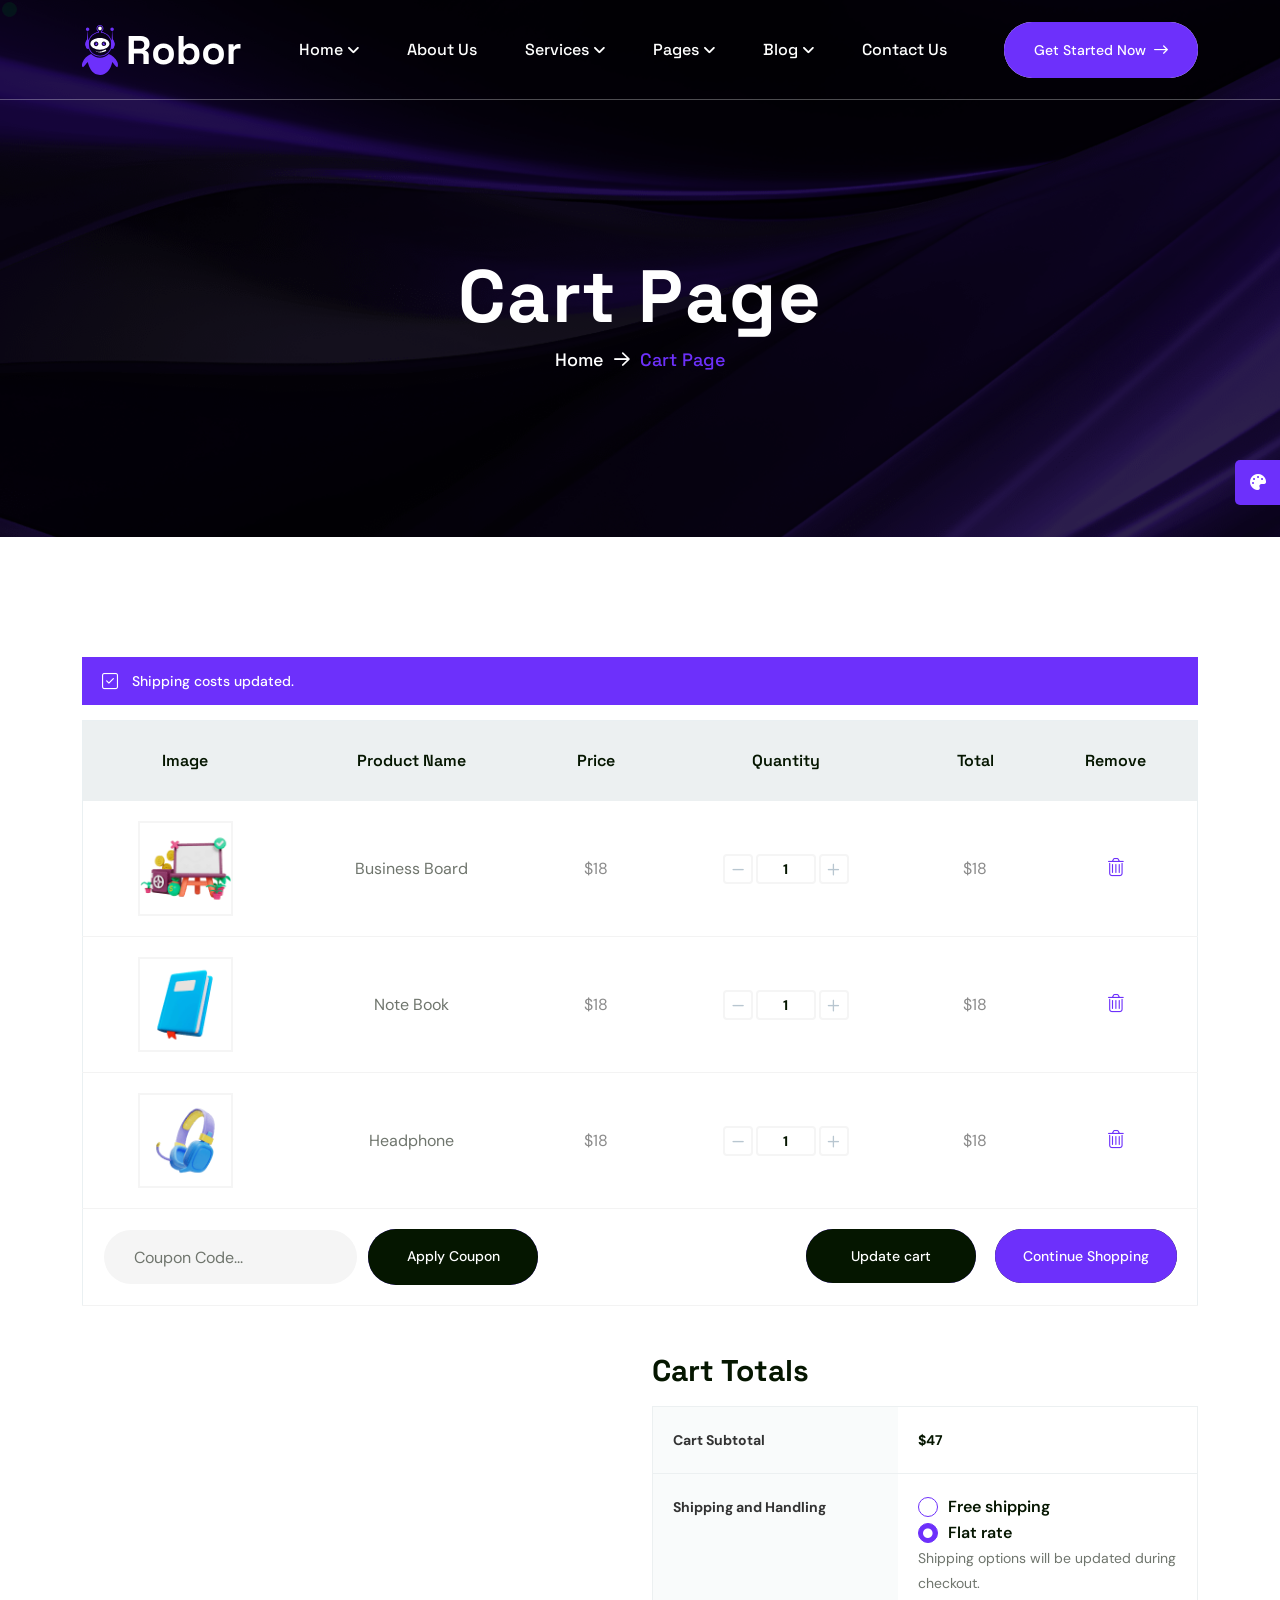
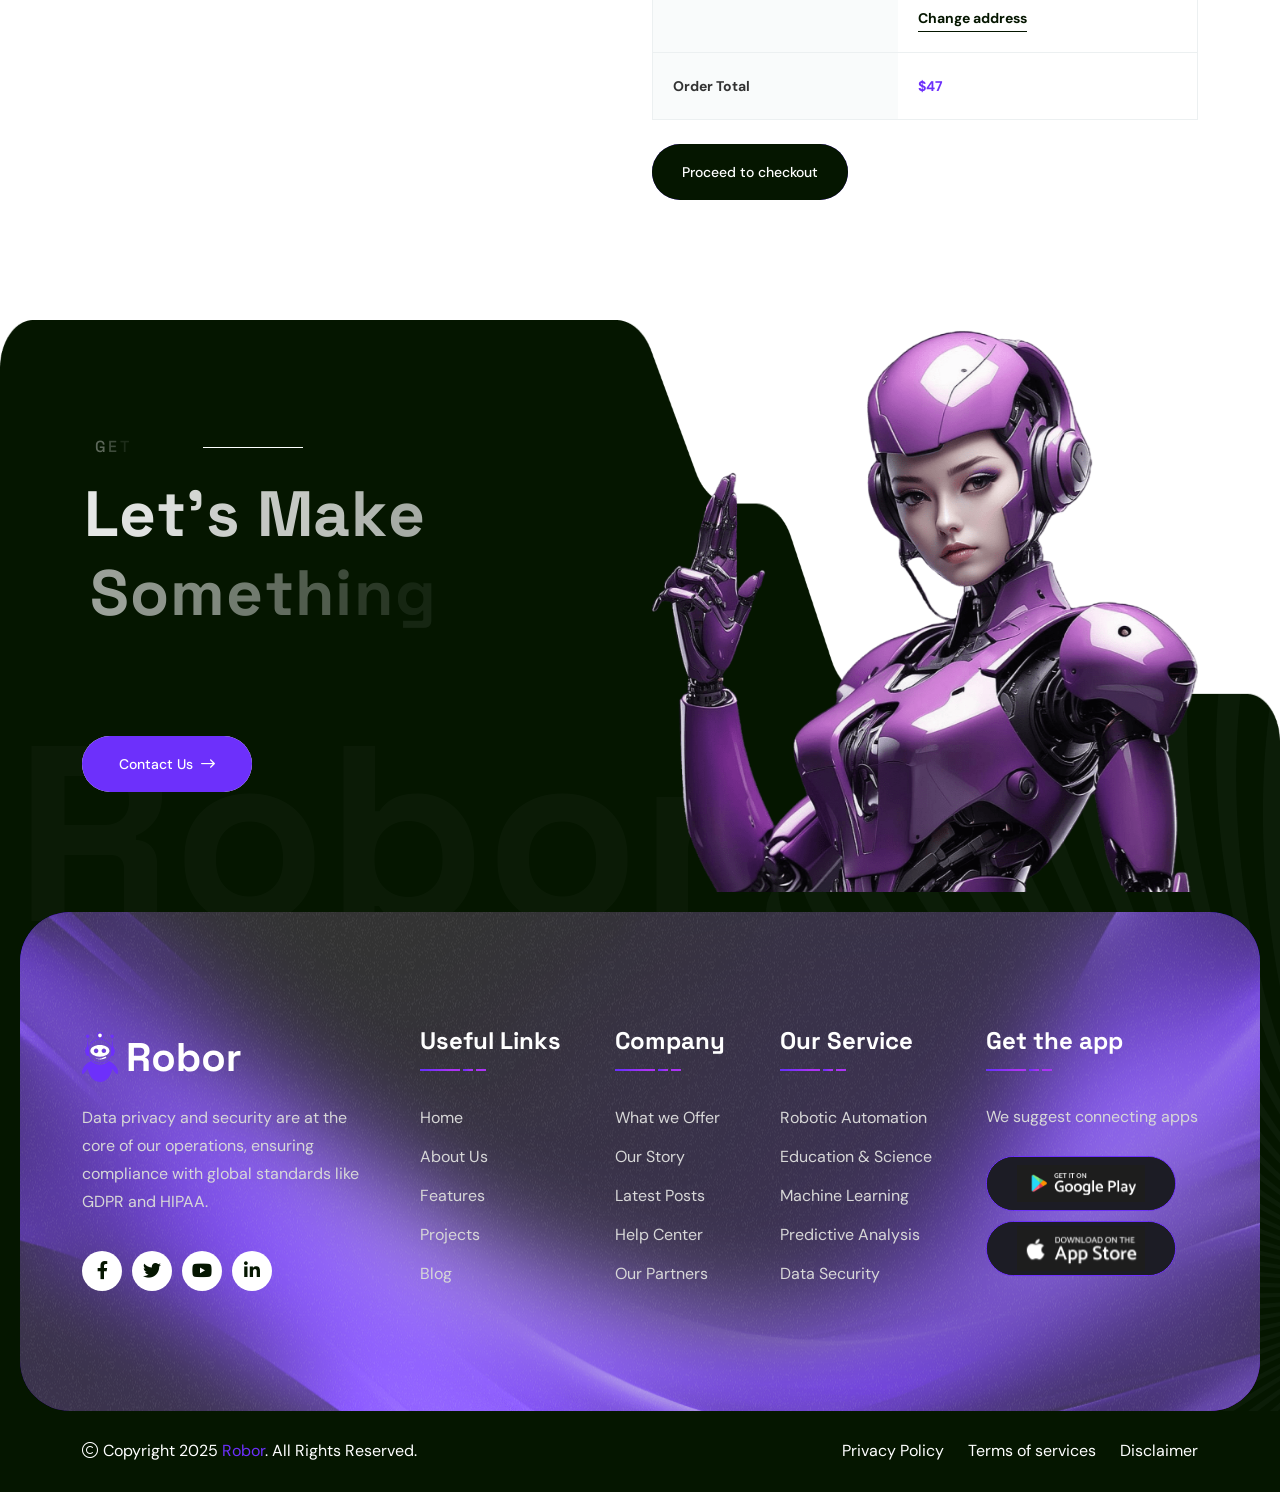
<file: cart.html>
<!doctype html>
<html class="no-js" lang="zxx" dir="ltr">

<head>
    <meta charset="utf-8">
    <meta http-equiv="x-ua-compatible" content="ie=edge">
    <title>Robor - AI and Automation Integration HTML Template - Cart</title>
    <meta name="author" content="Robor">
    <meta name="description" content="Robor - AI and Automation Integration HTML Template">
    <meta name="keywords" content="Robor - AI and Automation Integration HTML Template">
    <meta name="robots" content="INDEX,FOLLOW">

    <!-- Mobile Specific Metas -->
    <meta name="viewport" content="width=device-width, initial-scale=1, shrink-to-fit=no">

    <!-- Favicons - Place favicon.ico in the root directory -->
    <link rel="apple-touch-icon" sizes="57x57" href="assets/img/favicons/apple-icon-57x57.png">
    <link rel="apple-touch-icon" sizes="60x60" href="assets/img/favicons/apple-icon-60x60.png">
    <link rel="apple-touch-icon" sizes="72x72" href="assets/img/favicons/apple-icon-72x72.png">
    <link rel="apple-touch-icon" sizes="76x76" href="assets/img/favicons/apple-icon-76x76.png">
    <link rel="apple-touch-icon" sizes="114x114" href="assets/img/favicons/apple-icon-114x114.png">
    <link rel="apple-touch-icon" sizes="120x120" href="assets/img/favicons/apple-icon-120x120.png">
    <link rel="apple-touch-icon" sizes="144x144" href="assets/img/favicons/apple-icon-144x144.png">
    <link rel="apple-touch-icon" sizes="152x152" href="assets/img/favicons/apple-icon-152x152.png">
    <link rel="apple-touch-icon" sizes="180x180" href="assets/img/favicons/apple-icon-180x180.png">
    <link rel="icon" type="image/png" sizes="192x192" href="assets/img/favicons/android-icon-192x192.png">
    <link rel="icon" type="image/png" sizes="32x32" href="assets/img/favicons/favicon-32x32.png">
    <link rel="icon" type="image/png" sizes="96x96" href="assets/img/favicons/favicon-96x96.png">
    <link rel="icon" type="image/png" sizes="16x16" href="assets/img/favicons/favicon-16x16.png">
    <link rel="manifest" href="assets/img/favicons/manifest.json">
    <meta name="msapplication-TileColor" content="#ffffff">
    <meta name="msapplication-TileImage" content="assets/img/favicons/ms-icon-144x144.png">
    <meta name="theme-color" content="#ffffff">

    <!--==============================
	  Google Fonts
	============================== -->
    <link rel="preconnect" href="https://fonts.googleapis.com">
    <link rel="preconnect" href="https://fonts.gstatic.com" crossorigin>
    <link href="https://fonts.googleapis.com/css2?family=DM+Sans:ital,opsz,wght@0,9..40,100..1000;1,9..40,100..1000&family=Space+Grotesk:wght@300..700&display=swap" rel="stylesheet">

    <!--==============================
	    All CSS File
	============================== -->
    <!-- Bootstrap -->
    <link rel="stylesheet" href="assets/css/bootstrap.min.css">
    <!-- Fontawesome Icon -->
    <link rel="stylesheet" href="assets/css/fontawesome.min.css">
    <!-- Magnific Popup -->
    <link rel="stylesheet" href="assets/css/magnific-popup.min.css">
    <!-- Swiper CSS -->
    <link rel="stylesheet" href="assets/css/swiper-bundle.min.css">
    <!-- Theme Custom CSS -->
    <link rel="stylesheet" href="assets/css/style.css">

</head>

<body class="">

    <!--[if lte IE 9]>
    	<p class="browserupgrade">You are using an <strong>outdated</strong> browser. Please <a href="https://browsehappy.com/">upgrade your browser</a> to improve your experience and security.</p>
  	<![endif]-->


    <!--********************************
   		Code Start From Here 
	******************************** -->
    <div class="cursor-follower"></div>

    <!-- slider drag cursor -->
    <!-- <div class="slider-drag-cursor"> DRAG </div> -->

    <!--==============================
     Preloader
  ==============================-->
    <div class="preloader ">
        <button class="th-btn preloaderCls">Cancel Preloader </button>
        <div class="preloader-inner">
            <div class="bounce">
                <img src="assets/img/logo-icon.svg" alt="img">
            </div>
            <span class="loader">
                Robor
                <span class="loading-text">Robor</span>
            </span>
        </div>
    </div>


    <!--==============================
    Mobile Menu
  ============================== -->
    <div class="th-menu-wrapper">
        <div class="th-menu-area text-center">
            <button class="th-menu-toggle"><i class="fal fa-times"></i></button>
            <div class="mobile-logo">
                <a href="index.html"><img src="assets/img/logo2.svg" alt="Robor"></a>
            </div>
            <div class="th-mobile-menu">
                <ul>
                    <li class="menu-item-has-children">
                        <a href="index.html">Home</a>
                        <ul class="sub-menu">
                            <li class="menu-item-has-children">
                                <a href="#">Multipage</a>
                                <ul class="sub-menu">
                                    <li><a href="index.html">Home I (AI Startup)</a></li>
                                    <li><a href="home-2.html">Home II (AI Technology)</a></li>
                                    <li><a href="home-3.html">Home III (AI Agency)</a></li>
                                </ul>
                            </li>
                            <li class="menu-item-has-children">
                                <a href="#">Onepage</a>
                                <ul class="sub-menu">
                                    <li><a href="home-1-op.html">Home I (AI Startup)</a></li>
                                    <li><a href="home-2-op.html">Home II (AI Technology)</a></li>
                                    <li><a href="home-3-op.html">Home III (AI Agency)</a></li>
                                </ul>
                            </li>
                        </ul>
                    </li>
                    <li><a href="about.html">About Us</a></li>
                    <li class="menu-item-has-children">
                        <a href="#">Services</a>
                        <ul class="sub-menu">
                            <li><a href="service.html">Services</a></li>
                            <li><a href="service-details.html">Service Details</a></li>
                        </ul>
                    </li>
                    <li class="menu-item-has-children">
                        <a href="#">Pages</a>
                        <ul class="sub-menu">
                            <li class="menu-item-has-children">
                                <a href="#">Shop</a>
                                <ul class="sub-menu">
                                    <li><a href="shop.html">Shop</a></li>
                                    <li><a href="shop-details.html">Shop Details</a></li>
                                    <li><a href="cart.html">Cart Page</a></li>
                                    <li><a href="checkout.html">Checkout</a></li>
                                    <li><a href="wishlist.html">Wishlist</a></li>
                                </ul>
                            </li>
                            <li><a href="project.html">Project</a></li>
                            <li><a href="project-details.html">Project Details</a></li>
                            <li><a href="team.html">Our Team</a></li>
                            <li><a href="team-details.html">Team Details</a></li>
                            <li><a href="chatbot.html">Chatbot Integration</a></li>
                            <li><a href="pricing.html">Pricing</a></li>
                            <li><a href="testimonial.html">Testimonial</a></li>
                            <li><a href="faq.html">FAQ'S Page</a></li>
                            <li><a href="ai-consulting.html">AI Consulting</a></li>
                            <li><a href="error.html">Error Page</a></li>
                        </ul>
                    </li>
                    <li class="menu-item-has-children">
                        <a href="#">Blog</a>
                        <ul class="sub-menu">
                            <li><a href="blog.html">Blog Standard</a></li>
                            <li><a href="blog-2.html">Blog Grid</a></li>
                            <li><a href="blog-details.html">Blog Details</a></li>
                        </ul>
                    </li>
                    <li>
                        <a href="contact.html">Contact Us</a>
                    </li>
                </ul>
            </div>
        </div>
    </div>
    <div class="color-scheme-wrap active">
        <button class="switchIcon"><i class="fa-solid fa-palette"></i></button>
        <h3 class="color-scheme-wrap-title text-center">Color Switcher</h3>
        <div class="color-switch-btns">
            <button data-color="#FF4F38"><i class="fa-solid fa-droplet"></i></button>
            <button data-color="#3282FB"><i class="fa-solid fa-droplet"></i></button>
            <button data-color="#6D30FB"><i class="fa-solid fa-droplet"></i></button>
            <button data-color="#27AE60"><i class="fa-solid fa-droplet"></i></button>
            <button data-color="#FF7E02"><i class="fa-solid fa-droplet"></i></button>
        </div>
    </div><!--==============================
	Header Area
==============================-->
    <header class="th-header header-default">
        <div class="sticky-wrapper">
            <!-- Main Menu Area -->
            <div class="menu-area">
                <div class="container">
                    <div class="row align-items-center justify-content-between">
                        <div class="col-auto">
                            <div class="header-logo">
                                <a href="index.html">
                                    <img src="assets/img/logo.svg" alt="Robor">
                                </a>
                            </div>
                        </div>
                        <div class="col-auto">
                            <nav class="main-menu d-none d-lg-inline-block">
                                <ul>
                                    <li class="menu-item-has-children">
                                        <a href="index.html">Home</a>
                                        <ul class="mega-menu mega-menu-content allow-natural-scroll">
                                            <li>
                                                <div class="container">
                                                    <div class="row gy-4">
                                                        <div class="col-lg-4">
                                                            <div class="mega-menu-box">
                                                                <div class="mega-menu-img">
                                                                    <img src="assets/img/pages/index.jpg" alt="Home One">
                                                                    <div class="btn-wrap">
                                                                        <a href="index.html" class="th-btn style3">Multipage</a>
                                                                        <a href="home-1-op.html" class="th-btn style3">Onepage</a>
                                                                    </div>
                                                                </div>
                                                                <h3 class="mega-menu-title"><a href="index.html">Home I (AI Startup)</a></h3>
                                                            </div>
                                                        </div>
                                                        <div class="col-lg-4">
                                                            <div class="mega-menu-box">
                                                                <div class="mega-menu-img">
                                                                    <img src="assets/img/pages/home-2.jpg" alt="Home Two">
                                                                    <div class="btn-wrap">
                                                                        <a href="home-2.html" class="th-btn style3">Multipage</a>
                                                                        <a href="home-2-op.html" class="th-btn style3">Onepage</a>
                                                                    </div>
                                                                </div>
                                                                <h3 class="mega-menu-title"><a href="home-2.html">Home II (AI Technology)</a></h3>
                                                            </div>
                                                        </div>
                                                        <div class="col-lg-4">
                                                            <div class="mega-menu-box">
                                                                <div class="mega-menu-img">
                                                                    <img src="assets/img/pages/home-3.jpg" alt="Home Three">
                                                                    <div class="btn-wrap">
                                                                        <a href="home-3.html" class="th-btn style3">Multipage</a>
                                                                        <a href="home-3-op.html" class="th-btn style3">Onepage</a>
                                                                    </div>
                                                                </div>
                                                                <h3 class="mega-menu-title"><a href="home-3.html">Home III (AI Agency)</a></h3>
                                                            </div>
                                                        </div>
                                                    </div>
                                                </div>
                                            </li>
                                        </ul>
                                    </li>
                                    <li><a href="about.html">About Us</a></li>
                                    <li class="menu-item-has-children">
                                        <a href="#">Services</a>
                                        <ul class="sub-menu">
                                            <li><a href="service.html">Services</a></li>
                                            <li><a href="service-details.html">Service Details</a></li>
                                        </ul>
                                    </li>
                                    <li class="menu-item-has-children">
                                        <a href="#">Pages</a>
                                        <ul class="sub-menu">
                                            <li class="menu-item-has-children">
                                                <a href="#">Shop</a>
                                                <ul class="sub-menu">
                                                    <li><a href="shop.html">Shop</a></li>
                                                    <li><a href="shop-details.html">Shop Details</a></li>
                                                    <li><a href="cart.html">Cart Page</a></li>
                                                    <li><a href="checkout.html">Checkout</a></li>
                                                    <li><a href="wishlist.html">Wishlist</a></li>
                                                </ul>
                                            </li>
                                            <li><a href="project.html">Project</a></li>
                                            <li><a href="project-details.html">Project Details</a></li>
                                            <li><a href="team.html">Our Team</a></li>
                                            <li><a href="team-details.html">Team Details</a></li>
                                            <li><a href="chatbot.html">Chatbot Integration</a></li>
                                            <li><a href="pricing.html">Pricing</a></li>
                                            <li><a href="testimonial.html">Testimonial</a></li>
                                            <li><a href="faq.html">FAQ'S Page</a></li>
                                            <li><a href="ai-consulting.html">AI Consulting</a></li>
                                            <li><a href="error.html">Error Page</a></li>
                                        </ul>
                                    </li>
                                    <li class="menu-item-has-children">
                                        <a href="#">Blog</a>
                                        <ul class="sub-menu">
                                            <li><a href="blog.html">Blog Standard</a></li>
                                            <li><a href="blog-2.html">Blog Grid</a></li>
                                            <li><a href="blog-details.html">Blog Details</a></li>
                                        </ul>
                                    </li>
                                    <li>
                                        <a href="contact.html">Contact Us</a>
                                    </li>
                                </ul>
                            </nav>
                            <div class="header-button d-flex d-lg-none">
                                <button type="button" class="th-menu-toggle icon-btn"><i class="far fa-bars"></i></button>
                            </div>
                        </div>
                        <div class="col-auto d-xl-block d-none">
                            <div class="header-button">
                                <a href="contact.html" class="th-btn style2">Get Started Now <i class="far fa-long-arrow-right ms-2"></i></a>
                            </div>
                        </div>
                    </div>
                </div>
            </div>
        </div>
    </header>


    <!--==============================
    Breadcumb
============================== -->
    <div class="breadcumb-wrapper " data-bg-src="assets/img/bg/breadcumb-bg.png" data-overlay="black" data-opacity="7">
        <div class="container">
            <div class="row">
                <div class="col-xxl-12">
                    <div class="breadcumb-content">
                        <h1 class="breadcumb-title text-anim" data-cue="slideInUp" data-delay="100">Cart Page</h1>
                        <ul class="breadcumb-menu" data-cue="slideInUp" data-delay="300">
                            <li><a href="index.html">Home</a></li>
                            <li>Cart Page</li>
                        </ul>
                    </div>
                </div>
            </div>
        </div>
    </div><!--==============================
Cart Area
==============================-->
    <div class="th-cart-wrapper  space-top space-extra-bottom">
        <div class="container">
            <div class="woocommerce-notices-wrapper">
                <div class="woocommerce-message">Shipping costs updated.</div>
            </div>
            <form action="#" class="woocommerce-cart-form">
                <table class="cart_table">
                    <thead>
                        <tr>
                            <th class="cart-col-image">Image</th>
                            <th class="cart-col-productname">Product Name</th>
                            <th class="cart-col-price">Price</th>
                            <th class="cart-col-quantity">Quantity</th>
                            <th class="cart-col-total">Total</th>
                            <th class="cart-col-remove">Remove</th>
                        </tr>
                    </thead>
                    <tbody>
                        <tr class="cart_item">
                            <td data-title="Product">
                                <a class="cart-productimage" href="shop-details.html"><img width="91" height="91" src="assets/img/product/product_thumb_1_1.png" alt="Image"></a>
                            </td>
                            <td data-title="Name">
                                <a class="cart-productname" href="shop-details.html">Business Board</a>
                            </td>
                            <td data-title="Price">
                                <span class="amount"><bdi><span>$</span>18</bdi></span>
                            </td>
                            <td data-title="Quantity">
                                <div class="quantity">
                                    <button class="quantity-minus qty-btn"><i class="far fa-minus"></i></button>
                                    <input type="number" class="qty-input" value="1" min="1" max="99">
                                    <button class="quantity-plus qty-btn"><i class="far fa-plus"></i></button>
                                </div>
                            </td>
                            <td data-title="Total">
                                <span class="amount"><bdi><span>$</span>18</bdi></span>
                            </td>
                            <td data-title="Remove">
                                <a href="#" class="remove"><i class="fal fa-trash-alt"></i></a>
                            </td>
                        </tr>
                        <tr class="cart_item">
                            <td data-title="Product">
                                <a class="cart-productimage" href="shop-details.html"><img width="91" height="91" src="assets/img/product/product_thumb_1_2.png" alt="Image"></a>
                            </td>
                            <td data-title="Name">
                                <a class="cart-productname" href="shop-details.html">Note Book</a>
                            </td>
                            <td data-title="Price">
                                <span class="amount"><bdi><span>$</span>18</bdi></span>
                            </td>
                            <td data-title="Quantity">
                                <div class="quantity">
                                    <button class="quantity-minus qty-btn"><i class="far fa-minus"></i></button>
                                    <input type="number" class="qty-input" value="1" min="1" max="99">
                                    <button class="quantity-plus qty-btn"><i class="far fa-plus"></i></button>
                                </div>
                            </td>
                            <td data-title="Total">
                                <span class="amount"><bdi><span>$</span>18</bdi></span>
                            </td>
                            <td data-title="Remove">
                                <a href="#" class="remove"><i class="fal fa-trash-alt"></i></a>
                            </td>
                        </tr>
                        <tr class="cart_item">
                            <td data-title="Product">
                                <a class="cart-productimage" href="shop-details.html"><img width="91" height="91" src="assets/img/product/product_thumb_1_3.png" alt="Image"></a>
                            </td>
                            <td data-title="Name">
                                <a class="cart-productname" href="shop-details.html">Headphone</a>
                            </td>
                            <td data-title="Price">
                                <span class="amount"><bdi><span>$</span>18</bdi></span>
                            </td>
                            <td data-title="Quantity">
                                <div class="quantity">
                                    <button class="quantity-minus qty-btn"><i class="far fa-minus"></i></button>
                                    <input type="number" class="qty-input" value="1" min="1" max="99">
                                    <button class="quantity-plus qty-btn"><i class="far fa-plus"></i></button>
                                </div>
                            </td>
                            <td data-title="Total">
                                <span class="amount"><bdi><span>$</span>18</bdi></span>
                            </td>
                            <td data-title="Remove">
                                <a href="#" class="remove"><i class="fal fa-trash-alt"></i></a>
                            </td>
                        </tr>
                        <tr>
                            <td colspan="6" class="actions">
                                <div class="th-cart-coupon">
                                    <input type="text" class="form-control" placeholder="Coupon Code...">
                                    <button type="submit" class="th-btn ">Apply Coupon</button>
                                </div>
                                <button type="submit" class="th-btn ">Update cart</button>
                                <a href="shop.html" class="th-btn style3 ">Continue Shopping</a>
                            </td>
                        </tr>
                    </tbody>
                </table>
            </form>
            <div class="row justify-content-end">
                <div class="col-md-8 col-lg-7 col-xl-6">
                    <h2 class="h4 summary-title">Cart Totals</h2>
                    <table class="cart_totals">
                        <tbody>
                            <tr>
                                <td>Cart Subtotal</td>
                                <td data-title="Cart Subtotal">
                                    <span class="amount"><bdi><span>$</span>47</bdi></span>
                                </td>
                            </tr>
                            <tr class="shipping">
                                <th>Shipping and Handling</th>
                                <td data-title="Shipping and Handling">
                                    <ul class="woocommerce-shipping-methods list-unstyled">
                                        <li>
                                            <input type="radio" id="free_shipping" name="shipping_method" class="shipping_method">
                                            <label for="free_shipping">Free shipping</label>
                                        </li>
                                        <li>
                                            <input type="radio" id="flat_rate" name="shipping_method" class="shipping_method" checked="checked">
                                            <label for="flat_rate">Flat rate</label>
                                        </li>
                                    </ul>
                                    <p class="woocommerce-shipping-destination">
                                        Shipping options will be updated during checkout.
                                    </p>
                                    <form action="#" method="post">
                                        <a href="#" class="shipping-calculator-button">Change address</a>
                                        <div class="shipping-calculator-form">
                                            <p class="form-row">
                                                <select class="form-select">
                                                    <option value="AR">Argentina</option>
                                                    <option value="AM">Armenia</option>
                                                    <option value="BD" selected="selected">Bangladesh</option>
                                                </select>
                                            </p>
                                            <p>
                                                <select class="form-select">
                                                    <option value="">Select an option…</option>
                                                    <option value="BD-05">Bagerhat</option>
                                                    <option value="BD-01">Bandarban</option>
                                                    <option value="BD-02">Barguna</option>
                                                    <option value="BD-06">Barishal</option>
                                                </select>
                                            </p>
                                            <p class="form-row">
                                                <input type="text" class="form-control" placeholder="Town / City">
                                            </p>
                                            <p class="form-row">
                                                <input type="text" class="form-control" placeholder="Postcode / ZIP">
                                            </p>
                                            <p>
                                                <button class="th-btn  btn-sm">Update</button>
                                            </p>
                                        </div>
                                    </form>
                                </td>
                            </tr>
                        </tbody>
                        <tfoot>
                            <tr class="order-total">
                                <td>Order Total</td>
                                <td data-title="Total">
                                    <strong><span class="amount"><bdi><span>$</span>47</bdi></span></strong>
                                </td>
                            </tr>
                        </tfoot>
                    </table>
                    <div class="wc-proceed-to-checkout mb-30">
                        <a href="checkout.html" class="th-btn">Proceed to checkout</a>
                    </div>
                </div>
            </div>
        </div>
    </div>
    <!--==============================
	Footer Area
==============================-->
    <footer class="footer-wrapper footer-default">
        <div class="footer-bg-shape bg-title" data-mask-src="assets/img/shape/footer-bg-shape1.png"></div>
        <div class="footer-bg-shape2 shape-mockup" data-bottom="-45%" data-right="-45%">
            <img src="assets/img/shape/footer-bg-shape2.png" alt="img">
        </div>
        <div class="footer-cta-wrap space" id="contact-sec">
            <div class="shadow-text">Robor</div>
            <div class="container">
                <div class="row gy-40 justify-content-between">
                    <div class="col-lg-6">
                        <div class="title-area mb-0">
                            <span class="sub-title text-white before-none text-anim" data-cue="slideInLeft">Get Started</span>
                            <h2 class="sec-title text-white text-anim2" data-cue="slideInLeft">Let's Make Something
                                Great Together</h2>
                            <div class="btn-wrap mt-40" data-cue="slideInLeft">
                                <a href="contact.html" class="th-btn style2">Contact Us<i class="far fa-long-arrow-right ms-2"></i></a>
                            </div>
                        </div>
                    </div>
                    <div class="col-lg-6">
                        <div class="footer-cta-thumb" data-cue="slideInRight">
                            <img src="assets/img/normal/footer-thumb1-1.png" alt="img">
                        </div>
                    </div>
                </div>
            </div>
        </div>
        <div class="widget-area" data-bg-src="assets/img/bg/footer-default-bg.png">
            <div class="footer-widget-bg" data-bg-src="assets/img/bg/jiji-bg-shape.png"></div>
            <div class="container">
                <div class="row justify-content-between">
                    <div class="col-md-6 col-xl-auto" data-cue="slideInUp">
                        <div class="widget footer-widget">
                            <div class="th-widget-about">
                                <div class="about-logo">
                                    <a href="index.html"><img src="assets/img/logo.svg" alt="Robor"></a>
                                </div>
                                <p class="about-text"> Data privacy and security are at the core of our operations, ensuring compliance with global standards like GDPR and HIPAA.</p>
                                <div class="th-social">
                                    <a href="https://www.facebook.com/"><i class="fab fa-facebook-f"></i></a>
                                    <a href="https://www.twitter.com/"><i class="fab fa-twitter"></i></a>
                                    <a href="https://www.youtube.com/"><i class="fab fa-youtube"></i></a>
                                    <a href="https://www.linkedin.com/"><i class="fab fa-linkedin-in"></i></a>
                                </div>
                            </div>
                        </div>
                    </div>
                    <div class="col-sm-6 col-xl-auto" data-cue="slideInUp">
                        <div class="widget widget_nav_menu footer-widget">
                            <h3 class="widget_title">Useful Links</h3>
                            <div class="menu-all-pages-container">
                                <ul class="menu">
                                    <li><a href="index.html">Home</a></li>
                                    <li><a href="about.html">About Us</a></li>
                                    <li><a href="service.html">Features</a></li>
                                    <li><a href="project.html">Projects</a></li>
                                    <li><a href="blog.html">Blog</a></li>
                                </ul>
                            </div>
                        </div>
                    </div>
                    <div class="col-sm-6 col-xl-auto" data-cue="slideInUp">
                        <div class="widget widget_nav_menu footer-widget">
                            <h3 class="widget_title">Company</h3>
                            <div class="menu-all-pages-container">
                                <ul class="menu">
                                    <li><a href="about.html">What we Offer</a></li>
                                    <li><a href="about.html">Our Story</a></li>
                                    <li><a href="blog.html">Latest Posts</a></li>
                                    <li><a href="contact.html">Help Center</a></li>
                                    <li><a href="about.html">Our Partners </a></li>
                                </ul>
                            </div>
                        </div>
                    </div>
                    <div class="col-md-6 col-xl-auto" data-cue="slideInUp">
                        <div class="widget widget_nav_menu footer-widget">
                            <h3 class="widget_title">Our Service</h3>
                            <div class="menu-all-pages-container">
                                <ul class="menu">
                                    <li><a href="service.html">Robotic Automation</a></li>
                                    <li><a href="service.html">Education & Science</a></li>
                                    <li><a href="service.html">Machine Learning</a></li>
                                    <li><a href="service.html">Predictive Analysis</a></li>
                                    <li><a href="service.html">Data Security</a></li>
                                </ul>
                            </div>
                        </div>
                    </div>
                    <div class="col-md-6 col-xl-auto" data-cue="slideInUp">
                        <div class="widget widget_download footer-widget">
                            <h4 class="widget_title">Get the app</h4>
                            <p class="footer-text">We suggest connecting apps</p>
                            <div class="download-widget-wrap">
                                <a href="about.html" class="th-btn"><img src="assets/img/theme-img/google-btn.png" alt="img"></a>
                                <a href="about.html" class="th-btn"><img src="assets/img/theme-img/app-store-btn.png" alt="img"></a>
                            </div>
                        </div>
                    </div>
                </div>
            </div>
        </div>
        <div class="copyright-wrap">
            <div class="container">
                <div class="row justify-content-center gy-3 align-items-center">
                    <div class="col-md-6" data-cue="slideInUp">
                        <p class="copyright-text">
                            <i class="fal fa-copyright"></i> Copyright 2025 <a href="index.html">Robor</a>. All Rights Reserved.
                        </p>
                    </div>
                    <div class="col-md-6 text-md-end text-center" data-cue="slideInUp">
                        <div class="footer-links">
                            <ul>
                                <li><a href="about.html">Privacy Policy</a></li>
                                <li><a href="about.html">Terms of services</a></li>
                                <li><a href="about.html">Disclaimer</a></li>
                            </ul>
                        </div>
                    </div>
                </div>
            </div>
        </div>
    </footer>

    <!--********************************
			Code End  Here 
	******************************** -->

    <!-- Scroll To Top -->
    <div class="scroll-top">
        <svg class="progress-circle svg-content" width="100%" height="100%" viewBox="-1 -1 102 102">
            <path d="M50,1 a49,49 0 0,1 0,98 a49,49 0 0,1 0,-98" style="transition: stroke-dashoffset 10ms linear 0s; stroke-dasharray: 307.919, 307.919; stroke-dashoffset: 307.919;"></path>
        </svg>
    </div>

    <!--==============================
    All Js File
============================== -->
    <!-- Jquery -->
    <script src="assets/js/vendor/jquery-3.7.1.min.js"></script>
    <!-- Swiper Js -->
    <script src="assets/js/swiper-bundle.min.js"></script>
    <!-- Bootstrap -->
    <script src="assets/js/bootstrap.min.js"></script>
    <!-- Magnific Popup -->
    <script src="assets/js/jquery.magnific-popup.min.js"></script>
    <!-- Counter Up -->
    <script src="assets/js/jquery.counterup.min.js"></script>
    <!-- Range Slider -->
    <script src="assets/js/jquery-ui.min.js"></script>
    <!-- Isotope Filter -->
    <script src="assets/js/imagesloaded.pkgd.min.js"></script>
    <script src="assets/js/isotope.pkgd.min.js"></script>
    <!-- Cue Js -->
    <script src="assets/js/scrollCue.min.js"></script>
    <!-- Gsap -->
    <script src="assets/js/gsap.min.js"></script>
    <!-- Scroll Trigger -->
    <script src="assets/js/ScrollTrigger.min.js"></script>
    <!-- Split Text -->
    <script src="assets/js/SplitText.min.js"></script>
    <!-- Lenis Js -->
    <script src="assets/js/lenis.min.js"></script>

    <!-- Perticle Js -->
    <script src="assets/js/particles.min.js"></script>
    <script src="assets/js/particles-config.js"></script>

    <!-- Main Js File -->
    <script src="assets/js/main.js"></script>
</body>

</html>
</file>
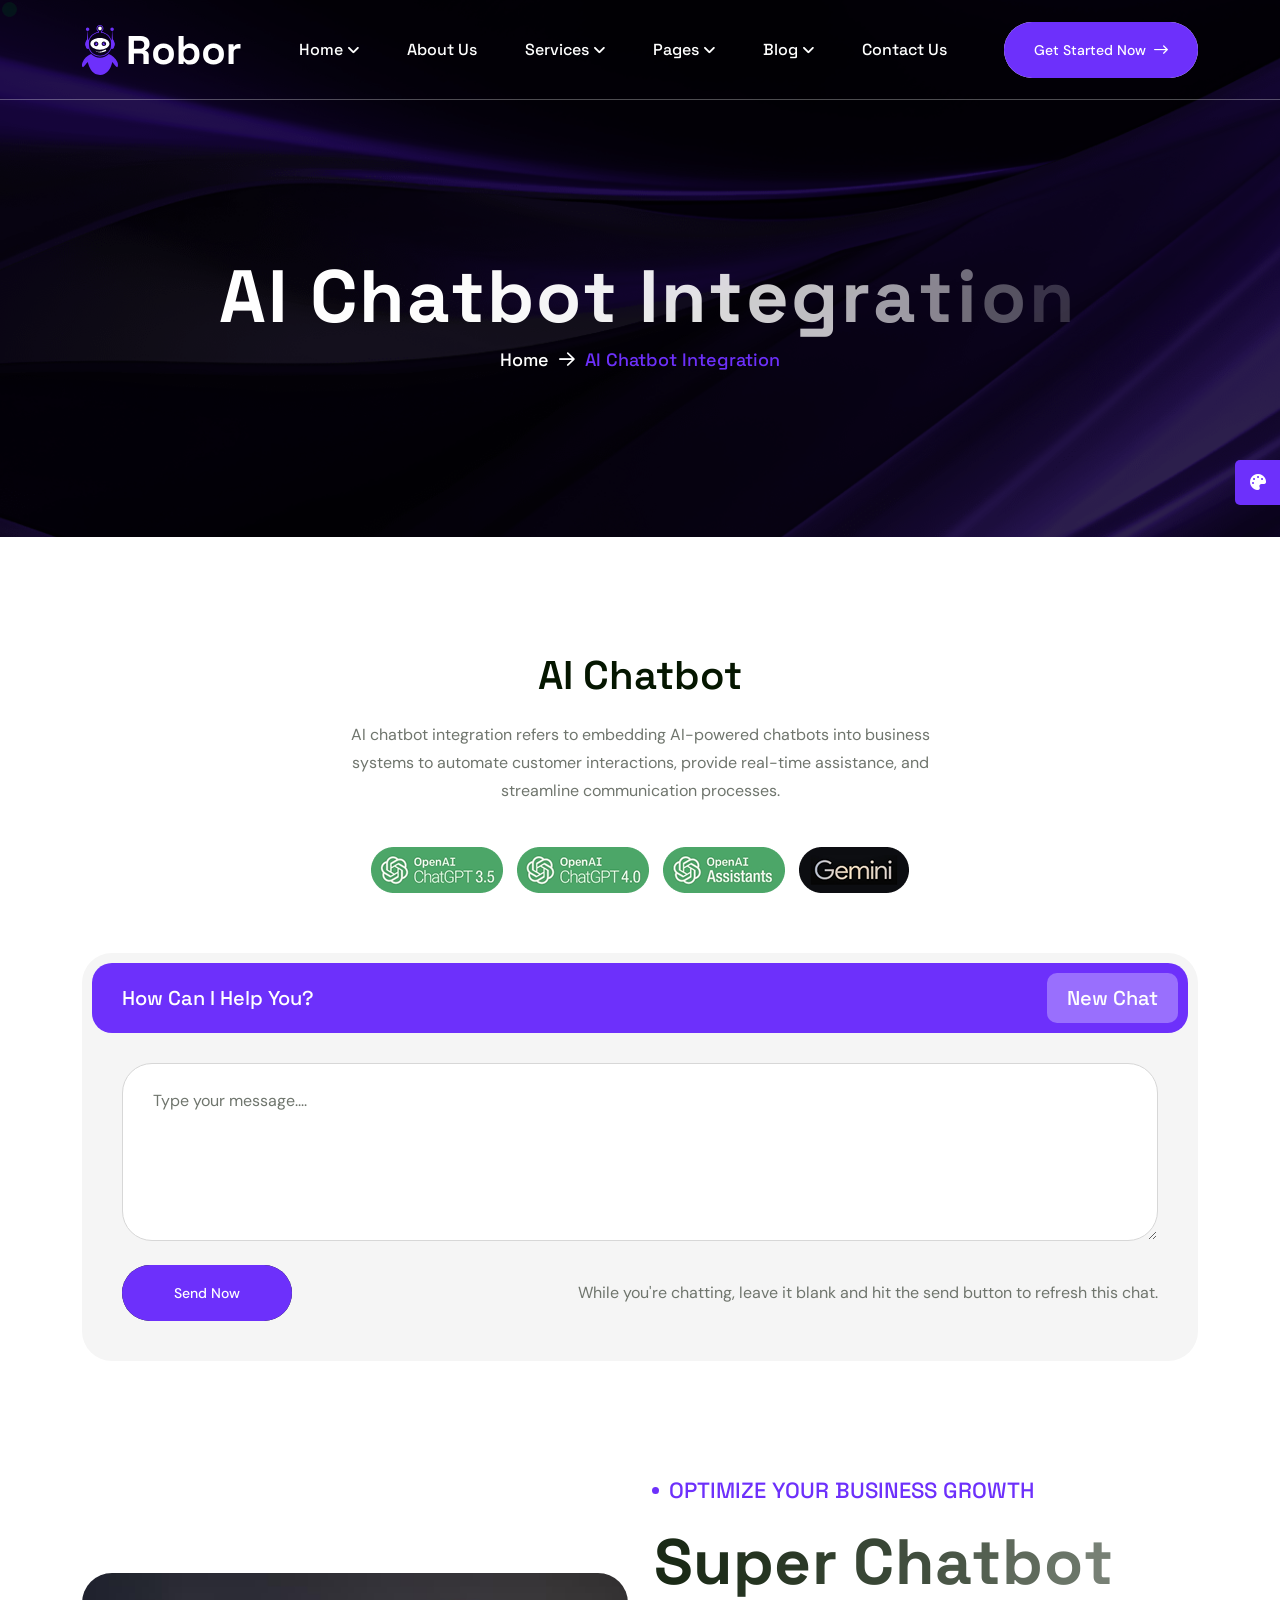
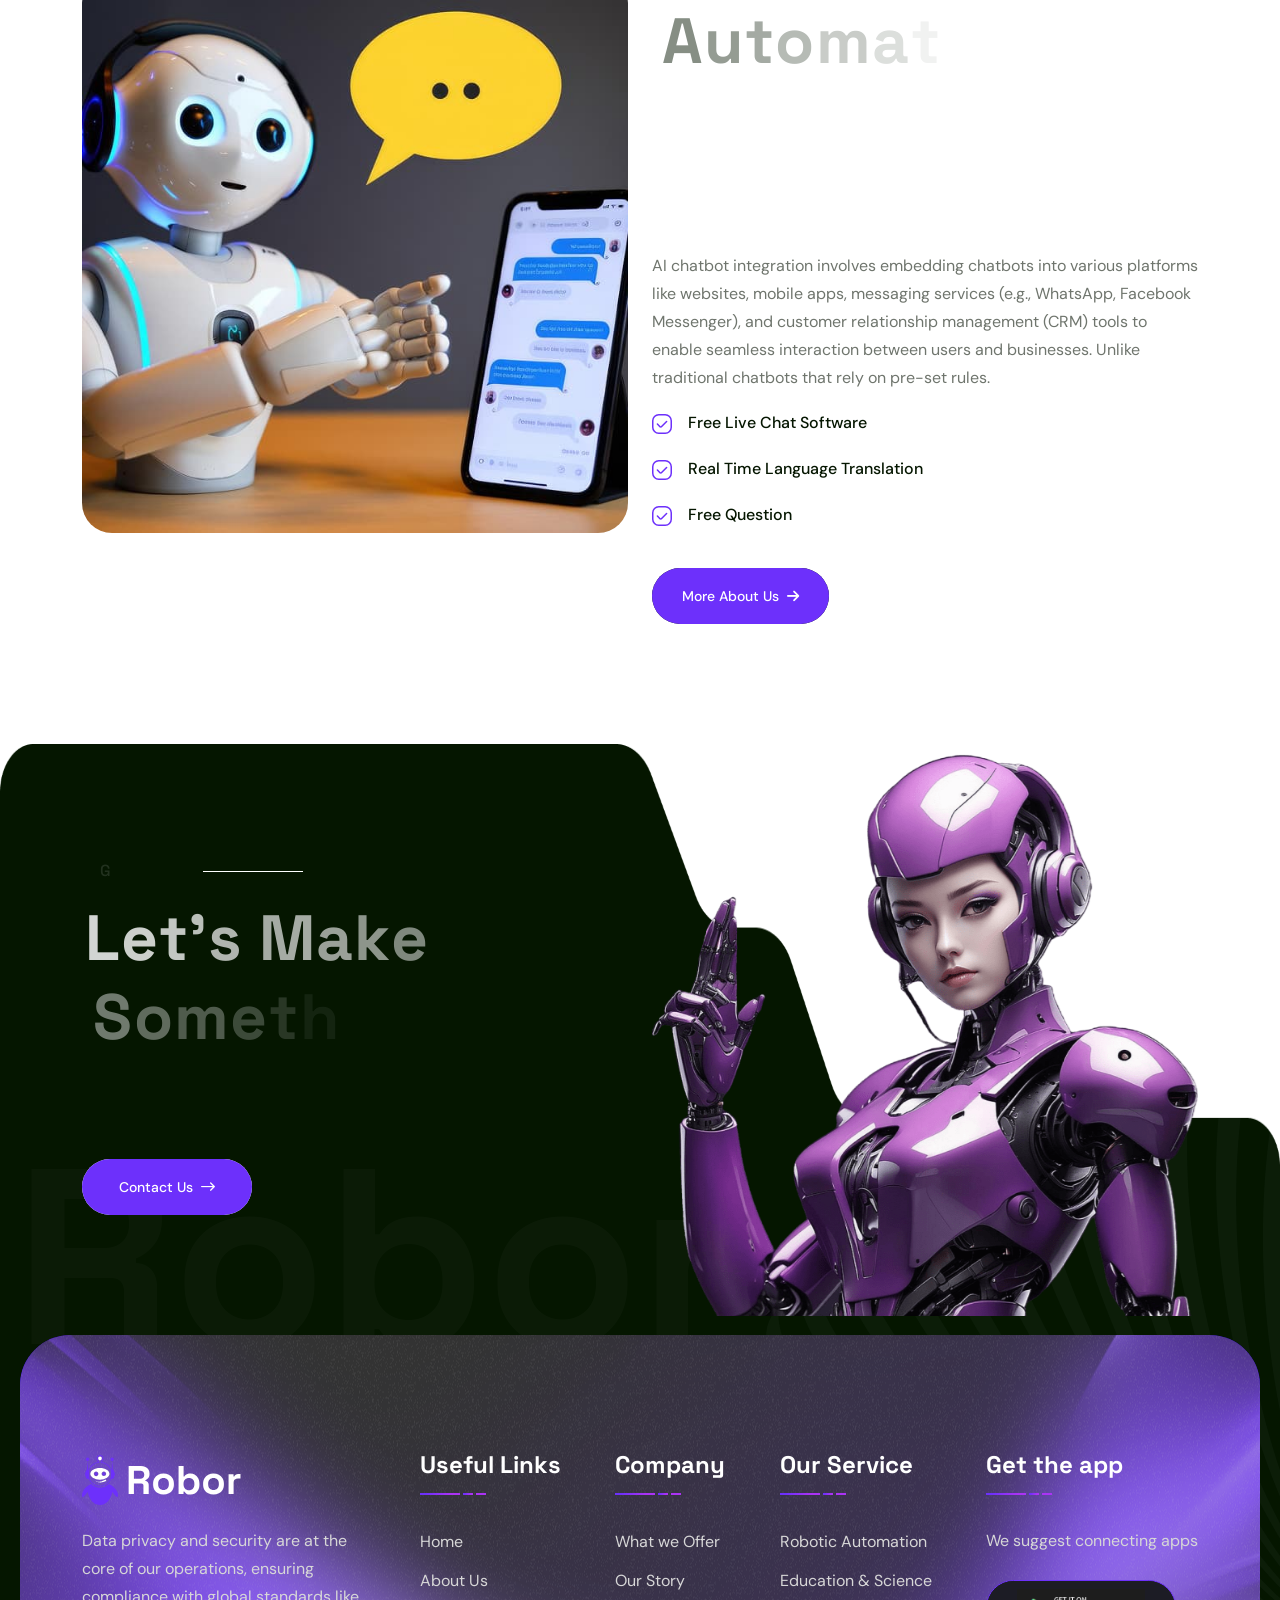
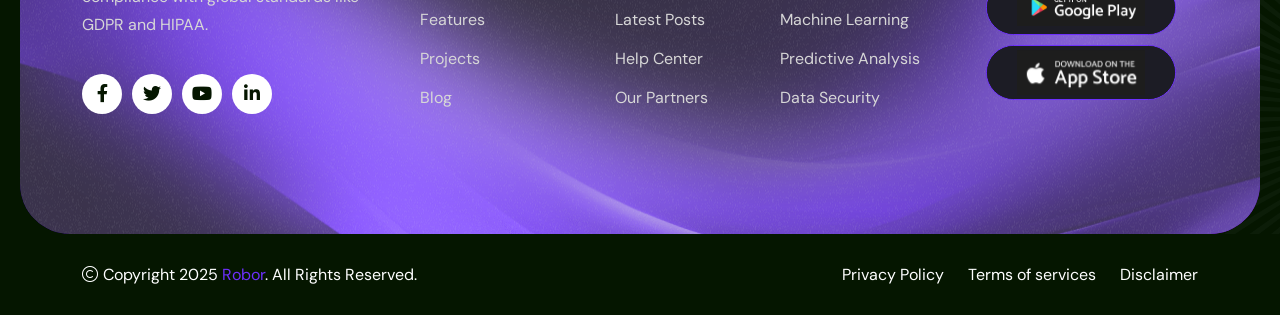
<file: chatbot.html>
<!doctype html>
<html class="no-js" lang="zxx" dir="ltr">

<head>
    <meta charset="utf-8">
    <meta http-equiv="x-ua-compatible" content="ie=edge">
    <title>Robor - AI and Automation Integration HTML Template - Chatbot</title>
    <meta name="author" content="Robor">
    <meta name="description" content="Robor - AI and Automation Integration HTML Template">
    <meta name="keywords" content="Robor - AI and Automation Integration HTML Template">
    <meta name="robots" content="INDEX,FOLLOW">

    <!-- Mobile Specific Metas -->
    <meta name="viewport" content="width=device-width, initial-scale=1, shrink-to-fit=no">

    <!-- Favicons - Place favicon.ico in the root directory -->
    <link rel="apple-touch-icon" sizes="57x57" href="assets/img/favicons/apple-icon-57x57.png">
    <link rel="apple-touch-icon" sizes="60x60" href="assets/img/favicons/apple-icon-60x60.png">
    <link rel="apple-touch-icon" sizes="72x72" href="assets/img/favicons/apple-icon-72x72.png">
    <link rel="apple-touch-icon" sizes="76x76" href="assets/img/favicons/apple-icon-76x76.png">
    <link rel="apple-touch-icon" sizes="114x114" href="assets/img/favicons/apple-icon-114x114.png">
    <link rel="apple-touch-icon" sizes="120x120" href="assets/img/favicons/apple-icon-120x120.png">
    <link rel="apple-touch-icon" sizes="144x144" href="assets/img/favicons/apple-icon-144x144.png">
    <link rel="apple-touch-icon" sizes="152x152" href="assets/img/favicons/apple-icon-152x152.png">
    <link rel="apple-touch-icon" sizes="180x180" href="assets/img/favicons/apple-icon-180x180.png">
    <link rel="icon" type="image/png" sizes="192x192" href="assets/img/favicons/android-icon-192x192.png">
    <link rel="icon" type="image/png" sizes="32x32" href="assets/img/favicons/favicon-32x32.png">
    <link rel="icon" type="image/png" sizes="96x96" href="assets/img/favicons/favicon-96x96.png">
    <link rel="icon" type="image/png" sizes="16x16" href="assets/img/favicons/favicon-16x16.png">
    <link rel="manifest" href="assets/img/favicons/manifest.json">
    <meta name="msapplication-TileColor" content="#ffffff">
    <meta name="msapplication-TileImage" content="assets/img/favicons/ms-icon-144x144.png">
    <meta name="theme-color" content="#ffffff">

    <!--==============================
	  Google Fonts
	============================== -->
    <link rel="preconnect" href="https://fonts.googleapis.com">
    <link rel="preconnect" href="https://fonts.gstatic.com" crossorigin>
    <link href="https://fonts.googleapis.com/css2?family=DM+Sans:ital,opsz,wght@0,9..40,100..1000;1,9..40,100..1000&family=Space+Grotesk:wght@300..700&display=swap" rel="stylesheet">

    <!--==============================
	    All CSS File
	============================== -->
    <!-- Bootstrap -->
    <link rel="stylesheet" href="assets/css/bootstrap.min.css">
    <!-- Fontawesome Icon -->
    <link rel="stylesheet" href="assets/css/fontawesome.min.css">
    <!-- Magnific Popup -->
    <link rel="stylesheet" href="assets/css/magnific-popup.min.css">
    <!-- Swiper CSS -->
    <link rel="stylesheet" href="assets/css/swiper-bundle.min.css">
    <!-- Theme Custom CSS -->
    <link rel="stylesheet" href="assets/css/style.css">

</head>

<body class="">

    <!--[if lte IE 9]>
    	<p class="browserupgrade">You are using an <strong>outdated</strong> browser. Please <a href="https://browsehappy.com/">upgrade your browser</a> to improve your experience and security.</p>
  	<![endif]-->


    <!--********************************
   		Code Start From Here 
	******************************** -->
    <div class="cursor-follower"></div>

    <!-- slider drag cursor -->
    <!-- <div class="slider-drag-cursor"> DRAG </div> -->

    <!--==============================
     Preloader
  ==============================-->
    <div class="preloader ">
        <button class="th-btn preloaderCls">Cancel Preloader </button>
        <div class="preloader-inner">
            <div class="bounce">
                <img src="assets/img/logo-icon.svg" alt="img">
            </div>
            <span class="loader">
                Robor
                <span class="loading-text">Robor</span>
            </span>
        </div>
    </div>


    <!--==============================
    Mobile Menu
  ============================== -->
    <div class="th-menu-wrapper">
        <div class="th-menu-area text-center">
            <button class="th-menu-toggle"><i class="fal fa-times"></i></button>
            <div class="mobile-logo">
                <a href="index.html"><img src="assets/img/logo2.svg" alt="Robor"></a>
            </div>
            <div class="th-mobile-menu">
                <ul>
                    <li class="menu-item-has-children">
                        <a href="index.html">Home</a>
                        <ul class="sub-menu">
                            <li class="menu-item-has-children">
                                <a href="#">Multipage</a>
                                <ul class="sub-menu">
                                    <li><a href="index.html">Home I (AI Startup)</a></li>
                                    <li><a href="home-2.html">Home II (AI Technology)</a></li>
                                    <li><a href="home-3.html">Home III (AI Agency)</a></li>
                                </ul>
                            </li>
                            <li class="menu-item-has-children">
                                <a href="#">Onepage</a>
                                <ul class="sub-menu">
                                    <li><a href="home-1-op.html">Home I (AI Startup)</a></li>
                                    <li><a href="home-2-op.html">Home II (AI Technology)</a></li>
                                    <li><a href="home-3-op.html">Home III (AI Agency)</a></li>
                                </ul>
                            </li>
                        </ul>
                    </li>
                    <li><a href="about.html">About Us</a></li>
                    <li class="menu-item-has-children">
                        <a href="#">Services</a>
                        <ul class="sub-menu">
                            <li><a href="service.html">Services</a></li>
                            <li><a href="service-details.html">Service Details</a></li>
                        </ul>
                    </li>
                    <li class="menu-item-has-children">
                        <a href="#">Pages</a>
                        <ul class="sub-menu">
                            <li class="menu-item-has-children">
                                <a href="#">Shop</a>
                                <ul class="sub-menu">
                                    <li><a href="shop.html">Shop</a></li>
                                    <li><a href="shop-details.html">Shop Details</a></li>
                                    <li><a href="cart.html">Cart Page</a></li>
                                    <li><a href="checkout.html">Checkout</a></li>
                                    <li><a href="wishlist.html">Wishlist</a></li>
                                </ul>
                            </li>
                            <li><a href="project.html">Project</a></li>
                            <li><a href="project-details.html">Project Details</a></li>
                            <li><a href="team.html">Our Team</a></li>
                            <li><a href="team-details.html">Team Details</a></li>
                            <li><a href="chatbot.html">Chatbot Integration</a></li>
                            <li><a href="pricing.html">Pricing</a></li>
                            <li><a href="testimonial.html">Testimonial</a></li>
                            <li><a href="faq.html">FAQ'S Page</a></li>
                            <li><a href="ai-consulting.html">AI Consulting</a></li>
                            <li><a href="error.html">Error Page</a></li>
                        </ul>
                    </li>
                    <li class="menu-item-has-children">
                        <a href="#">Blog</a>
                        <ul class="sub-menu">
                            <li><a href="blog.html">Blog Standard</a></li>
                            <li><a href="blog-2.html">Blog Grid</a></li>
                            <li><a href="blog-details.html">Blog Details</a></li>
                        </ul>
                    </li>
                    <li>
                        <a href="contact.html">Contact Us</a>
                    </li>
                </ul>
            </div>
        </div>
    </div>
    <div class="color-scheme-wrap active">
        <button class="switchIcon"><i class="fa-solid fa-palette"></i></button>
        <h3 class="color-scheme-wrap-title text-center">Color Switcher</h3>
        <div class="color-switch-btns">
            <button data-color="#FF4F38"><i class="fa-solid fa-droplet"></i></button>
            <button data-color="#3282FB"><i class="fa-solid fa-droplet"></i></button>
            <button data-color="#6D30FB"><i class="fa-solid fa-droplet"></i></button>
            <button data-color="#27AE60"><i class="fa-solid fa-droplet"></i></button>
            <button data-color="#FF7E02"><i class="fa-solid fa-droplet"></i></button>
        </div>
    </div><!--==============================
	Header Area
==============================-->
    <header class="th-header header-default">
        <div class="sticky-wrapper">
            <!-- Main Menu Area -->
            <div class="menu-area">
                <div class="container">
                    <div class="row align-items-center justify-content-between">
                        <div class="col-auto">
                            <div class="header-logo">
                                <a href="index.html">
                                    <img src="assets/img/logo.svg" alt="Robor">
                                </a>
                            </div>
                        </div>
                        <div class="col-auto">
                            <nav class="main-menu d-none d-lg-inline-block">
                                <ul>
                                    <li class="menu-item-has-children">
                                        <a href="index.html">Home</a>
                                        <ul class="mega-menu mega-menu-content allow-natural-scroll">
                                            <li>
                                                <div class="container">
                                                    <div class="row gy-4">
                                                        <div class="col-lg-4">
                                                            <div class="mega-menu-box">
                                                                <div class="mega-menu-img">
                                                                    <img src="assets/img/pages/index.jpg" alt="Home One">
                                                                    <div class="btn-wrap">
                                                                        <a href="index.html" class="th-btn style3">Multipage</a>
                                                                        <a href="home-1-op.html" class="th-btn style3">Onepage</a>
                                                                    </div>
                                                                </div>
                                                                <h3 class="mega-menu-title"><a href="index.html">Home I (AI Startup)</a></h3>
                                                            </div>
                                                        </div>
                                                        <div class="col-lg-4">
                                                            <div class="mega-menu-box">
                                                                <div class="mega-menu-img">
                                                                    <img src="assets/img/pages/home-2.jpg" alt="Home Two">
                                                                    <div class="btn-wrap">
                                                                        <a href="home-2.html" class="th-btn style3">Multipage</a>
                                                                        <a href="home-2-op.html" class="th-btn style3">Onepage</a>
                                                                    </div>
                                                                </div>
                                                                <h3 class="mega-menu-title"><a href="home-2.html">Home II (AI Technology)</a></h3>
                                                            </div>
                                                        </div>
                                                        <div class="col-lg-4">
                                                            <div class="mega-menu-box">
                                                                <div class="mega-menu-img">
                                                                    <img src="assets/img/pages/home-3.jpg" alt="Home Three">
                                                                    <div class="btn-wrap">
                                                                        <a href="home-3.html" class="th-btn style3">Multipage</a>
                                                                        <a href="home-3-op.html" class="th-btn style3">Onepage</a>
                                                                    </div>
                                                                </div>
                                                                <h3 class="mega-menu-title"><a href="home-3.html">Home III (AI Agency)</a></h3>
                                                            </div>
                                                        </div>
                                                    </div>
                                                </div>
                                            </li>
                                        </ul>
                                    </li>
                                    <li><a href="about.html">About Us</a></li>
                                    <li class="menu-item-has-children">
                                        <a href="#">Services</a>
                                        <ul class="sub-menu">
                                            <li><a href="service.html">Services</a></li>
                                            <li><a href="service-details.html">Service Details</a></li>
                                        </ul>
                                    </li>
                                    <li class="menu-item-has-children">
                                        <a href="#">Pages</a>
                                        <ul class="sub-menu">
                                            <li class="menu-item-has-children">
                                                <a href="#">Shop</a>
                                                <ul class="sub-menu">
                                                    <li><a href="shop.html">Shop</a></li>
                                                    <li><a href="shop-details.html">Shop Details</a></li>
                                                    <li><a href="cart.html">Cart Page</a></li>
                                                    <li><a href="checkout.html">Checkout</a></li>
                                                    <li><a href="wishlist.html">Wishlist</a></li>
                                                </ul>
                                            </li>
                                            <li><a href="project.html">Project</a></li>
                                            <li><a href="project-details.html">Project Details</a></li>
                                            <li><a href="team.html">Our Team</a></li>
                                            <li><a href="team-details.html">Team Details</a></li>
                                            <li><a href="chatbot.html">Chatbot Integration</a></li>
                                            <li><a href="pricing.html">Pricing</a></li>
                                            <li><a href="testimonial.html">Testimonial</a></li>
                                            <li><a href="faq.html">FAQ'S Page</a></li>
                                            <li><a href="ai-consulting.html">AI Consulting</a></li>
                                            <li><a href="error.html">Error Page</a></li>
                                        </ul>
                                    </li>
                                    <li class="menu-item-has-children">
                                        <a href="#">Blog</a>
                                        <ul class="sub-menu">
                                            <li><a href="blog.html">Blog Standard</a></li>
                                            <li><a href="blog-2.html">Blog Grid</a></li>
                                            <li><a href="blog-details.html">Blog Details</a></li>
                                        </ul>
                                    </li>
                                    <li>
                                        <a href="contact.html">Contact Us</a>
                                    </li>
                                </ul>
                            </nav>
                            <div class="header-button d-flex d-lg-none">
                                <button type="button" class="th-menu-toggle icon-btn"><i class="far fa-bars"></i></button>
                            </div>
                        </div>
                        <div class="col-auto d-xl-block d-none">
                            <div class="header-button">
                                <a href="contact.html" class="th-btn style2">Get Started Now <i class="far fa-long-arrow-right ms-2"></i></a>
                            </div>
                        </div>
                    </div>
                </div>
            </div>
        </div>
    </header>


    <!--==============================
    Breadcumb
============================== -->
    <div class="breadcumb-wrapper " data-bg-src="assets/img/bg/breadcumb-bg.png" data-overlay="black" data-opacity="7">
        <div class="container">
            <div class="row">
                <div class="col-xxl-12">
                    <div class="breadcumb-content">
                        <h1 class="breadcumb-title text-anim" data-cue="slideInUp" data-delay="100">AI Chatbot Integration</h1>
                        <ul class="breadcumb-menu" data-cue="slideInUp" data-delay="300">
                            <li><a href="index.html">Home</a></li>
                            <li>AI Chatbot Integration</li>
                        </ul>
                    </div>
                </div>
            </div>
        </div>
    </div><!--==============================
Chatbot Area
==============================-->
    <section class="space overflow-hidden">
        <div class="container">
            <div class="row justify-content-center">
                <div class="col-xl-7">
                    <div class="title-area text-center">
                        <h3 class="page-title mt-n2">AI Chatbot</h3>
                        <p>AI chatbot integration refers to embedding AI-powered chatbots into business systems to automate customer interactions, provide real-time assistance, and streamline communication processes.</p>
                    </div>
                    <div class="chatbot-site-wrap">
                        <a href="#"><img src="assets/img/icon/chatbot-icon1-1.png" alt="img"></a>
                        <a href="#"><img src="assets/img/icon/chatbot-icon1-2.png" alt="img"></a>
                        <a href="#"><img src="assets/img/icon/chatbot-icon1-3.png" alt="img"></a>
                        <a href="#"><img src="assets/img/icon/chatbot-icon1-4.png" alt="img"></a>
                    </div>
                </div>
                <div class="col-12">
                    <form action="mail.php" method="POST" class="chatbot-form mt-60 ajax-contact">
                        <div class="form-title">How Can I Help You? <a href="#" class="new-chat-btn">New Chat</a></div>
                        <div class="row">
                            <div class="form-group style-border col-12">
                                <textarea name="message" id="message" cols="30" rows="3" class="form-control" placeholder="Type your message...."></textarea>
                            </div>
                            <div class="form-btn col-12">
                                <span class="ms-lg-auto">While you're chatting, leave it blank and hit the send button to refresh this chat.</span>
                                <button class="th-btn style3">Send Now</button>
                            </div>
                        </div>
                        <p class="form-messages mb-0 mt-3"></p>
                    </form>
                </div>
            </div>
        </div>
    </section>

    <!--==============================
Chatbot Area
==============================-->
    <section class="space-bottom overflow-hidden">
        <div class="container">
            <div class="row gy-40 gx-80 justify-content-center align-items-center">
                <div class="col-xl-6">
                    <div class="page-img mb-0">
                        <img src="assets/img/normal/chatbot-thumb1-1.jpg" alt="img">
                    </div>
                </div>
                <div class="col-xl-6">
                    <div class="title-area mb-0">
                        <span class="sub-title2 text-theme text-uppercase mb-30" data-cue="slideInUp">Optimize Your Business Growth</span>
                        <h2 class="sec-title fw-bold text-anim2" data-cue="slideInUp">Super Chatbot Automating Customer Service</h2>
                    </div>
                    <p class="mt-30">AI chatbot integration involves embedding chatbots into various platforms like websites, mobile apps, messaging services (e.g., WhatsApp, Facebook Messenger), and customer relationship management (CRM) tools to enable seamless interaction between users and businesses. Unlike traditional chatbots that rely on pre-set rules.</p>
                    <div class="checklist style4">
                        <li class="text-title"><img src="assets/img/icon/check-icon1-1.svg" alt="img">Free Live Chat Software</li>
                        <li class="text-title"><img src="assets/img/icon/check-icon1-1.svg" alt="img">Real Time Language Translation</li>
                        <li class="text-title"><img src="assets/img/icon/check-icon1-1.svg" alt="img">Free Question</li>
                    </div>
                    <div class="btn-wrap mt-40">
                        <a href="about.html" class="th-btn style3">More About Us <i class="fas fa-arrow-right ms-2"></i></a>
                    </div>
                </div>

            </div>
        </div>
    </section>


    <!--==============================
	Footer Area
==============================-->
    <footer class="footer-wrapper footer-default">
        <div class="footer-bg-shape bg-title" data-mask-src="assets/img/shape/footer-bg-shape1.png"></div>
        <div class="footer-bg-shape2 shape-mockup" data-bottom="-45%" data-right="-45%">
            <img src="assets/img/shape/footer-bg-shape2.png" alt="img">
        </div>
        <div class="footer-cta-wrap space" id="contact-sec">
            <div class="shadow-text">Robor</div>
            <div class="container">
                <div class="row gy-40 justify-content-between">
                    <div class="col-lg-6">
                        <div class="title-area mb-0">
                            <span class="sub-title text-white before-none text-anim" data-cue="slideInLeft">Get Started</span>
                            <h2 class="sec-title text-white text-anim2" data-cue="slideInLeft">Let's Make Something
                                Great Together</h2>
                            <div class="btn-wrap mt-40" data-cue="slideInLeft">
                                <a href="contact.html" class="th-btn style2">Contact Us<i class="far fa-long-arrow-right ms-2"></i></a>
                            </div>
                        </div>
                    </div>
                    <div class="col-lg-6">
                        <div class="footer-cta-thumb" data-cue="slideInRight">
                            <img src="assets/img/normal/footer-thumb1-1.png" alt="img">
                        </div>
                    </div>
                </div>
            </div>
        </div>
        <div class="widget-area" data-bg-src="assets/img/bg/footer-default-bg.png">
            <div class="footer-widget-bg" data-bg-src="assets/img/bg/jiji-bg-shape.png"></div>
            <div class="container">
                <div class="row justify-content-between">
                    <div class="col-md-6 col-xl-auto" data-cue="slideInUp">
                        <div class="widget footer-widget">
                            <div class="th-widget-about">
                                <div class="about-logo">
                                    <a href="index.html"><img src="assets/img/logo.svg" alt="Robor"></a>
                                </div>
                                <p class="about-text"> Data privacy and security are at the core of our operations, ensuring compliance with global standards like GDPR and HIPAA.</p>
                                <div class="th-social">
                                    <a href="https://www.facebook.com/"><i class="fab fa-facebook-f"></i></a>
                                    <a href="https://www.twitter.com/"><i class="fab fa-twitter"></i></a>
                                    <a href="https://www.youtube.com/"><i class="fab fa-youtube"></i></a>
                                    <a href="https://www.linkedin.com/"><i class="fab fa-linkedin-in"></i></a>
                                </div>
                            </div>
                        </div>
                    </div>
                    <div class="col-sm-6 col-xl-auto" data-cue="slideInUp">
                        <div class="widget widget_nav_menu footer-widget">
                            <h3 class="widget_title">Useful Links</h3>
                            <div class="menu-all-pages-container">
                                <ul class="menu">
                                    <li><a href="index.html">Home</a></li>
                                    <li><a href="about.html">About Us</a></li>
                                    <li><a href="service.html">Features</a></li>
                                    <li><a href="project.html">Projects</a></li>
                                    <li><a href="blog.html">Blog</a></li>
                                </ul>
                            </div>
                        </div>
                    </div>
                    <div class="col-sm-6 col-xl-auto" data-cue="slideInUp">
                        <div class="widget widget_nav_menu footer-widget">
                            <h3 class="widget_title">Company</h3>
                            <div class="menu-all-pages-container">
                                <ul class="menu">
                                    <li><a href="about.html">What we Offer</a></li>
                                    <li><a href="about.html">Our Story</a></li>
                                    <li><a href="blog.html">Latest Posts</a></li>
                                    <li><a href="contact.html">Help Center</a></li>
                                    <li><a href="about.html">Our Partners </a></li>
                                </ul>
                            </div>
                        </div>
                    </div>
                    <div class="col-md-6 col-xl-auto" data-cue="slideInUp">
                        <div class="widget widget_nav_menu footer-widget">
                            <h3 class="widget_title">Our Service</h3>
                            <div class="menu-all-pages-container">
                                <ul class="menu">
                                    <li><a href="service.html">Robotic Automation</a></li>
                                    <li><a href="service.html">Education & Science</a></li>
                                    <li><a href="service.html">Machine Learning</a></li>
                                    <li><a href="service.html">Predictive Analysis</a></li>
                                    <li><a href="service.html">Data Security</a></li>
                                </ul>
                            </div>
                        </div>
                    </div>
                    <div class="col-md-6 col-xl-auto" data-cue="slideInUp">
                        <div class="widget widget_download footer-widget">
                            <h4 class="widget_title">Get the app</h4>
                            <p class="footer-text">We suggest connecting apps</p>
                            <div class="download-widget-wrap">
                                <a href="about.html" class="th-btn"><img src="assets/img/theme-img/google-btn.png" alt="img"></a>
                                <a href="about.html" class="th-btn"><img src="assets/img/theme-img/app-store-btn.png" alt="img"></a>
                            </div>
                        </div>
                    </div>
                </div>
            </div>
        </div>
        <div class="copyright-wrap">
            <div class="container">
                <div class="row justify-content-center gy-3 align-items-center">
                    <div class="col-md-6" data-cue="slideInUp">
                        <p class="copyright-text">
                            <i class="fal fa-copyright"></i> Copyright 2025 <a href="index.html">Robor</a>. All Rights Reserved.
                        </p>
                    </div>
                    <div class="col-md-6 text-md-end text-center" data-cue="slideInUp">
                        <div class="footer-links">
                            <ul>
                                <li><a href="about.html">Privacy Policy</a></li>
                                <li><a href="about.html">Terms of services</a></li>
                                <li><a href="about.html">Disclaimer</a></li>
                            </ul>
                        </div>
                    </div>
                </div>
            </div>
        </div>
    </footer>

    <!--********************************
			Code End  Here 
	******************************** -->

    <!-- Scroll To Top -->
    <div class="scroll-top">
        <svg class="progress-circle svg-content" width="100%" height="100%" viewBox="-1 -1 102 102">
            <path d="M50,1 a49,49 0 0,1 0,98 a49,49 0 0,1 0,-98" style="transition: stroke-dashoffset 10ms linear 0s; stroke-dasharray: 307.919, 307.919; stroke-dashoffset: 307.919;"></path>
        </svg>
    </div>

    <!--==============================
    All Js File
============================== -->
    <!-- Jquery -->
    <script src="assets/js/vendor/jquery-3.7.1.min.js"></script>
    <!-- Swiper Js -->
    <script src="assets/js/swiper-bundle.min.js"></script>
    <!-- Bootstrap -->
    <script src="assets/js/bootstrap.min.js"></script>
    <!-- Magnific Popup -->
    <script src="assets/js/jquery.magnific-popup.min.js"></script>
    <!-- Counter Up -->
    <script src="assets/js/jquery.counterup.min.js"></script>
    <!-- Range Slider -->
    <script src="assets/js/jquery-ui.min.js"></script>
    <!-- Isotope Filter -->
    <script src="assets/js/imagesloaded.pkgd.min.js"></script>
    <script src="assets/js/isotope.pkgd.min.js"></script>
    <!-- Cue Js -->
    <script src="assets/js/scrollCue.min.js"></script>
    <!-- Gsap -->
    <script src="assets/js/gsap.min.js"></script>
    <!-- Scroll Trigger -->
    <script src="assets/js/ScrollTrigger.min.js"></script>
    <!-- Split Text -->
    <script src="assets/js/SplitText.min.js"></script>
    <!-- Lenis Js -->
    <script src="assets/js/lenis.min.js"></script>

    <!-- Perticle Js -->
    <script src="assets/js/particles.min.js"></script>
    <script src="assets/js/particles-config.js"></script>

    <!-- Main Js File -->
    <script src="assets/js/main.js"></script>
</body>

</html>
</file>
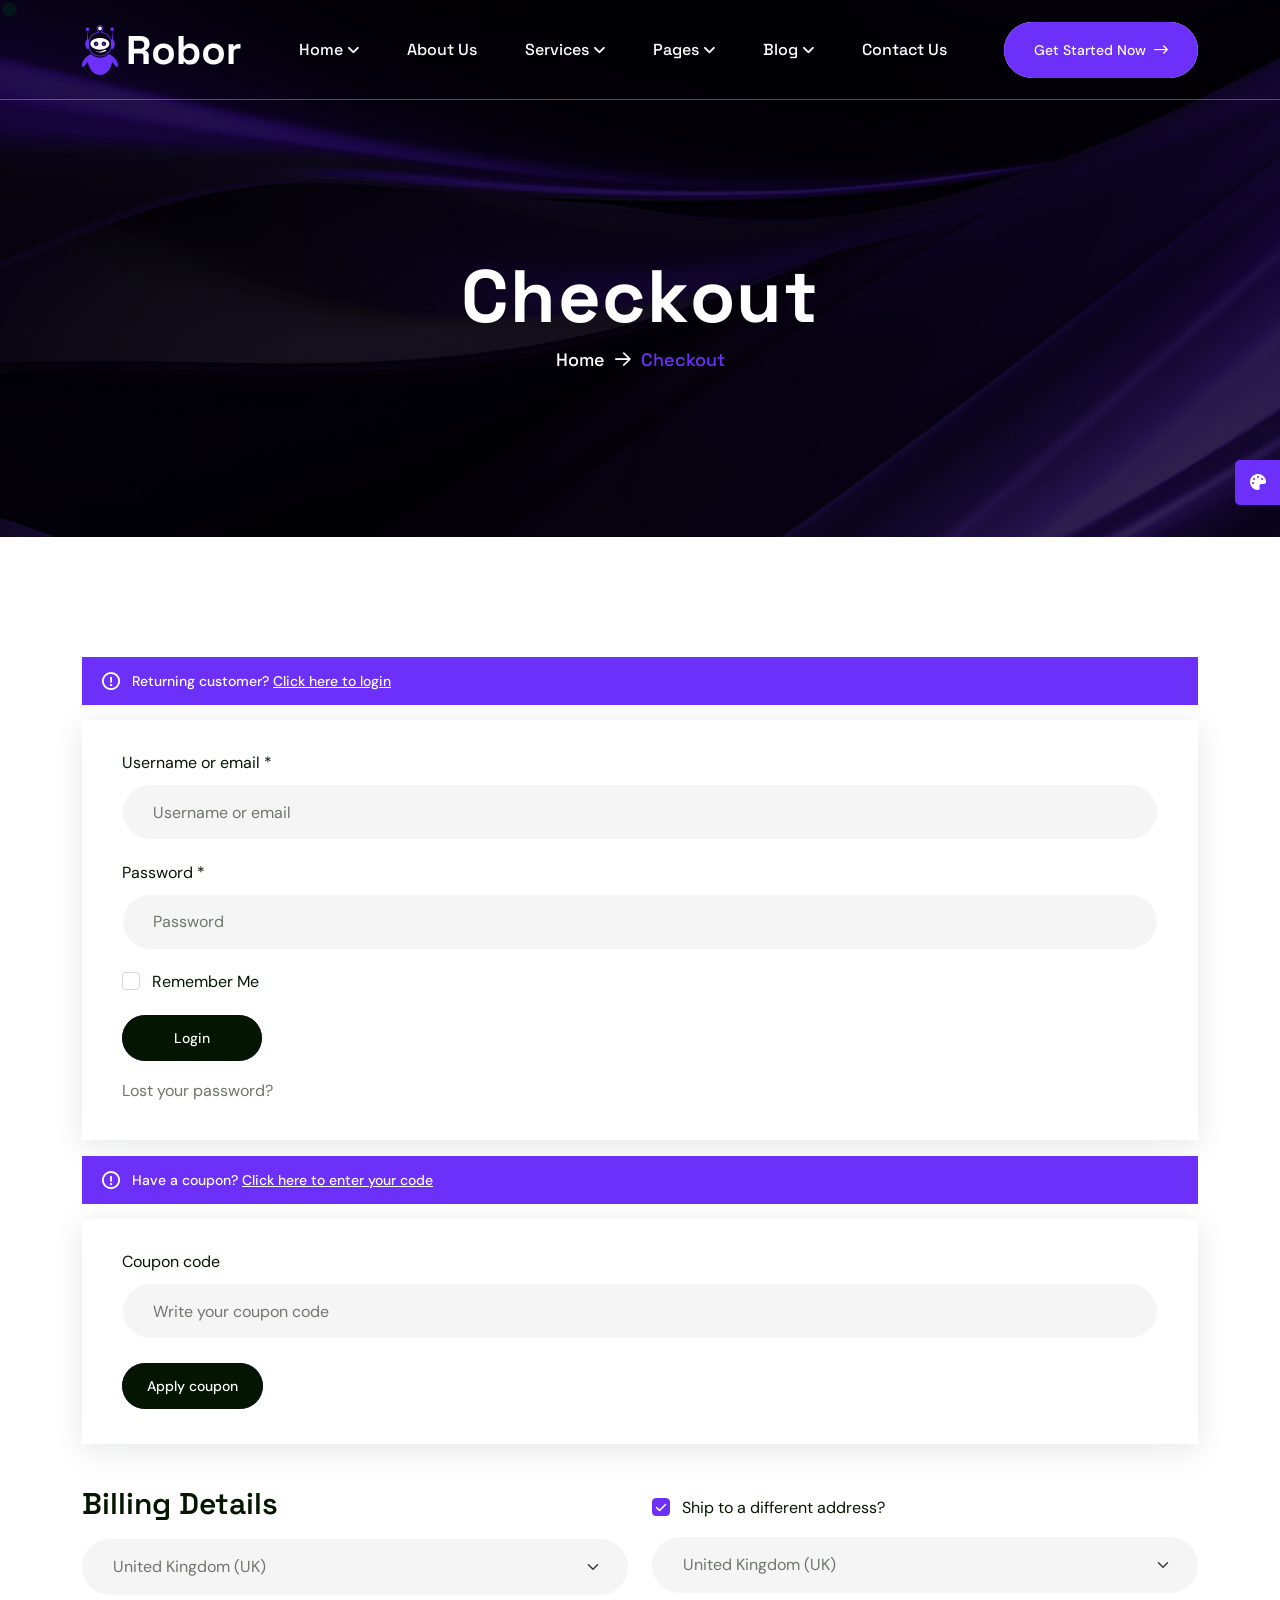
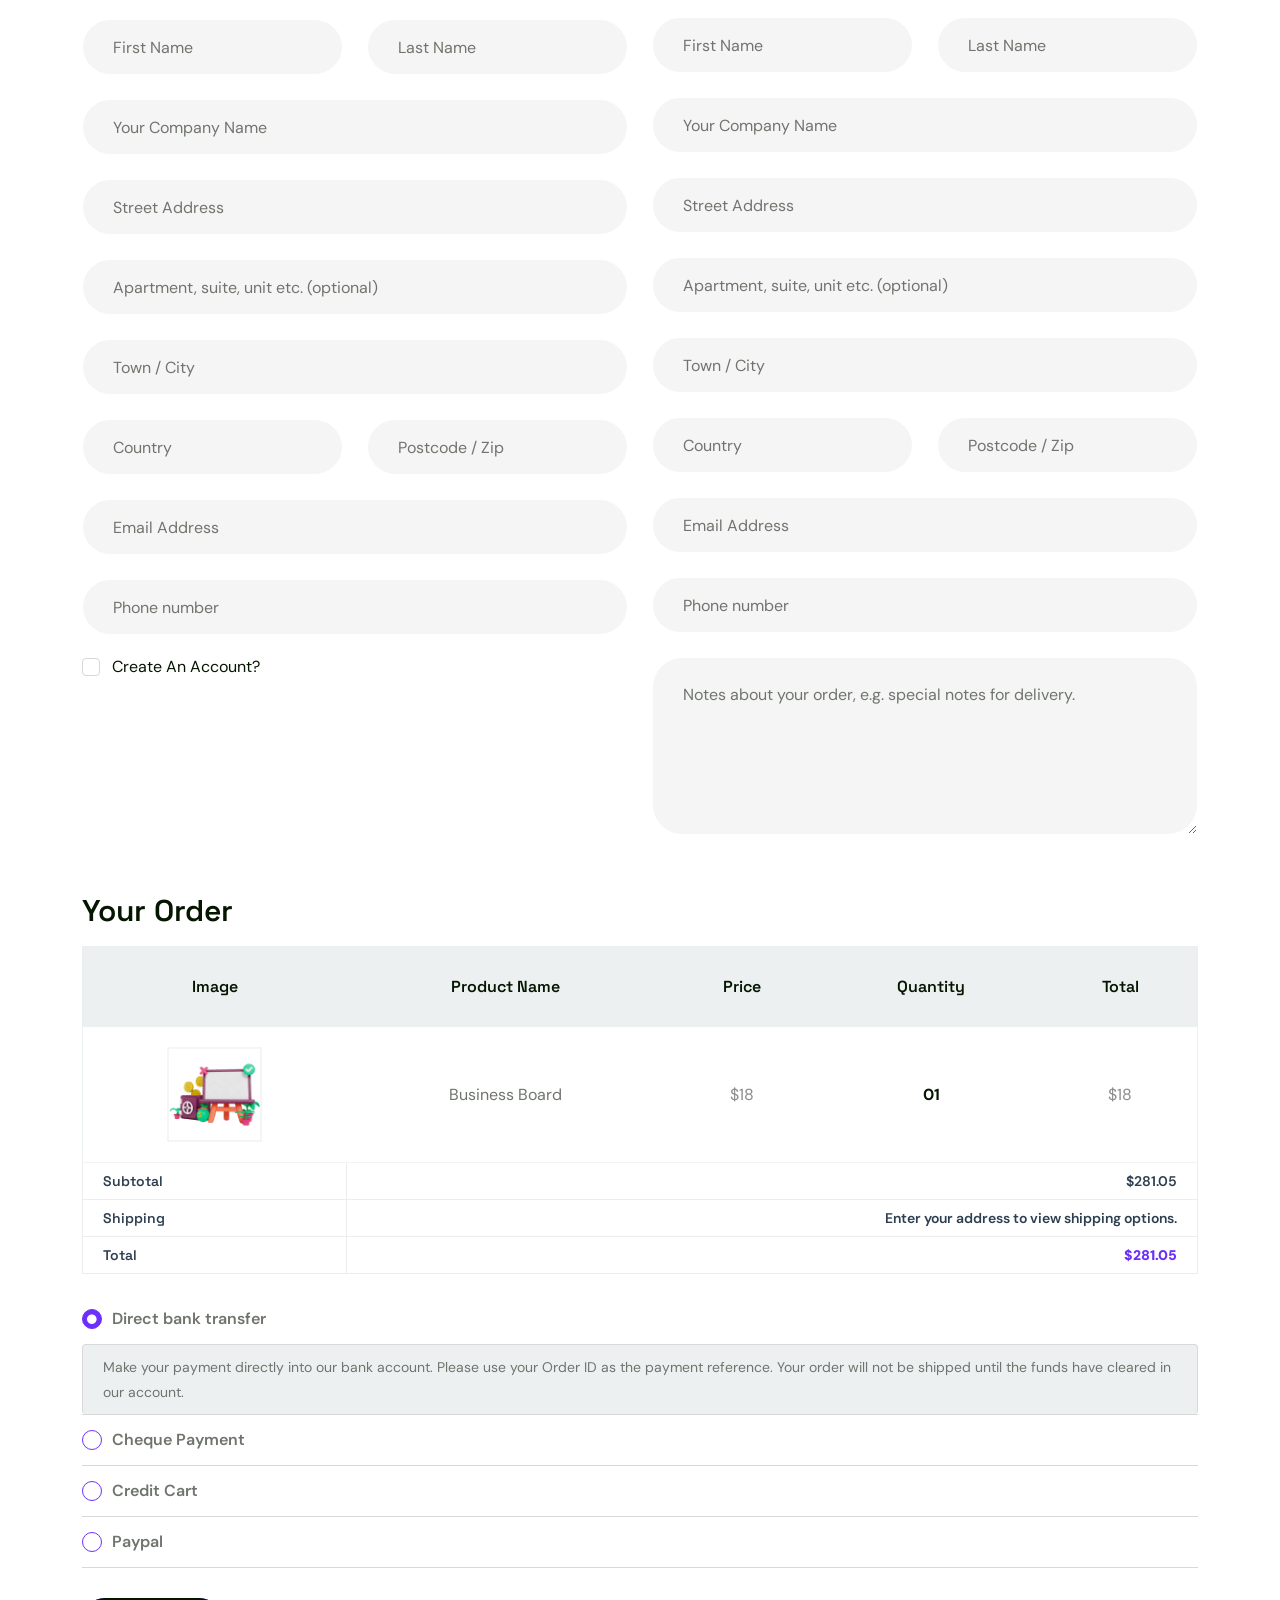
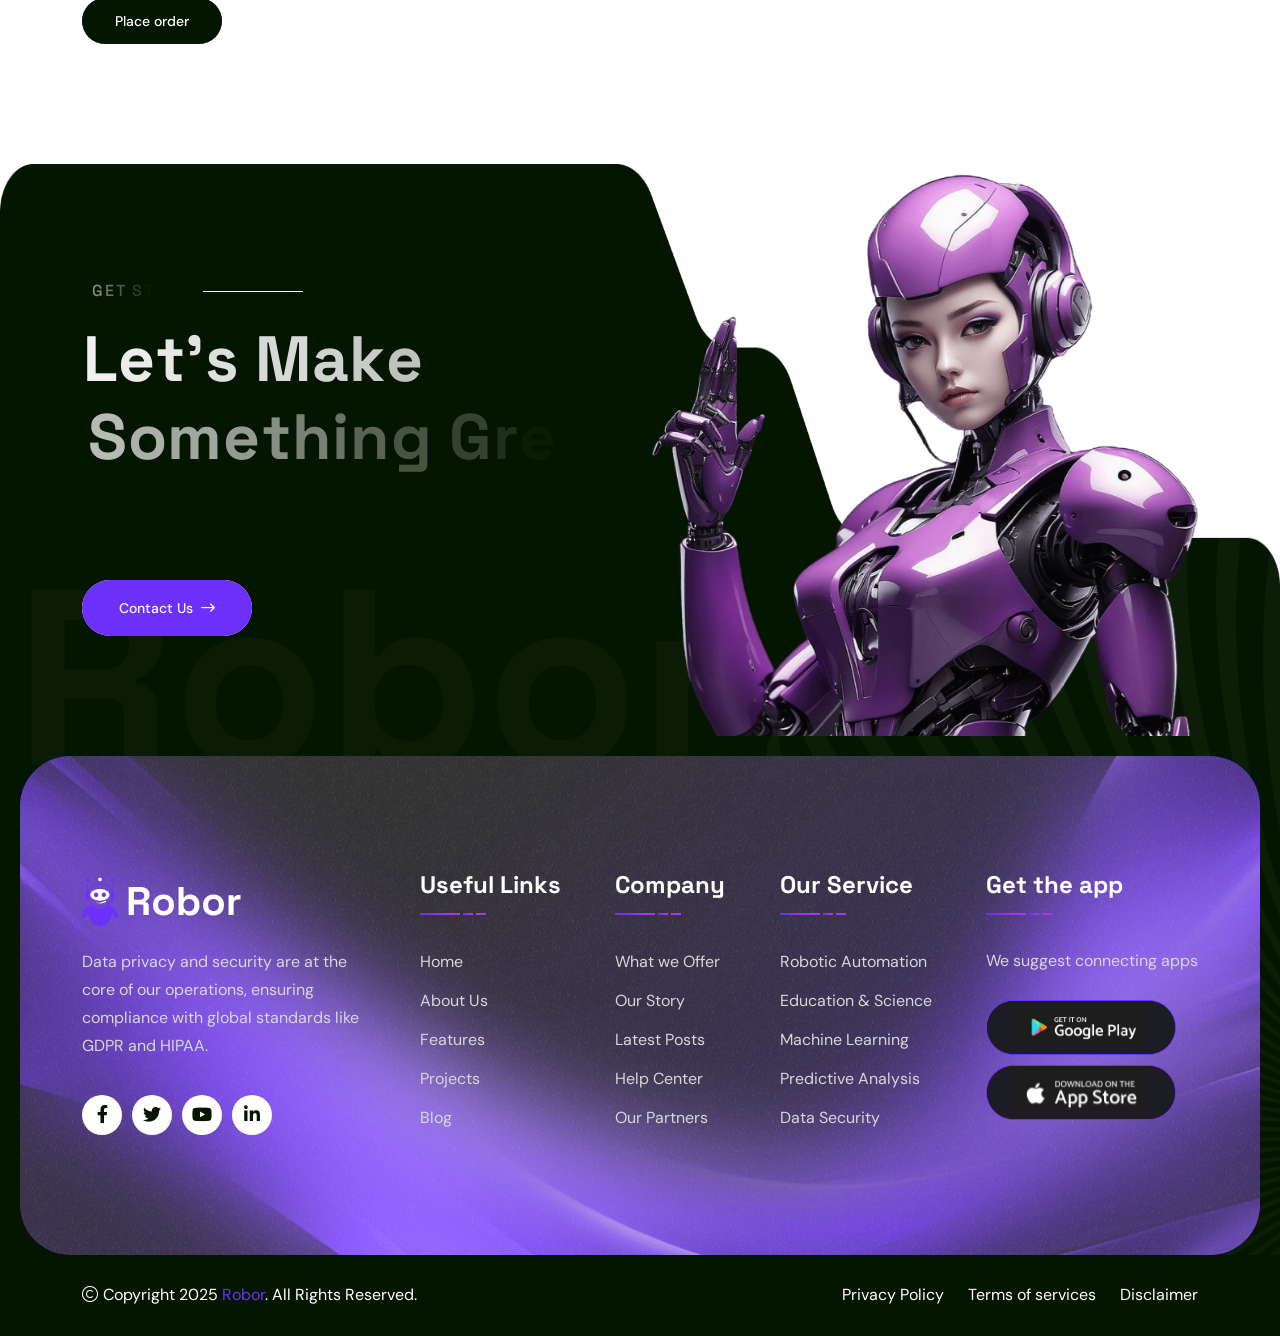
<file: checkout.html>
<!doctype html>
<html class="no-js" lang="zxx" dir="ltr">

<head>
    <meta charset="utf-8">
    <meta http-equiv="x-ua-compatible" content="ie=edge">
    <title>Robor - AI and Automation Integration HTML Template - Checkout</title>
    <meta name="author" content="Robor">
    <meta name="description" content="Robor - AI and Automation Integration HTML Template">
    <meta name="keywords" content="Robor - AI and Automation Integration HTML Template">
    <meta name="robots" content="INDEX,FOLLOW">

    <!-- Mobile Specific Metas -->
    <meta name="viewport" content="width=device-width, initial-scale=1, shrink-to-fit=no">

    <!-- Favicons - Place favicon.ico in the root directory -->
    <link rel="apple-touch-icon" sizes="57x57" href="assets/img/favicons/apple-icon-57x57.png">
    <link rel="apple-touch-icon" sizes="60x60" href="assets/img/favicons/apple-icon-60x60.png">
    <link rel="apple-touch-icon" sizes="72x72" href="assets/img/favicons/apple-icon-72x72.png">
    <link rel="apple-touch-icon" sizes="76x76" href="assets/img/favicons/apple-icon-76x76.png">
    <link rel="apple-touch-icon" sizes="114x114" href="assets/img/favicons/apple-icon-114x114.png">
    <link rel="apple-touch-icon" sizes="120x120" href="assets/img/favicons/apple-icon-120x120.png">
    <link rel="apple-touch-icon" sizes="144x144" href="assets/img/favicons/apple-icon-144x144.png">
    <link rel="apple-touch-icon" sizes="152x152" href="assets/img/favicons/apple-icon-152x152.png">
    <link rel="apple-touch-icon" sizes="180x180" href="assets/img/favicons/apple-icon-180x180.png">
    <link rel="icon" type="image/png" sizes="192x192" href="assets/img/favicons/android-icon-192x192.png">
    <link rel="icon" type="image/png" sizes="32x32" href="assets/img/favicons/favicon-32x32.png">
    <link rel="icon" type="image/png" sizes="96x96" href="assets/img/favicons/favicon-96x96.png">
    <link rel="icon" type="image/png" sizes="16x16" href="assets/img/favicons/favicon-16x16.png">
    <link rel="manifest" href="assets/img/favicons/manifest.json">
    <meta name="msapplication-TileColor" content="#ffffff">
    <meta name="msapplication-TileImage" content="assets/img/favicons/ms-icon-144x144.png">
    <meta name="theme-color" content="#ffffff">

    <!--==============================
	  Google Fonts
	============================== -->
    <link rel="preconnect" href="https://fonts.googleapis.com">
    <link rel="preconnect" href="https://fonts.gstatic.com" crossorigin>
    <link href="https://fonts.googleapis.com/css2?family=DM+Sans:ital,opsz,wght@0,9..40,100..1000;1,9..40,100..1000&family=Space+Grotesk:wght@300..700&display=swap" rel="stylesheet">

    <!--==============================
	    All CSS File
	============================== -->
    <!-- Bootstrap -->
    <link rel="stylesheet" href="assets/css/bootstrap.min.css">
    <!-- Fontawesome Icon -->
    <link rel="stylesheet" href="assets/css/fontawesome.min.css">
    <!-- Magnific Popup -->
    <link rel="stylesheet" href="assets/css/magnific-popup.min.css">
    <!-- Swiper CSS -->
    <link rel="stylesheet" href="assets/css/swiper-bundle.min.css">
    <!-- Theme Custom CSS -->
    <link rel="stylesheet" href="assets/css/style.css">

</head>

<body class="">

    <!--[if lte IE 9]>
    	<p class="browserupgrade">You are using an <strong>outdated</strong> browser. Please <a href="https://browsehappy.com/">upgrade your browser</a> to improve your experience and security.</p>
  	<![endif]-->


    <!--********************************
   		Code Start From Here 
	******************************** -->
    <div class="cursor-follower"></div>

    <!-- slider drag cursor -->
    <!-- <div class="slider-drag-cursor"> DRAG </div> -->

    <!--==============================
     Preloader
  ==============================-->
    <div class="preloader ">
        <button class="th-btn preloaderCls">Cancel Preloader </button>
        <div class="preloader-inner">
            <div class="bounce">
                <img src="assets/img/logo-icon.svg" alt="img">
            </div>
            <span class="loader">
                Robor
                <span class="loading-text">Robor</span>
            </span>
        </div>
    </div>


    <!--==============================
    Mobile Menu
  ============================== -->
    <div class="th-menu-wrapper">
        <div class="th-menu-area text-center">
            <button class="th-menu-toggle"><i class="fal fa-times"></i></button>
            <div class="mobile-logo">
                <a href="index.html"><img src="assets/img/logo2.svg" alt="Robor"></a>
            </div>
            <div class="th-mobile-menu">
                <ul>
                    <li class="menu-item-has-children">
                        <a href="index.html">Home</a>
                        <ul class="sub-menu">
                            <li class="menu-item-has-children">
                                <a href="#">Multipage</a>
                                <ul class="sub-menu">
                                    <li><a href="index.html">Home I (AI Startup)</a></li>
                                    <li><a href="home-2.html">Home II (AI Technology)</a></li>
                                    <li><a href="home-3.html">Home III (AI Agency)</a></li>
                                </ul>
                            </li>
                            <li class="menu-item-has-children">
                                <a href="#">Onepage</a>
                                <ul class="sub-menu">
                                    <li><a href="home-1-op.html">Home I (AI Startup)</a></li>
                                    <li><a href="home-2-op.html">Home II (AI Technology)</a></li>
                                    <li><a href="home-3-op.html">Home III (AI Agency)</a></li>
                                </ul>
                            </li>
                        </ul>
                    </li>
                    <li><a href="about.html">About Us</a></li>
                    <li class="menu-item-has-children">
                        <a href="#">Services</a>
                        <ul class="sub-menu">
                            <li><a href="service.html">Services</a></li>
                            <li><a href="service-details.html">Service Details</a></li>
                        </ul>
                    </li>
                    <li class="menu-item-has-children">
                        <a href="#">Pages</a>
                        <ul class="sub-menu">
                            <li class="menu-item-has-children">
                                <a href="#">Shop</a>
                                <ul class="sub-menu">
                                    <li><a href="shop.html">Shop</a></li>
                                    <li><a href="shop-details.html">Shop Details</a></li>
                                    <li><a href="cart.html">Cart Page</a></li>
                                    <li><a href="checkout.html">Checkout</a></li>
                                    <li><a href="wishlist.html">Wishlist</a></li>
                                </ul>
                            </li>
                            <li><a href="project.html">Project</a></li>
                            <li><a href="project-details.html">Project Details</a></li>
                            <li><a href="team.html">Our Team</a></li>
                            <li><a href="team-details.html">Team Details</a></li>
                            <li><a href="chatbot.html">Chatbot Integration</a></li>
                            <li><a href="pricing.html">Pricing</a></li>
                            <li><a href="testimonial.html">Testimonial</a></li>
                            <li><a href="faq.html">FAQ'S Page</a></li>
                            <li><a href="ai-consulting.html">AI Consulting</a></li>
                            <li><a href="error.html">Error Page</a></li>
                        </ul>
                    </li>
                    <li class="menu-item-has-children">
                        <a href="#">Blog</a>
                        <ul class="sub-menu">
                            <li><a href="blog.html">Blog Standard</a></li>
                            <li><a href="blog-2.html">Blog Grid</a></li>
                            <li><a href="blog-details.html">Blog Details</a></li>
                        </ul>
                    </li>
                    <li>
                        <a href="contact.html">Contact Us</a>
                    </li>
                </ul>
            </div>
        </div>
    </div>
    <div class="color-scheme-wrap active">
        <button class="switchIcon"><i class="fa-solid fa-palette"></i></button>
        <h3 class="color-scheme-wrap-title text-center">Color Switcher</h3>
        <div class="color-switch-btns">
            <button data-color="#FF4F38"><i class="fa-solid fa-droplet"></i></button>
            <button data-color="#3282FB"><i class="fa-solid fa-droplet"></i></button>
            <button data-color="#6D30FB"><i class="fa-solid fa-droplet"></i></button>
            <button data-color="#27AE60"><i class="fa-solid fa-droplet"></i></button>
            <button data-color="#FF7E02"><i class="fa-solid fa-droplet"></i></button>
        </div>
    </div><!--==============================
	Header Area
==============================-->
    <header class="th-header header-default">
        <div class="sticky-wrapper">
            <!-- Main Menu Area -->
            <div class="menu-area">
                <div class="container">
                    <div class="row align-items-center justify-content-between">
                        <div class="col-auto">
                            <div class="header-logo">
                                <a href="index.html">
                                    <img src="assets/img/logo.svg" alt="Robor">
                                </a>
                            </div>
                        </div>
                        <div class="col-auto">
                            <nav class="main-menu d-none d-lg-inline-block">
                                <ul>
                                    <li class="menu-item-has-children">
                                        <a href="index.html">Home</a>
                                        <ul class="mega-menu mega-menu-content allow-natural-scroll">
                                            <li>
                                                <div class="container">
                                                    <div class="row gy-4">
                                                        <div class="col-lg-4">
                                                            <div class="mega-menu-box">
                                                                <div class="mega-menu-img">
                                                                    <img src="assets/img/pages/index.jpg" alt="Home One">
                                                                    <div class="btn-wrap">
                                                                        <a href="index.html" class="th-btn style3">Multipage</a>
                                                                        <a href="home-1-op.html" class="th-btn style3">Onepage</a>
                                                                    </div>
                                                                </div>
                                                                <h3 class="mega-menu-title"><a href="index.html">Home I (AI Startup)</a></h3>
                                                            </div>
                                                        </div>
                                                        <div class="col-lg-4">
                                                            <div class="mega-menu-box">
                                                                <div class="mega-menu-img">
                                                                    <img src="assets/img/pages/home-2.jpg" alt="Home Two">
                                                                    <div class="btn-wrap">
                                                                        <a href="home-2.html" class="th-btn style3">Multipage</a>
                                                                        <a href="home-2-op.html" class="th-btn style3">Onepage</a>
                                                                    </div>
                                                                </div>
                                                                <h3 class="mega-menu-title"><a href="home-2.html">Home II (AI Technology)</a></h3>
                                                            </div>
                                                        </div>
                                                        <div class="col-lg-4">
                                                            <div class="mega-menu-box">
                                                                <div class="mega-menu-img">
                                                                    <img src="assets/img/pages/home-3.jpg" alt="Home Three">
                                                                    <div class="btn-wrap">
                                                                        <a href="home-3.html" class="th-btn style3">Multipage</a>
                                                                        <a href="home-3-op.html" class="th-btn style3">Onepage</a>
                                                                    </div>
                                                                </div>
                                                                <h3 class="mega-menu-title"><a href="home-3.html">Home III (AI Agency)</a></h3>
                                                            </div>
                                                        </div>
                                                    </div>
                                                </div>
                                            </li>
                                        </ul>
                                    </li>
                                    <li><a href="about.html">About Us</a></li>
                                    <li class="menu-item-has-children">
                                        <a href="#">Services</a>
                                        <ul class="sub-menu">
                                            <li><a href="service.html">Services</a></li>
                                            <li><a href="service-details.html">Service Details</a></li>
                                        </ul>
                                    </li>
                                    <li class="menu-item-has-children">
                                        <a href="#">Pages</a>
                                        <ul class="sub-menu">
                                            <li class="menu-item-has-children">
                                                <a href="#">Shop</a>
                                                <ul class="sub-menu">
                                                    <li><a href="shop.html">Shop</a></li>
                                                    <li><a href="shop-details.html">Shop Details</a></li>
                                                    <li><a href="cart.html">Cart Page</a></li>
                                                    <li><a href="checkout.html">Checkout</a></li>
                                                    <li><a href="wishlist.html">Wishlist</a></li>
                                                </ul>
                                            </li>
                                            <li><a href="project.html">Project</a></li>
                                            <li><a href="project-details.html">Project Details</a></li>
                                            <li><a href="team.html">Our Team</a></li>
                                            <li><a href="team-details.html">Team Details</a></li>
                                            <li><a href="chatbot.html">Chatbot Integration</a></li>
                                            <li><a href="pricing.html">Pricing</a></li>
                                            <li><a href="testimonial.html">Testimonial</a></li>
                                            <li><a href="faq.html">FAQ'S Page</a></li>
                                            <li><a href="ai-consulting.html">AI Consulting</a></li>
                                            <li><a href="error.html">Error Page</a></li>
                                        </ul>
                                    </li>
                                    <li class="menu-item-has-children">
                                        <a href="#">Blog</a>
                                        <ul class="sub-menu">
                                            <li><a href="blog.html">Blog Standard</a></li>
                                            <li><a href="blog-2.html">Blog Grid</a></li>
                                            <li><a href="blog-details.html">Blog Details</a></li>
                                        </ul>
                                    </li>
                                    <li>
                                        <a href="contact.html">Contact Us</a>
                                    </li>
                                </ul>
                            </nav>
                            <div class="header-button d-flex d-lg-none">
                                <button type="button" class="th-menu-toggle icon-btn"><i class="far fa-bars"></i></button>
                            </div>
                        </div>
                        <div class="col-auto d-xl-block d-none">
                            <div class="header-button">
                                <a href="contact.html" class="th-btn style2">Get Started Now <i class="far fa-long-arrow-right ms-2"></i></a>
                            </div>
                        </div>
                    </div>
                </div>
            </div>
        </div>
    </header>


    <!--==============================
    Breadcumb
============================== -->
    <div class="breadcumb-wrapper " data-bg-src="assets/img/bg/breadcumb-bg.png" data-overlay="black" data-opacity="7">
        <div class="container">
            <div class="row">
                <div class="col-xxl-12">
                    <div class="breadcumb-content">
                        <h1 class="breadcumb-title text-anim" data-cue="slideInUp" data-delay="100">Checkout</h1>
                        <ul class="breadcumb-menu" data-cue="slideInUp" data-delay="300">
                            <li><a href="index.html">Home</a></li>
                            <li>Checkout</li>
                        </ul>
                    </div>
                </div>
            </div>
        </div>
    </div><!--==============================
Checkout Arae
==============================-->
    <div class="th-checkout-wrapper space-top space-extra-bottom">
        <div class="container">
            <div class="woocommerce-form-login-toggle">
                <div class="woocommerce-info">Returning customer? <a href="#" class="showlogin">Click here to login</a>
                </div>
            </div>
            <div class="row">
                <div class="col-12">
                    <form action="#" class="woocommerce-form-login mb-3">
                        <div class="form-group">
                            <label>Username or email *</label>
                            <input type="text" class="form-control" placeholder="Username or email">
                        </div>
                        <div class="form-group">
                            <label>Password *</label>
                            <input type="text" class="form-control" placeholder="Password">
                        </div>
                        <div class="form-group">
                            <div class="custom-checkbox">
                                <input type="checkbox" id="remembermylogin">
                                <label for="remembermylogin">Remember Me</label>
                            </div>
                        </div>
                        <div class="form-group">
                            <button type="submit" class="th-btn btn-sm ">Login</button>
                            <p class="mt-3 mb-0"><a class="text-reset" href="#">Lost your password?</a></p>
                        </div>
                    </form>
                </div>
            </div>
            <div class="woocommerce-form-coupon-toggle">
                <div class="woocommerce-info">Have a coupon? <a href="#" class="showcoupon">Click here to enter your code</a> </div>
            </div>
            <div class="row">
                <div class="col-12">
                    <form action="#" class="woocommerce-form-coupon">
                        <div class="form-group">
                            <label>Coupon code</label>
                            <input type="text" class="form-control" placeholder="Write your coupon code">
                        </div>
                        <div class="form-group">
                            <button type="submit" class="th-btn btn-sm ">Apply coupon</button>
                        </div>
                    </form>
                </div>
            </div>
            <form action="#" class="woocommerce-checkout mt-40">
                <div class="row ">
                    <div class="col-lg-6">
                        <h2 class="h4 fw-semibold">Billing Details</h2>
                        <div class="row">
                            <div class="col-12 form-group">
                                <select class="form-select">
                                    <option>United Kingdom (UK)</option>
                                    <option>United State (US)</option>
                                    <option>Equatorial Guinea (GQ)</option>
                                    <option>Australia (AU)</option>
                                    <option>Germany (DE)</option>
                                </select>
                            </div>
                            <div class="col-md-6 form-group">
                                <input type="text" class="form-control" placeholder="First Name">
                            </div>
                            <div class="col-md-6 form-group">
                                <input type="text" class="form-control" placeholder="Last Name">
                            </div>
                            <div class="col-12 form-group">
                                <input type="text" class="form-control" placeholder="Your Company Name">
                            </div>
                            <div class="col-12 form-group">
                                <input type="text" class="form-control" placeholder="Street Address">
                                <input type="text" class="form-control" placeholder="Apartment, suite, unit etc. (optional)">
                            </div>
                            <div class="col-12 form-group">
                                <input type="text" class="form-control" placeholder="Town / City">
                            </div>
                            <div class="col-md-6 form-group">
                                <input type="text" class="form-control" placeholder="Country">
                            </div>
                            <div class="col-md-6 form-group">
                                <input type="text" class="form-control" placeholder="Postcode / Zip">
                            </div>
                            <div class="col-12 form-group">
                                <input type="text" class="form-control" placeholder="Email Address">
                                <input type="text" class="form-control" placeholder="Phone number">
                            </div>
                            <div class="col-12 form-group">
                                <input type="checkbox" id="accountNewCreate">
                                <label for="accountNewCreate">Create An Account?</label>
                            </div>
                        </div>
                    </div>
                    <div class="col-lg-6">
                        <p id="ship-to-different-address">
                            <input id="ship-to-different-address-checkbox" type="checkbox" name="ship_to_different_address" value="1" checked>
                            <label for="ship-to-different-address-checkbox">
                                Ship to a different address?
                                <span class="checkmark"></span>
                            </label>
                        </p>
                        <div class="shipping_address">
                            <div class="row">
                                <div class="col-12 form-group">
                                    <select class="form-select">
                                        <option>United Kingdom (UK)</option>
                                        <option>United State (US)</option>
                                        <option>Equatorial Guinea (GQ)</option>
                                        <option>Australia (AU)</option>
                                        <option>Germany (DE)</option>
                                    </select>
                                </div>
                                <div class="col-md-6 form-group">
                                    <input type="text" class="form-control" placeholder="First Name">
                                </div>
                                <div class="col-md-6 form-group">
                                    <input type="text" class="form-control" placeholder="Last Name">
                                </div>
                                <div class="col-12 form-group">
                                    <input type="text" class="form-control" placeholder="Your Company Name">
                                </div>
                                <div class="col-12 form-group">
                                    <input type="text" class="form-control" placeholder="Street Address">
                                    <input type="text" class="form-control" placeholder="Apartment, suite, unit etc. (optional)">
                                </div>
                                <div class="col-12 form-group">
                                    <input type="text" class="form-control" placeholder="Town / City">
                                </div>
                                <div class="col-md-6 form-group">
                                    <input type="text" class="form-control" placeholder="Country">
                                </div>
                                <div class="col-md-6 form-group">
                                    <input type="text" class="form-control" placeholder="Postcode / Zip">
                                </div>
                                <div class="col-12 form-group">
                                    <input type="text" class="form-control" placeholder="Email Address">
                                    <input type="text" class="form-control" placeholder="Phone number">
                                </div>
                            </div>
                        </div>
                        <div class="col-12 form-group">
                            <textarea cols="20" rows="5" class="form-control" placeholder="Notes about your order, e.g. special notes for delivery."></textarea>
                        </div>
                    </div>
                </div>
            </form>
            <h4 class="mt-4 pt-lg-2 fw-semibold">Your Order</h4>
            <form action="#" class="woocommerce-cart-form">
                <table class="cart_table mb-20">
                    <thead>
                        <tr>
                            <th class="cart-col-image">Image</th>
                            <th class="cart-col-productname">Product Name</th>
                            <th class="cart-col-price">Price</th>
                            <th class="cart-col-quantity">Quantity</th>
                            <th class="cart-col-total">Total</th>
                        </tr>
                    </thead>
                    <tbody>
                        <tr class="cart_item">
                            <td data-title="Product">
                                <a class="cart-productimage" href="shop-details.html"><img width="91" height="91" src="assets/img/product/product_thumb_1_1.png" alt="Image"></a>
                            </td>
                            <td data-title="Name">
                                <a class="cart-productname" href="shop-details.html">Business Board</a>
                            </td>
                            <td data-title="Price">
                                <span class="amount"><bdi><span>$</span>18</bdi></span>
                            </td>
                            <td data-title="Quantity">
                                <strong class="product-quantity">01</strong>
                            </td>
                            <td data-title="Total">
                                <span class="amount"><bdi><span>$</span>18</bdi></span>
                            </td>
                        </tr>
                    </tbody>
                    <tfoot class="checkout-ordertable">
                        <tr class="cart-subtotal">
                            <th>Subtotal</th>
                            <td data-title="Subtotal" colspan="4"><span class="woocommerce-Price-amount amount"><bdi><span class="woocommerce-Price-currencySymbol">$</span>281.05</bdi></span></td>
                        </tr>
                        <tr class="woocommerce-shipping-totals shipping">
                            <th>Shipping</th>
                            <td data-title="Shipping" colspan="4"> Enter your address to view shipping options.
                            </td>
                        </tr>
                        <tr class="order-total">
                            <th>Total</th>
                            <td data-title="Total" colspan="4"><strong><span class="woocommerce-Price-amount amount"><bdi><span class="woocommerce-Price-currencySymbol">$</span>281.05</bdi></span></strong>
                            </td>
                        </tr>
                    </tfoot>
                </table>
            </form>
            <div class="mt-lg-3 mb-30">
                <div class="woocommerce-checkout-payment">
                    <ul class="wc_payment_methods payment_methods methods">
                        <li class="wc_payment_method payment_method_bacs">
                            <input id="payment_method_bacs" type="radio" class="input-radio" name="payment_method" value="bacs" checked="checked">
                            <label for="payment_method_bacs">Direct bank transfer</label>
                            <div class="payment_box payment_method_bacs">
                                <p>Make your payment directly into our bank account. Please use your Order ID as the payment reference. Your order will not be shipped until the funds have cleared in our account.
                                </p>
                            </div>
                        </li>
                        <li class="wc_payment_method payment_method_cheque">
                            <input id="payment_method_cheque" type="radio" class="input-radio" name="payment_method" value="cheque">
                            <label for="payment_method_cheque">Cheque Payment</label>
                            <div class="payment_box payment_method_cheque">
                                <p>Please send a check to Store Name, Store Street, Store Town, Store State / County, Store Postcode.</p>
                            </div>
                        </li>
                        <li class="wc_payment_method payment_method_cod">
                            <input id="payment_method_cod" type="radio" class="input-radio" name="payment_method">
                            <label for="payment_method_cod">Credit Cart</label>
                            <div class="payment_box payment_method_cod">
                                <p>Pay with cash upon delivery.</p>
                            </div>
                        </li>
                        <li class="wc_payment_method payment_method_paypal">
                            <input id="payment_method_paypal" type="radio" class="input-radio" name="payment_method" value="paypal">
                            <label for="payment_method_paypal">Paypal</label>
                            <div class="payment_box payment_method_paypal">
                                <p>Pay via PayPal; you can pay with your credit card if you don’t have a PayPal account.</p>
                            </div>
                        </li>
                    </ul>
                    <div class="form-row place-order">
                        <button type="submit" class="th-btn btn-sm ">Place order</button>
                    </div>
                </div>
            </div>
        </div>
    </div>
    <!--==============================
	Footer Area
==============================-->
    <footer class="footer-wrapper footer-default">
        <div class="footer-bg-shape bg-title" data-mask-src="assets/img/shape/footer-bg-shape1.png"></div>
        <div class="footer-bg-shape2 shape-mockup" data-bottom="-45%" data-right="-45%">
            <img src="assets/img/shape/footer-bg-shape2.png" alt="img">
        </div>
        <div class="footer-cta-wrap space" id="contact-sec">
            <div class="shadow-text">Robor</div>
            <div class="container">
                <div class="row gy-40 justify-content-between">
                    <div class="col-lg-6">
                        <div class="title-area mb-0">
                            <span class="sub-title text-white before-none text-anim" data-cue="slideInLeft">Get Started</span>
                            <h2 class="sec-title text-white text-anim2" data-cue="slideInLeft">Let's Make Something
                                Great Together</h2>
                            <div class="btn-wrap mt-40" data-cue="slideInLeft">
                                <a href="contact.html" class="th-btn style2">Contact Us<i class="far fa-long-arrow-right ms-2"></i></a>
                            </div>
                        </div>
                    </div>
                    <div class="col-lg-6">
                        <div class="footer-cta-thumb" data-cue="slideInRight">
                            <img src="assets/img/normal/footer-thumb1-1.png" alt="img">
                        </div>
                    </div>
                </div>
            </div>
        </div>
        <div class="widget-area" data-bg-src="assets/img/bg/footer-default-bg.png">
            <div class="footer-widget-bg" data-bg-src="assets/img/bg/jiji-bg-shape.png"></div>
            <div class="container">
                <div class="row justify-content-between">
                    <div class="col-md-6 col-xl-auto" data-cue="slideInUp">
                        <div class="widget footer-widget">
                            <div class="th-widget-about">
                                <div class="about-logo">
                                    <a href="index.html"><img src="assets/img/logo.svg" alt="Robor"></a>
                                </div>
                                <p class="about-text"> Data privacy and security are at the core of our operations, ensuring compliance with global standards like GDPR and HIPAA.</p>
                                <div class="th-social">
                                    <a href="https://www.facebook.com/"><i class="fab fa-facebook-f"></i></a>
                                    <a href="https://www.twitter.com/"><i class="fab fa-twitter"></i></a>
                                    <a href="https://www.youtube.com/"><i class="fab fa-youtube"></i></a>
                                    <a href="https://www.linkedin.com/"><i class="fab fa-linkedin-in"></i></a>
                                </div>
                            </div>
                        </div>
                    </div>
                    <div class="col-sm-6 col-xl-auto" data-cue="slideInUp">
                        <div class="widget widget_nav_menu footer-widget">
                            <h3 class="widget_title">Useful Links</h3>
                            <div class="menu-all-pages-container">
                                <ul class="menu">
                                    <li><a href="index.html">Home</a></li>
                                    <li><a href="about.html">About Us</a></li>
                                    <li><a href="service.html">Features</a></li>
                                    <li><a href="project.html">Projects</a></li>
                                    <li><a href="blog.html">Blog</a></li>
                                </ul>
                            </div>
                        </div>
                    </div>
                    <div class="col-sm-6 col-xl-auto" data-cue="slideInUp">
                        <div class="widget widget_nav_menu footer-widget">
                            <h3 class="widget_title">Company</h3>
                            <div class="menu-all-pages-container">
                                <ul class="menu">
                                    <li><a href="about.html">What we Offer</a></li>
                                    <li><a href="about.html">Our Story</a></li>
                                    <li><a href="blog.html">Latest Posts</a></li>
                                    <li><a href="contact.html">Help Center</a></li>
                                    <li><a href="about.html">Our Partners </a></li>
                                </ul>
                            </div>
                        </div>
                    </div>
                    <div class="col-md-6 col-xl-auto" data-cue="slideInUp">
                        <div class="widget widget_nav_menu footer-widget">
                            <h3 class="widget_title">Our Service</h3>
                            <div class="menu-all-pages-container">
                                <ul class="menu">
                                    <li><a href="service.html">Robotic Automation</a></li>
                                    <li><a href="service.html">Education & Science</a></li>
                                    <li><a href="service.html">Machine Learning</a></li>
                                    <li><a href="service.html">Predictive Analysis</a></li>
                                    <li><a href="service.html">Data Security</a></li>
                                </ul>
                            </div>
                        </div>
                    </div>
                    <div class="col-md-6 col-xl-auto" data-cue="slideInUp">
                        <div class="widget widget_download footer-widget">
                            <h4 class="widget_title">Get the app</h4>
                            <p class="footer-text">We suggest connecting apps</p>
                            <div class="download-widget-wrap">
                                <a href="about.html" class="th-btn"><img src="assets/img/theme-img/google-btn.png" alt="img"></a>
                                <a href="about.html" class="th-btn"><img src="assets/img/theme-img/app-store-btn.png" alt="img"></a>
                            </div>
                        </div>
                    </div>
                </div>
            </div>
        </div>
        <div class="copyright-wrap">
            <div class="container">
                <div class="row justify-content-center gy-3 align-items-center">
                    <div class="col-md-6" data-cue="slideInUp">
                        <p class="copyright-text">
                            <i class="fal fa-copyright"></i> Copyright 2025 <a href="index.html">Robor</a>. All Rights Reserved.
                        </p>
                    </div>
                    <div class="col-md-6 text-md-end text-center" data-cue="slideInUp">
                        <div class="footer-links">
                            <ul>
                                <li><a href="about.html">Privacy Policy</a></li>
                                <li><a href="about.html">Terms of services</a></li>
                                <li><a href="about.html">Disclaimer</a></li>
                            </ul>
                        </div>
                    </div>
                </div>
            </div>
        </div>
    </footer>

    <!--********************************
			Code End  Here 
	******************************** -->

    <!-- Scroll To Top -->
    <div class="scroll-top">
        <svg class="progress-circle svg-content" width="100%" height="100%" viewBox="-1 -1 102 102">
            <path d="M50,1 a49,49 0 0,1 0,98 a49,49 0 0,1 0,-98" style="transition: stroke-dashoffset 10ms linear 0s; stroke-dasharray: 307.919, 307.919; stroke-dashoffset: 307.919;"></path>
        </svg>
    </div>

    <!--==============================
    All Js File
============================== -->
    <!-- Jquery -->
    <script src="assets/js/vendor/jquery-3.7.1.min.js"></script>
    <!-- Swiper Js -->
    <script src="assets/js/swiper-bundle.min.js"></script>
    <!-- Bootstrap -->
    <script src="assets/js/bootstrap.min.js"></script>
    <!-- Magnific Popup -->
    <script src="assets/js/jquery.magnific-popup.min.js"></script>
    <!-- Counter Up -->
    <script src="assets/js/jquery.counterup.min.js"></script>
    <!-- Range Slider -->
    <script src="assets/js/jquery-ui.min.js"></script>
    <!-- Isotope Filter -->
    <script src="assets/js/imagesloaded.pkgd.min.js"></script>
    <script src="assets/js/isotope.pkgd.min.js"></script>
    <!-- Cue Js -->
    <script src="assets/js/scrollCue.min.js"></script>
    <!-- Gsap -->
    <script src="assets/js/gsap.min.js"></script>
    <!-- Scroll Trigger -->
    <script src="assets/js/ScrollTrigger.min.js"></script>
    <!-- Split Text -->
    <script src="assets/js/SplitText.min.js"></script>
    <!-- Lenis Js -->
    <script src="assets/js/lenis.min.js"></script>

    <!-- Perticle Js -->
    <script src="assets/js/particles.min.js"></script>
    <script src="assets/js/particles-config.js"></script>

    <!-- Main Js File -->
    <script src="assets/js/main.js"></script>
</body>

</html>
</file>
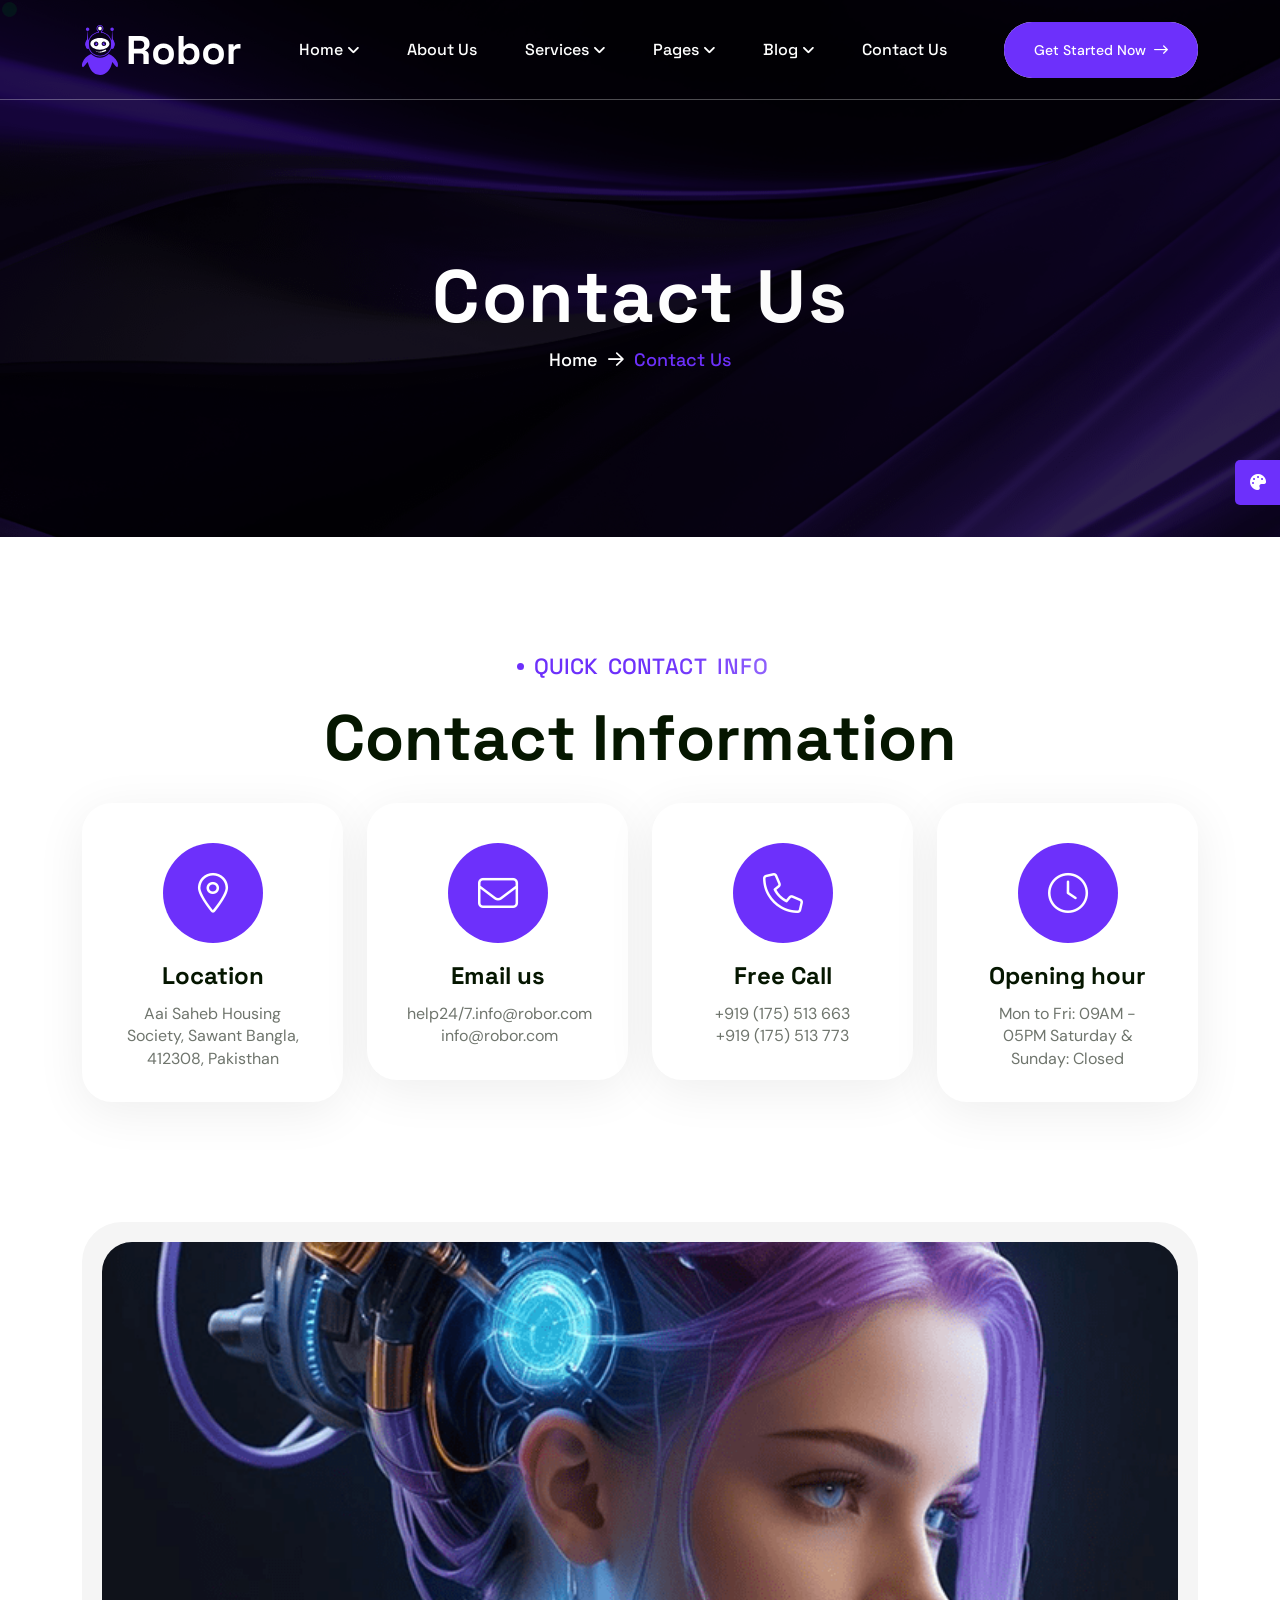
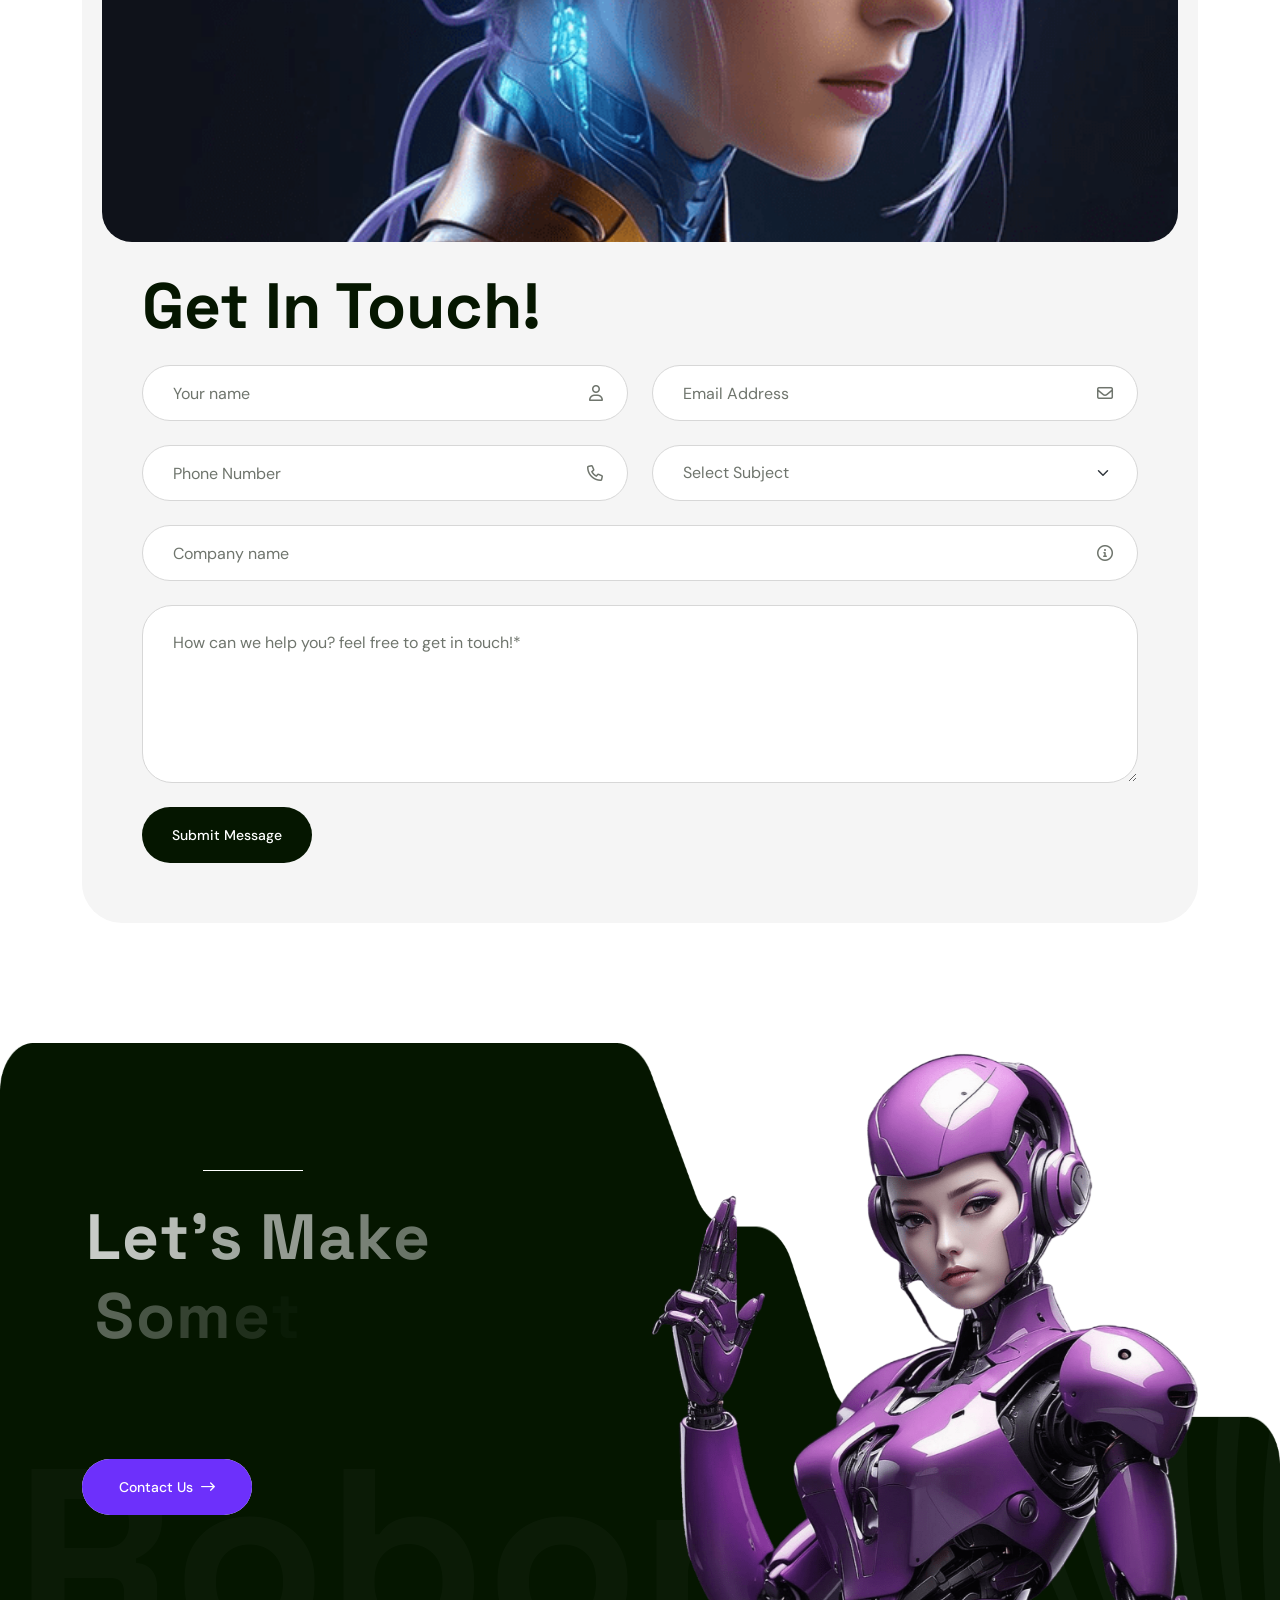
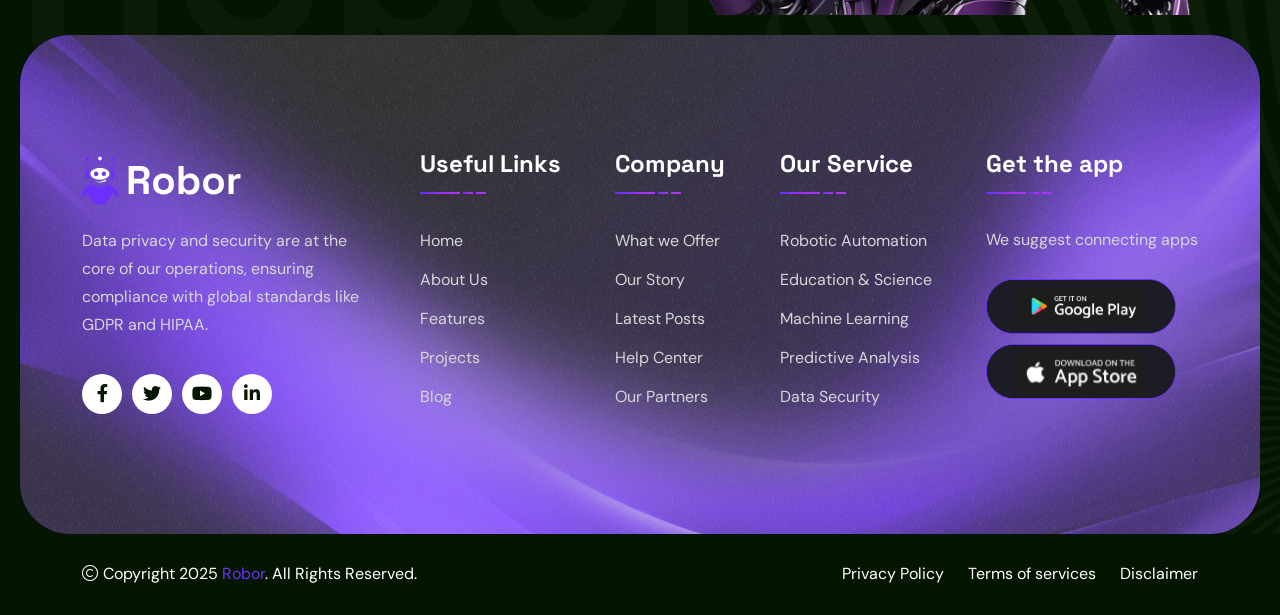
<file: contact.html>
<!doctype html>
<html class="no-js" lang="zxx" dir="ltr">

<head>
    <meta charset="utf-8">
    <meta http-equiv="x-ua-compatible" content="ie=edge">
    <title>Robor - AI and Automation Integration HTML Template - Contact Us</title>
    <meta name="author" content="Robor">
    <meta name="description" content="Robor - AI and Automation Integration HTML Template">
    <meta name="keywords" content="Robor - AI and Automation Integration HTML Template">
    <meta name="robots" content="INDEX,FOLLOW">

    <!-- Mobile Specific Metas -->
    <meta name="viewport" content="width=device-width, initial-scale=1, shrink-to-fit=no">

    <!-- Favicons - Place favicon.ico in the root directory -->
    <link rel="apple-touch-icon" sizes="57x57" href="assets/img/favicons/apple-icon-57x57.png">
    <link rel="apple-touch-icon" sizes="60x60" href="assets/img/favicons/apple-icon-60x60.png">
    <link rel="apple-touch-icon" sizes="72x72" href="assets/img/favicons/apple-icon-72x72.png">
    <link rel="apple-touch-icon" sizes="76x76" href="assets/img/favicons/apple-icon-76x76.png">
    <link rel="apple-touch-icon" sizes="114x114" href="assets/img/favicons/apple-icon-114x114.png">
    <link rel="apple-touch-icon" sizes="120x120" href="assets/img/favicons/apple-icon-120x120.png">
    <link rel="apple-touch-icon" sizes="144x144" href="assets/img/favicons/apple-icon-144x144.png">
    <link rel="apple-touch-icon" sizes="152x152" href="assets/img/favicons/apple-icon-152x152.png">
    <link rel="apple-touch-icon" sizes="180x180" href="assets/img/favicons/apple-icon-180x180.png">
    <link rel="icon" type="image/png" sizes="192x192" href="assets/img/favicons/android-icon-192x192.png">
    <link rel="icon" type="image/png" sizes="32x32" href="assets/img/favicons/favicon-32x32.png">
    <link rel="icon" type="image/png" sizes="96x96" href="assets/img/favicons/favicon-96x96.png">
    <link rel="icon" type="image/png" sizes="16x16" href="assets/img/favicons/favicon-16x16.png">
    <link rel="manifest" href="assets/img/favicons/manifest.json">
    <meta name="msapplication-TileColor" content="#ffffff">
    <meta name="msapplication-TileImage" content="assets/img/favicons/ms-icon-144x144.png">
    <meta name="theme-color" content="#ffffff">

    <!--==============================
	  Google Fonts
	============================== -->
    <link rel="preconnect" href="https://fonts.googleapis.com">
    <link rel="preconnect" href="https://fonts.gstatic.com" crossorigin>
    <link href="https://fonts.googleapis.com/css2?family=DM+Sans:ital,opsz,wght@0,9..40,100..1000;1,9..40,100..1000&family=Space+Grotesk:wght@300..700&display=swap" rel="stylesheet">

    <!--==============================
	    All CSS File
	============================== -->
    <!-- Bootstrap -->
    <link rel="stylesheet" href="assets/css/bootstrap.min.css">
    <!-- Fontawesome Icon -->
    <link rel="stylesheet" href="assets/css/fontawesome.min.css">
    <!-- Magnific Popup -->
    <link rel="stylesheet" href="assets/css/magnific-popup.min.css">
    <!-- Swiper CSS -->
    <link rel="stylesheet" href="assets/css/swiper-bundle.min.css">
    <!-- Theme Custom CSS -->
    <link rel="stylesheet" href="assets/css/style.css">

</head>

<body class="">

    <!--[if lte IE 9]>
    	<p class="browserupgrade">You are using an <strong>outdated</strong> browser. Please <a href="https://browsehappy.com/">upgrade your browser</a> to improve your experience and security.</p>
  	<![endif]-->


    <!--********************************
   		Code Start From Here 
	******************************** -->
    <div class="cursor-follower"></div>

    <!-- slider drag cursor -->
    <!-- <div class="slider-drag-cursor"> DRAG </div> -->

    <!--==============================
     Preloader
  ==============================-->
    <div class="preloader ">
        <button class="th-btn preloaderCls">Cancel Preloader </button>
        <div class="preloader-inner">
            <div class="bounce">
                <img src="assets/img/logo-icon.svg" alt="img">
            </div>
            <span class="loader">
                Robor
                <span class="loading-text">Robor</span>
            </span>
        </div>
    </div>


    <!--==============================
    Mobile Menu
  ============================== -->
    <div class="th-menu-wrapper">
        <div class="th-menu-area text-center">
            <button class="th-menu-toggle"><i class="fal fa-times"></i></button>
            <div class="mobile-logo">
                <a href="index.html"><img src="assets/img/logo2.svg" alt="Robor"></a>
            </div>
            <div class="th-mobile-menu">
                <ul>
                    <li class="menu-item-has-children">
                        <a href="index.html">Home</a>
                        <ul class="sub-menu">
                            <li class="menu-item-has-children">
                                <a href="#">Multipage</a>
                                <ul class="sub-menu">
                                    <li><a href="index.html">Home I (AI Startup)</a></li>
                                    <li><a href="home-2.html">Home II (AI Technology)</a></li>
                                    <li><a href="home-3.html">Home III (AI Agency)</a></li>
                                </ul>
                            </li>
                            <li class="menu-item-has-children">
                                <a href="#">Onepage</a>
                                <ul class="sub-menu">
                                    <li><a href="home-1-op.html">Home I (AI Startup)</a></li>
                                    <li><a href="home-2-op.html">Home II (AI Technology)</a></li>
                                    <li><a href="home-3-op.html">Home III (AI Agency)</a></li>
                                </ul>
                            </li>
                        </ul>
                    </li>
                    <li><a href="about.html">About Us</a></li>
                    <li class="menu-item-has-children">
                        <a href="#">Services</a>
                        <ul class="sub-menu">
                            <li><a href="service.html">Services</a></li>
                            <li><a href="service-details.html">Service Details</a></li>
                        </ul>
                    </li>
                    <li class="menu-item-has-children">
                        <a href="#">Pages</a>
                        <ul class="sub-menu">
                            <li class="menu-item-has-children">
                                <a href="#">Shop</a>
                                <ul class="sub-menu">
                                    <li><a href="shop.html">Shop</a></li>
                                    <li><a href="shop-details.html">Shop Details</a></li>
                                    <li><a href="cart.html">Cart Page</a></li>
                                    <li><a href="checkout.html">Checkout</a></li>
                                    <li><a href="wishlist.html">Wishlist</a></li>
                                </ul>
                            </li>
                            <li><a href="project.html">Project</a></li>
                            <li><a href="project-details.html">Project Details</a></li>
                            <li><a href="team.html">Our Team</a></li>
                            <li><a href="team-details.html">Team Details</a></li>
                            <li><a href="chatbot.html">Chatbot Integration</a></li>
                            <li><a href="pricing.html">Pricing</a></li>
                            <li><a href="testimonial.html">Testimonial</a></li>
                            <li><a href="faq.html">FAQ'S Page</a></li>
                            <li><a href="ai-consulting.html">AI Consulting</a></li>
                            <li><a href="error.html">Error Page</a></li>
                        </ul>
                    </li>
                    <li class="menu-item-has-children">
                        <a href="#">Blog</a>
                        <ul class="sub-menu">
                            <li><a href="blog.html">Blog Standard</a></li>
                            <li><a href="blog-2.html">Blog Grid</a></li>
                            <li><a href="blog-details.html">Blog Details</a></li>
                        </ul>
                    </li>
                    <li>
                        <a href="contact.html">Contact Us</a>
                    </li>
                </ul>
            </div>
        </div>
    </div>
    <div class="color-scheme-wrap active">
        <button class="switchIcon"><i class="fa-solid fa-palette"></i></button>
        <h3 class="color-scheme-wrap-title text-center">Color Switcher</h3>
        <div class="color-switch-btns">
            <button data-color="#FF4F38"><i class="fa-solid fa-droplet"></i></button>
            <button data-color="#3282FB"><i class="fa-solid fa-droplet"></i></button>
            <button data-color="#6D30FB"><i class="fa-solid fa-droplet"></i></button>
            <button data-color="#27AE60"><i class="fa-solid fa-droplet"></i></button>
            <button data-color="#FF7E02"><i class="fa-solid fa-droplet"></i></button>
        </div>
    </div><!--==============================
	Header Area
==============================-->
    <header class="th-header header-default">
        <div class="sticky-wrapper">
            <!-- Main Menu Area -->
            <div class="menu-area">
                <div class="container">
                    <div class="row align-items-center justify-content-between">
                        <div class="col-auto">
                            <div class="header-logo">
                                <a href="index.html">
                                    <img src="assets/img/logo.svg" alt="Robor">
                                </a>
                            </div>
                        </div>
                        <div class="col-auto">
                            <nav class="main-menu d-none d-lg-inline-block">
                                <ul>
                                    <li class="menu-item-has-children">
                                        <a href="index.html">Home</a>
                                        <ul class="mega-menu mega-menu-content allow-natural-scroll">
                                            <li>
                                                <div class="container">
                                                    <div class="row gy-4">
                                                        <div class="col-lg-4">
                                                            <div class="mega-menu-box">
                                                                <div class="mega-menu-img">
                                                                    <img src="assets/img/pages/index.jpg" alt="Home One">
                                                                    <div class="btn-wrap">
                                                                        <a href="index.html" class="th-btn style3">Multipage</a>
                                                                        <a href="home-1-op.html" class="th-btn style3">Onepage</a>
                                                                    </div>
                                                                </div>
                                                                <h3 class="mega-menu-title"><a href="index.html">Home I (AI Startup)</a></h3>
                                                            </div>
                                                        </div>
                                                        <div class="col-lg-4">
                                                            <div class="mega-menu-box">
                                                                <div class="mega-menu-img">
                                                                    <img src="assets/img/pages/home-2.jpg" alt="Home Two">
                                                                    <div class="btn-wrap">
                                                                        <a href="home-2.html" class="th-btn style3">Multipage</a>
                                                                        <a href="home-2-op.html" class="th-btn style3">Onepage</a>
                                                                    </div>
                                                                </div>
                                                                <h3 class="mega-menu-title"><a href="home-2.html">Home II (AI Technology)</a></h3>
                                                            </div>
                                                        </div>
                                                        <div class="col-lg-4">
                                                            <div class="mega-menu-box">
                                                                <div class="mega-menu-img">
                                                                    <img src="assets/img/pages/home-3.jpg" alt="Home Three">
                                                                    <div class="btn-wrap">
                                                                        <a href="home-3.html" class="th-btn style3">Multipage</a>
                                                                        <a href="home-3-op.html" class="th-btn style3">Onepage</a>
                                                                    </div>
                                                                </div>
                                                                <h3 class="mega-menu-title"><a href="home-3.html">Home III (AI Agency)</a></h3>
                                                            </div>
                                                        </div>
                                                    </div>
                                                </div>
                                            </li>
                                        </ul>
                                    </li>
                                    <li><a href="about.html">About Us</a></li>
                                    <li class="menu-item-has-children">
                                        <a href="#">Services</a>
                                        <ul class="sub-menu">
                                            <li><a href="service.html">Services</a></li>
                                            <li><a href="service-details.html">Service Details</a></li>
                                        </ul>
                                    </li>
                                    <li class="menu-item-has-children">
                                        <a href="#">Pages</a>
                                        <ul class="sub-menu">
                                            <li class="menu-item-has-children">
                                                <a href="#">Shop</a>
                                                <ul class="sub-menu">
                                                    <li><a href="shop.html">Shop</a></li>
                                                    <li><a href="shop-details.html">Shop Details</a></li>
                                                    <li><a href="cart.html">Cart Page</a></li>
                                                    <li><a href="checkout.html">Checkout</a></li>
                                                    <li><a href="wishlist.html">Wishlist</a></li>
                                                </ul>
                                            </li>
                                            <li><a href="project.html">Project</a></li>
                                            <li><a href="project-details.html">Project Details</a></li>
                                            <li><a href="team.html">Our Team</a></li>
                                            <li><a href="team-details.html">Team Details</a></li>
                                            <li><a href="chatbot.html">Chatbot Integration</a></li>
                                            <li><a href="pricing.html">Pricing</a></li>
                                            <li><a href="testimonial.html">Testimonial</a></li>
                                            <li><a href="faq.html">FAQ'S Page</a></li>
                                            <li><a href="ai-consulting.html">AI Consulting</a></li>
                                            <li><a href="error.html">Error Page</a></li>
                                        </ul>
                                    </li>
                                    <li class="menu-item-has-children">
                                        <a href="#">Blog</a>
                                        <ul class="sub-menu">
                                            <li><a href="blog.html">Blog Standard</a></li>
                                            <li><a href="blog-2.html">Blog Grid</a></li>
                                            <li><a href="blog-details.html">Blog Details</a></li>
                                        </ul>
                                    </li>
                                    <li>
                                        <a href="contact.html">Contact Us</a>
                                    </li>
                                </ul>
                            </nav>
                            <div class="header-button d-flex d-lg-none">
                                <button type="button" class="th-menu-toggle icon-btn"><i class="far fa-bars"></i></button>
                            </div>
                        </div>
                        <div class="col-auto d-xl-block d-none">
                            <div class="header-button">
                                <a href="contact.html" class="th-btn style2">Get Started Now <i class="far fa-long-arrow-right ms-2"></i></a>
                            </div>
                        </div>
                    </div>
                </div>
            </div>
        </div>
    </header>


    <!--==============================
    Breadcumb
============================== -->
    <div class="breadcumb-wrapper " data-bg-src="assets/img/bg/breadcumb-bg.png" data-overlay="black" data-opacity="7">
        <div class="container">
            <div class="row">
                <div class="col-xxl-12">
                    <div class="breadcumb-content">
                        <h1 class="breadcumb-title text-anim" data-cue="slideInUp" data-delay="100">Contact Us</h1>
                        <ul class="breadcumb-menu" data-cue="slideInUp" data-delay="300">
                            <li><a href="index.html">Home</a></li>
                            <li>Contact Us</li>
                        </ul>
                    </div>
                </div>
            </div>
        </div>
    </div><!--==============================
Contact Area   
==============================-->
    <div class="space overflow-hidden contact-area-1 position-relative z-index-common" id="contact-sec">
        <div class="container">
            <div class="row gy-40 justify-content-center">
                <div class="col-xl-12">
                    <div class="title-area mb-0 text-center">
                        <span class="sub-title2 text-anim text-theme text-uppercase mb-30" data-cue="slideInUp">Quick contact info</span>
                        <h2 class="sec-title text-anim2" data-cue="slideInUp">Contact Information</h2>
                    </div>
                </div>
                <div class="col-xl-3">
                    <div class="contact-info" data-cue="slideInUp">
                        <div class="box-icon">
                            <i class="fal fa-map-marker-alt"></i>
                        </div>
                        <h4 class="box-title">Location</h4>
                        <p class="box-text">Aai Saheb Housing Society, Sawant Bangla, 412308, Pakisthan</p>
                    </div>
                </div>
                <div class="col-xl-3">
                    <div class="contact-info" data-cue="slideInUp">
                        <div class="box-icon">
                            <i class="fal fa-envelope"></i>
                        </div>
                        <h4 class="box-title">Email us</h4>
                        <p class="box-text"><a href="mailto:help24/7.info@robor.com">help24/7.info@robor.com</a><a href="mailto:info@robor.com">info@robor.com</a></p>
                    </div>
                </div>
                <div class="col-xl-3">
                    <div class="contact-info" data-cue="slideInUp">
                        <div class="box-icon">
                            <i class="fal fa-phone"></i>
                        </div>
                        <h4 class="box-title">Free Call</h4>
                        <p class="box-text"><a href="tel:+919175513773">+919 (175) 513 663</a><a href="tel:+919175513773">+919 (175) 513 773</a></p>
                    </div>
                </div>
                <div class="col-xl-3">
                    <div class="contact-info" data-cue="slideInUp">
                        <div class="box-icon">
                            <i class="fal fa-clock"></i>
                        </div>
                        <h4 class="box-title">Opening hour</h4>
                        <p class="box-text">Mon to Fri: 09AM - 05PM Saturday & Sunday: Closed</p>
                    </div>
                </div>
            </div>
        </div>
    </div><!--==============================
Contact Area   
==============================-->
    <div class="space-bottom overflow-hidden contact-area-1 position-relative z-index-common" id="contact-sec">
        <div class="container">
            <div class="consulting-wrap1 bg-smoke">
                <div class="row align-items-center">
                    <div class="col-xxl-6">
                        <div class="page-img mb-0">
                            <img src="assets/img/normal/consulting-thumb1-1.jpg" alt="img">
                        </div>
                    </div>
                    <div class="col-xxl-6">
                        <div class="consulting-form-wrap1">
                            <div class="title-area mb-20">
                                <h2 class="sec-title">Get In Touch!</h2>
                            </div>
                            <!--==============================
Contact Area  
==============================-->
                            <div class="contact-form-v1 ">
                                <form action="mail.php" method="POST" class="contact-form ajax-contact">
                                    <div class="row">
                                        <div class="form-group style-border col-md-6">
                                            <input type="text" class="form-control" name="name" id="name" placeholder="Your name">
                                            <i class="far fa-user"></i>
                                        </div>
                                        <div class="form-group style-border col-md-6">
                                            <input type="email" class="form-control" name="email" id="email" placeholder="Email Address">
                                            <i class="far fa-envelope"></i>
                                        </div>
                                        <div class="form-group style-border col-md-6">
                                            <input type="number" class="form-control" name="number" id="number" placeholder="Phone Number">
                                            <i class="far fa-phone"></i>
                                        </div>

                                        <div class="form-group style-border col-md-6">
                                            <select name="subject" id="subject" class="form-select bg-white">
                                                <option value="" disabled selected hidden>Select Subject</option>
                                                <option value="Web Development">Web Development</option>
                                                <option value="Brand Marketing">Brand Marketing</option>
                                                <option value="UI/UX Designing">UI/UX Designing</option>
                                                <option value="Digital Marketing">Digital Marketing</option>
                                            </select>
                                        </div>
                                        <div class="form-group style-border col-12">
                                            <input type="number" class="form-control" name="number" id="number" placeholder="Company name">
                                            <i class="far fa-circle-info"></i>
                                        </div>
                                        <div class="form-group style-border col-12">
                                            <textarea name="message" id="message" cols="30" rows="3" class="form-control" placeholder="How can we help you? feel free to get in touch!*"></textarea>
                                        </div>
                                        <div class="form-btn col-12">
                                            <button class="th-btn style5">Submit Message</button>
                                        </div>
                                    </div>
                                    <p class="form-messages mb-0 mt-3"></p>
                                </form>
                            </div>
                        </div>
                    </div>
                </div>
            </div>
        </div>
    </div>
    <!--==============================
	Footer Area
==============================-->
    <footer class="footer-wrapper footer-default">
        <div class="footer-bg-shape bg-title" data-mask-src="assets/img/shape/footer-bg-shape1.png"></div>
        <div class="footer-bg-shape2 shape-mockup" data-bottom="-45%" data-right="-45%">
            <img src="assets/img/shape/footer-bg-shape2.png" alt="img">
        </div>
        <div class="footer-cta-wrap space" id="contact-sec">
            <div class="shadow-text">Robor</div>
            <div class="container">
                <div class="row gy-40 justify-content-between">
                    <div class="col-lg-6">
                        <div class="title-area mb-0">
                            <span class="sub-title text-white before-none text-anim" data-cue="slideInLeft">Get Started</span>
                            <h2 class="sec-title text-white text-anim2" data-cue="slideInLeft">Let's Make Something
                                Great Together</h2>
                            <div class="btn-wrap mt-40" data-cue="slideInLeft">
                                <a href="contact.html" class="th-btn style2">Contact Us<i class="far fa-long-arrow-right ms-2"></i></a>
                            </div>
                        </div>
                    </div>
                    <div class="col-lg-6">
                        <div class="footer-cta-thumb" data-cue="slideInRight">
                            <img src="assets/img/normal/footer-thumb1-1.png" alt="img">
                        </div>
                    </div>
                </div>
            </div>
        </div>
        <div class="widget-area" data-bg-src="assets/img/bg/footer-default-bg.png">
            <div class="footer-widget-bg" data-bg-src="assets/img/bg/jiji-bg-shape.png"></div>
            <div class="container">
                <div class="row justify-content-between">
                    <div class="col-md-6 col-xl-auto" data-cue="slideInUp">
                        <div class="widget footer-widget">
                            <div class="th-widget-about">
                                <div class="about-logo">
                                    <a href="index.html"><img src="assets/img/logo.svg" alt="Robor"></a>
                                </div>
                                <p class="about-text"> Data privacy and security are at the core of our operations, ensuring compliance with global standards like GDPR and HIPAA.</p>
                                <div class="th-social">
                                    <a href="https://www.facebook.com/"><i class="fab fa-facebook-f"></i></a>
                                    <a href="https://www.twitter.com/"><i class="fab fa-twitter"></i></a>
                                    <a href="https://www.youtube.com/"><i class="fab fa-youtube"></i></a>
                                    <a href="https://www.linkedin.com/"><i class="fab fa-linkedin-in"></i></a>
                                </div>
                            </div>
                        </div>
                    </div>
                    <div class="col-sm-6 col-xl-auto" data-cue="slideInUp">
                        <div class="widget widget_nav_menu footer-widget">
                            <h3 class="widget_title">Useful Links</h3>
                            <div class="menu-all-pages-container">
                                <ul class="menu">
                                    <li><a href="index.html">Home</a></li>
                                    <li><a href="about.html">About Us</a></li>
                                    <li><a href="service.html">Features</a></li>
                                    <li><a href="project.html">Projects</a></li>
                                    <li><a href="blog.html">Blog</a></li>
                                </ul>
                            </div>
                        </div>
                    </div>
                    <div class="col-sm-6 col-xl-auto" data-cue="slideInUp">
                        <div class="widget widget_nav_menu footer-widget">
                            <h3 class="widget_title">Company</h3>
                            <div class="menu-all-pages-container">
                                <ul class="menu">
                                    <li><a href="about.html">What we Offer</a></li>
                                    <li><a href="about.html">Our Story</a></li>
                                    <li><a href="blog.html">Latest Posts</a></li>
                                    <li><a href="contact.html">Help Center</a></li>
                                    <li><a href="about.html">Our Partners </a></li>
                                </ul>
                            </div>
                        </div>
                    </div>
                    <div class="col-md-6 col-xl-auto" data-cue="slideInUp">
                        <div class="widget widget_nav_menu footer-widget">
                            <h3 class="widget_title">Our Service</h3>
                            <div class="menu-all-pages-container">
                                <ul class="menu">
                                    <li><a href="service.html">Robotic Automation</a></li>
                                    <li><a href="service.html">Education & Science</a></li>
                                    <li><a href="service.html">Machine Learning</a></li>
                                    <li><a href="service.html">Predictive Analysis</a></li>
                                    <li><a href="service.html">Data Security</a></li>
                                </ul>
                            </div>
                        </div>
                    </div>
                    <div class="col-md-6 col-xl-auto" data-cue="slideInUp">
                        <div class="widget widget_download footer-widget">
                            <h4 class="widget_title">Get the app</h4>
                            <p class="footer-text">We suggest connecting apps</p>
                            <div class="download-widget-wrap">
                                <a href="about.html" class="th-btn"><img src="assets/img/theme-img/google-btn.png" alt="img"></a>
                                <a href="about.html" class="th-btn"><img src="assets/img/theme-img/app-store-btn.png" alt="img"></a>
                            </div>
                        </div>
                    </div>
                </div>
            </div>
        </div>
        <div class="copyright-wrap">
            <div class="container">
                <div class="row justify-content-center gy-3 align-items-center">
                    <div class="col-md-6" data-cue="slideInUp">
                        <p class="copyright-text">
                            <i class="fal fa-copyright"></i> Copyright 2025 <a href="index.html">Robor</a>. All Rights Reserved.
                        </p>
                    </div>
                    <div class="col-md-6 text-md-end text-center" data-cue="slideInUp">
                        <div class="footer-links">
                            <ul>
                                <li><a href="about.html">Privacy Policy</a></li>
                                <li><a href="about.html">Terms of services</a></li>
                                <li><a href="about.html">Disclaimer</a></li>
                            </ul>
                        </div>
                    </div>
                </div>
            </div>
        </div>
    </footer>

    <!--********************************
			Code End  Here 
	******************************** -->

    <!-- Scroll To Top -->
    <div class="scroll-top">
        <svg class="progress-circle svg-content" width="100%" height="100%" viewBox="-1 -1 102 102">
            <path d="M50,1 a49,49 0 0,1 0,98 a49,49 0 0,1 0,-98" style="transition: stroke-dashoffset 10ms linear 0s; stroke-dasharray: 307.919, 307.919; stroke-dashoffset: 307.919;"></path>
        </svg>
    </div>

    <!--==============================
    All Js File
============================== -->
    <!-- Jquery -->
    <script src="assets/js/vendor/jquery-3.7.1.min.js"></script>
    <!-- Swiper Js -->
    <script src="assets/js/swiper-bundle.min.js"></script>
    <!-- Bootstrap -->
    <script src="assets/js/bootstrap.min.js"></script>
    <!-- Magnific Popup -->
    <script src="assets/js/jquery.magnific-popup.min.js"></script>
    <!-- Counter Up -->
    <script src="assets/js/jquery.counterup.min.js"></script>
    <!-- Range Slider -->
    <script src="assets/js/jquery-ui.min.js"></script>
    <!-- Isotope Filter -->
    <script src="assets/js/imagesloaded.pkgd.min.js"></script>
    <script src="assets/js/isotope.pkgd.min.js"></script>
    <!-- Cue Js -->
    <script src="assets/js/scrollCue.min.js"></script>
    <!-- Gsap -->
    <script src="assets/js/gsap.min.js"></script>
    <!-- Scroll Trigger -->
    <script src="assets/js/ScrollTrigger.min.js"></script>
    <!-- Split Text -->
    <script src="assets/js/SplitText.min.js"></script>
    <!-- Lenis Js -->
    <script src="assets/js/lenis.min.js"></script>

    <!-- Perticle Js -->
    <script src="assets/js/particles.min.js"></script>
    <script src="assets/js/particles-config.js"></script>

    <!-- Main Js File -->
    <script src="assets/js/main.js"></script>
</body>

</html>
</file>
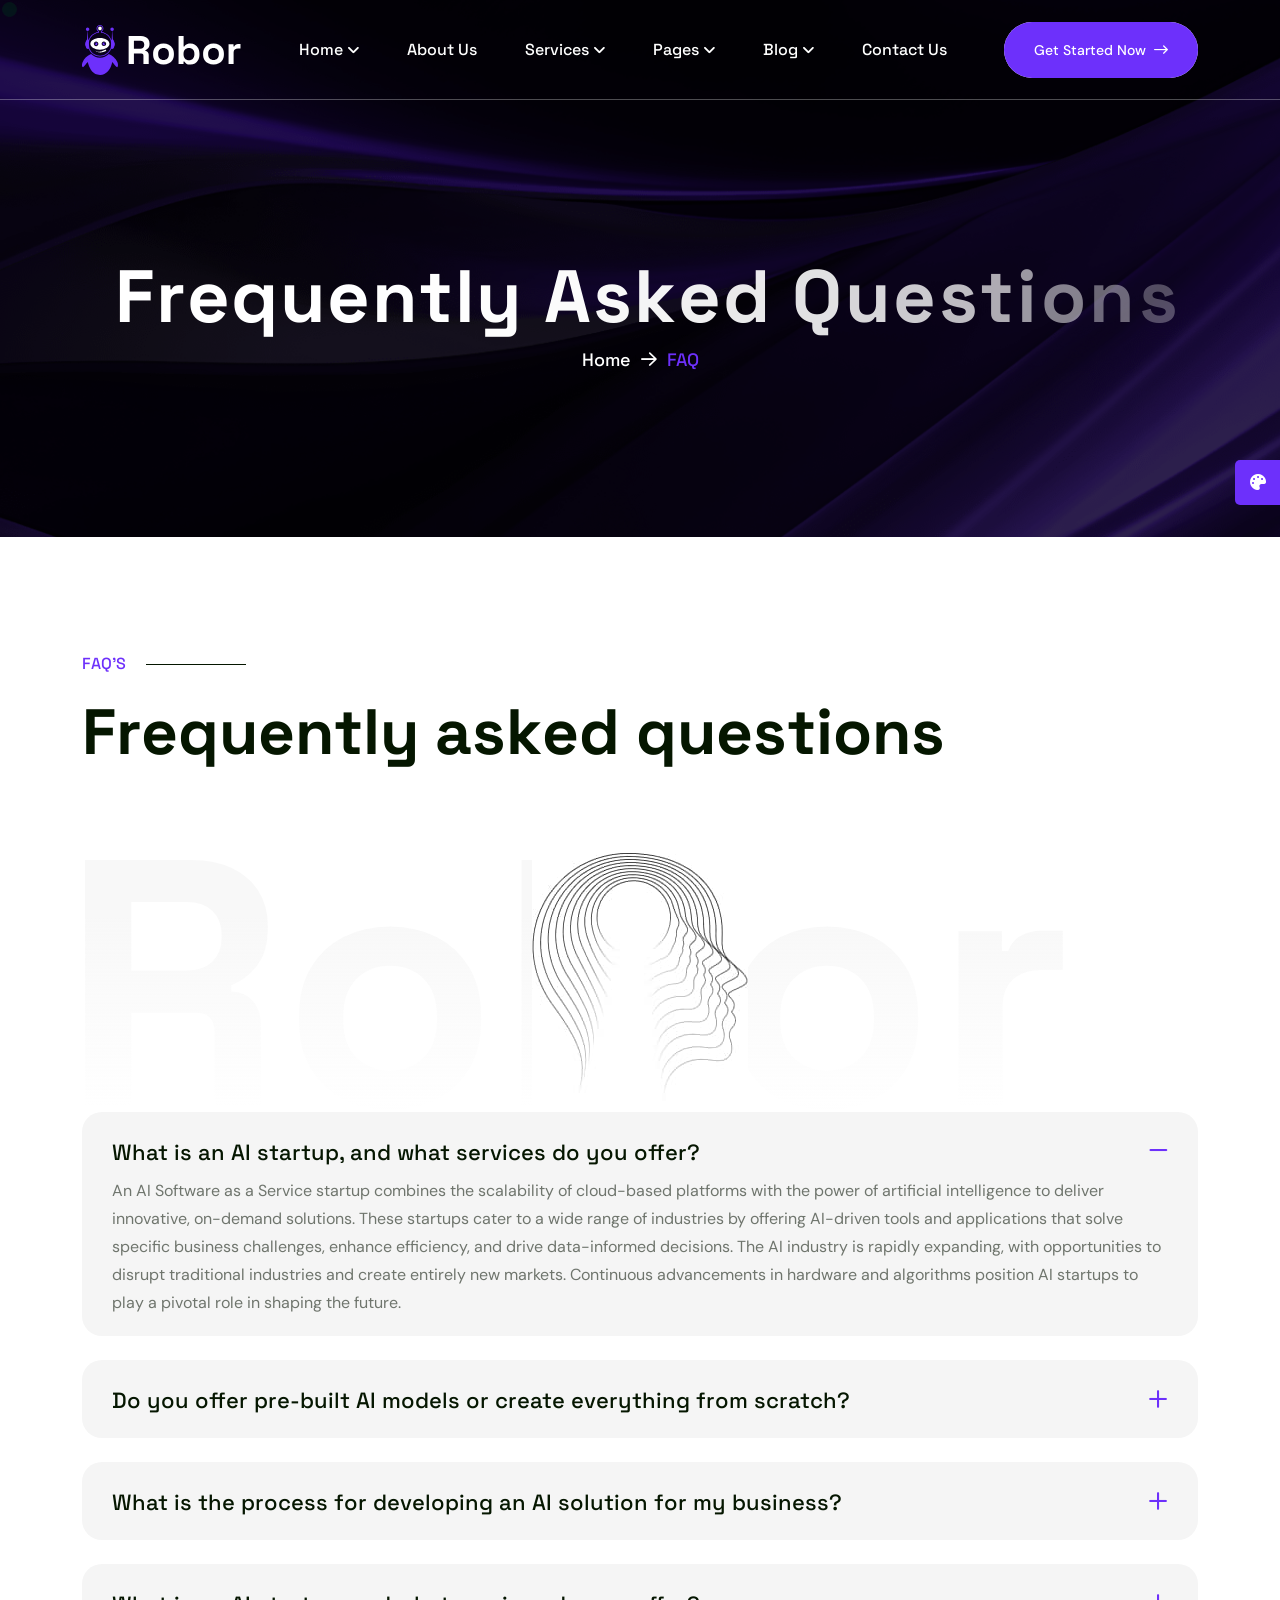
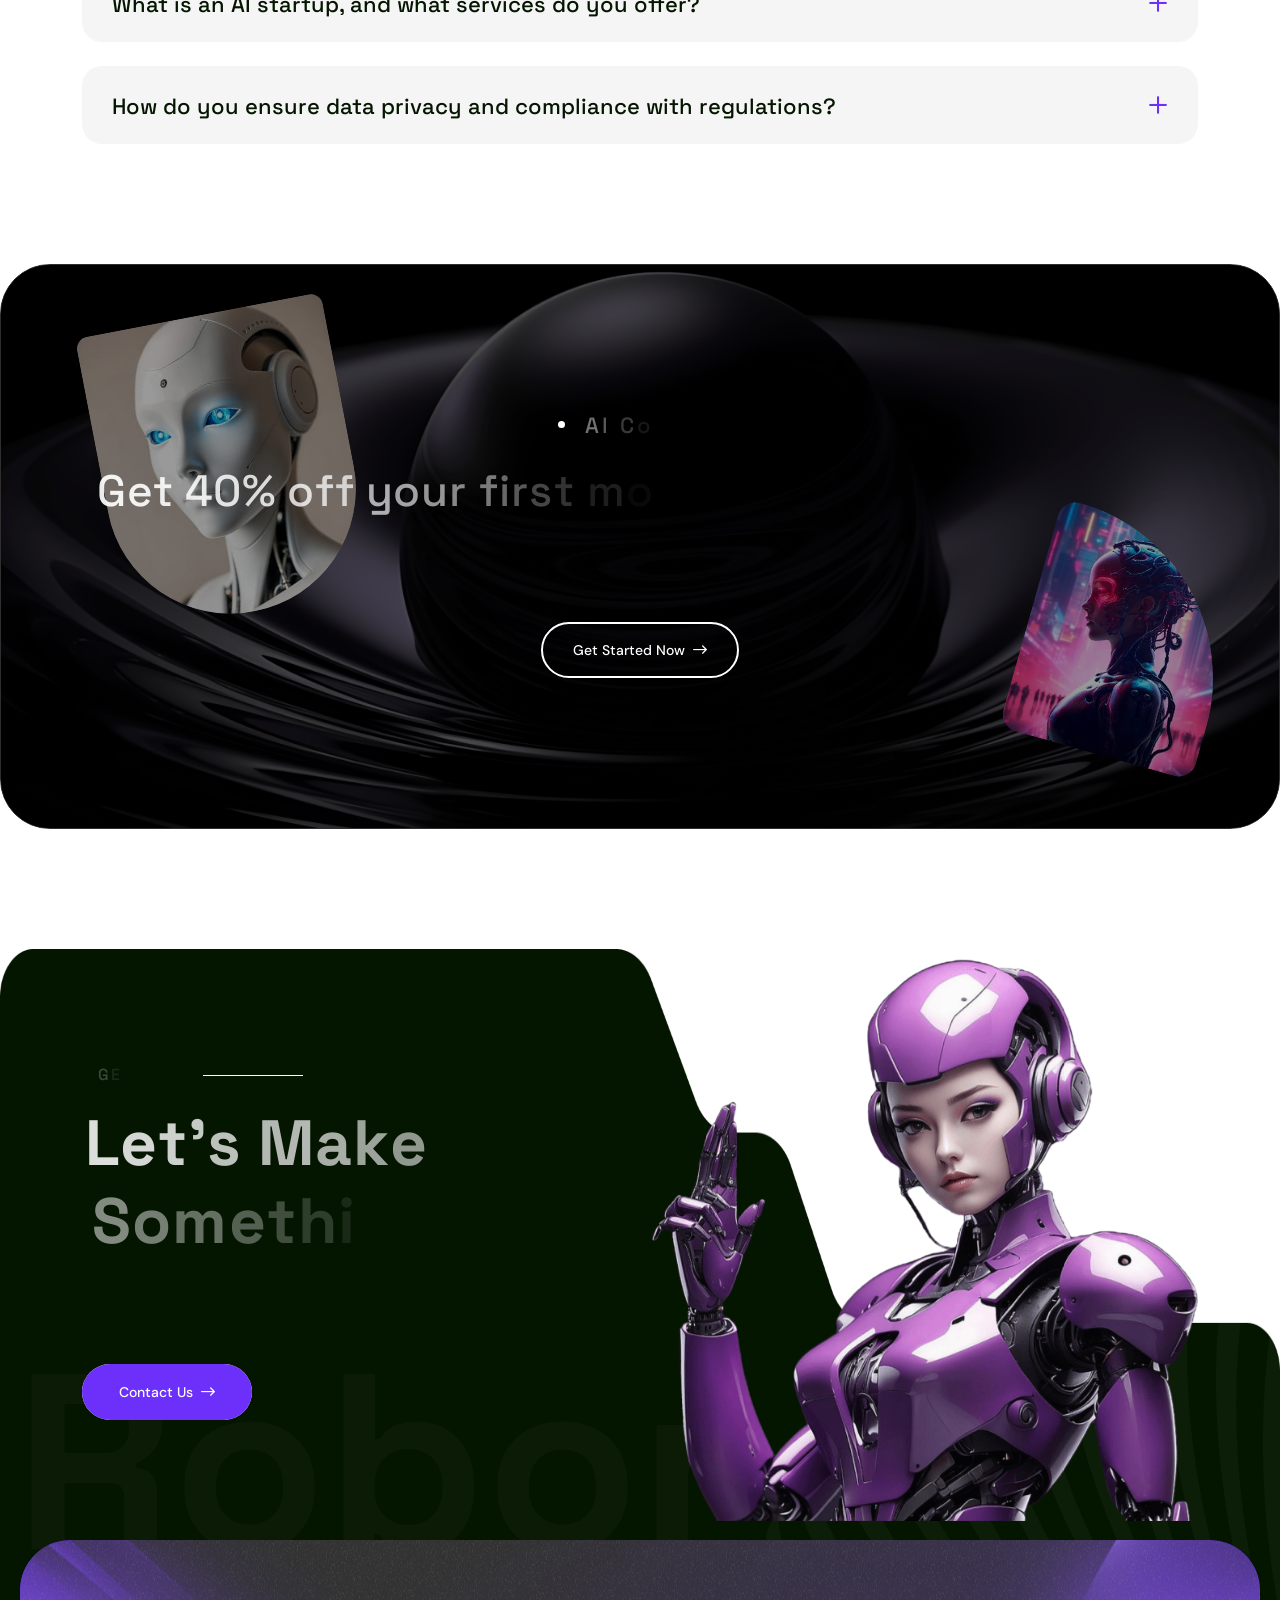
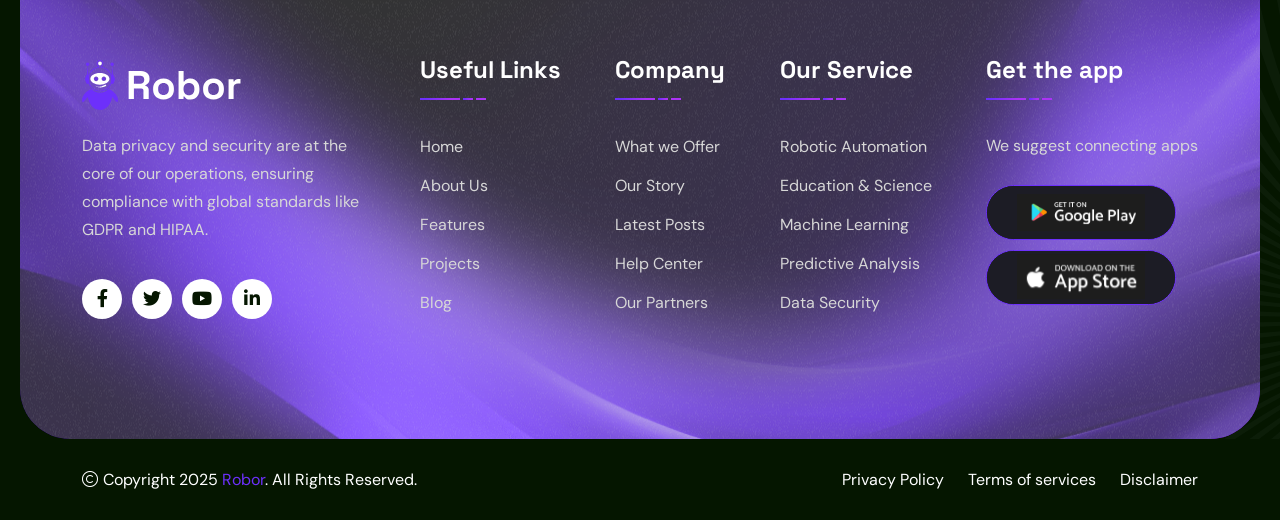
<file: faq.html>
<!doctype html>
<html class="no-js" lang="zxx" dir="ltr">

<head>
    <meta charset="utf-8">
    <meta http-equiv="x-ua-compatible" content="ie=edge">
    <title>Robor - AI and Automation Integration HTML Template - FAQ</title>
    <meta name="author" content="Robor">
    <meta name="description" content="Robor - AI and Automation Integration HTML Template">
    <meta name="keywords" content="Robor - AI and Automation Integration HTML Template">
    <meta name="robots" content="INDEX,FOLLOW">

    <!-- Mobile Specific Metas -->
    <meta name="viewport" content="width=device-width, initial-scale=1, shrink-to-fit=no">

    <!-- Favicons - Place favicon.ico in the root directory -->
    <link rel="apple-touch-icon" sizes="57x57" href="assets/img/favicons/apple-icon-57x57.png">
    <link rel="apple-touch-icon" sizes="60x60" href="assets/img/favicons/apple-icon-60x60.png">
    <link rel="apple-touch-icon" sizes="72x72" href="assets/img/favicons/apple-icon-72x72.png">
    <link rel="apple-touch-icon" sizes="76x76" href="assets/img/favicons/apple-icon-76x76.png">
    <link rel="apple-touch-icon" sizes="114x114" href="assets/img/favicons/apple-icon-114x114.png">
    <link rel="apple-touch-icon" sizes="120x120" href="assets/img/favicons/apple-icon-120x120.png">
    <link rel="apple-touch-icon" sizes="144x144" href="assets/img/favicons/apple-icon-144x144.png">
    <link rel="apple-touch-icon" sizes="152x152" href="assets/img/favicons/apple-icon-152x152.png">
    <link rel="apple-touch-icon" sizes="180x180" href="assets/img/favicons/apple-icon-180x180.png">
    <link rel="icon" type="image/png" sizes="192x192" href="assets/img/favicons/android-icon-192x192.png">
    <link rel="icon" type="image/png" sizes="32x32" href="assets/img/favicons/favicon-32x32.png">
    <link rel="icon" type="image/png" sizes="96x96" href="assets/img/favicons/favicon-96x96.png">
    <link rel="icon" type="image/png" sizes="16x16" href="assets/img/favicons/favicon-16x16.png">
    <link rel="manifest" href="assets/img/favicons/manifest.json">
    <meta name="msapplication-TileColor" content="#ffffff">
    <meta name="msapplication-TileImage" content="assets/img/favicons/ms-icon-144x144.png">
    <meta name="theme-color" content="#ffffff">

    <!--==============================
	  Google Fonts
	============================== -->
    <link rel="preconnect" href="https://fonts.googleapis.com">
    <link rel="preconnect" href="https://fonts.gstatic.com" crossorigin>
    <link href="https://fonts.googleapis.com/css2?family=DM+Sans:ital,opsz,wght@0,9..40,100..1000;1,9..40,100..1000&family=Space+Grotesk:wght@300..700&display=swap" rel="stylesheet">

    <!--==============================
	    All CSS File
	============================== -->
    <!-- Bootstrap -->
    <link rel="stylesheet" href="assets/css/bootstrap.min.css">
    <!-- Fontawesome Icon -->
    <link rel="stylesheet" href="assets/css/fontawesome.min.css">
    <!-- Magnific Popup -->
    <link rel="stylesheet" href="assets/css/magnific-popup.min.css">
    <!-- Swiper CSS -->
    <link rel="stylesheet" href="assets/css/swiper-bundle.min.css">
    <!-- Theme Custom CSS -->
    <link rel="stylesheet" href="assets/css/style.css">

</head>

<body class="">

    <!--[if lte IE 9]>
    	<p class="browserupgrade">You are using an <strong>outdated</strong> browser. Please <a href="https://browsehappy.com/">upgrade your browser</a> to improve your experience and security.</p>
  	<![endif]-->


    <!--********************************
   		Code Start From Here 
	******************************** -->
    <div class="cursor-follower"></div>

    <!-- slider drag cursor -->
    <!-- <div class="slider-drag-cursor"> DRAG </div> -->

    <!--==============================
     Preloader
  ==============================-->
    <div class="preloader ">
        <button class="th-btn preloaderCls">Cancel Preloader </button>
        <div class="preloader-inner">
            <div class="bounce">
                <img src="assets/img/logo-icon.svg" alt="img">
            </div>
            <span class="loader">
                Robor
                <span class="loading-text">Robor</span>
            </span>
        </div>
    </div>


    <!--==============================
    Mobile Menu
  ============================== -->
    <div class="th-menu-wrapper">
        <div class="th-menu-area text-center">
            <button class="th-menu-toggle"><i class="fal fa-times"></i></button>
            <div class="mobile-logo">
                <a href="index.html"><img src="assets/img/logo2.svg" alt="Robor"></a>
            </div>
            <div class="th-mobile-menu">
                <ul>
                    <li class="menu-item-has-children">
                        <a href="index.html">Home</a>
                        <ul class="sub-menu">
                            <li class="menu-item-has-children">
                                <a href="#">Multipage</a>
                                <ul class="sub-menu">
                                    <li><a href="index.html">Home I (AI Startup)</a></li>
                                    <li><a href="home-2.html">Home II (AI Technology)</a></li>
                                    <li><a href="home-3.html">Home III (AI Agency)</a></li>
                                </ul>
                            </li>
                            <li class="menu-item-has-children">
                                <a href="#">Onepage</a>
                                <ul class="sub-menu">
                                    <li><a href="home-1-op.html">Home I (AI Startup)</a></li>
                                    <li><a href="home-2-op.html">Home II (AI Technology)</a></li>
                                    <li><a href="home-3-op.html">Home III (AI Agency)</a></li>
                                </ul>
                            </li>
                        </ul>
                    </li>
                    <li><a href="about.html">About Us</a></li>
                    <li class="menu-item-has-children">
                        <a href="#">Services</a>
                        <ul class="sub-menu">
                            <li><a href="service.html">Services</a></li>
                            <li><a href="service-details.html">Service Details</a></li>
                        </ul>
                    </li>
                    <li class="menu-item-has-children">
                        <a href="#">Pages</a>
                        <ul class="sub-menu">
                            <li class="menu-item-has-children">
                                <a href="#">Shop</a>
                                <ul class="sub-menu">
                                    <li><a href="shop.html">Shop</a></li>
                                    <li><a href="shop-details.html">Shop Details</a></li>
                                    <li><a href="cart.html">Cart Page</a></li>
                                    <li><a href="checkout.html">Checkout</a></li>
                                    <li><a href="wishlist.html">Wishlist</a></li>
                                </ul>
                            </li>
                            <li><a href="project.html">Project</a></li>
                            <li><a href="project-details.html">Project Details</a></li>
                            <li><a href="team.html">Our Team</a></li>
                            <li><a href="team-details.html">Team Details</a></li>
                            <li><a href="chatbot.html">Chatbot Integration</a></li>
                            <li><a href="pricing.html">Pricing</a></li>
                            <li><a href="testimonial.html">Testimonial</a></li>
                            <li><a href="faq.html">FAQ'S Page</a></li>
                            <li><a href="ai-consulting.html">AI Consulting</a></li>
                            <li><a href="error.html">Error Page</a></li>
                        </ul>
                    </li>
                    <li class="menu-item-has-children">
                        <a href="#">Blog</a>
                        <ul class="sub-menu">
                            <li><a href="blog.html">Blog Standard</a></li>
                            <li><a href="blog-2.html">Blog Grid</a></li>
                            <li><a href="blog-details.html">Blog Details</a></li>
                        </ul>
                    </li>
                    <li>
                        <a href="contact.html">Contact Us</a>
                    </li>
                </ul>
            </div>
        </div>
    </div>
    <div class="color-scheme-wrap active">
        <button class="switchIcon"><i class="fa-solid fa-palette"></i></button>
        <h3 class="color-scheme-wrap-title text-center">Color Switcher</h3>
        <div class="color-switch-btns">
            <button data-color="#FF4F38"><i class="fa-solid fa-droplet"></i></button>
            <button data-color="#3282FB"><i class="fa-solid fa-droplet"></i></button>
            <button data-color="#6D30FB"><i class="fa-solid fa-droplet"></i></button>
            <button data-color="#27AE60"><i class="fa-solid fa-droplet"></i></button>
            <button data-color="#FF7E02"><i class="fa-solid fa-droplet"></i></button>
        </div>
    </div><!--==============================
	Header Area
==============================-->
    <header class="th-header header-default">
        <div class="sticky-wrapper">
            <!-- Main Menu Area -->
            <div class="menu-area">
                <div class="container">
                    <div class="row align-items-center justify-content-between">
                        <div class="col-auto">
                            <div class="header-logo">
                                <a href="index.html">
                                    <img src="assets/img/logo.svg" alt="Robor">
                                </a>
                            </div>
                        </div>
                        <div class="col-auto">
                            <nav class="main-menu d-none d-lg-inline-block">
                                <ul>
                                    <li class="menu-item-has-children">
                                        <a href="index.html">Home</a>
                                        <ul class="mega-menu mega-menu-content allow-natural-scroll">
                                            <li>
                                                <div class="container">
                                                    <div class="row gy-4">
                                                        <div class="col-lg-4">
                                                            <div class="mega-menu-box">
                                                                <div class="mega-menu-img">
                                                                    <img src="assets/img/pages/index.jpg" alt="Home One">
                                                                    <div class="btn-wrap">
                                                                        <a href="index.html" class="th-btn style3">Multipage</a>
                                                                        <a href="home-1-op.html" class="th-btn style3">Onepage</a>
                                                                    </div>
                                                                </div>
                                                                <h3 class="mega-menu-title"><a href="index.html">Home I (AI Startup)</a></h3>
                                                            </div>
                                                        </div>
                                                        <div class="col-lg-4">
                                                            <div class="mega-menu-box">
                                                                <div class="mega-menu-img">
                                                                    <img src="assets/img/pages/home-2.jpg" alt="Home Two">
                                                                    <div class="btn-wrap">
                                                                        <a href="home-2.html" class="th-btn style3">Multipage</a>
                                                                        <a href="home-2-op.html" class="th-btn style3">Onepage</a>
                                                                    </div>
                                                                </div>
                                                                <h3 class="mega-menu-title"><a href="home-2.html">Home II (AI Technology)</a></h3>
                                                            </div>
                                                        </div>
                                                        <div class="col-lg-4">
                                                            <div class="mega-menu-box">
                                                                <div class="mega-menu-img">
                                                                    <img src="assets/img/pages/home-3.jpg" alt="Home Three">
                                                                    <div class="btn-wrap">
                                                                        <a href="home-3.html" class="th-btn style3">Multipage</a>
                                                                        <a href="home-3-op.html" class="th-btn style3">Onepage</a>
                                                                    </div>
                                                                </div>
                                                                <h3 class="mega-menu-title"><a href="home-3.html">Home III (AI Agency)</a></h3>
                                                            </div>
                                                        </div>
                                                    </div>
                                                </div>
                                            </li>
                                        </ul>
                                    </li>
                                    <li><a href="about.html">About Us</a></li>
                                    <li class="menu-item-has-children">
                                        <a href="#">Services</a>
                                        <ul class="sub-menu">
                                            <li><a href="service.html">Services</a></li>
                                            <li><a href="service-details.html">Service Details</a></li>
                                        </ul>
                                    </li>
                                    <li class="menu-item-has-children">
                                        <a href="#">Pages</a>
                                        <ul class="sub-menu">
                                            <li class="menu-item-has-children">
                                                <a href="#">Shop</a>
                                                <ul class="sub-menu">
                                                    <li><a href="shop.html">Shop</a></li>
                                                    <li><a href="shop-details.html">Shop Details</a></li>
                                                    <li><a href="cart.html">Cart Page</a></li>
                                                    <li><a href="checkout.html">Checkout</a></li>
                                                    <li><a href="wishlist.html">Wishlist</a></li>
                                                </ul>
                                            </li>
                                            <li><a href="project.html">Project</a></li>
                                            <li><a href="project-details.html">Project Details</a></li>
                                            <li><a href="team.html">Our Team</a></li>
                                            <li><a href="team-details.html">Team Details</a></li>
                                            <li><a href="chatbot.html">Chatbot Integration</a></li>
                                            <li><a href="pricing.html">Pricing</a></li>
                                            <li><a href="testimonial.html">Testimonial</a></li>
                                            <li><a href="faq.html">FAQ'S Page</a></li>
                                            <li><a href="ai-consulting.html">AI Consulting</a></li>
                                            <li><a href="error.html">Error Page</a></li>
                                        </ul>
                                    </li>
                                    <li class="menu-item-has-children">
                                        <a href="#">Blog</a>
                                        <ul class="sub-menu">
                                            <li><a href="blog.html">Blog Standard</a></li>
                                            <li><a href="blog-2.html">Blog Grid</a></li>
                                            <li><a href="blog-details.html">Blog Details</a></li>
                                        </ul>
                                    </li>
                                    <li>
                                        <a href="contact.html">Contact Us</a>
                                    </li>
                                </ul>
                            </nav>
                            <div class="header-button d-flex d-lg-none">
                                <button type="button" class="th-menu-toggle icon-btn"><i class="far fa-bars"></i></button>
                            </div>
                        </div>
                        <div class="col-auto d-xl-block d-none">
                            <div class="header-button">
                                <a href="contact.html" class="th-btn style2">Get Started Now <i class="far fa-long-arrow-right ms-2"></i></a>
                            </div>
                        </div>
                    </div>
                </div>
            </div>
        </div>
    </header>


    <!--==============================
    Breadcumb
============================== -->
    <div class="breadcumb-wrapper " data-bg-src="assets/img/bg/breadcumb-bg.png" data-overlay="black" data-opacity="7">
        <div class="container">
            <div class="row">
                <div class="col-xxl-12">
                    <div class="breadcumb-content">
                        <h1 class="breadcumb-title text-anim" data-cue="slideInUp" data-delay="100">Frequently Asked Questions</h1>
                        <ul class="breadcumb-menu" data-cue="slideInUp" data-delay="300">
                            <li><a href="index.html">Home</a></li>
                            <li>FAQ</li>
                        </ul>
                    </div>
                </div>
            </div>
        </div>
    </div>
    <!--==============================
Faq Area
==============================-->
    <div class="overflow-hidden space">
        <div class="container">
            <div class="row gy-40">
                <div class="col-xxl-6">
                    <div class="title-area">
                        <span class="sub-title style2 before-none text-anim" data-cue="slideInUp">Faq’s</span>
                        <h2 class="sec-title text-anim2" data-cue="slideInLeft">Frequently asked
                            questions</h2>
                    </div>
                </div>
                <div class="col-xxl-6 align-self-center">
                    <div class="img-box1">
                        <div class="img2" data-cue="slideInUp">
                            <img src="assets/img/normal/about-thumb1-3.jpg" alt="About">
                        </div>
                        <div class="shadow-text">Robor</div>
                    </div>
                </div>
            </div>

            <!--==============================
Faq Area
==============================-->
            <div class="faq-wrap1">
                <div class="accordion" id="faqAccordion">


                    <div class="accordion-card" data-cue="slideInUp">
                        <div class="accordion-header" id="collapse-item-1">
                            <button class="accordion-button " type="button" data-bs-toggle="collapse" data-bs-target="#collapse-1" aria-expanded="true" aria-controls="collapse-1">What is an AI startup, and what services do you offer?</button>
                        </div>
                        <div id="collapse-1" class="accordion-collapse collapse show" aria-labelledby="collapse-item-1" data-bs-parent="#faqAccordion">
                            <div class="accordion-body">
                                <p class="faq-text">An AI Software as a Service startup combines the scalability of cloud-based platforms with the power of artificial intelligence to deliver innovative, on-demand solutions. These startups cater to a wide range of industries by offering AI-driven tools and applications that solve specific business challenges, enhance efficiency, and drive data-informed decisions. The AI industry is rapidly expanding, with opportunities to disrupt traditional industries and create entirely new markets. Continuous advancements in hardware and algorithms position AI startups to play a pivotal role in shaping the future.</p>
                            </div>
                        </div>
                    </div>


                    <div class="accordion-card" data-cue="slideInUp">
                        <div class="accordion-header" id="collapse-item-2">
                            <button class="accordion-button collapsed" type="button" data-bs-toggle="collapse" data-bs-target="#collapse-2" aria-expanded="false" aria-controls="collapse-2">Do you offer pre-built AI models or create everything from scratch?</button>
                        </div>
                        <div id="collapse-2" class="accordion-collapse collapse " aria-labelledby="collapse-item-2" data-bs-parent="#faqAccordion">
                            <div class="accordion-body">
                                <p class="faq-text">An AI Software as a Service startup combines the scalability of cloud-based platforms with the power of artificial intelligence to deliver innovative, on-demand solutions. These startups cater to a wide range of industries by offering AI-driven tools and applications that solve specific business challenges, enhance efficiency, and drive data-informed decisions. The AI industry is rapidly expanding, with opportunities to disrupt traditional industries and create entirely new markets. Continuous advancements in hardware and algorithms position AI startups to play a pivotal role in shaping the future.</p>
                            </div>
                        </div>
                    </div>


                    <div class="accordion-card" data-cue="slideInUp">
                        <div class="accordion-header" id="collapse-item-3">
                            <button class="accordion-button collapsed" type="button" data-bs-toggle="collapse" data-bs-target="#collapse-3" aria-expanded="false" aria-controls="collapse-3">What is the process for developing an AI solution for my business?</button>
                        </div>
                        <div id="collapse-3" class="accordion-collapse collapse " aria-labelledby="collapse-item-3" data-bs-parent="#faqAccordion">
                            <div class="accordion-body">
                                <p class="faq-text">An AI Software as a Service startup combines the scalability of cloud-based platforms with the power of artificial intelligence to deliver innovative, on-demand solutions. These startups cater to a wide range of industries by offering AI-driven tools and applications that solve specific business challenges, enhance efficiency, and drive data-informed decisions. The AI industry is rapidly expanding, with opportunities to disrupt traditional industries and create entirely new markets. Continuous advancements in hardware and algorithms position AI startups to play a pivotal role in shaping the future.</p>
                            </div>
                        </div>
                    </div>


                    <div class="accordion-card" data-cue="slideInUp">
                        <div class="accordion-header" id="collapse-item-4">
                            <button class="accordion-button collapsed" type="button" data-bs-toggle="collapse" data-bs-target="#collapse-4" aria-expanded="false" aria-controls="collapse-4">What is an AI startup, and what services do you offer?</button>
                        </div>
                        <div id="collapse-4" class="accordion-collapse collapse " aria-labelledby="collapse-item-4" data-bs-parent="#faqAccordion">
                            <div class="accordion-body">
                                <p class="faq-text">An AI Software as a Service startup combines the scalability of cloud-based platforms with the power of artificial intelligence to deliver innovative, on-demand solutions. These startups cater to a wide range of industries by offering AI-driven tools and applications that solve specific business challenges, enhance efficiency, and drive data-informed decisions. The AI industry is rapidly expanding, with opportunities to disrupt traditional industries and create entirely new markets. Continuous advancements in hardware and algorithms position AI startups to play a pivotal role in shaping the future.</p>
                            </div>
                        </div>
                    </div>


                    <div class="accordion-card" data-cue="slideInUp">
                        <div class="accordion-header" id="collapse-item-5">
                            <button class="accordion-button collapsed" type="button" data-bs-toggle="collapse" data-bs-target="#collapse-5" aria-expanded="false" aria-controls="collapse-5">How do you ensure data privacy and compliance with regulations?</button>
                        </div>
                        <div id="collapse-5" class="accordion-collapse collapse " aria-labelledby="collapse-item-5" data-bs-parent="#faqAccordion">
                            <div class="accordion-body">
                                <p class="faq-text">An AI Software as a Service startup combines the scalability of cloud-based platforms with the power of artificial intelligence to deliver innovative, on-demand solutions. These startups cater to a wide range of industries by offering AI-driven tools and applications that solve specific business challenges, enhance efficiency, and drive data-informed decisions. The AI industry is rapidly expanding, with opportunities to disrupt traditional industries and create entirely new markets. Continuous advancements in hardware and algorithms position AI startups to play a pivotal role in shaping the future.</p>
                            </div>
                        </div>
                    </div>
                </div>
            </div>
        </div>
    </div>
    <!--==============================
Cta Area  
==============================-->
    <section class="cta-area-2 space-bottom overflow-hidden" id="contact-sec">
        <div class="cta-wrap2" data-bg-src="assets/img/bg/cta-bg-2.png" data-overlay="black" data-opacity="7">
            <div class="cta-thumb2-1" data-cue="slideInLeft">
                <div class="img">
                    <img src="assets/img/normal/cta-img2-1.jpg" alt="img">
                </div>
            </div>
            <div class="cta-thumb2-2" data-cue="slideInRight">
                <div class="img">
                    <img src="assets/img/normal/cta-img2-2.jpg" alt="img">
                </div>
            </div>
            <div class="container">
                <div class="row justify-content-center">
                    <div class="col-lg-12">
                        <div class="title-area text-center mb-0">
                            <span class="sub-title2 justify-content-center mb-30 text-anim text-white" data-cue="slideInUp">AI Consulting</span>
                            <h2 class="sec-title style2 text-anim2 text-white" data-cue="slideInUp">Get 40% off your first month of Artificial Intelligent
                                support — Please Consulting Us</h2>
                            <div class="btn-wrap justify-content-center mt-50">
                                <a href="contact.html" class="th-btn style-border2">Get Started Now <i class="far fa-long-arrow-right ms-2"></i></a>
                            </div>
                        </div>
                    </div>
                </div>
            </div>
        </div>
    </section>
    <!--==============================
	Footer Area
==============================-->
    <footer class="footer-wrapper footer-default">
        <div class="footer-bg-shape bg-title" data-mask-src="assets/img/shape/footer-bg-shape1.png"></div>
        <div class="footer-bg-shape2 shape-mockup" data-bottom="-45%" data-right="-45%">
            <img src="assets/img/shape/footer-bg-shape2.png" alt="img">
        </div>
        <div class="footer-cta-wrap space" id="contact-sec">
            <div class="shadow-text">Robor</div>
            <div class="container">
                <div class="row gy-40 justify-content-between">
                    <div class="col-lg-6">
                        <div class="title-area mb-0">
                            <span class="sub-title text-white before-none text-anim" data-cue="slideInLeft">Get Started</span>
                            <h2 class="sec-title text-white text-anim2" data-cue="slideInLeft">Let's Make Something
                                Great Together</h2>
                            <div class="btn-wrap mt-40" data-cue="slideInLeft">
                                <a href="contact.html" class="th-btn style2">Contact Us<i class="far fa-long-arrow-right ms-2"></i></a>
                            </div>
                        </div>
                    </div>
                    <div class="col-lg-6">
                        <div class="footer-cta-thumb" data-cue="slideInRight">
                            <img src="assets/img/normal/footer-thumb1-1.png" alt="img">
                        </div>
                    </div>
                </div>
            </div>
        </div>
        <div class="widget-area" data-bg-src="assets/img/bg/footer-default-bg.png">
            <div class="footer-widget-bg" data-bg-src="assets/img/bg/jiji-bg-shape.png"></div>
            <div class="container">
                <div class="row justify-content-between">
                    <div class="col-md-6 col-xl-auto" data-cue="slideInUp">
                        <div class="widget footer-widget">
                            <div class="th-widget-about">
                                <div class="about-logo">
                                    <a href="index.html"><img src="assets/img/logo.svg" alt="Robor"></a>
                                </div>
                                <p class="about-text"> Data privacy and security are at the core of our operations, ensuring compliance with global standards like GDPR and HIPAA.</p>
                                <div class="th-social">
                                    <a href="https://www.facebook.com/"><i class="fab fa-facebook-f"></i></a>
                                    <a href="https://www.twitter.com/"><i class="fab fa-twitter"></i></a>
                                    <a href="https://www.youtube.com/"><i class="fab fa-youtube"></i></a>
                                    <a href="https://www.linkedin.com/"><i class="fab fa-linkedin-in"></i></a>
                                </div>
                            </div>
                        </div>
                    </div>
                    <div class="col-sm-6 col-xl-auto" data-cue="slideInUp">
                        <div class="widget widget_nav_menu footer-widget">
                            <h3 class="widget_title">Useful Links</h3>
                            <div class="menu-all-pages-container">
                                <ul class="menu">
                                    <li><a href="index.html">Home</a></li>
                                    <li><a href="about.html">About Us</a></li>
                                    <li><a href="service.html">Features</a></li>
                                    <li><a href="project.html">Projects</a></li>
                                    <li><a href="blog.html">Blog</a></li>
                                </ul>
                            </div>
                        </div>
                    </div>
                    <div class="col-sm-6 col-xl-auto" data-cue="slideInUp">
                        <div class="widget widget_nav_menu footer-widget">
                            <h3 class="widget_title">Company</h3>
                            <div class="menu-all-pages-container">
                                <ul class="menu">
                                    <li><a href="about.html">What we Offer</a></li>
                                    <li><a href="about.html">Our Story</a></li>
                                    <li><a href="blog.html">Latest Posts</a></li>
                                    <li><a href="contact.html">Help Center</a></li>
                                    <li><a href="about.html">Our Partners </a></li>
                                </ul>
                            </div>
                        </div>
                    </div>
                    <div class="col-md-6 col-xl-auto" data-cue="slideInUp">
                        <div class="widget widget_nav_menu footer-widget">
                            <h3 class="widget_title">Our Service</h3>
                            <div class="menu-all-pages-container">
                                <ul class="menu">
                                    <li><a href="service.html">Robotic Automation</a></li>
                                    <li><a href="service.html">Education & Science</a></li>
                                    <li><a href="service.html">Machine Learning</a></li>
                                    <li><a href="service.html">Predictive Analysis</a></li>
                                    <li><a href="service.html">Data Security</a></li>
                                </ul>
                            </div>
                        </div>
                    </div>
                    <div class="col-md-6 col-xl-auto" data-cue="slideInUp">
                        <div class="widget widget_download footer-widget">
                            <h4 class="widget_title">Get the app</h4>
                            <p class="footer-text">We suggest connecting apps</p>
                            <div class="download-widget-wrap">
                                <a href="about.html" class="th-btn"><img src="assets/img/theme-img/google-btn.png" alt="img"></a>
                                <a href="about.html" class="th-btn"><img src="assets/img/theme-img/app-store-btn.png" alt="img"></a>
                            </div>
                        </div>
                    </div>
                </div>
            </div>
        </div>
        <div class="copyright-wrap">
            <div class="container">
                <div class="row justify-content-center gy-3 align-items-center">
                    <div class="col-md-6" data-cue="slideInUp">
                        <p class="copyright-text">
                            <i class="fal fa-copyright"></i> Copyright 2025 <a href="index.html">Robor</a>. All Rights Reserved.
                        </p>
                    </div>
                    <div class="col-md-6 text-md-end text-center" data-cue="slideInUp">
                        <div class="footer-links">
                            <ul>
                                <li><a href="about.html">Privacy Policy</a></li>
                                <li><a href="about.html">Terms of services</a></li>
                                <li><a href="about.html">Disclaimer</a></li>
                            </ul>
                        </div>
                    </div>
                </div>
            </div>
        </div>
    </footer>

    <!--********************************
			Code End  Here 
	******************************** -->

    <!-- Scroll To Top -->
    <div class="scroll-top">
        <svg class="progress-circle svg-content" width="100%" height="100%" viewBox="-1 -1 102 102">
            <path d="M50,1 a49,49 0 0,1 0,98 a49,49 0 0,1 0,-98" style="transition: stroke-dashoffset 10ms linear 0s; stroke-dasharray: 307.919, 307.919; stroke-dashoffset: 307.919;"></path>
        </svg>
    </div>

    <!--==============================
    All Js File
============================== -->
    <!-- Jquery -->
    <script src="assets/js/vendor/jquery-3.7.1.min.js"></script>
    <!-- Swiper Js -->
    <script src="assets/js/swiper-bundle.min.js"></script>
    <!-- Bootstrap -->
    <script src="assets/js/bootstrap.min.js"></script>
    <!-- Magnific Popup -->
    <script src="assets/js/jquery.magnific-popup.min.js"></script>
    <!-- Counter Up -->
    <script src="assets/js/jquery.counterup.min.js"></script>
    <!-- Range Slider -->
    <script src="assets/js/jquery-ui.min.js"></script>
    <!-- Isotope Filter -->
    <script src="assets/js/imagesloaded.pkgd.min.js"></script>
    <script src="assets/js/isotope.pkgd.min.js"></script>
    <!-- Cue Js -->
    <script src="assets/js/scrollCue.min.js"></script>
    <!-- Gsap -->
    <script src="assets/js/gsap.min.js"></script>
    <!-- Scroll Trigger -->
    <script src="assets/js/ScrollTrigger.min.js"></script>
    <!-- Split Text -->
    <script src="assets/js/SplitText.min.js"></script>
    <!-- Lenis Js -->
    <script src="assets/js/lenis.min.js"></script>

    <!-- Perticle Js -->
    <script src="assets/js/particles.min.js"></script>
    <script src="assets/js/particles-config.js"></script>

    <!-- Main Js File -->
    <script src="assets/js/main.js"></script>
</body>

</html>
</file>
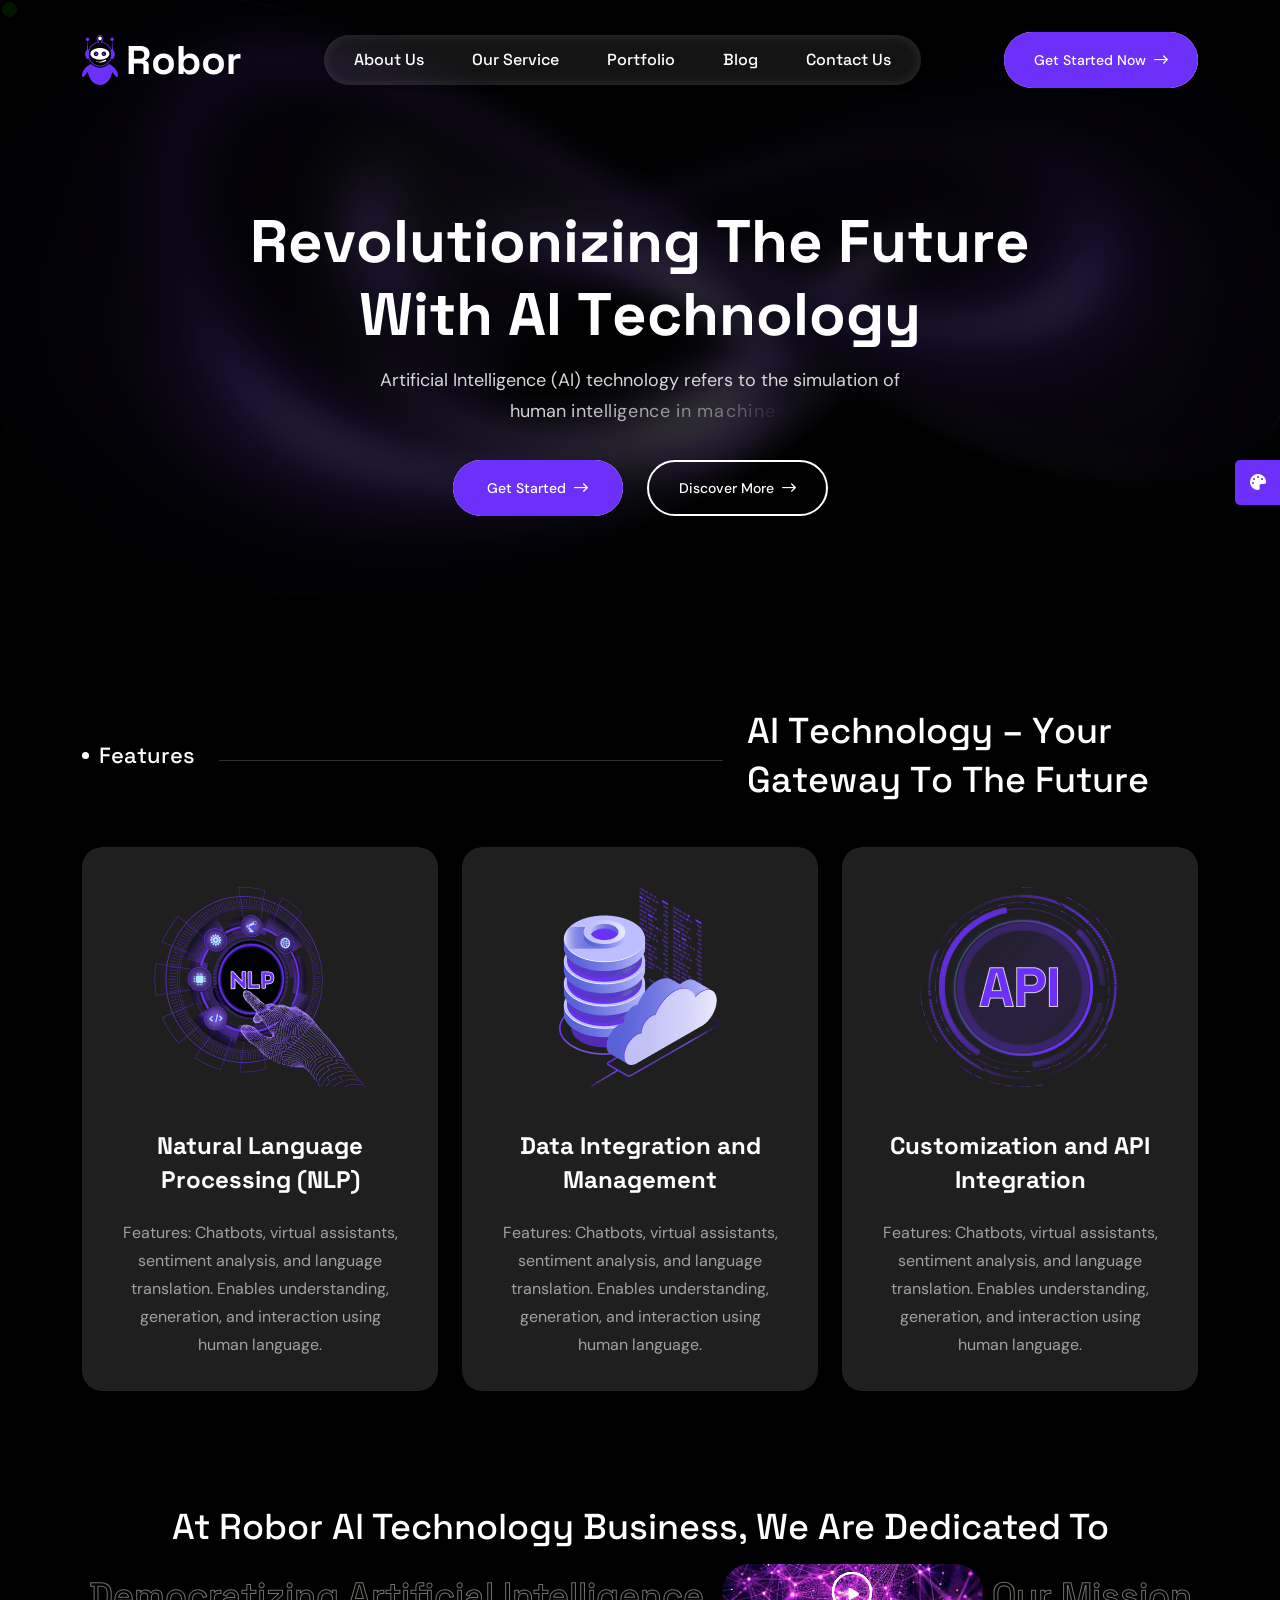
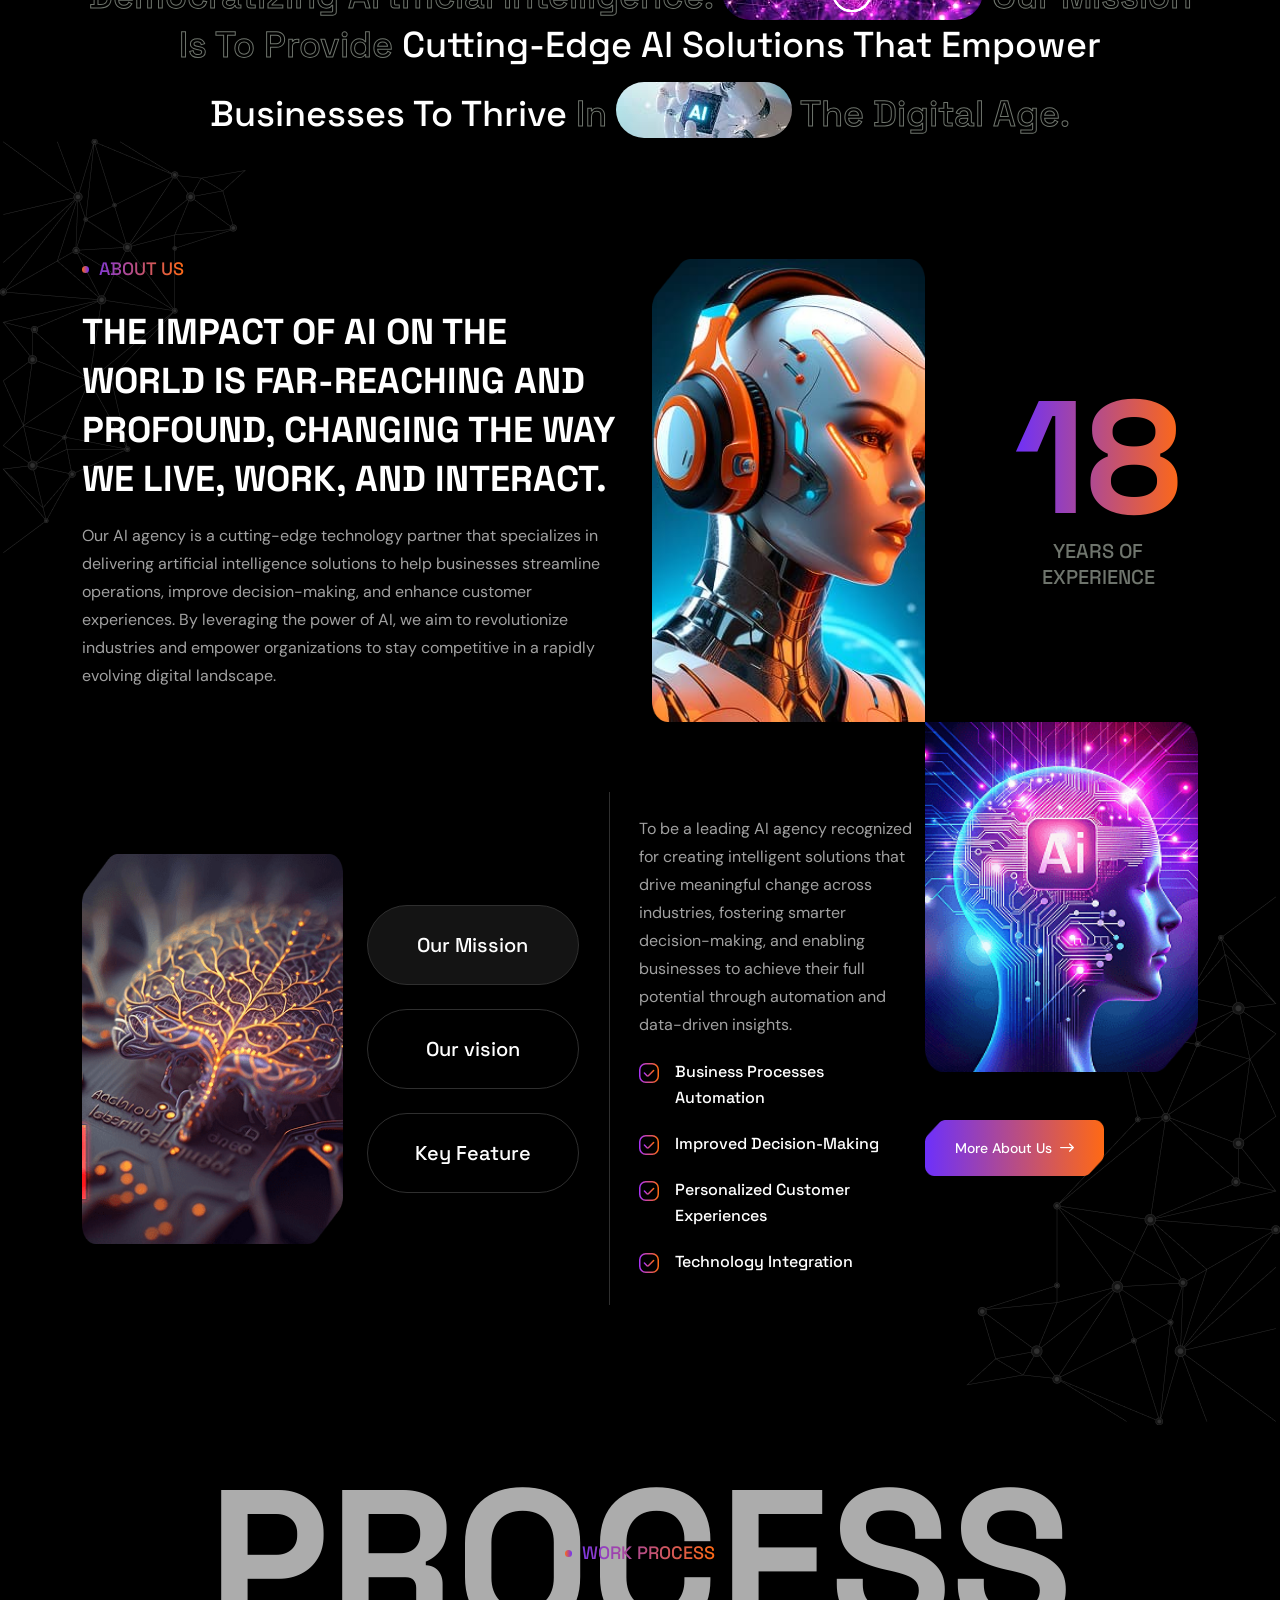
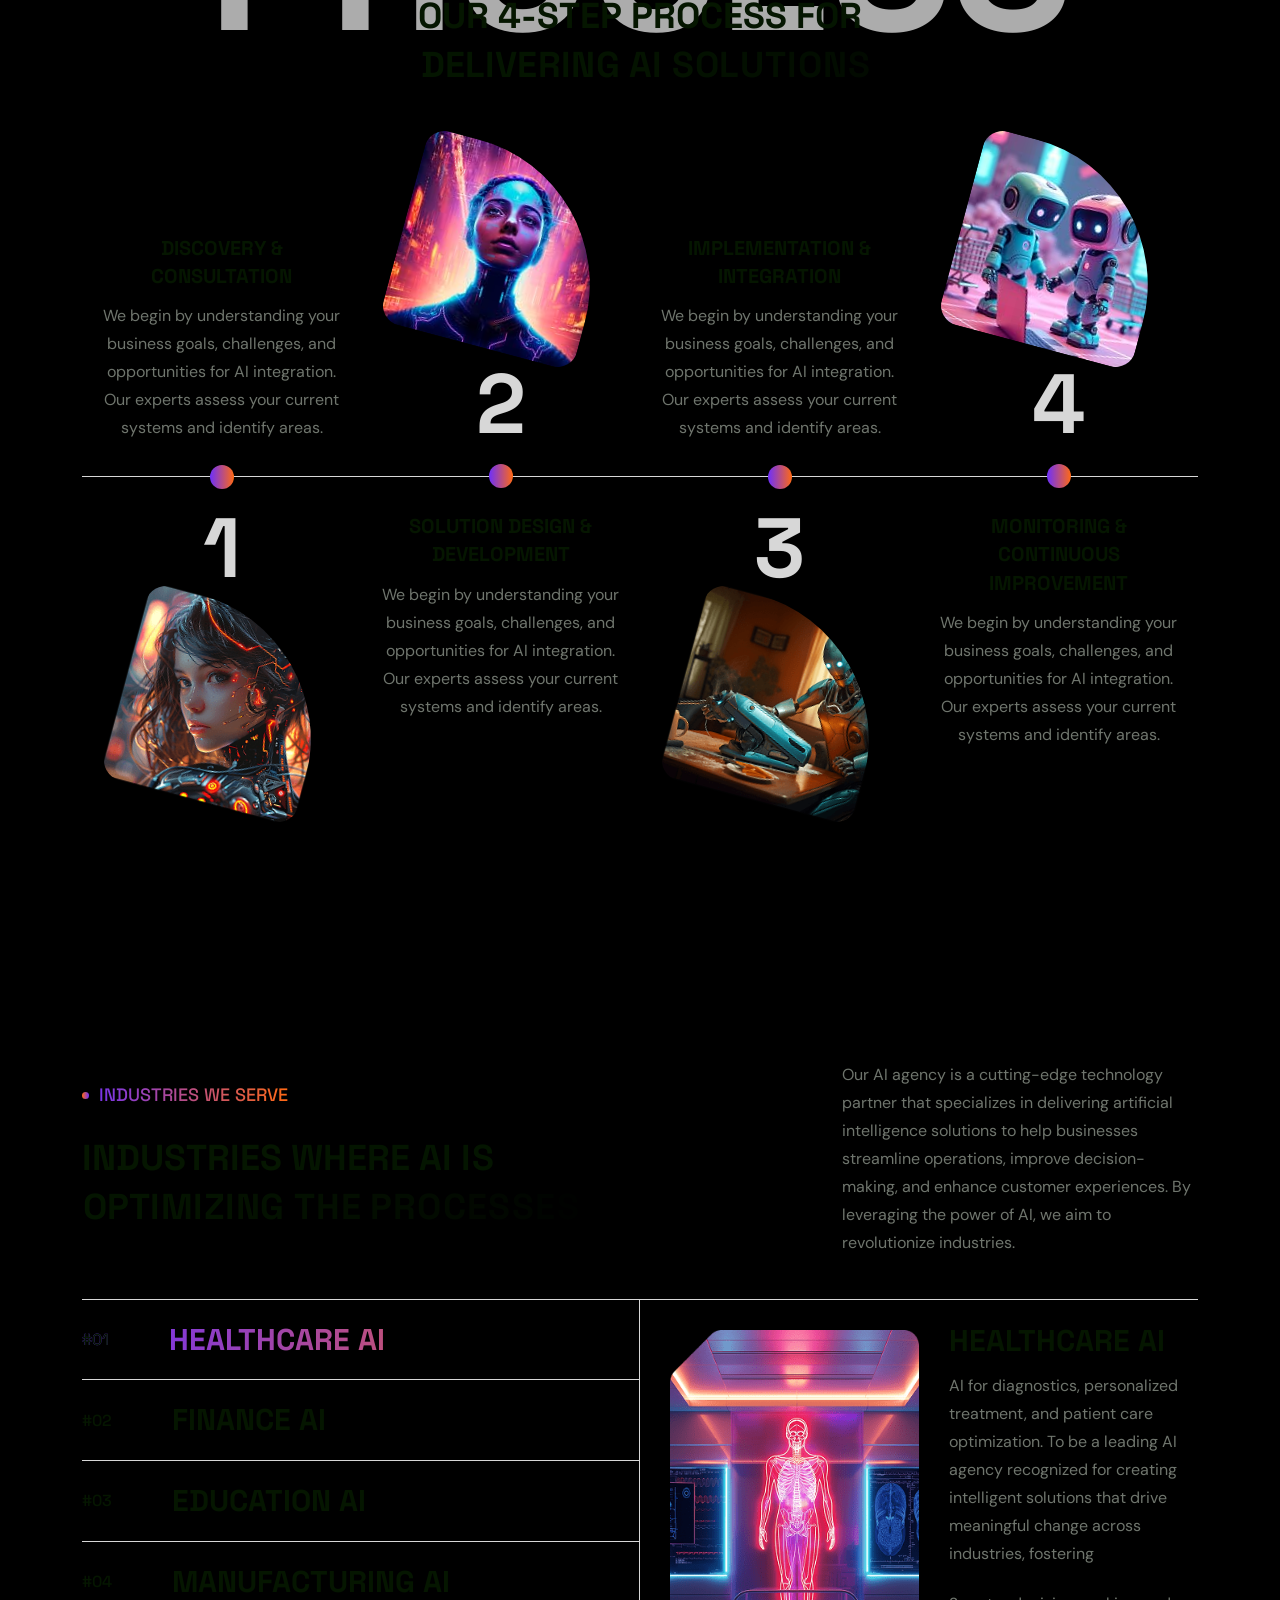
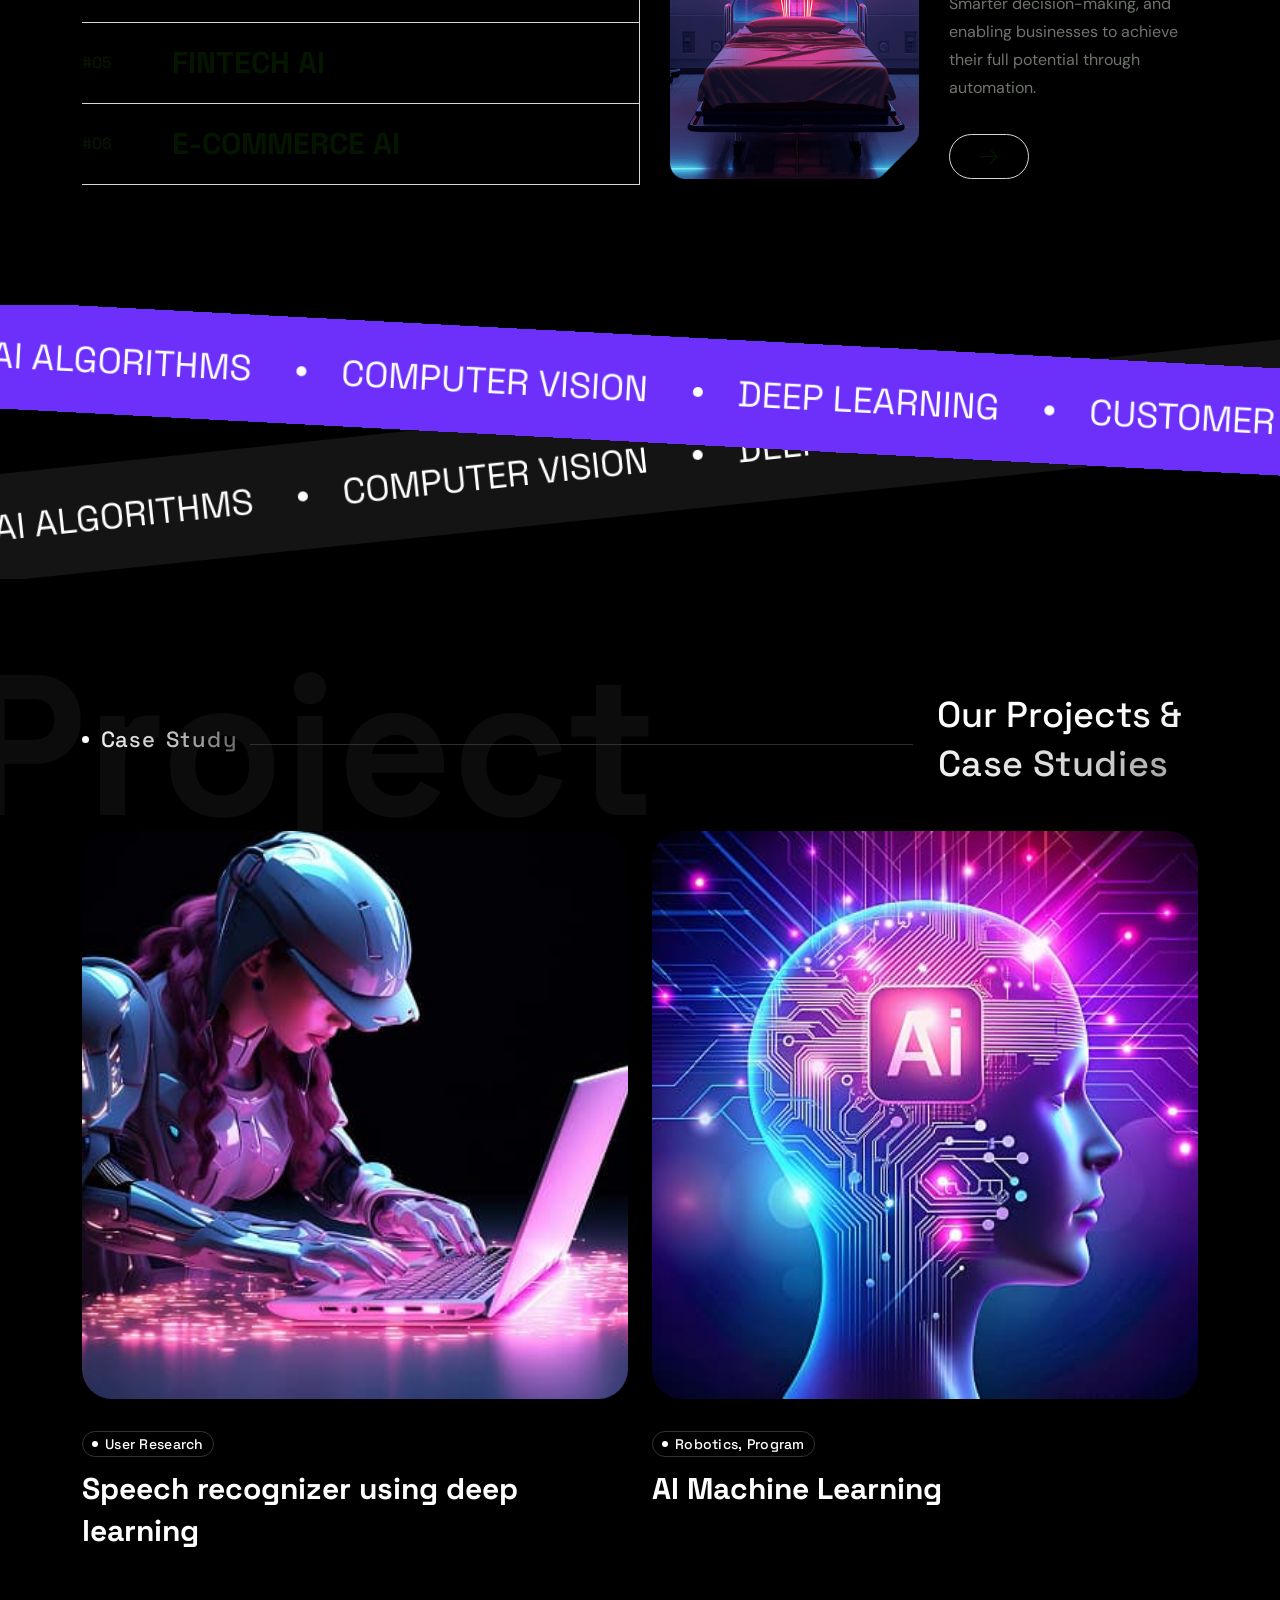
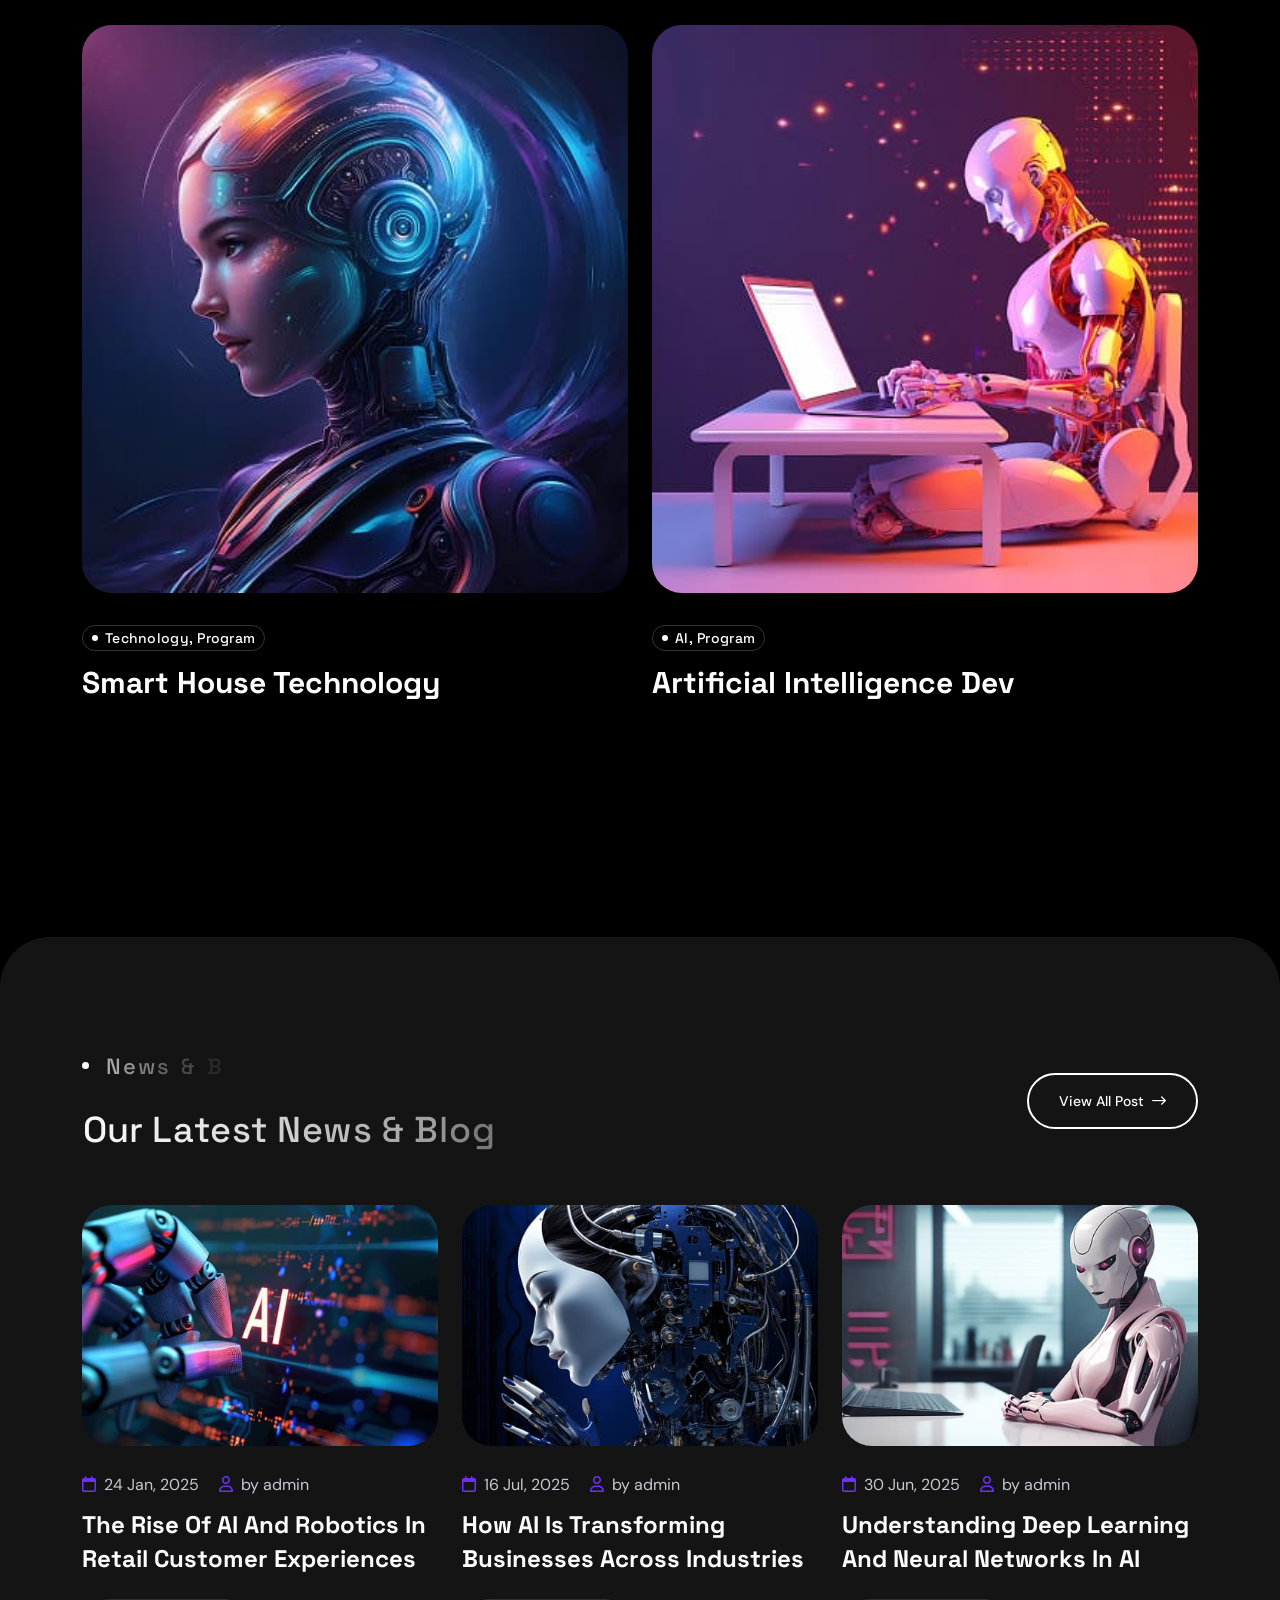
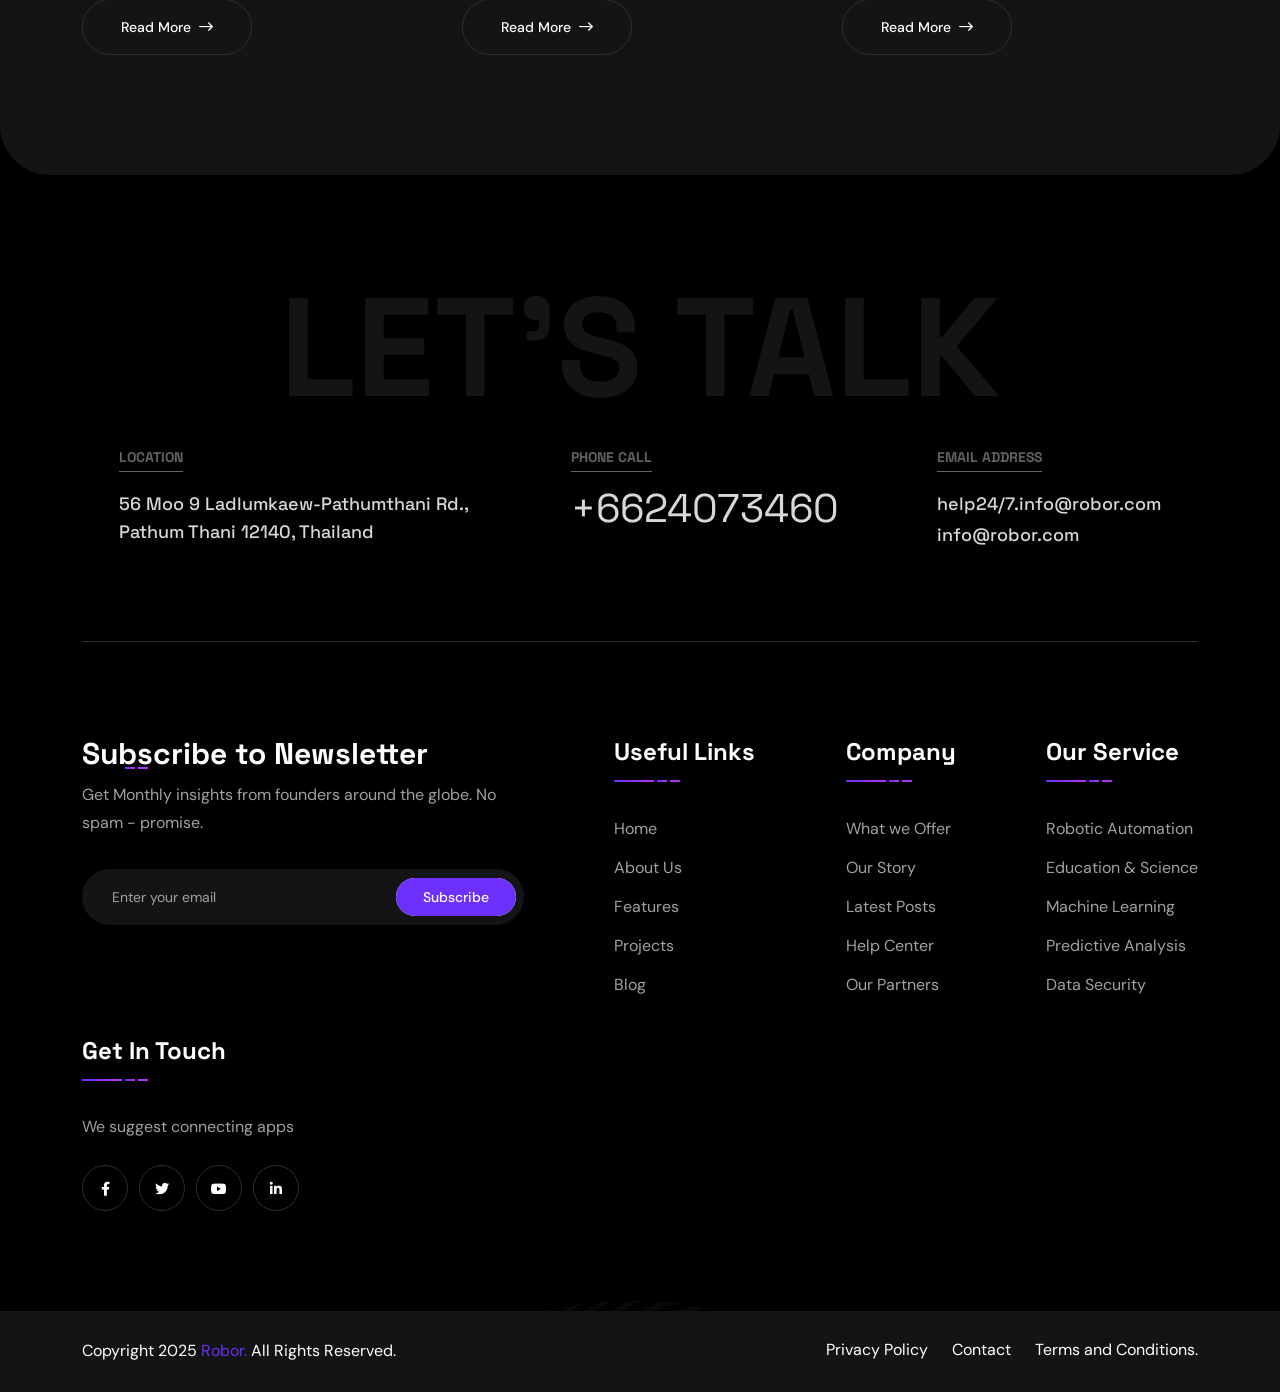
<file: home-2-op.html>
<!doctype html>
<html class="no-js" lang="zxx" dir="ltr">

<head>
    <meta charset="utf-8">
    <meta http-equiv="x-ua-compatible" content="ie=edge">
    <title>Robor - AI and Automation Integration HTML Template - Home Two</title>
    <meta name="author" content="Robor">
    <meta name="description" content="Robor - AI and Automation Integration HTML Template">
    <meta name="keywords" content="Robor - AI and Automation Integration HTML Template">
    <meta name="robots" content="INDEX,FOLLOW">

    <!-- Mobile Specific Metas -->
    <meta name="viewport" content="width=device-width, initial-scale=1, shrink-to-fit=no">

    <!-- Favicons - Place favicon.ico in the root directory -->
    <link rel="apple-touch-icon" sizes="57x57" href="assets/img/favicons/apple-icon-57x57.png">
    <link rel="apple-touch-icon" sizes="60x60" href="assets/img/favicons/apple-icon-60x60.png">
    <link rel="apple-touch-icon" sizes="72x72" href="assets/img/favicons/apple-icon-72x72.png">
    <link rel="apple-touch-icon" sizes="76x76" href="assets/img/favicons/apple-icon-76x76.png">
    <link rel="apple-touch-icon" sizes="114x114" href="assets/img/favicons/apple-icon-114x114.png">
    <link rel="apple-touch-icon" sizes="120x120" href="assets/img/favicons/apple-icon-120x120.png">
    <link rel="apple-touch-icon" sizes="144x144" href="assets/img/favicons/apple-icon-144x144.png">
    <link rel="apple-touch-icon" sizes="152x152" href="assets/img/favicons/apple-icon-152x152.png">
    <link rel="apple-touch-icon" sizes="180x180" href="assets/img/favicons/apple-icon-180x180.png">
    <link rel="icon" type="image/png" sizes="192x192" href="assets/img/favicons/android-icon-192x192.png">
    <link rel="icon" type="image/png" sizes="32x32" href="assets/img/favicons/favicon-32x32.png">
    <link rel="icon" type="image/png" sizes="96x96" href="assets/img/favicons/favicon-96x96.png">
    <link rel="icon" type="image/png" sizes="16x16" href="assets/img/favicons/favicon-16x16.png">
    <link rel="manifest" href="assets/img/favicons/manifest.json">
    <meta name="msapplication-TileColor" content="#ffffff">
    <meta name="msapplication-TileImage" content="assets/img/favicons/ms-icon-144x144.png">
    <meta name="theme-color" content="#ffffff">

    <!--==============================
	  Google Fonts
	============================== -->
    <link rel="preconnect" href="https://fonts.googleapis.com">
    <link rel="preconnect" href="https://fonts.gstatic.com" crossorigin>
    <link href="https://fonts.googleapis.com/css2?family=DM+Sans:ital,opsz,wght@0,9..40,100..1000;1,9..40,100..1000&family=Space+Grotesk:wght@300..700&display=swap" rel="stylesheet">

    <!--==============================
	    All CSS File
	============================== -->
    <!-- Bootstrap -->
    <link rel="stylesheet" href="assets/css/bootstrap.min.css">
    <!-- Fontawesome Icon -->
    <link rel="stylesheet" href="assets/css/fontawesome.min.css">
    <!-- Magnific Popup -->
    <link rel="stylesheet" href="assets/css/magnific-popup.min.css">
    <!-- Swiper CSS -->
    <link rel="stylesheet" href="assets/css/swiper-bundle.min.css">
    <!-- Theme Custom CSS -->
    <link rel="stylesheet" href="assets/css/style.css">

</head>

<body class="bg-black">

    <!--[if lte IE 9]>
    	<p class="browserupgrade">You are using an <strong>outdated</strong> browser. Please <a href="https://browsehappy.com/">upgrade your browser</a> to improve your experience and security.</p>
  	<![endif]-->


    <!--********************************
   		Code Start From Here 
	******************************** -->
    <div class="cursor-follower"></div>

    <!-- slider drag cursor -->
    <!-- <div class="slider-drag-cursor"> DRAG </div> -->

    <!--==============================
     Preloader
  ==============================-->

    <!--==============================
    Mobile Menu
  ============================== -->
    <div class="th-menu-wrapper">
        <div class="th-menu-area text-center">
            <button class="th-menu-toggle"><i class="fal fa-times"></i></button>
            <div class="mobile-logo">
                <a href="index.html"><img src="assets/img/logo2.svg" alt="Robor"></a>
            </div>
            <div class="th-mobile-menu">
                <ul>
                    <li><a href="about.html">About Us</a></li>
                    <li class="menu-item-has-children">
                        <a href="#">Services</a>
                        <ul class="sub-menu">
                            <li><a href="service.html">Services</a></li>
                            <li><a href="service-details.html">Service Details</a></li>
                        </ul>
                    </li>
                    <li class="menu-item-has-children">
                        <a href="#">Pages</a>
                        <ul class="sub-menu">
                            <li class="menu-item-has-children">
                                <a href="#">Shop</a>
                                <ul class="sub-menu">
                                    <li><a href="shop.html">Shop</a></li>
                                    <li><a href="shop-details.html">Shop Details</a></li>
                                    <li><a href="cart.html">Cart Page</a></li>
                                    <li><a href="checkout.html">Checkout</a></li>
                                    <li><a href="wishlist.html">Wishlist</a></li>
                                </ul>
                            </li>
                            <li><a href="project.html">Project</a></li>
                            <li><a href="project-details.html">Project Details</a></li>
                            <li><a href="team.html">Our Team</a></li>
                            <li><a href="team-details.html">Team Details</a></li>
                            <li><a href="chatbot.html">Chatbot Integration</a></li>
                            <li><a href="pricing.html">Pricing</a></li>
                            <li><a href="testimonial.html">Testimonial</a></li>
                            <li><a href="faq.html">FAQ'S Page</a></li>
                            <li><a href="ai-consulting.html">AI Consulting</a></li>
                            <li><a href="error.html">Error Page</a></li>
                        </ul>
                    </li>
                    <li class="menu-item-has-children">
                        <a href="#">Blog</a>
                        <ul class="sub-menu">
                            <li><a href="blog.html">Blog Standard</a></li>
                            <li><a href="blog-2.html">Blog Grid</a></li>
                            <li><a href="blog-details.html">Blog Details</a></li>
                        </ul>
                    </li>
                    <li>
                        <a href="contact.html">Contact Us</a>
                    </li>
                </ul>
            </div>
        </div>
    </div>
    <div class="color-scheme-wrap active">
        <button class="switchIcon"><i class="fa-solid fa-palette"></i></button>
        <h3 class="color-scheme-wrap-title text-center">Color Switcher</h3>
        <div class="color-switch-btns">
            <button data-color="#FF4F38"><i class="fa-solid fa-droplet"></i></button>
            <button data-color="#3282FB"><i class="fa-solid fa-droplet"></i></button>
            <button data-color="#6D30FB"><i class="fa-solid fa-droplet"></i></button>
            <button data-color="#27AE60"><i class="fa-solid fa-droplet"></i></button>
            <button data-color="#FF7E02"><i class="fa-solid fa-droplet"></i></button>
        </div>
    </div><!--==============================
	Header Area
==============================-->
    <header class="th-header header-layout1 onepage-nav">
        <div class="sticky-wrapper">
            <!-- Main Menu Area -->
            <div class="menu-area">
                <div class="container">
                    <div class="row align-items-center justify-content-between">
                        <div class="col-auto">
                            <div class="header-logo">
                                <a href="index.html">
                                    <img src="assets/img/logo.svg" alt="Robor">
                                </a>
                            </div>
                        </div>
                        <div class="col-auto">
                            <nav class="main-menu d-none d-lg-inline-block">
                                <ul>
                                    <li><a href="#about-sec">About Us</a></li>
                                    <li><a href="#service-sec">Our Service</a></li>
                                    <li><a href="#project-sec">Portfolio</a></li>
                                    <li><a href="#blog-sec">Blog</a></li>
                                    <li>
                                        <a href="#contact-sec">Contact Us</a>
                                    </li>
                                </ul>
                            </nav>
                            <div class="header-button d-flex d-lg-none">
                                <button type="button" class="th-menu-toggle icon-btn"><i class="far fa-bars"></i></button>
                            </div>
                        </div>
                        <div class="col-auto d-none d-xl-block">
                            <div class="header-button">
                                <a href="contact.html" class="th-btn style2">Get Started Now <i class="far fa-long-arrow-right ms-2"></i></a>
                            </div>
                        </div>
                    </div>
                </div>
            </div>
        </div>
    </header>



    <!--==============================
Hero Area
==============================-->
    <div class="th-hero-wrapper hero-2" id="hero">
        <div class="th-hero-bg" data-bg-src="assets/img/hero/hero_bg_2_1.jpg"></div>
        <div class="hero-inner">
            <div class="container">
                <div class="row justify-content-center">
                    <div class="col-xl-9 col-lg-10">
                        <div class="hero-style2 text-center">
                            <h1 class="hero-title text-white text-anim2" data-cue="slideInUp" data-delay="100">
                                Revolutionizing The Future With AI Technology
                            </h1>
                            <p class="hero-text text-anim2" data-cue="slideInUp" data-delay="300">Artificial Intelligence (AI) technology refers to the simulation of human intelligence in machines.</p>
                            <div class="btn-wrap justify-content-center" data-cue="slideInUp" data-delay="500">
                                <a href="service.html" class="th-btn style2">Get Started <i class="far fa-long-arrow-right ms-2"></i></a>
                                <a href="contact.html" class="th-btn style-border2">Discover More <i class="far fa-long-arrow-right ms-2"></i></a>
                            </div>
                        </div>
                    </div>

                </div>
            </div>
            <div class="hero-category-wrap">
                
                <!-- <div class="hero-main-category"><img src="assets/img/icon/hero/hero-category1-1.svg" alt="img"></div>
            <div class="hero-category-list">
                <div class="hero-category-card"><img src="assets/img/icon/hero/hero-category1-2.svg" alt="img"></div>
                <div class="hero-category-card"><img src="assets/img/icon/hero/hero-category1-3.svg" alt="img"></div>
                <div class="hero-category-card"><img src="assets/img/icon/hero/hero-category1-4.svg" alt="img"></div>
                <div class="hero-category-card"><img src="assets/img/icon/hero/hero-category1-5.svg" alt="img"></div>
                <div class="hero-category-card"><img src="assets/img/icon/hero/hero-category1-6.svg" alt="img"></div>
                <div class="hero-category-card"><img src="assets/img/icon/hero/hero-category1-7.svg" alt="img"></div>
            </div> -->
            </div>
        </div>
    </div>
    <!--======== / Hero Section ========-->
    <!--==============================
Brand Area  
==============================-->
    <!--==============================
Feature Area  
==============================-->
    <section class="space overflow-hidden">
        <div class="container">
            <div class="title-area text-xl-start text-center">
                <div class="row justify-content-between align-items-center">
                    <div class="col-xl-auto">
                        <h2 class="sub-title2 text-white text-anim justify-content-xl-start justify-content-center" data-cue="slideInLeft">Features</h2>
                    </div>
                    <div class="col-md d-none d-xl-block">
                        <hr class="title-line bg-black3 mb-0">
                    </div>
                    <div class="col-xl-5">
                        <h2 class="sec-title style2 text-anim2 text-white mb-0" data-cue="slideInLeft">AI Technology – Your Gateway
                            To The Future</h2>
                    </div>
                </div>
            </div>
            <div class="row gy-4 justify-content-center">
                <div class="col-xl-4 col-md-6" data-cue="slideInUp">
                    <div class="feature-card style2">
                        <div class="box-img">
                            <img src="assets/img/feature/2-1.png" alt="icon">
                        </div>
                        <h3 class="box-title">Natural Language Processing (NLP)</h3>
                        <p class="box-text">Features: Chatbots, virtual assistants, sentiment analysis, and language translation. Enables understanding, generation, and interaction using human language.</p>
                    </div>
                </div>
                <div class="col-xl-4 col-md-6" data-cue="slideInUp">
                    <div class="feature-card style2">
                        <div class="box-img">
                            <img src="assets/img/feature/2-2.png" alt="icon">
                        </div>
                        <h3 class="box-title">Data Integration and Management</h3>
                        <p class="box-text">Features: Chatbots, virtual assistants, sentiment analysis, and language translation. Enables understanding, generation, and interaction using human language.</p>
                    </div>
                </div>
                <div class="col-xl-4 col-md-6" data-cue="slideInUp">
                    <div class="feature-card style2">
                        <div class="box-img">
                            <img src="assets/img/feature/2-3.png" alt="icon">
                        </div>
                        <h3 class="box-title">Customization and API Integration</h3>
                        <p class="box-text">Features: Chatbots, virtual assistants, sentiment analysis, and language translation. Enables understanding, generation, and interaction using human language.</p>
                    </div>
                </div>
            </div>
        </div>
    </section>
    <!--==============================
Cta Area  
==============================-->
    <div class="cta-area-1 overflow-hidden">
        <div class="container">
            <div class="row">
                <div class="col-12">
                    <div class="cta-wrap1" data-cue="slideInUp">
                        <h2 class="sec-title style2 text-white text-center mb-0">
                            At Robor Al Technology Business, We Are Dedicated To
                            <span class="text-stroke">Democratizing Artificial Intelligence.</span>
                            <span class="cta-img">
                                <img src="assets/img/normal/cta-img1-1.jpg" alt="img">
                                <a href="https://www.youtube.com/watch?v=_sI_Ps7JSEk" class="play-btn style2 popup-video">
                                    <i class="fa-sharp-duotone fa-solid fa-play"></i>
                                </a>
                            </span>
                            <span class="text-stroke">Our Mission Is To Provide</span>
                            Cutting-Edge Al Solutions That Empower Businesses To Thrive
                            <span class="text-stroke">In</span>
                            <div class="cta-img">
                                <img src="assets/img/normal/cta-img1-2.jpg" alt="img">
                            </div>
                            <span class="text-stroke">The Digital Age.</span>
                        </h2>
                    </div>
                </div>
            </div>
        </div>
    </div>
    <!--==============================
About Area  
==============================-->
<div class="overflow-hidden space bg-black overflow-hidden" id="about-sec">
        <div class="shape-mockup about-bg-shape3-1" data-top="0" data-left="0">
            <img src="assets/img/shape/wave1.png" alt="img">
        </div>
        <div class="shape-mockup about-bg-shape3-2" data-bottom="0" data-right="0">
            <img src="assets/img/shape/wave2.png" alt="img">
        </div>
        <div class="container">
            <div class="row gx-80 flex-row-reverse">
                <div class="col-xl-6">
                    <div class="img-box3">
                        <div class="img1" data-mask-src="assets/img/shape/about-thumb3-1-shape.jpg">
                            <img src="assets/img/normal/about-thumb3-1.jpg" alt="About">
                        </div>
                        <div class="img2">
                            <div class="thumb" data-mask-src="assets/img/shape/about-thumb3-2-shape.jpg">
                                <img src="assets/img/normal/about-thumb3-2.jpg" alt="About">
                            </div>
                            <div class="btn-wrap mt-40">
                                <a href="about.html" class="th-btn style-gradient2">More About Us <i class="far fa-long-arrow-right ms-2"></i></a>
                            </div>
                        </div>
                        <div class="experience-wrap">
                            <h2 class="counter-number">24</h2>
                            <span class="box-text">Years of Experience</span>
                        </div>

                    </div>
                </div>
                <div class="col-xl-6">
                    <div class="title-area">
                        <span class="sub-title2 text-gradient text-uppercase mb-30" data-cue="slideInUp">About Us</span>
                        <h2 class="sec-title style2 text-white fw-bold text-uppercase" data-cue="slideInUp">The impact of ai on the world is far-reaching and profound, changing the way we live, work, and interact. </h2>
                        <p class="text-gray3" data-cue="slideInUp">Our AI agency is a cutting-edge technology partner that specializes in delivering artificial intelligence solutions to help businesses streamline operations, improve decision-making, and enhance customer experiences. By leveraging the power of AI, we aim to revolutionize industries and empower organizations to stay competitive in a rapidly evolving digital landscape.</p>
                    </div>
                </div>
                <div class="col-xl-9 me-auto">
                    <div class="about-wrap3">
                        <div class="row gy-40 gx-60 align-items-center">
                            <div class="col-xl-4 col-lg-4">
                                <div class="img-box3-2" data-mask-src="assets/img/shape/about-thumb3-3-shape.jpg">
                                    <img src="assets/img/normal/about-thumb3-3.jpg" alt="img">
                                </div>
                            </div>
                            <div class="col-xl-8 col-lg-8">
                                <div class="about-tab-wrap">
                                    <ul class="nav nav-tabs about-tab" role="tablist">
                                        <li class="nav-item" role="presentation">
                                            <button class="nav-link active" id="mission-tab" data-bs-toggle="tab" data-bs-target="#missionTab" type="button" role="tab" aria-controls="missionTab" aria-selected="true">Our Mission</button>
                                        </li>
                                        <li class="nav-item" role="presentation">
                                            <button class="nav-link" id="vision-tab" data-bs-toggle="tab" data-bs-target="#visionTab" type="button" role="tab" aria-controls="visionTab" aria-selected="false">Our vision</button>
                                        </li>
                                        <li class="nav-item" role="presentation">
                                            <button class="nav-link" id="feature-tab" data-bs-toggle="tab" data-bs-target="#featureTab" type="button" role="tab" aria-controls="featureTab" aria-selected="false">Key Feature</button>
                                        </li>
                                    </ul>
                                    <div class="tab-content">
                                        <div class="tab-pane fade show active" id="missionTab" role="tabpanel" aria-labelledby="mission-tab">
                                            <p class="text-gray3 mb-20 mt-n2">To be a leading AI agency recognized for creating intelligent solutions that drive meaningful change across industries, fostering smarter decision-making, and enabling businesses to achieve their full potential through automation and data-driven insights.</p>
                                            <div class="checklist style4 style-white">
                                                <ul>
                                                    <li><img src="assets/img/icon/check-icon1-2.svg" alt="img">Business Processes Automation</li>
                                                    <li><img src="assets/img/icon/check-icon1-2.svg" alt="img">Improved Decision-Making</li>
                                                    <li><img src="assets/img/icon/check-icon1-2.svg" alt="img">Personalized Customer Experiences</li>
                                                    <li><img src="assets/img/icon/check-icon1-2.svg" alt="img">Technology Integration</li>
                                                </ul>
                                            </div>
                                        </div>
                                        <div class="tab-pane fade" id="visionTab" role="tabpanel" aria-labelledby="vision-tab">
                                            <p class="text-gray3 mb-20 mt-n2">To be a leading AI agency recognized for creating intelligent solutions that drive meaningful change across industries, fostering smarter decision-making, and enabling businesses to achieve their full potential through automation and data-driven insights.</p>
                                            <div class="checklist style4 style-white">
                                                <ul>
                                                    <li><img src="assets/img/icon/check-icon1-2.svg" alt="img">Business Processes Automation</li>
                                                    <li><img src="assets/img/icon/check-icon1-2.svg" alt="img">Improved Decision-Making</li>
                                                    <li><img src="assets/img/icon/check-icon1-2.svg" alt="img">Personalized Customer Experiences</li>
                                                    <li><img src="assets/img/icon/check-icon1-2.svg" alt="img">Technology Integration</li>
                                                </ul>
                                            </div>
                                        </div>
                                        <div class="tab-pane fade" id="featureTab" role="tabpanel" aria-labelledby="feature-tab">
                                            <p class="text-gray3 mb-20 mt-n2">To be a leading AI agency recognized for creating intelligent solutions that drive meaningful change across industries, fostering smarter decision-making, and enabling businesses to achieve their full potential through automation and data-driven insights.</p>
                                            <div class="checklist style4 style-white">
                                                <ul>
                                                    <li><img src="assets/img/icon/check-icon1-2.svg" alt="img">Business Processes Automation</li>
                                                    <li><img src="assets/img/icon/check-icon1-2.svg" alt="img">Improved Decision-Making</li>
                                                    <li><img src="assets/img/icon/check-icon1-2.svg" alt="img">Personalized Customer Experiences</li>
                                                    <li><img src="assets/img/icon/check-icon1-2.svg" alt="img">Technology Integration</li>
                                                </ul>
                                            </div>
                                        </div>
                                    </div>
                                </div>
                            </div>
                        </div>
                    </div>
                </div>
            </div>
        </div>
    </div>
<section class="position-relative space overflow-hidden">
        <div class="container">
            <div class="row justify-content-center">
                <div class="col-xl-7">
                    <div class="title-area text-center">
                        <div class="shadow-title style4">PROCESS</div>
                        <span class="sub-title2 text-gradient text-uppercase mb-30" data-cue="slideInUp">Work Process</span>
                        <h2 class="sec-title style2 fw-bold text-uppercase text-anim2" data-cue="slideInUp">Our 4-Step Process for Delivering AI Solutions</h2>
                    </div>
                </div>
            </div>
            <div class="process-card-wrap">
                <div class="process-card">
                    <div class="box-thumb-wrap">
                        <h3 class="box-number">1</h3>
                        <div class="box-thumb">
                            <img src="assets/img/process/process_1_1.jpg" alt="img">
                        </div>
                    </div>
                    <div class="box-content">
                        <h3 class="box-title">Discovery & Consultation</h3>
                        <p class="box-text">We begin by understanding your business goals, challenges, and opportunities for AI integration. Our experts assess your current systems and identify areas.</p>
                    </div>
                </div>
                <div class="process-card">
                    <div class="box-thumb-wrap">
                        <h3 class="box-number">2</h3>
                        <div class="box-thumb">
                            <img src="assets/img/process/process_1_2.jpg" alt="img">
                        </div>
                    </div>
                    <div class="box-content">
                        <h3 class="box-title">Solution Design & Development</h3>
                        <p class="box-text">We begin by understanding your business goals, challenges, and opportunities for AI integration. Our experts assess your current systems and identify areas.</p>
                    </div>
                </div>
                <div class="process-card">
                    <div class="box-thumb-wrap">
                        <h3 class="box-number">3</h3>
                        <div class="box-thumb">
                            <img src="assets/img/process/process_1_3.jpg" alt="img">
                        </div>
                    </div>
                    <div class="box-content">
                        <h3 class="box-title">Implementation & Integration</h3>
                        <p class="box-text">We begin by understanding your business goals, challenges, and opportunities for AI integration. Our experts assess your current systems and identify areas.</p>
                    </div>
                </div>
                <div class="process-card">
                    <div class="box-thumb-wrap">
                        <h3 class="box-number">4</h3>
                        <div class="box-thumb">
                            <img src="assets/img/process/process_1_4.jpg" alt="img">
                        </div>
                    </div>
                    <div class="box-content">
                        <h3 class="box-title">Monitoring & Continuous Improvement</h3>
                        <p class="box-text">We begin by understanding your business goals, challenges, and opportunities for AI integration. Our experts assess your current systems and identify areas.</p>
                    </div>
                </div>
            </div>
        </div>
    </section>

    <!--==============================
    ==============================
Service Area  
==============================-->
        <section class="space overflow-hidden">
        <div class="container">
            <div class="row justify-content-between align-items-center">
                <div class="col-xl-6">
                    <div class="title-area">
                        <span class="sub-title2 text-gradient text-uppercase mb-30" data-cue="slideInUp">Industries We Serve</span>
                        <h2 class="sec-title style2 fw-bold text-uppercase text-anim2" data-cue="slideInUp">Industries Where ai is optimizing the Processes</h2>
                    </div>
                </div>
                <div class="col-xl-4">
                    <div class="title-area text-start" data-cue="slideInUp">
                        <p>Our AI agency is a cutting-edge technology partner that specializes in delivering artificial intelligence solutions to help businesses streamline operations, improve decision-making, and enhance customer experiences. By leveraging the power of AI, we aim to revolutionize industries.</p>
                    </div>
                </div>
            </div>
            <div class="feature-wrap3">
                <ul class="nav nav-tabs feature-tab" role="tablist">
                    <li class="nav-item" role="presentation">
                        <button class="nav-link active" id="feature-tab1" data-bs-toggle="tab" data-bs-target="#featureTab1" type="button" role="tab" aria-controls="featureTab" aria-selected="true"><span class="box-number">#01</span>Healthcare AI</button>
                    </li>
                    <li class="nav-item" role="presentation">
                        <button class="nav-link" id="feature-tab2" data-bs-toggle="tab" data-bs-target="#featureTab2" type="button" role="tab" aria-controls="featureTab2" aria-selected="false"><span class="box-number">#02</span>Finance AI</button>
                    </li>
                    <li class="nav-item" role="presentation">
                        <button class="nav-link" id="feature-tab3" data-bs-toggle="tab" data-bs-target="#featureTab3" type="button" role="tab" aria-controls="featureTab3" aria-selected="false"><span class="box-number">#03</span>Education Ai</button>
                    </li>
                    <li class="nav-item" role="presentation">
                        <button class="nav-link" id="feature-tab4" data-bs-toggle="tab" data-bs-target="#featureTab4" type="button" role="tab" aria-controls="featureTab4" aria-selected="false"><span class="box-number">#04</span>Manufacturing AI</button>
                    </li>
                    <li class="nav-item" role="presentation">
                        <button class="nav-link" id="feature-tab5" data-bs-toggle="tab" data-bs-target="#featureTab5" type="button" role="tab" aria-controls="featureTab5" aria-selected="false"><span class="box-number">#05</span>Fintech Ai</button>
                    </li>
                    <li class="nav-item" role="presentation">
                        <button class="nav-link" id="feature-tab6" data-bs-toggle="tab" data-bs-target="#featureTab6" type="button" role="tab" aria-controls="featureTab6" aria-selected="false"><span class="box-number">#06</span>E-commerce Ai</button>
                    </li>
                </ul>
                <div class="tab-content">
                    <div class="tab-pane fade show active" id="featureTab1" role="tabpanel" aria-labelledby="feature-tab1">
                        <div class="feature-tab-content-wrap">
                            <div class="feature-tab-thumb" data-mask-src="assets/img/shape/feature-thumb-shape3-1.png">
                                <img src="assets/img/feature/3-1.png" alt="img">
                            </div>
                            <div class="feature-tab-content">
                                <h4 class="box-title">Healthcare Ai</h4>
                                <p class="box-text">AI for diagnostics, personalized treatment, and patient care optimization. To be a leading AI agency recognized for creating intelligent solutions that drive meaningful change across industries, fostering</p>
                                <p class="box-text mt-30">Smarter decision-making, and enabling businesses to achieve their full potential through automation.</p>
                                <div class="btn-wrap mt-40">
                                    <a class="icon-btn style4" href="service-details.html"><i class="fal fa-arrow-right"></i></a>
                                </div>
                            </div>
                        </div>
                    </div>
                    <div class="tab-pane fade" id="featureTab2" role="tabpanel" aria-labelledby="feature-tab2">
                        <div class="feature-tab-content-wrap">
                            <div class="feature-tab-thumb" data-mask-src="assets/img/shape/feature-thumb-shape3-1.png">
                                <img src="assets/img/feature/3-2.png" alt="img">
                            </div>
                            <div class="feature-tab-content">
                                <h4 class="box-title">Finance Ai</h4>
                                <p class="box-text">AI for diagnostics, personalized treatment, and patient care optimization. To be a leading AI agency recognized for creating intelligent solutions that drive meaningful change across industries, fostering</p>
                                <p class="box-text mt-30">Smarter decision-making, and enabling businesses to achieve their full potential through automation.</p>
                                <div class="btn-wrap mt-40">
                                    <a class="icon-btn style4" href="service-details.html"><i class="fal fa-arrow-right"></i></a>
                                </div>
                            </div>
                        </div>
                    </div>
                    <div class="tab-pane fade" id="featureTab3" role="tabpanel" aria-labelledby="feature-tab3">
                        <div class="feature-tab-content-wrap">
                            <div class="feature-tab-thumb" data-mask-src="assets/img/shape/feature-thumb-shape3-1.png">
                                <img src="assets/img/feature/3-3.png" alt="img">
                            </div>
                            <div class="feature-tab-content">
                                <h4 class="box-title">Education Ai</h4>
                                <p class="box-text">AI for diagnostics, personalized treatment, and patient care optimization. To be a leading AI agency recognized for creating intelligent solutions that drive meaningful change across industries, fostering</p>
                                <p class="box-text mt-30">Smarter decision-making, and enabling businesses to achieve their full potential through automation.</p>
                                <div class="btn-wrap mt-40">
                                    <a class="icon-btn style4" href="service-details.html"><i class="fal fa-arrow-right"></i></a>
                                </div>
                            </div>
                        </div>

                    </div>
                    <div class="tab-pane fade" id="featureTab4" role="tabpanel" aria-labelledby="feature-tab4">
                        <div class="feature-tab-content-wrap">
                            <div class="feature-tab-thumb" data-mask-src="assets/img/shape/feature-thumb-shape3-1.png">
                                <img src="assets/img/feature/3-4.png" alt="img">
                            </div>
                            <div class="feature-tab-content">
                                <h4 class="box-title">Manufacturing AI</h4>
                                <p class="box-text">AI for diagnostics, personalized treatment, and patient care optimization. To be a leading AI agency recognized for creating intelligent solutions that drive meaningful change across industries, fostering</p>
                                <p class="box-text mt-30">Smarter decision-making, and enabling businesses to achieve their full potential through automation.</p>
                                <div class="btn-wrap mt-40">
                                    <a class="icon-btn style4" href="service-details.html"><i class="fal fa-arrow-right"></i></a>
                                </div>
                            </div>
                        </div>
                    </div>
                    <div class="tab-pane fade" id="featureTab5" role="tabpanel" aria-labelledby="feature-tab5">
                        <div class="feature-tab-content-wrap">
                            <div class="feature-tab-thumb" data-mask-src="assets/img/shape/feature-thumb-shape3-1.png">
                                <img src="assets/img/feature/3-5.png" alt="img">
                            </div>
                            <div class="feature-tab-content">
                                <h4 class="box-title">Fintech Ai</h4>
                                <p class="box-text">AI for diagnostics, personalized treatment, and patient care optimization. To be a leading AI agency recognized for creating intelligent solutions that drive meaningful change across industries, fostering</p>
                                <p class="box-text mt-30">Smarter decision-making, and enabling businesses to achieve their full potential through automation.</p>
                                <div class="btn-wrap mt-40">
                                    <a class="icon-btn style4" href="service-details.html"><i class="fal fa-arrow-right"></i></a>
                                </div>
                            </div>
                        </div>

                    </div>
                    <div class="tab-pane fade" id="featureTab6" role="tabpanel" aria-labelledby="feature-tab6">
                        <div class="feature-tab-content-wrap">
                            <div class="feature-tab-thumb" data-mask-src="assets/img/shape/feature-thumb-shape3-1.png">
                                <img src="assets/img/feature/3-6.png" alt="img">
                            </div>
                            <div class="feature-tab-content">
                                <h4 class="box-title">E-commerce Ai</h4>
                                <p class="box-text">AI for diagnostics, personalized treatment, and patient care optimization. To be a leading AI agency recognized for creating intelligent solutions that drive meaningful change across industries, fostering</p>
                                <p class="box-text mt-30">Smarter decision-making, and enabling businesses to achieve their full potential through automation.</p>
                                <div class="btn-wrap mt-40">
                                    <a class="icon-btn style4" href="service-details.html"><i class="fal fa-arrow-right"></i></a>
                                </div>
                            </div>
                        </div>

                    </div>
                </div>
            </div>
        </div>
    </section>

    <!--==============================
Marquee Area  
==============================-->
    <div class="overflow-hidden" data-cue="slideInUp">
        <div class="marquee-wrap2 bg-theme pt-40 pb-40">
            <div class="container-fluid p-0">
                <div class="swiper th-slider marquee-slider2" data-slider-options='{"breakpoints":{"0":{"slidesPerView":"auto"}},"autoplay":{"delay":0,"disableOnInteraction":false},"noSwiping":"false","speed":10000,"spaceBetween":30}'>
                    <div class="swiper-wrapper">
                        <div class="swiper-slide">
                            <div class="marquee-card style2 text-white">
                                <a target="_blank" href="#">
                                    Healthcare </a>
                            </div>
                        </div>
                        <div class="swiper-slide">
                            <div class="marquee-card style2 text-white">
                                <a target="_blank" href="#">
                                    AI Algorithms </a>
                            </div>
                        </div>
                        <div class="swiper-slide">
                            <div class="marquee-card style2 text-white">
                                <a target="_blank" href="#">
                                    Computer Vision </a>
                            </div>
                        </div>
                        <div class="swiper-slide">
                            <div class="marquee-card style2 text-white">
                                <a target="_blank" href="#">
                                    Deep Learning </a>
                            </div>
                        </div>
                        <div class="swiper-slide">
                            <div class="marquee-card style2 text-white">
                                <a target="_blank" href="#">
                                    Customer Service </a>
                            </div>
                        </div>
                        <div class="swiper-slide">
                            <div class="marquee-card style2 text-white">
                                <a target="_blank" href="#">
                                    Healthcare </a>
                            </div>
                        </div>
                        <div class="swiper-slide">
                            <div class="marquee-card style2 text-white">
                                <a target="_blank" href="#">
                                    AI Algorithms </a>
                            </div>
                        </div>
                        <div class="swiper-slide">
                            <div class="marquee-card style2 text-white">
                                <a target="_blank" href="#">
                                    Computer Vision </a>
                            </div>
                        </div>
                        <div class="swiper-slide">
                            <div class="marquee-card style2 text-white">
                                <a target="_blank" href="#">
                                    Deep Learning </a>
                            </div>
                        </div>
                        <div class="swiper-slide">
                            <div class="marquee-card style2 text-white">
                                <a target="_blank" href="#">
                                    Customer Service </a>
                            </div>
                        </div>

                    </div>
                </div>

            </div>
        </div>
        <div class="marquee-wrap3 bg-gray pt-40 pb-40">
            <div class="container-fluid p-0">
                <div class="swiper th-slider marquee-slider2" data-slider-options='{"breakpoints":{"0":{"slidesPerView":"auto"}},"autoplay":{"delay":0,"disableOnInteraction":false},"noSwiping":"false","speed":10000,"spaceBetween":30}'>
                    <div class="swiper-wrapper">
                        <div class="swiper-slide">
                            <div class="marquee-card style2 text-white">
                                <a target="_blank" href="#">
                                    Healthcare </a>
                            </div>
                        </div>
                        <div class="swiper-slide">
                            <div class="marquee-card style2 text-white">
                                <a target="_blank" href="#">
                                    AI Algorithms </a>
                            </div>
                        </div>
                        <div class="swiper-slide">
                            <div class="marquee-card style2 text-white">
                                <a target="_blank" href="#">
                                    Computer Vision </a>
                            </div>
                        </div>
                        <div class="swiper-slide">
                            <div class="marquee-card style2 text-white">
                                <a target="_blank" href="#">
                                    Deep Learning </a>
                            </div>
                        </div>
                        <div class="swiper-slide">
                            <div class="marquee-card style2 text-white">
                                <a target="_blank" href="#">
                                    Customer Service </a>
                            </div>
                        </div>
                        <div class="swiper-slide">
                            <div class="marquee-card style2 text-white">
                                <a target="_blank" href="#">
                                    Healthcare </a>
                            </div>
                        </div>
                        <div class="swiper-slide">
                            <div class="marquee-card style2 text-white">
                                <a target="_blank" href="#">
                                    AI Algorithms </a>
                            </div>
                        </div>
                        <div class="swiper-slide">
                            <div class="marquee-card style2 text-white">
                                <a target="_blank" href="#">
                                    Computer Vision </a>
                            </div>
                        </div>
                        <div class="swiper-slide">
                            <div class="marquee-card style2 text-white">
                                <a target="_blank" href="#">
                                    Deep Learning </a>
                            </div>
                        </div>
                        <div class="swiper-slide">
                            <div class="marquee-card style2 text-white">
                                <a target="_blank" href="#">
                                    Customer Service </a>
                            </div>
                        </div>

                    </div>
                </div>

            </div>
        </div>
    </div>
    <!--==============================
Project Area  
==============================-->
    <section class="position-relative space overflow-hidden" id="project-sec">
        <div class="container">
            <div class="title-area text-xl-start text-center z-index-n1">
                <div class="row justify-content-between align-items-center">
                    <div class="col-xl-auto">
                        <div class="shadow-title style3">Project</div>
                        <h2 class="sub-title2 text-white text-anim justify-content-xl-start justify-content-center" data-cue="slideInLeft">Case Study</h2>
                    </div>
                    <div class="col-md d-none d-xl-block">
                        <hr class="title-line bg-black3 mb-0">
                    </div>
                    <div class="col-xl-3">
                        <h2 class="sec-title style2 text-anim2 text-white mb-0" data-cue="slideInLeft">Our Projects & Case Studies</h2>
                    </div>
                </div>
            </div>
            <div class="row gx-80 gy-80 justify-content-center">
                <div class="col-md-6" data-cue="slideInUp">
                    <div class="project-card2">
                        <div class="box-img">
                            <img src="assets/img/service/service_card_2_1.jpg" alt="img">
                            <a href="project-details.html" class="icon-btn"><i class="fal fa-arrow-up-right"></i></a>
                        </div>
                        <div class="box-content">
                            <p class="box-subtitle text-white">User Research</p>
                            <h3 class="box-title text-white"><a href="project-details.html">Speech recognizer using deep learning</a></h3>
                        </div>
                    </div>
                </div>
                <div class="col-md-6" data-cue="slideInUp">
                    <div class="project-card2">
                        <div class="box-img">
                            <img src="assets/img/service/service_card_2_2.jpg" alt="img">
                            <a href="project-details.html" class="icon-btn"><i class="fal fa-arrow-up-right"></i></a>
                        </div>
                        <div class="box-content">
                            <p class="box-subtitle text-white">Robotics, Program</p>
                            <h3 class="box-title text-white"><a href="project-details.html">AI Machine Learning</a></h3>
                        </div>
                    </div>
                </div>
                <div class="col-md-6" data-cue="slideInUp">
                    <div class="project-card2">
                        <div class="box-img">
                            <img src="assets/img/service/service_card_2_3.jpg" alt="img">
                            <a href="project-details.html" class="icon-btn"><i class="fal fa-arrow-up-right"></i></a>
                        </div>
                        <div class="box-content">
                            <p class="box-subtitle text-white">Technology, Program</p>
                            <h3 class="box-title text-white"><a href="project-details.html">Smart House Technology</a></h3>
                        </div>
                    </div>
                </div>
                <div class="col-md-6" data-cue="slideInUp">
                    <div class="project-card2">
                        <div class="box-img">
                            <img src="assets/img/service/service_card_2_4.jpg" alt="img">
                            <a href="project-details.html" class="icon-btn"><i class="fal fa-arrow-up-right"></i></a>
                        </div>
                        <div class="box-content">
                            <p class="box-subtitle text-white">AI, Program</p>
                            <h3 class="box-title text-white"><a href="project-details.html">Artificial Intelligence Dev </a></h3>
                        </div>
                    </div>
                </div>
            </div>
        </div>
    </section>
<!--==============================
Team Area  
==============================-->
<!--==============================
    ==============================
Blog Area  
==============================-->
    <section class="overflow-hidden space overflow-hidden" id="blog-sec">
        <div class="blog-wrap2 space bg-gray">
            <div class="container">
                <div class="row justify-content-between align-items-center">
                    <div class="col-xxl-7 col-xl-8">
                        <div class="title-area mb-50">
                            <span class="sub-title2 mb-30 text-anim text-white" data-cue="slideInUp">News & Blog</span>
                            <h2 class="sec-title style2 text-anim2 text-white" data-cue="slideInUp">Our Latest News & Blog</h2>
                        </div>
                    </div>
                    <div class="col-auto">
                        <div class="sec-btn" data-cue="slideInRight">
                            <a href="blog.html" class="th-btn style-border2">View All Post <i class="far fa-long-arrow-right ms-2"></i></a>
                        </div>
                    </div>
                </div>
                <div class="row gy-40 justify-content-center">
                    <div class="col-xl-4 col-lg-6" data-cue="slideInUp">
                        <div class="blog-card style2">
                            <div class="blog-img">
                                <a href="blog-details.html">
                                    <img src="assets/img/blog/blog_2_1.jpg" alt="blog image">
                                </a>
                            </div>
                            <div class="blog-content">
                                <div class="blog-meta">
                                    <a href="blog.html"><i class="far fa-calendar"></i>24 Jan, 2025</a>
                                    <a href="blog.html"><i class="far fa-user"></i>by admin</a>
                                </div>
                                <h3 class="box-title"><a href="blog-details.html">The rise of AI and Robotics in retail customer experiences </a></h3>
                                <a href="blog-details.html" class="th-btn style-border3">Read More <i class="far fa-long-arrow-right ms-2"></i></a>
                            </div>
                        </div>
                    </div>

                    <div class="col-xl-4 col-lg-6" data-cue="slideInUp">
                        <div class="blog-card style2">
                            <div class="blog-img">
                                <a href="blog-details.html">
                                    <img src="assets/img/blog/blog_2_2.jpg" alt="blog image">
                                </a>
                            </div>
                            <div class="blog-content">
                                <div class="blog-meta">
                                    <a href="blog.html"><i class="far fa-calendar"></i>16 Jul, 2025</a>
                                    <a href="blog.html"><i class="far fa-user"></i>by admin</a>
                                </div>
                                <h3 class="box-title"><a href="blog-details.html">How AI is Transforming Businesses Across Industries</a></h3>
                                <a href="blog-details.html" class="th-btn style-border3">Read More <i class="far fa-long-arrow-right ms-2"></i></a>
                            </div>
                        </div>
                    </div>

                    <div class="col-xl-4 col-lg-6" data-cue="slideInUp">
                        <div class="blog-card style2">
                            <div class="blog-img">
                                <a href="blog-details.html">
                                    <img src="assets/img/blog/blog_2_3.jpg" alt="blog image">
                                </a>
                            </div>
                            <div class="blog-content">
                                <div class="blog-meta">
                                    <a href="blog.html"><i class="far fa-calendar"></i>30 Jun, 2025</a>
                                    <a href="blog.html"><i class="far fa-user"></i>by admin</a>
                                </div>
                                <h3 class="box-title"><a href="blog-details.html">Understanding Deep Learning and Neural Networks in AI</a></h3>
                                <a href="blog-details.html" class="th-btn style-border3">Read More <i class="far fa-long-arrow-right ms-2"></i></a>
                            </div>
                        </div>
                    </div>

                </div>
            </div>
        </div>
    </section>
    <!--==============================
	Footer Area
==============================-->
    <footer class="footer-wrapper footer-layout1">
        <div class="shape-mockup footer-bg-shape1-1" data-left="50%" data-bottom="-50%">
            <img src="assets/img/shape/footer-bg-shape2.png" alt="img">
        </div>
        <div class="container">
            <div class="footer-top">
                <div class="shadow-text text-lg-center" data-cue="slideInUp">Let’s Talk</div>
                <div class="row gy-30 justify-content-lg-around ">
                    <div class="col-lg-auto" data-cue="slideInUp">
                        <div class="contact-info-card contact-location-info">
                            <p class="box-title">Location</p>
                            <h4 class="box-text">56 Moo 9 Ladlumkaew-Pathumthani Rd., Pathum Thani 12140, Thailand</h4>
                        </div>
                    </div>
                    <div class="col-lg-auto" data-cue="slideInUp">
                        <div class="contact-info-card contact-phone-info">
                            <p class="box-title">Phone Call</p>
                            <h4 class="box-text"><a href="tel:6624073460">+6624073460</a></h4>
                        </div>
                    </div>
                    <div class="col-lg-auto" data-cue="slideInUp">
                        <div class="contact-info-card contact-mail-info">
                            <p class="box-title">Email Address</p>
                            <h4 class="box-text"><a href="mailto:help24/7.info@robor.com">help24/7.info@robor.com</a></h4>
                            <h4 class="box-text"><a href="mailto:info@robor.com">info@robor.com</a></h4>
                        </div>
                    </div>
                </div>
            </div>
            <div class="footer-bottom">
                <div class="widget-area">
                    <div class="row justify-content-between">
                        <div class="col-md-6 col-xl-auto" data-cue="slideInUp">
                            <div class="widget th-newsletter-widget footer-widget">
                                <h3 class="widget_title">Subscribe to Newsletter</h3>
                                <p class="footer-text mb-4">Get Monthly insights from founders around the globe. No spam - promise.</p>
                                <form class="newsletter-form">
                                    <div class="form-group style-dark">
                                        <input class="form-control" type="email" placeholder="Enter your email" required="">
                                    </div>
                                    <button type="submit" class="th-btn style2">Subscribe</button>
                                </form>
                            </div>
                        </div>
                        <div class="col-sm-6 col-xl-auto" data-cue="slideInUp">
                            <div class="widget widget_nav_menu footer-widget">
                                <h3 class="widget_title">Useful Links</h3>
                                <div class="menu-all-pages-container">
                                    <ul class="menu">
                                        <li><a href="index.html">Home</a></li>
                                        <li><a href="about.html">About Us</a></li>
                                        <li><a href="service.html">Features</a></li>
                                        <li><a href="project.html">Projects</a></li>
                                        <li><a href="blog.html">Blog</a></li>
                                    </ul>
                                </div>
                            </div>
                        </div>
                        <div class="col-sm-6 col-xl-auto" data-cue="slideInUp">
                            <div class="widget widget_nav_menu footer-widget">
                                <h3 class="widget_title">Company</h3>
                                <div class="menu-all-pages-container">
                                    <ul class="menu">
                                        <li><a href="about.html">What we Offer</a></li>
                                        <li><a href="about.html">Our Story</a></li>
                                        <li><a href="blog.html">Latest Posts</a></li>
                                        <li><a href="contact.html">Help Center</a></li>
                                        <li><a href="about.html">Our Partners </a></li>
                                    </ul>
                                </div>
                            </div>
                        </div>
                        <div class="col-sm-6 col-xl-auto" data-cue="slideInUp">
                            <div class="widget widget_nav_menu footer-widget">
                                <h3 class="widget_title">Our Service</h3>
                                <div class="menu-all-pages-container">
                                    <ul class="menu">
                                        <li><a href="service.html">Robotic Automation</a></li>
                                        <li><a href="service.html">Education & Science</a></li>
                                        <li><a href="service.html">Machine Learning</a></li>
                                        <li><a href="service.html">Predictive Analysis</a></li>
                                        <li><a href="service.html">Data Security</a></li>
                                    </ul>
                                </div>
                            </div>
                        </div>
                        <div class="col-md-6 col-xl-auto" data-cue="slideInUp">
                            <div class="widget footer-widget">
                                <div class="th-widget-contact">
                                    <h3 class="widget_title">Get In Touch</h3>
                                    <p class="footer-text mb-4">We suggest connecting apps</p>
                                    <div class="th-social style10">
                                        <a href="https://www.facebook.com/"><i class="fab fa-facebook-f"></i></a>
                                        <a href="https://www.twitter.com/"><i class="fab fa-twitter"></i></a>
                                        <a href="https://www.youtube.com/"><i class="fab fa-youtube"></i></a>
                                        <a href="https://www.linkedin.com/"><i class="fab fa-linkedin-in"></i></a>
                                    </div>
                                </div>
                            </div>
                        </div>


                    </div>
                </div>

            </div>
        </div>
        <div class="copyright-wrap bg-gray">
            <div class="container">
                <div class="row gy-2">
                    <div class="col-lg-6" data-cue="slideInUp">
                        <p class="copyright-text">Copyright 2025 <a href="index.html">Robor.</a> All Rights Reserved.</p>
                    </div>
                    <div class="col-lg-6 text-center text-lg-end" data-cue="slideInUp">
                        <div class="footer-links">
                            <ul>
                                <li>
                                    <a href="about.html">Privacy Policy</a>
                                </li>
                                <li>
                                    <a href="contact.html">Contact</a>
                                </li>
                                <li>
                                    <a href="about.html">Terms and Conditions.</a>
                                </li>
                            </ul>
                        </div>
                    </div>
                </div>
            </div>
        </div>
    </footer>


    <!--********************************
			Code End  Here 
	******************************** -->

    <!-- Scroll To Top -->
    <div class="scroll-top">
        <svg class="progress-circle svg-content" width="100%" height="100%" viewBox="-1 -1 102 102">
            <path d="M50,1 a49,49 0 0,1 0,98 a49,49 0 0,1 0,-98" style="transition: stroke-dashoffset 10ms linear 0s; stroke-dasharray: 307.919, 307.919; stroke-dashoffset: 307.919;"></path>
        </svg>
    </div>


    <!--==============================
    All Js File
============================== -->
    <!-- Jquery -->
    <script src="assets/js/vendor/jquery-3.7.1.min.js"></script>
    <!-- Swiper Js -->
    <script src="assets/js/swiper-bundle.min.js"></script>
    <!-- Bootstrap -->
    <script src="assets/js/bootstrap.min.js"></script>
    <!-- Magnific Popup -->
    <script src="assets/js/jquery.magnific-popup.min.js"></script>
    <!-- Counter Up -->
    <script src="assets/js/jquery.counterup.min.js"></script>
    <!-- Range Slider -->
    <script src="assets/js/jquery-ui.min.js"></script>
    <!-- Isotope Filter -->
    <script src="assets/js/imagesloaded.pkgd.min.js"></script>
    <script src="assets/js/isotope.pkgd.min.js"></script>
    <!-- Cue Js -->
    <script src="assets/js/scrollCue.min.js"></script>
    <!-- Gsap -->
    <script src="assets/js/gsap.min.js"></script>
    <!-- Scroll Trigger -->
    <script src="assets/js/ScrollTrigger.min.js"></script>
    <!-- Split Text -->
    <script src="assets/js/SplitText.min.js"></script>
    <!-- Lenis Js -->
    <script src="assets/js/lenis.min.js"></script>

    <!-- Perticle Js -->
    <script src="assets/js/particles.min.js"></script>
    <script src="assets/js/particles-config.js"></script>

    <!-- Main Js File -->
    <script src="assets/js/main.js"></script>

</body>

</html>
</file>
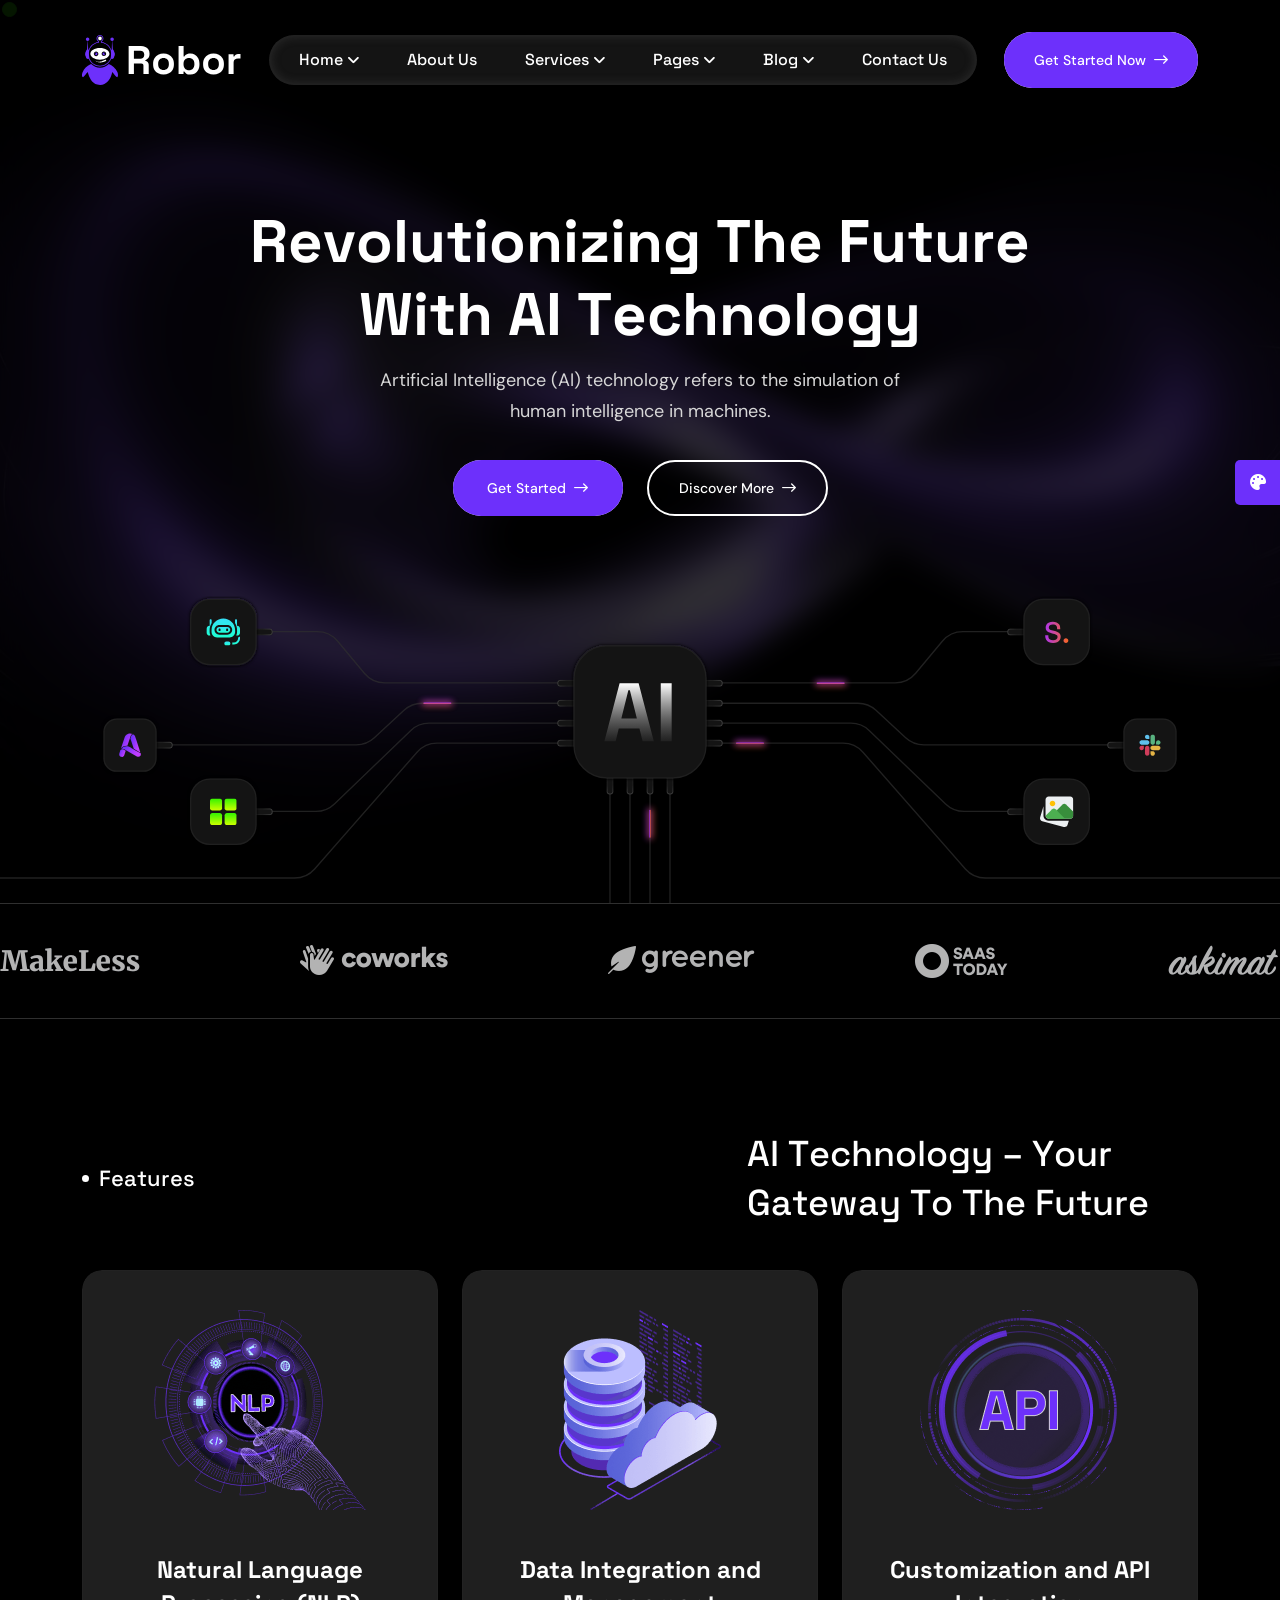
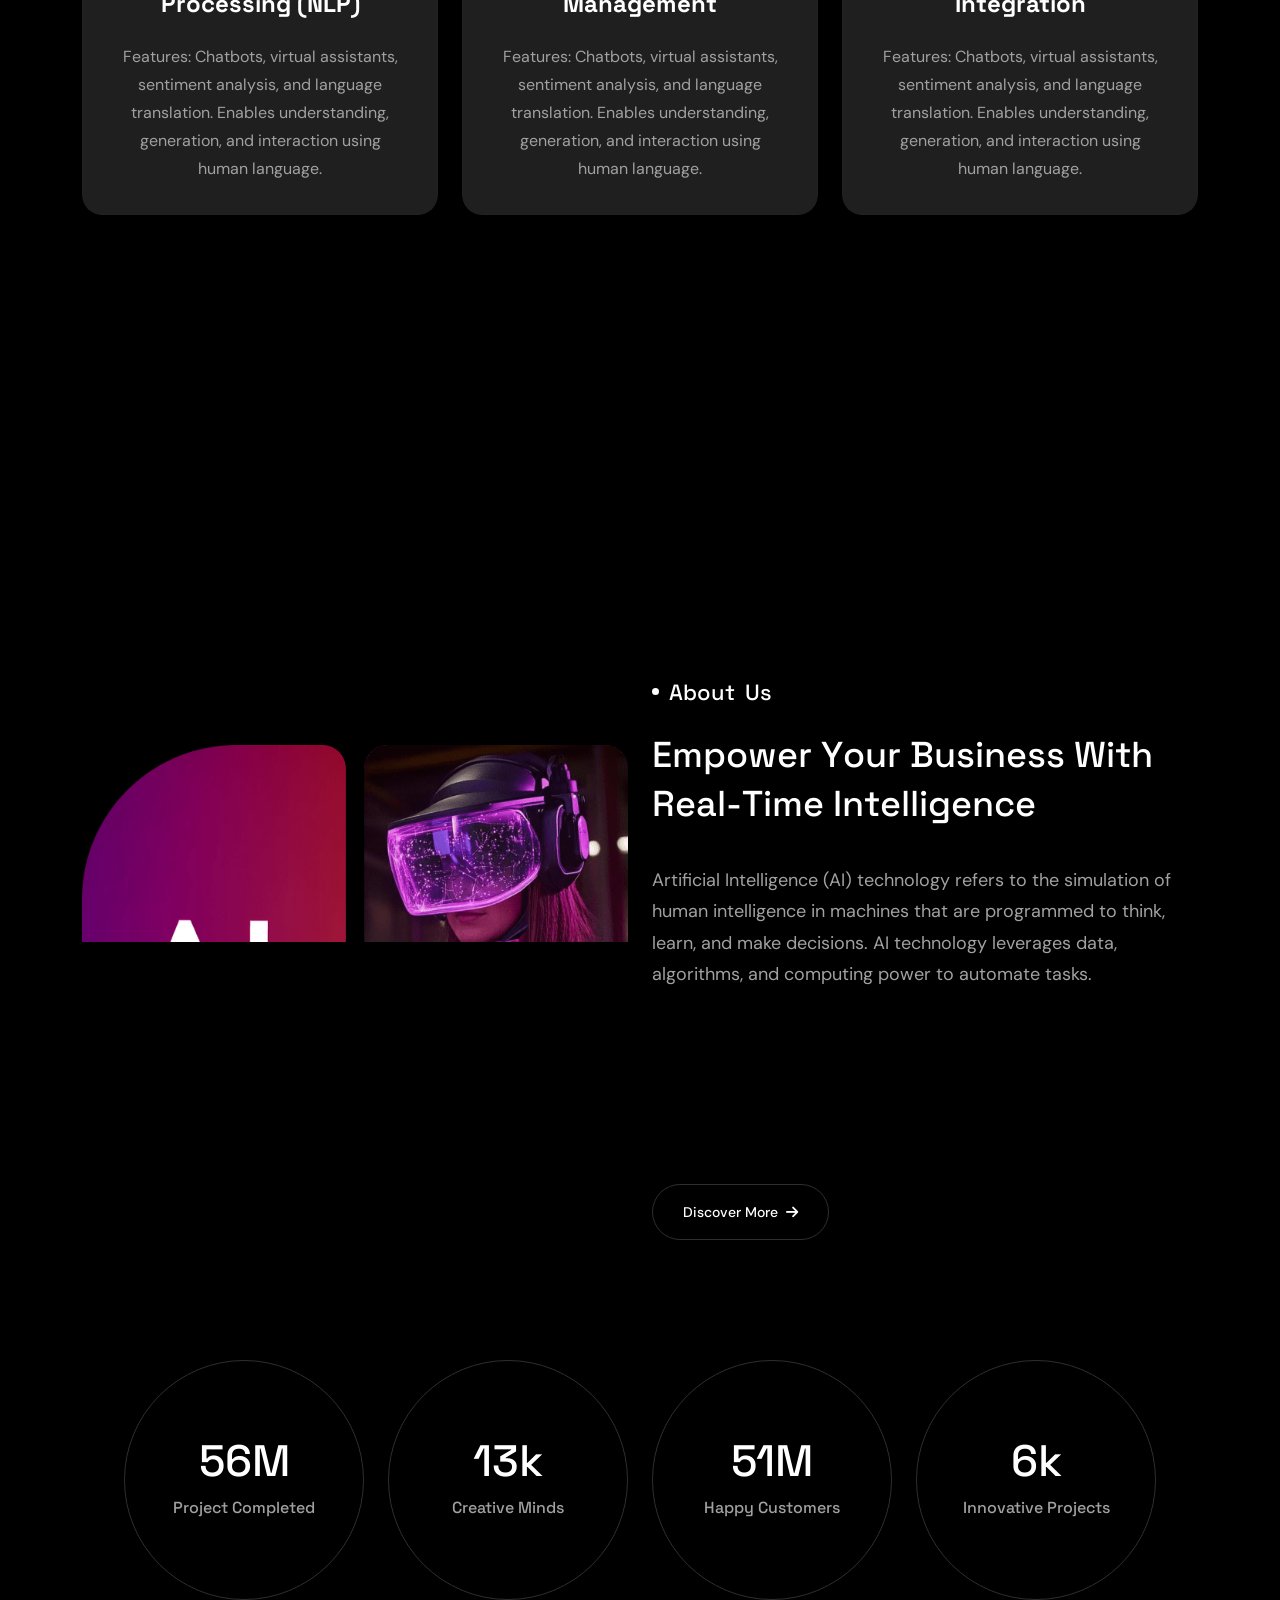
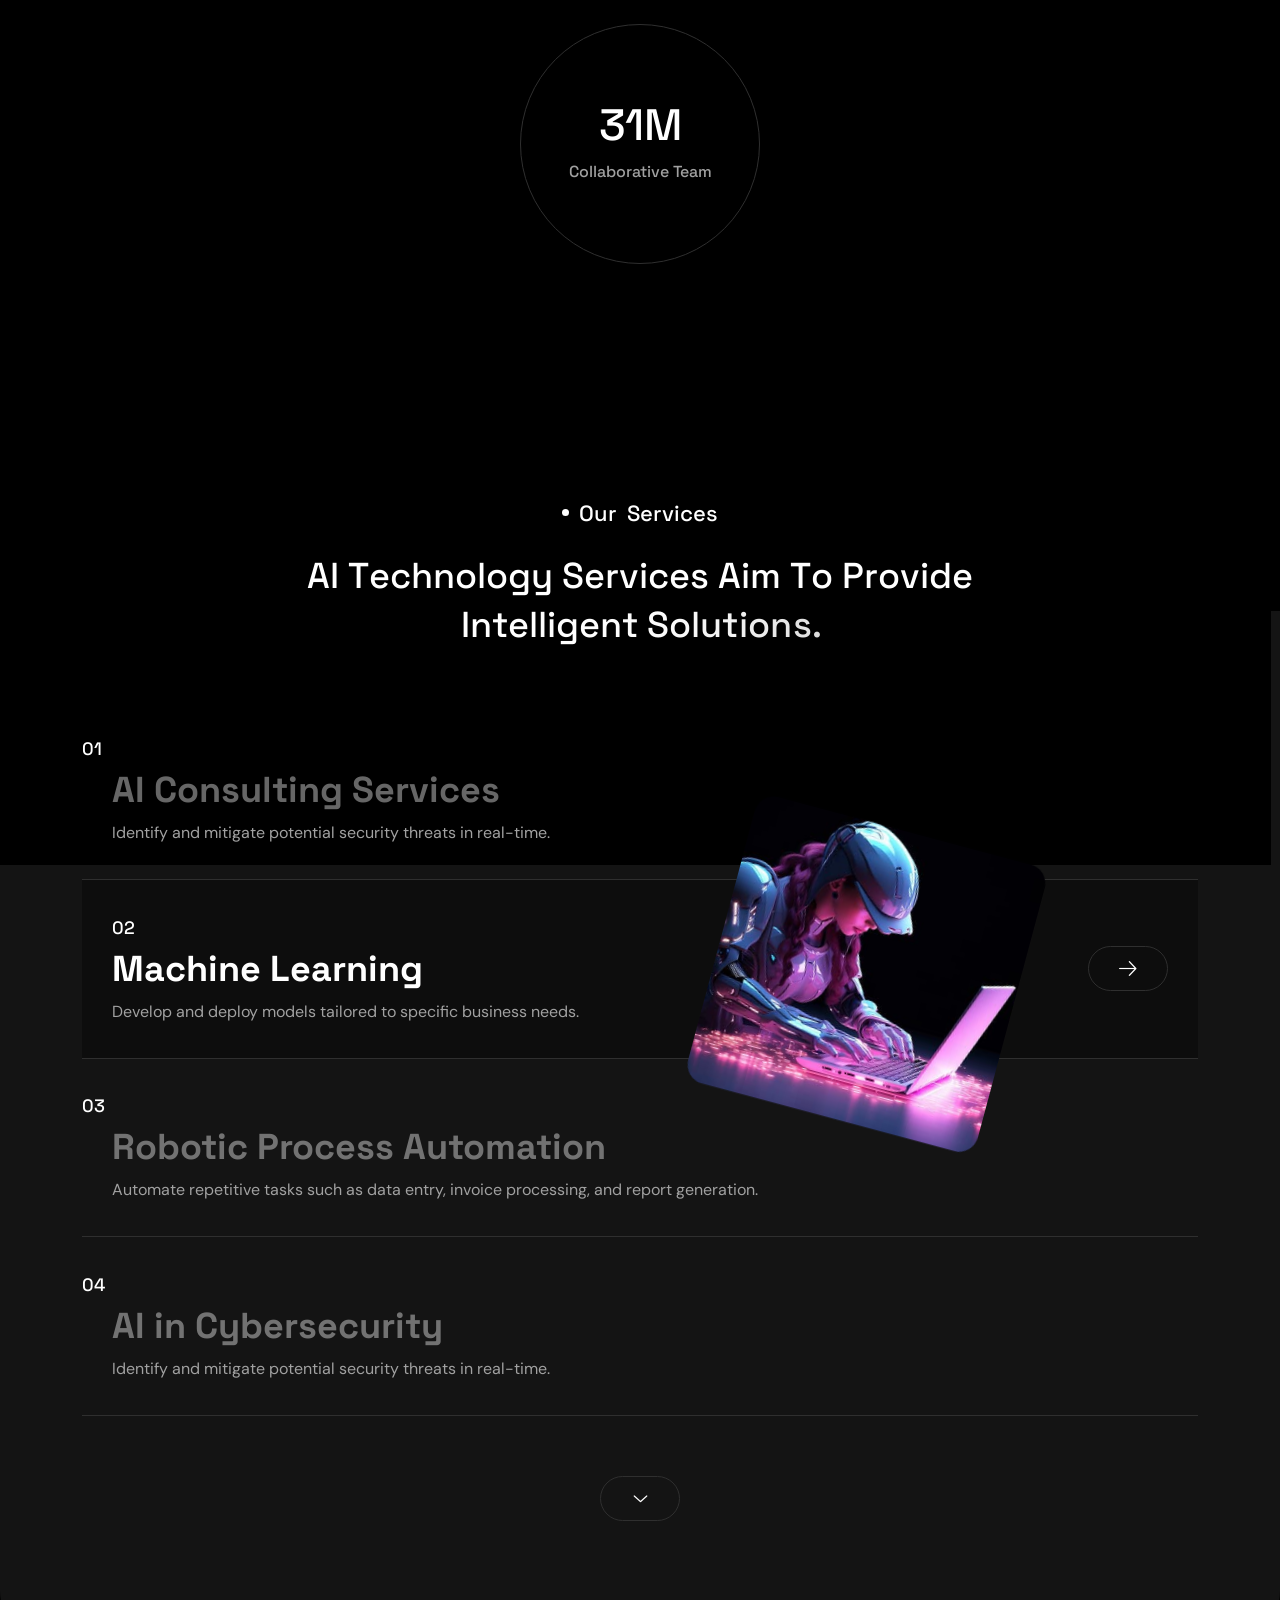
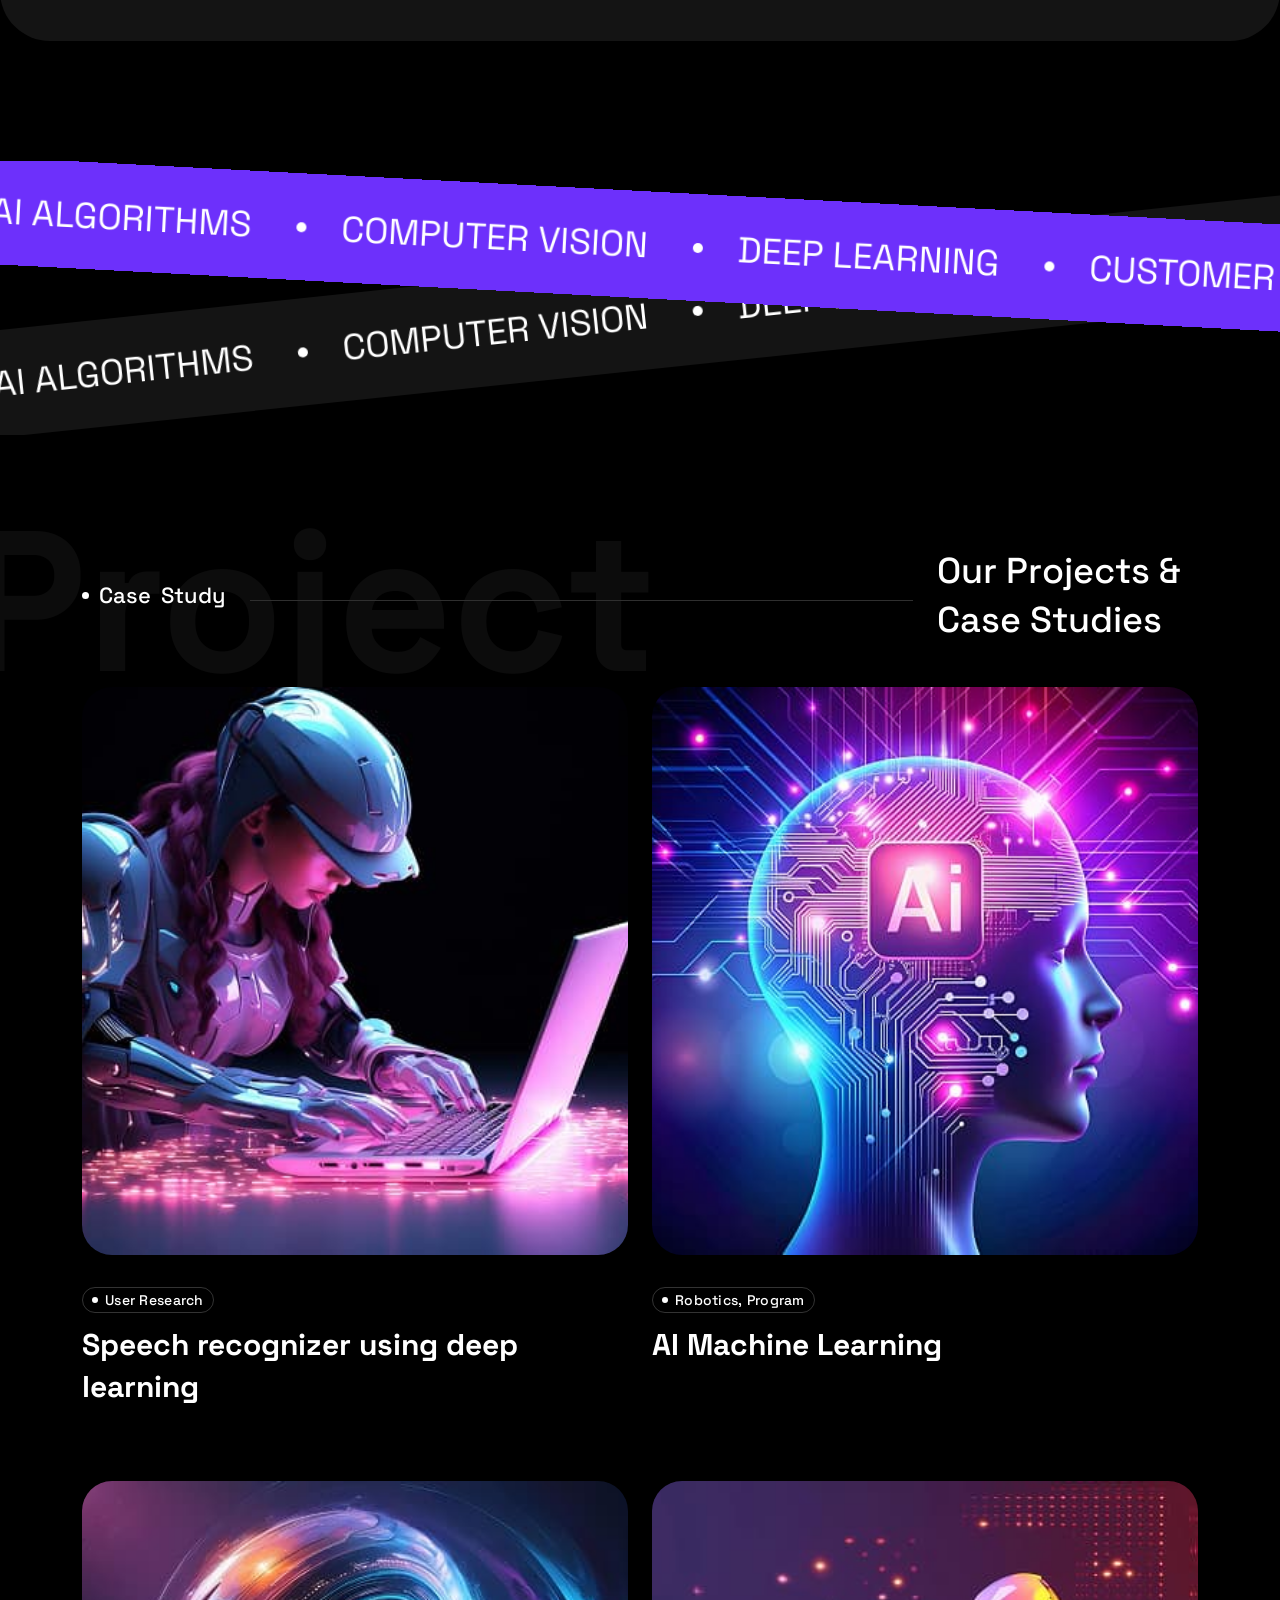
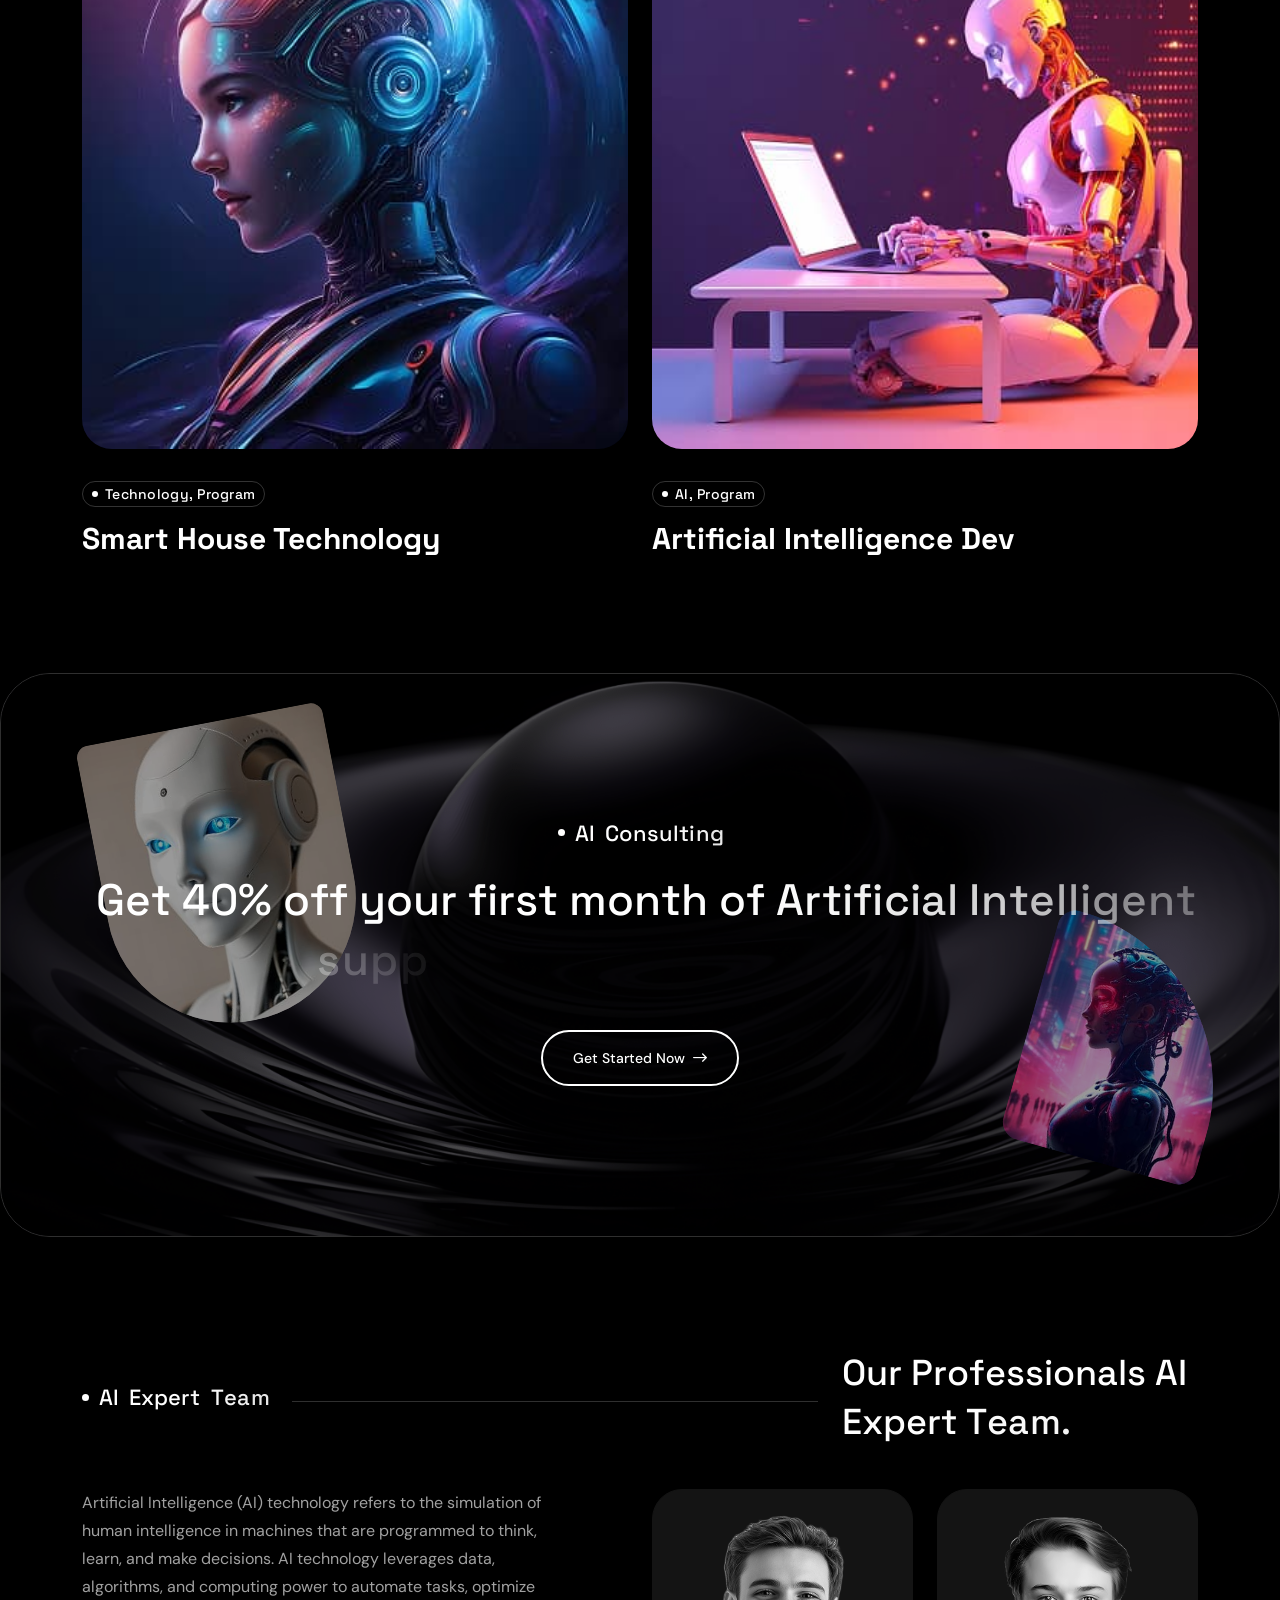
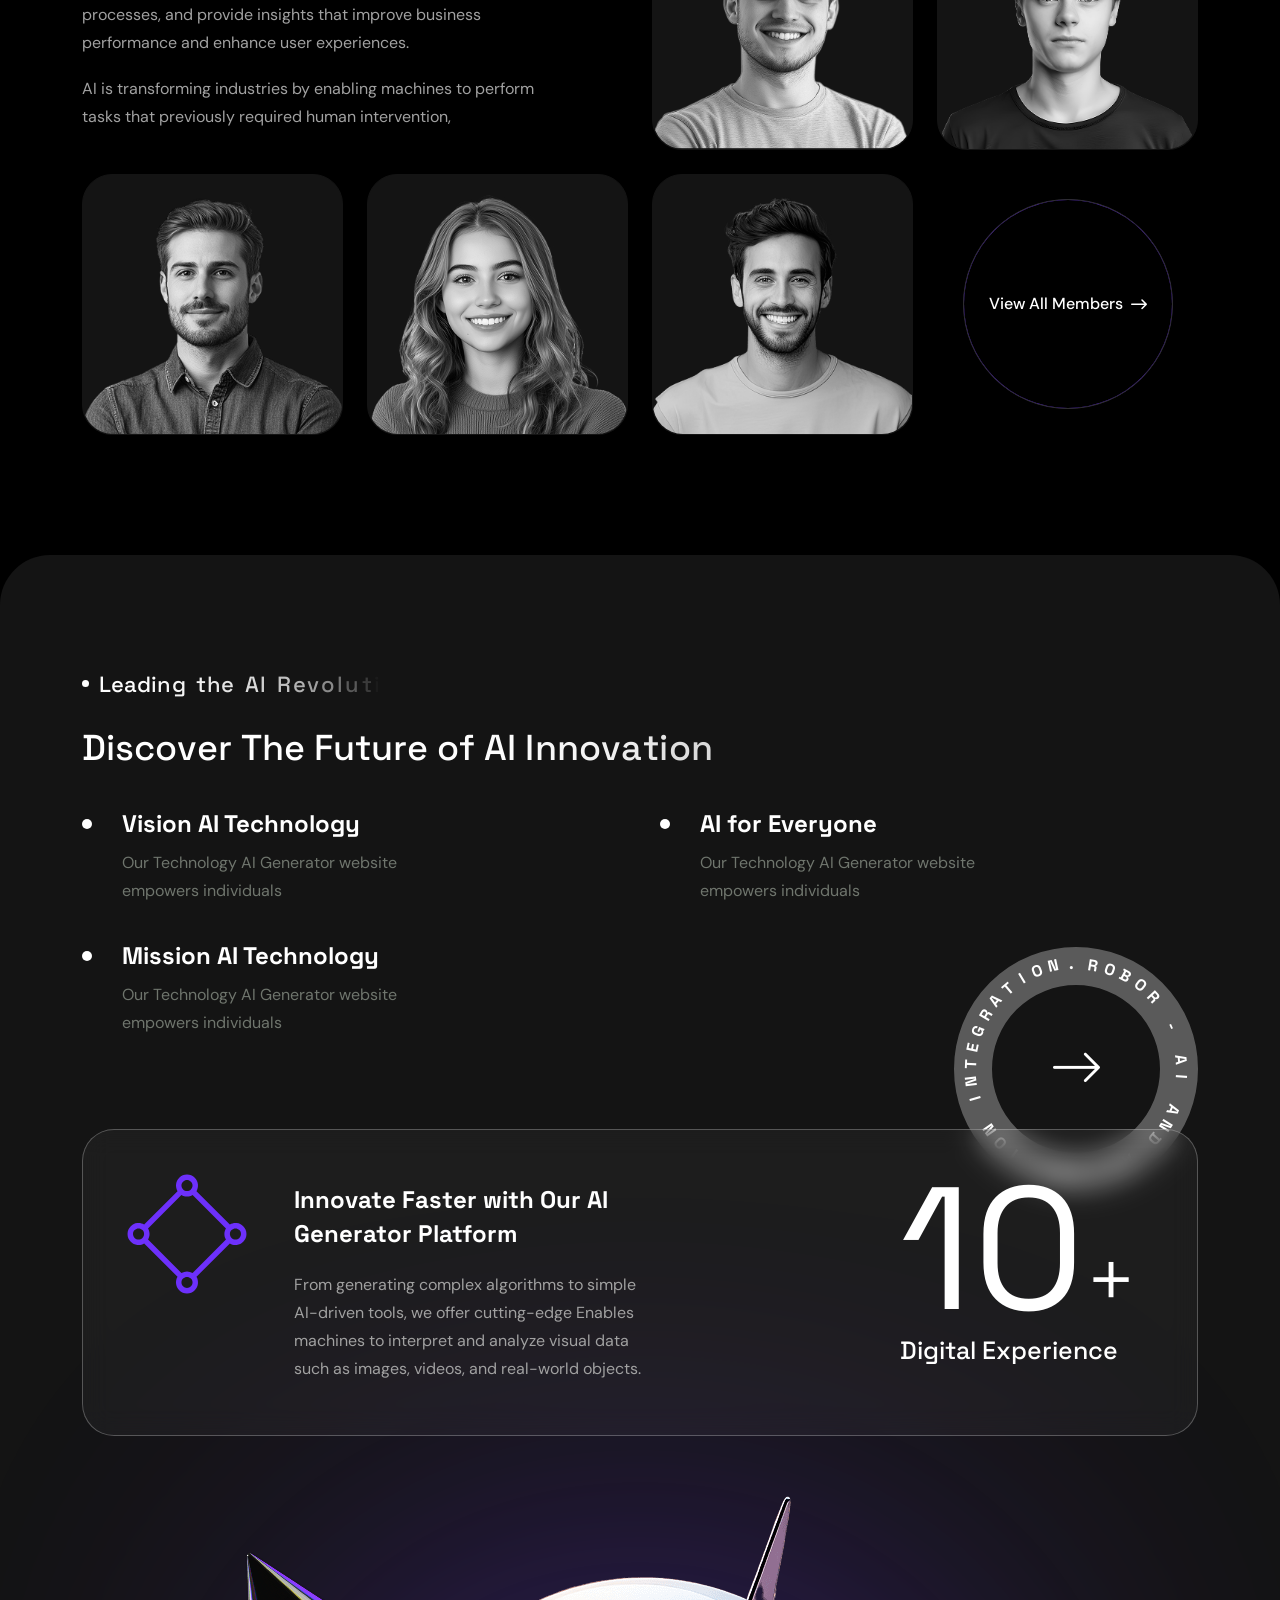
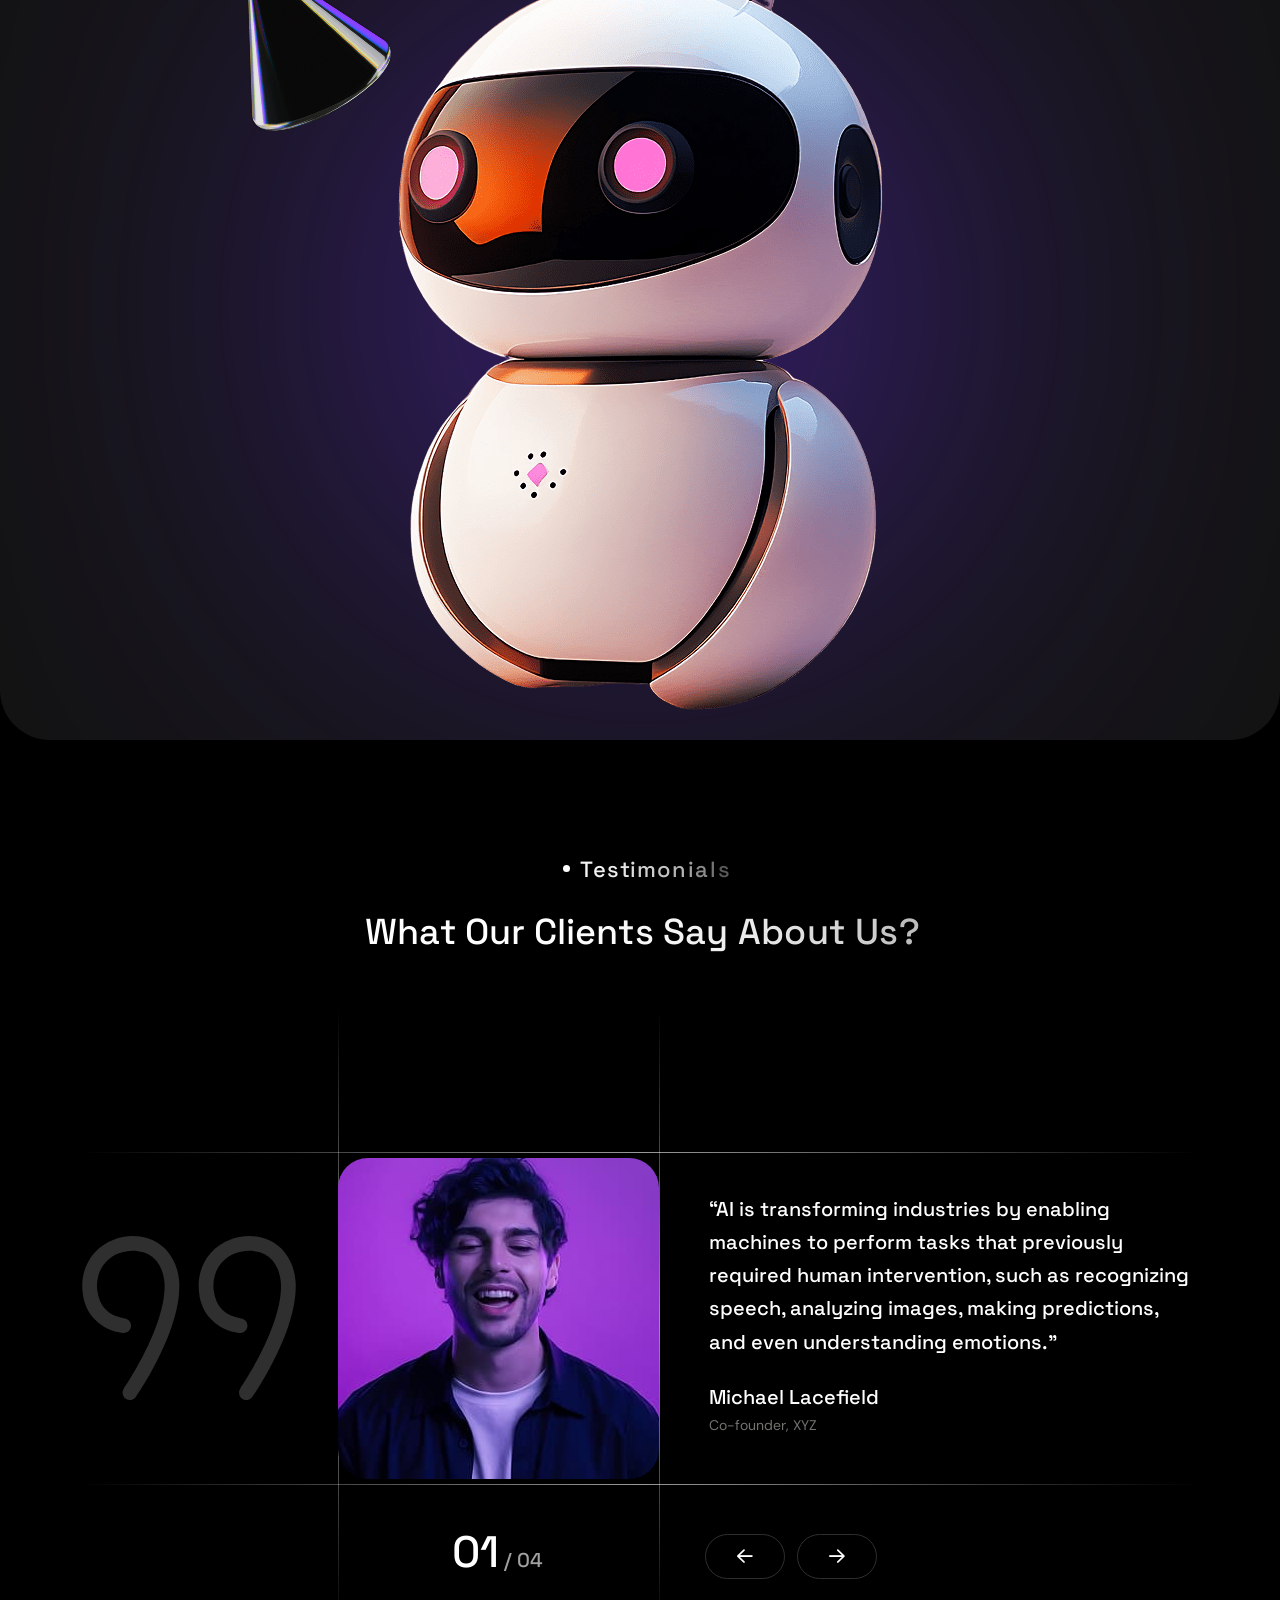
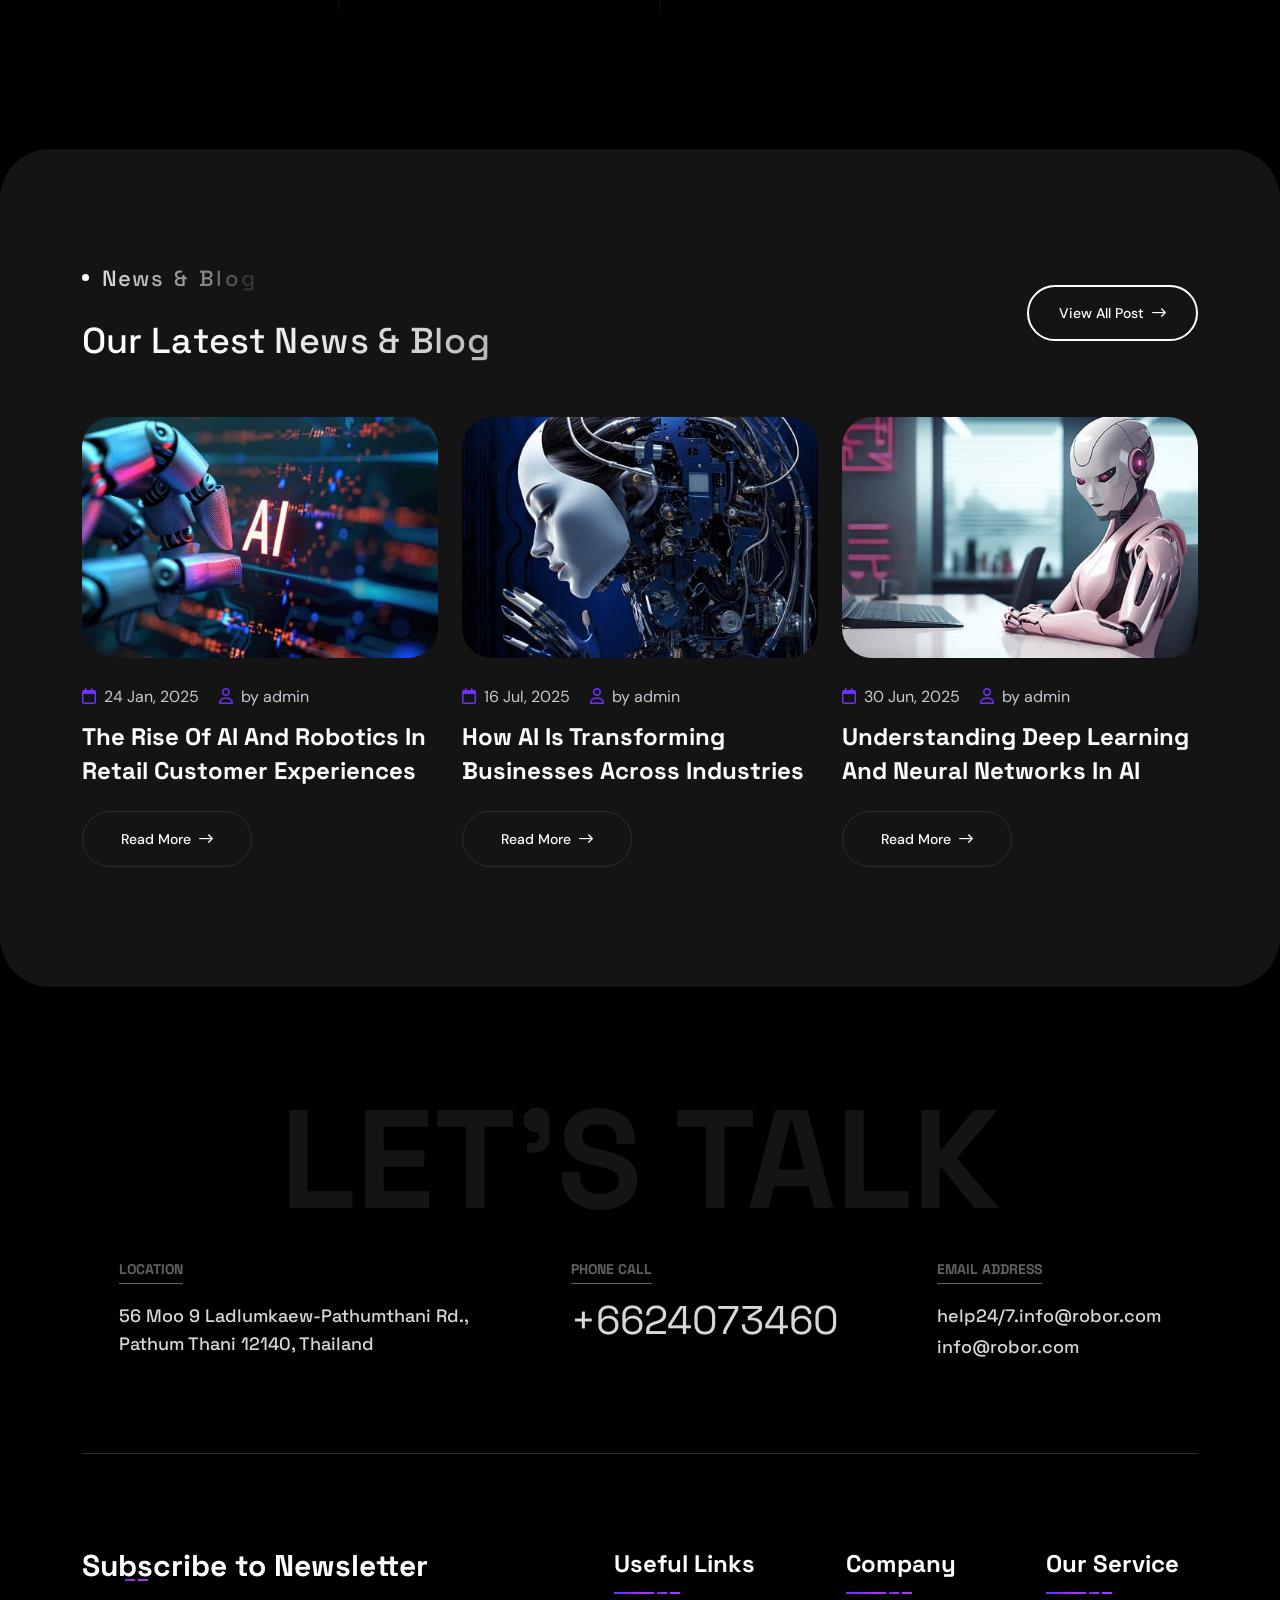
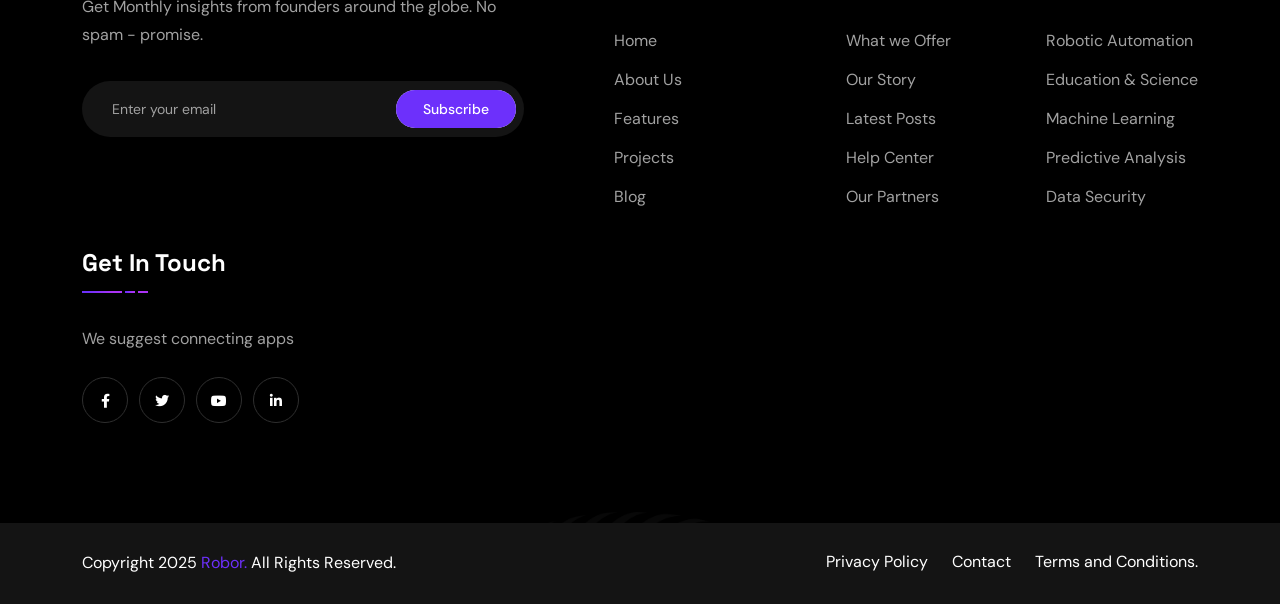
<file: home-2.html>
<!doctype html>
<html class="no-js" lang="zxx" dir="ltr">

<head>
    <meta charset="utf-8">
    <meta http-equiv="x-ua-compatible" content="ie=edge">
    <title>Robor - AI and Automation Integration HTML Template - Home Two</title>
    <meta name="author" content="Robor">
    <meta name="description" content="Robor - AI and Automation Integration HTML Template">
    <meta name="keywords" content="Robor - AI and Automation Integration HTML Template">
    <meta name="robots" content="INDEX,FOLLOW">

    <!-- Mobile Specific Metas -->
    <meta name="viewport" content="width=device-width, initial-scale=1, shrink-to-fit=no">

    <!-- Favicons - Place favicon.ico in the root directory -->
    <link rel="apple-touch-icon" sizes="57x57" href="assets/img/favicons/apple-icon-57x57.png">
    <link rel="apple-touch-icon" sizes="60x60" href="assets/img/favicons/apple-icon-60x60.png">
    <link rel="apple-touch-icon" sizes="72x72" href="assets/img/favicons/apple-icon-72x72.png">
    <link rel="apple-touch-icon" sizes="76x76" href="assets/img/favicons/apple-icon-76x76.png">
    <link rel="apple-touch-icon" sizes="114x114" href="assets/img/favicons/apple-icon-114x114.png">
    <link rel="apple-touch-icon" sizes="120x120" href="assets/img/favicons/apple-icon-120x120.png">
    <link rel="apple-touch-icon" sizes="144x144" href="assets/img/favicons/apple-icon-144x144.png">
    <link rel="apple-touch-icon" sizes="152x152" href="assets/img/favicons/apple-icon-152x152.png">
    <link rel="apple-touch-icon" sizes="180x180" href="assets/img/favicons/apple-icon-180x180.png">
    <link rel="icon" type="image/png" sizes="192x192" href="assets/img/favicons/android-icon-192x192.png">
    <link rel="icon" type="image/png" sizes="32x32" href="assets/img/favicons/favicon-32x32.png">
    <link rel="icon" type="image/png" sizes="96x96" href="assets/img/favicons/favicon-96x96.png">
    <link rel="icon" type="image/png" sizes="16x16" href="assets/img/favicons/favicon-16x16.png">
    <link rel="manifest" href="assets/img/favicons/manifest.json">
    <meta name="msapplication-TileColor" content="#ffffff">
    <meta name="msapplication-TileImage" content="assets/img/favicons/ms-icon-144x144.png">
    <meta name="theme-color" content="#ffffff">

    <!--==============================
	  Google Fonts
	============================== -->
    <link rel="preconnect" href="https://fonts.googleapis.com">
    <link rel="preconnect" href="https://fonts.gstatic.com" crossorigin>
    <link href="https://fonts.googleapis.com/css2?family=DM+Sans:ital,opsz,wght@0,9..40,100..1000;1,9..40,100..1000&family=Space+Grotesk:wght@300..700&display=swap" rel="stylesheet">

    <!--==============================
	    All CSS File
	============================== -->
    <!-- Bootstrap -->
    <link rel="stylesheet" href="assets/css/bootstrap.min.css">
    <!-- Fontawesome Icon -->
    <link rel="stylesheet" href="assets/css/fontawesome.min.css">
    <!-- Magnific Popup -->
    <link rel="stylesheet" href="assets/css/magnific-popup.min.css">
    <!-- Swiper CSS -->
    <link rel="stylesheet" href="assets/css/swiper-bundle.min.css">
    <!-- Theme Custom CSS -->
    <link rel="stylesheet" href="assets/css/style.css">

</head>

<body class="bg-black">

    <!--[if lte IE 9]>
    	<p class="browserupgrade">You are using an <strong>outdated</strong> browser. Please <a href="https://browsehappy.com/">upgrade your browser</a> to improve your experience and security.</p>
  	<![endif]-->


    <!--********************************
   		Code Start From Here 
	******************************** -->
    <div class="cursor-follower"></div>

    <!-- slider drag cursor -->
    <!-- <div class="slider-drag-cursor"> DRAG </div> -->

    <!--==============================
     Preloader
  ==============================-->
    <div class="preloader ">
        <button class="th-btn preloaderCls">Cancel Preloader </button>
        <div class="preloader-inner">
            <div class="bounce">
                <img src="assets/img/logo-icon.svg" alt="img">
            </div>
            <span class="loader">
                Robor
                <span class="loading-text">Robor</span>
            </span>
        </div>
    </div>

    <!--==============================
    Mobile Menu
  ============================== -->
    <div class="th-menu-wrapper">
        <div class="th-menu-area text-center">
            <button class="th-menu-toggle"><i class="fal fa-times"></i></button>
            <div class="mobile-logo">
                <a href="index.html"><img src="assets/img/logo2.svg" alt="Robor"></a>
            </div>
            <div class="th-mobile-menu">
                <ul>
                    <li class="menu-item-has-children">
                        <a href="index.html">Home</a>
                        <ul class="sub-menu">
                            <li class="menu-item-has-children">
                                <a href="#">Multipage</a>
                                <ul class="sub-menu">
                                    <li><a href="index.html">Home I (AI Startup)</a></li>
                                    <li><a href="home-2.html">Home II (AI Technology)</a></li>
                                    <li><a href="home-3.html">Home III (AI Agency)</a></li>
                                </ul>
                            </li>
                            <li class="menu-item-has-children">
                                <a href="#">Onepage</a>
                                <ul class="sub-menu">
                                    <li><a href="home-1-op.html">Home I (AI Startup)</a></li>
                                    <li><a href="home-2-op.html">Home II (AI Technology)</a></li>
                                    <li><a href="home-3-op.html">Home III (AI Agency)</a></li>
                                </ul>
                            </li>
                        </ul>
                    </li>
                    <li><a href="about.html">About Us</a></li>
                    <li class="menu-item-has-children">
                        <a href="#">Services</a>
                        <ul class="sub-menu">
                            <li><a href="service.html">Services</a></li>
                            <li><a href="service-details.html">Service Details</a></li>
                        </ul>
                    </li>
                    <li class="menu-item-has-children">
                        <a href="#">Pages</a>
                        <ul class="sub-menu">
                            <li class="menu-item-has-children">
                                <a href="#">Shop</a>
                                <ul class="sub-menu">
                                    <li><a href="shop.html">Shop</a></li>
                                    <li><a href="shop-details.html">Shop Details</a></li>
                                    <li><a href="cart.html">Cart Page</a></li>
                                    <li><a href="checkout.html">Checkout</a></li>
                                    <li><a href="wishlist.html">Wishlist</a></li>
                                </ul>
                            </li>
                            <li><a href="project.html">Project</a></li>
                            <li><a href="project-details.html">Project Details</a></li>
                            <li><a href="team.html">Our Team</a></li>
                            <li><a href="team-details.html">Team Details</a></li>
                            <li><a href="chatbot.html">Chatbot Integration</a></li>
                            <li><a href="pricing.html">Pricing</a></li>
                            <li><a href="testimonial.html">Testimonial</a></li>
                            <li><a href="faq.html">FAQ'S Page</a></li>
                            <li><a href="ai-consulting.html">AI Consulting</a></li>
                            <li><a href="error.html">Error Page</a></li>
                        </ul>
                    </li>
                    <li class="menu-item-has-children">
                        <a href="#">Blog</a>
                        <ul class="sub-menu">
                            <li><a href="blog.html">Blog Standard</a></li>
                            <li><a href="blog-2.html">Blog Grid</a></li>
                            <li><a href="blog-details.html">Blog Details</a></li>
                        </ul>
                    </li>
                    <li>
                        <a href="contact.html">Contact Us</a>
                    </li>
                </ul>
            </div>
        </div>
    </div>
    <div class="color-scheme-wrap active">
        <button class="switchIcon"><i class="fa-solid fa-palette"></i></button>
        <h3 class="color-scheme-wrap-title text-center">Color Switcher</h3>
        <div class="color-switch-btns">
            <button data-color="#FF4F38"><i class="fa-solid fa-droplet"></i></button>
            <button data-color="#3282FB"><i class="fa-solid fa-droplet"></i></button>
            <button data-color="#6D30FB"><i class="fa-solid fa-droplet"></i></button>
            <button data-color="#27AE60"><i class="fa-solid fa-droplet"></i></button>
            <button data-color="#FF7E02"><i class="fa-solid fa-droplet"></i></button>
        </div>
    </div><!--==============================
	Header Area
==============================-->
    <header class="th-header header-layout1">
        <div class="sticky-wrapper">
            <!-- Main Menu Area -->
            <div class="menu-area">
                <div class="container">
                    <div class="row align-items-center justify-content-between">
                        <div class="col-auto">
                            <div class="header-logo">
                                <a href="index.html">
                                    <img src="assets/img/logo.svg" alt="Robor">
                                </a>
                            </div>
                        </div>
                        <div class="col-auto">
                            <nav class="main-menu d-none d-lg-inline-block">
                                <ul>
                                    <li class="menu-item-has-children">
                                        <a href="index.html">Home</a>
                                        <ul class="mega-menu mega-menu-content allow-natural-scroll">
                                            <li>
                                                <div class="container">
                                                    <div class="row gy-4">
                                                        <div class="col-lg-4">
                                                            <div class="mega-menu-box">
                                                                <div class="mega-menu-img">
                                                                    <img src="assets/img/pages/index.jpg" alt="Home One">
                                                                    <div class="btn-wrap">
                                                                        <a href="index.html" class="th-btn style3">Multipage</a>
                                                                        <a href="home-1-op.html" class="th-btn style3">Onepage</a>
                                                                    </div>
                                                                </div>
                                                                <h3 class="mega-menu-title"><a href="index.html">Home I (AI Startup)</a></h3>
                                                            </div>
                                                        </div>
                                                        <div class="col-lg-4">
                                                            <div class="mega-menu-box">
                                                                <div class="mega-menu-img">
                                                                    <img src="assets/img/pages/home-2.jpg" alt="Home Two">
                                                                    <div class="btn-wrap">
                                                                        <a href="home-2.html" class="th-btn style3">Multipage</a>
                                                                        <a href="home-2-op.html" class="th-btn style3">Onepage</a>
                                                                    </div>
                                                                </div>
                                                                <h3 class="mega-menu-title"><a href="home-2.html">Home II (AI Technology)</a></h3>
                                                            </div>
                                                        </div>
                                                        <div class="col-lg-4">
                                                            <div class="mega-menu-box">
                                                                <div class="mega-menu-img">
                                                                    <img src="assets/img/pages/home-3.jpg" alt="Home Three">
                                                                    <div class="btn-wrap">
                                                                        <a href="home-3.html" class="th-btn style3">Multipage</a>
                                                                        <a href="home-3-op.html" class="th-btn style3">Onepage</a>
                                                                    </div>
                                                                </div>
                                                                <h3 class="mega-menu-title"><a href="home-3.html">Home III (AI Agency)</a></h3>
                                                            </div>
                                                        </div>
                                                    </div>
                                                </div>
                                            </li>
                                        </ul>
                                    </li>
                                    <li><a href="about.html">About Us</a></li>
                                    <li class="menu-item-has-children">
                                        <a href="#">Services</a>
                                        <ul class="sub-menu">
                                            <li><a href="service.html">Services</a></li>
                                            <li><a href="service-details.html">Service Details</a></li>
                                        </ul>
                                    </li>
                                    <li class="menu-item-has-children">
                                        <a href="#">Pages</a>
                                        <ul class="sub-menu">
                                            <li class="menu-item-has-children">
                                                <a href="#">Shop</a>
                                                <ul class="sub-menu">
                                                    <li><a href="shop.html">Shop</a></li>
                                                    <li><a href="shop-details.html">Shop Details</a></li>
                                                    <li><a href="cart.html">Cart Page</a></li>
                                                    <li><a href="checkout.html">Checkout</a></li>
                                                    <li><a href="wishlist.html">Wishlist</a></li>
                                                </ul>
                                            </li>
                                            <li><a href="project.html">Project</a></li>
                                            <li><a href="project-details.html">Project Details</a></li>
                                            <li><a href="team.html">Our Team</a></li>
                                            <li><a href="team-details.html">Team Details</a></li>
                                            <li><a href="chatbot.html">Chatbot Integration</a></li>
                                            <li><a href="pricing.html">Pricing</a></li>
                                            <li><a href="testimonial.html">Testimonial</a></li>
                                            <li><a href="faq.html">FAQ'S Page</a></li>
                                            <li><a href="ai-consulting.html">AI Consulting</a></li>
                                            <li><a href="error.html">Error Page</a></li>
                                        </ul>
                                    </li>
                                    <li class="menu-item-has-children">
                                        <a href="#">Blog</a>
                                        <ul class="sub-menu">
                                            <li><a href="blog.html">Blog Standard</a></li>
                                            <li><a href="blog-2.html">Blog Grid</a></li>
                                            <li><a href="blog-details.html">Blog Details</a></li>
                                        </ul>
                                    </li>
                                    <li>
                                        <a href="contact.html">Contact Us</a>
                                    </li>
                                </ul>
                            </nav>
                            <div class="header-button d-flex d-lg-none">
                                <button type="button" class="th-menu-toggle icon-btn"><i class="far fa-bars"></i></button>
                            </div>
                        </div>
                        <div class="col-auto d-none d-xl-block">
                            <div class="header-button">
                                <a href="contact.html" class="th-btn style2">Get Started Now <i class="far fa-long-arrow-right ms-2"></i></a>
                            </div>
                        </div>
                    </div>
                </div>
            </div>
        </div>
    </header>



    <!--==============================
Hero Area
==============================-->
    <div class="th-hero-wrapper hero-2" id="hero">
        <div class="th-hero-bg" data-bg-src="assets/img/hero/hero_bg_2_1.jpg"></div>
        <div class="hero-inner">
            <div class="container">
                <div class="row justify-content-center">
                    <div class="col-xl-9 col-lg-10">
                        <div class="hero-style2 text-center">
                            <h1 class="hero-title text-white text-anim2" data-cue="slideInUp" data-delay="100">
                                Revolutionizing The Future With AI Technology
                            </h1>
                            <p class="hero-text text-anim2" data-cue="slideInUp" data-delay="300">Artificial Intelligence (AI) technology refers to the simulation of human intelligence in machines.</p>
                            <div class="btn-wrap justify-content-center" data-cue="slideInUp" data-delay="500">
                                <a href="service.html" class="th-btn style2">Get Started <i class="far fa-long-arrow-right ms-2"></i></a>
                                <a href="contact.html" class="th-btn style-border2">Discover More <i class="far fa-long-arrow-right ms-2"></i></a>
                            </div>
                        </div>
                    </div>

                </div>
            </div>
            <div class="hero-category-wrap">
                <div class="hero-category-bg">
                    <img src="assets/img/hero/hero-category-bg2.svg" alt="img">
                </div>
                <!-- <div class="hero-main-category"><img src="assets/img/icon/hero/hero-category1-1.svg" alt="img"></div>
            <div class="hero-category-list">
                <div class="hero-category-card"><img src="assets/img/icon/hero/hero-category1-2.svg" alt="img"></div>
                <div class="hero-category-card"><img src="assets/img/icon/hero/hero-category1-3.svg" alt="img"></div>
                <div class="hero-category-card"><img src="assets/img/icon/hero/hero-category1-4.svg" alt="img"></div>
                <div class="hero-category-card"><img src="assets/img/icon/hero/hero-category1-5.svg" alt="img"></div>
                <div class="hero-category-card"><img src="assets/img/icon/hero/hero-category1-6.svg" alt="img"></div>
                <div class="hero-category-card"><img src="assets/img/icon/hero/hero-category1-7.svg" alt="img"></div>
            </div> -->
            </div>
        </div>
    </div>
    <!--======== / Hero Section ========-->
    <!--==============================
Brand Area  
==============================-->
    <div class="overflow-hidden brand-area-2 position-relative z-index-2">
        <div class="container-fluid p-0">
            <div class="brand-wrap2 pt-40 pb-40 text-center">
                <div class="swiper th-slider" data-cue="slideInUp" id="brandSlider1" data-slider-options='{"breakpoints":{"0":{"slidesPerView":"auto"}},"autoplay":{"delay":0,"disableOnInteraction":false},"noSwiping":"false","speed":6000,"spaceBetween":160}'>
                    <div class="swiper-wrapper">
                        <div class="swiper-slide">
                            <a href="blog.html" class="brand-box">
                                <img src="assets/img/brand/brand1-1.svg" alt="Brand Logo">
                            </a>
                        </div>
                        <div class="swiper-slide">
                            <a href="blog.html" class="brand-box">
                                <img src="assets/img/brand/brand1-2.svg" alt="Brand Logo">
                            </a>
                        </div>
                        <div class="swiper-slide">
                            <a href="blog.html" class="brand-box">
                                <img src="assets/img/brand/brand1-3.svg" alt="Brand Logo">
                            </a>
                        </div>
                        <div class="swiper-slide">
                            <a href="blog.html" class="brand-box">
                                <img src="assets/img/brand/brand1-4.svg" alt="Brand Logo">
                            </a>
                        </div>
                        <div class="swiper-slide">
                            <a href="blog.html" class="brand-box">
                                <img src="assets/img/brand/brand1-5.svg" alt="Brand Logo">
                            </a>
                        </div>
                        <div class="swiper-slide">
                            <a href="blog.html" class="brand-box">
                                <img src="assets/img/brand/brand1-6.svg" alt="Brand Logo">
                            </a>
                        </div>
                        <div class="swiper-slide">
                            <a href="blog.html" class="brand-box">
                                <img src="assets/img/brand/brand1-1.svg" alt="Brand Logo">
                            </a>
                        </div>
                        <div class="swiper-slide">
                            <a href="blog.html" class="brand-box">
                                <img src="assets/img/brand/brand1-2.svg" alt="Brand Logo">
                            </a>
                        </div>
                        <div class="swiper-slide">
                            <a href="blog.html" class="brand-box">
                                <img src="assets/img/brand/brand1-3.svg" alt="Brand Logo">
                            </a>
                        </div>
                        <div class="swiper-slide">
                            <a href="blog.html" class="brand-box">
                                <img src="assets/img/brand/brand1-4.svg" alt="Brand Logo">
                            </a>
                        </div>
                        <div class="swiper-slide">
                            <a href="blog.html" class="brand-box">
                                <img src="assets/img/brand/brand1-5.svg" alt="Brand Logo">
                            </a>
                        </div>
                        <div class="swiper-slide">
                            <a href="blog.html" class="brand-box">
                                <img src="assets/img/brand/brand1-6.svg" alt="Brand Logo">
                            </a>
                        </div>
                        <div class="swiper-slide">
                            <a href="blog.html" class="brand-box">
                                <img src="assets/img/brand/brand1-1.svg" alt="Brand Logo">
                            </a>
                        </div>
                        <div class="swiper-slide">
                            <a href="blog.html" class="brand-box">
                                <img src="assets/img/brand/brand1-2.svg" alt="Brand Logo">
                            </a>
                        </div>
                        <div class="swiper-slide">
                            <a href="blog.html" class="brand-box">
                                <img src="assets/img/brand/brand1-3.svg" alt="Brand Logo">
                            </a>
                        </div>
                        <div class="swiper-slide">
                            <a href="blog.html" class="brand-box">
                                <img src="assets/img/brand/brand1-4.svg" alt="Brand Logo">
                            </a>
                        </div>
                        <div class="swiper-slide">
                            <a href="blog.html" class="brand-box">
                                <img src="assets/img/brand/brand1-5.svg" alt="Brand Logo">
                            </a>
                        </div>
                        <div class="swiper-slide">
                            <a href="blog.html" class="brand-box">
                                <img src="assets/img/brand/brand1-6.svg" alt="Brand Logo">
                            </a>
                        </div>
                        <div class="swiper-slide">
                            <a href="blog.html" class="brand-box">
                                <img src="assets/img/brand/brand1-1.svg" alt="Brand Logo">
                            </a>
                        </div>
                        <div class="swiper-slide">
                            <a href="blog.html" class="brand-box">
                                <img src="assets/img/brand/brand1-2.svg" alt="Brand Logo">
                            </a>
                        </div>
                        <div class="swiper-slide">
                            <a href="blog.html" class="brand-box">
                                <img src="assets/img/brand/brand1-3.svg" alt="Brand Logo">
                            </a>
                        </div>
                        <div class="swiper-slide">
                            <a href="blog.html" class="brand-box">
                                <img src="assets/img/brand/brand1-4.svg" alt="Brand Logo">
                            </a>
                        </div>
                        <div class="swiper-slide">
                            <a href="blog.html" class="brand-box">
                                <img src="assets/img/brand/brand1-5.svg" alt="Brand Logo">
                            </a>
                        </div>
                        <div class="swiper-slide">
                            <a href="blog.html" class="brand-box">
                                <img src="assets/img/brand/brand1-6.svg" alt="Brand Logo">
                            </a>
                        </div>
                    </div>

                </div>
            </div>
        </div>
    </div><!--==============================
Feature Area  
==============================-->
    <section class="space overflow-hidden">
        <div class="container">
            <div class="title-area text-xl-start text-center">
                <div class="row justify-content-between align-items-center">
                    <div class="col-xl-auto">
                        <h2 class="sub-title2 text-white text-anim justify-content-xl-start justify-content-center" data-cue="slideInLeft">Features</h2>
                    </div>
                    <div class="col-md d-none d-xl-block">
                        <hr class="title-line bg-black3 mb-0">
                    </div>
                    <div class="col-xl-5">
                        <h2 class="sec-title style2 text-anim2 text-white mb-0" data-cue="slideInLeft">AI Technology – Your Gateway
                            To The Future</h2>
                    </div>
                </div>
            </div>
            <div class="row gy-4 justify-content-center">
                <div class="col-xl-4 col-md-6" data-cue="slideInUp">
                    <div class="feature-card style2">
                        <div class="box-img">
                            <img src="assets/img/feature/2-1.png" alt="icon">
                        </div>
                        <h3 class="box-title">Natural Language Processing (NLP)</h3>
                        <p class="box-text">Features: Chatbots, virtual assistants, sentiment analysis, and language translation. Enables understanding, generation, and interaction using human language.</p>
                    </div>
                </div>
                <div class="col-xl-4 col-md-6" data-cue="slideInUp">
                    <div class="feature-card style2">
                        <div class="box-img">
                            <img src="assets/img/feature/2-2.png" alt="icon">
                        </div>
                        <h3 class="box-title">Data Integration and Management</h3>
                        <p class="box-text">Features: Chatbots, virtual assistants, sentiment analysis, and language translation. Enables understanding, generation, and interaction using human language.</p>
                    </div>
                </div>
                <div class="col-xl-4 col-md-6" data-cue="slideInUp">
                    <div class="feature-card style2">
                        <div class="box-img">
                            <img src="assets/img/feature/2-3.png" alt="icon">
                        </div>
                        <h3 class="box-title">Customization and API Integration</h3>
                        <p class="box-text">Features: Chatbots, virtual assistants, sentiment analysis, and language translation. Enables understanding, generation, and interaction using human language.</p>
                    </div>
                </div>
            </div>
        </div>
    </section>
    <!--==============================
Cta Area  
==============================-->
    <div class="cta-area-1 overflow-hidden">
        <div class="container">
            <div class="row">
                <div class="col-12">
                    <div class="cta-wrap1" data-cue="slideInUp">
                        <h2 class="sec-title style2 text-white text-center mb-0">
                            At Robor Al Technology Business, We Are Dedicated To
                            <span class="text-stroke">Democratizing Artificial Intelligence.</span>
                            <span class="cta-img">
                                <img src="assets/img/normal/cta-img1-1.jpg" alt="img">
                                <a href="https://www.youtube.com/watch?v=_sI_Ps7JSEk" class="play-btn style2 popup-video">
                                    <i class="fa-sharp-duotone fa-solid fa-play"></i>
                                </a>
                            </span>
                            <span class="text-stroke">Our Mission Is To Provide</span>
                            Cutting-Edge Al Solutions That Empower Businesses To Thrive
                            <span class="text-stroke">In</span>
                            <div class="cta-img">
                                <img src="assets/img/normal/cta-img1-2.jpg" alt="img">
                            </div>
                            <span class="text-stroke">The Digital Age.</span>
                        </h2>
                    </div>
                </div>
            </div>
        </div>
    </div>
    <!--==============================
About Area  
==============================-->
    <div class="overflow-hidden position-relative space overflow-hidden" id="about-sec">
        <div class="container">
            <div class="row gx-100 gy-60 align-items-center">
                <div class="col-xxl-6 col-xl-6">
                    <div class="img-box2" data-cue="slideInLeft">
                        <div class="img1">
                            <img src="assets/img/normal/about-thumb2-1.jpg" alt="About">
                        </div>
                    </div>
                </div>
                <div class="col-xxl-6 col-xl-6">
                    <div class="about-wrap2">
                        <div class="title-area mb-35">
                            <span class="sub-title2 mb-30 text-anim text-white" data-cue="slideInUp">About Us</span>
                            <h2 class="sec-title style2 text-anim2 text-white" data-cue="slideInUp">Empower Your Business With Real-Time Intelligence</h2>
                        </div>
                        <p class="sec-text text-gray3 mb-25" data-cue="slideInUp">Artificial Intelligence (AI) technology refers to the simulation of human intelligence in machines that are programmed to think, learn, and make decisions. AI technology leverages data, algorithms, and computing power to automate tasks.</p>
                        <div class="checklist style4" data-cue="slideInUp">
                            <ul>
                                <li><img src="assets/img/icon/check-icon1-1.svg" alt="img"> Advanced Artificial Intelligence Capabilities for Enhanced Efficiency.</li>
                                <li><img src="assets/img/icon/check-icon1-1.svg" alt="img"> Real-time Data Analysis and Monitoring for Optimized Performance.</li>
                                <li><img src="assets/img/icon/check-icon1-1.svg" alt="img"> Collaborative and Autonomous Robots for Seamless Integration</li>
                            </ul>
                        </div>
                        <div class="btn-wrap mt-50" data-cue="slideInUp">
                            <a href="contact.html" class="th-btn style-border3">Discover More <i class="fas fa-arrow-right ms-2"></i></a>
                        </div>
                    </div>
                </div>
            </div>
        </div>
    </div>


    <!--==============================
Counter Area  
==============================-->
    <div class="counter-area-2 space-bottom overflow-hidden">
        <div class="container">
            <div class="counter-wrap2">
                <div class="counter-card2" data-cue="slideInUp">
                    <div class="media-body">
                        <h2 class="box-number text-white"><span class="counter-number">68</span>M</h2>
                        <p class="box-text">Project Completed</p>
                    </div>
                </div>
                <div class="counter-card2" data-cue="slideInUp">
                    <div class="media-body">
                        <h2 class="box-number text-white"><span class="counter-number">16</span>k</h2>
                        <p class="box-text">Creative Minds</p>
                    </div>
                </div>
                <div class="counter-card2" data-cue="slideInUp">
                    <div class="media-body">
                        <h2 class="box-number text-white"><span class="counter-number">62</span>M</h2>
                        <p class="box-text">Happy Customers</p>
                    </div>
                </div>
                <div class="counter-card2" data-cue="slideInUp">
                    <div class="media-body">
                        <h2 class="box-number text-white"><span class="counter-number">7</span>k</h2>
                        <p class="box-text">Innovative Projects</p>
                    </div>
                </div>
                <div class="counter-card2" data-cue="slideInUp">
                    <div class="media-body">
                        <h2 class="box-number text-white"><span class="counter-number">38</span>M</h2>
                        <p class="box-text">Collaborative Team</p>
                    </div>
                </div>
            </div>
        </div>
    </div>
    <!--==============================
Service Area  
==============================-->
    <section class="overflow-hidden space-bottom overflow-hidden" id="service-sec">
        <div class="service-wrap2 bg-gray space">
            <div class="container">
                <div class="row justify-content-center">
                    <div class="col-xxl-7 col-xl-8">
                        <div class="title-area text-center mb-50">
                            <span class="sub-title2 justify-content-center mb-30 text-anim text-white" data-cue="slideInUp">Our Services</span>
                            <h2 class="sec-title style2 text-anim2 text-white" data-cue="slideInUp">AI Technology Services Aim To Provide
                                Intelligent Solutions.</h2>
                        </div>
                    </div>

                </div>
                <div class="row">
                    <div class="col-12">
                        <div class="service-list-wrap">
                            <div class="service-card2 hover-item " data-cue="slideInUp">
                                <div class="box-img">
                                    <img src="assets/img/service/service_card_2_2.jpg" alt="img">
                                </div>
                                <div class="box-content">
                                    <div class="box-number text-white">
                                        01 </div>
                                    <h3 class="box-title text-white"><a href="service.html">AI Consulting Services</a></h3>
                                    <p class="box-text">Identify and mitigate potential security threats in real-time.</p>
                                </div>
                                <a href="service-details.html" class="icon-btn style2"><i class="fal fa-arrow-right"></i></a>
                            </div>
                            <div class="service-card2 hover-item item-active" data-cue="slideInUp">
                                <div class="box-img">
                                    <img src="assets/img/service/service_card_2_1.jpg" alt="img">
                                </div>
                                <div class="box-content">
                                    <div class="box-number text-white">
                                        02 </div>
                                    <h3 class="box-title text-white"><a href="service.html">Machine Learning</a></h3>
                                    <p class="box-text">Develop and deploy models tailored to specific business needs.</p>
                                </div>
                                <a href="service-details.html" class="icon-btn style2"><i class="fal fa-arrow-right"></i></a>
                            </div>
                            <div class="service-card2 hover-item " data-cue="slideInUp">
                                <div class="box-img">
                                    <img src="assets/img/service/service_card_2_3.jpg" alt="img">
                                </div>
                                <div class="box-content">
                                    <div class="box-number text-white">
                                        03 </div>
                                    <h3 class="box-title text-white"><a href="service.html">Robotic Process Automation</a></h3>
                                    <p class="box-text">Automate repetitive tasks such as data entry, invoice processing, and report generation.</p>
                                </div>
                                <a href="service-details.html" class="icon-btn style2"><i class="fal fa-arrow-right"></i></a>
                            </div>
                            <div class="service-card2 hover-item " data-cue="slideInUp">
                                <div class="box-img">
                                    <img src="assets/img/service/service_card_2_4.jpg" alt="img">
                                </div>
                                <div class="box-content">
                                    <div class="box-number text-white">
                                        04 </div>
                                    <h3 class="box-title text-white"><a href="service.html">AI in Cybersecurity</a></h3>
                                    <p class="box-text">Identify and mitigate potential security threats in real-time.</p>
                                </div>
                                <a href="service-details.html" class="icon-btn style2"><i class="fal fa-arrow-right"></i></a>
                            </div>
                        </div>
                        <div class="btn-wrap justify-content-center mt-60">
                            <a href="service.html" class="icon-btn style2"><i class="fal fa-angle-down"></i></a>
                        </div>
                    </div>
                </div>
            </div>
        </div>
    </section>


    <!--==============================
Marquee Area  
==============================-->
    <div class="overflow-hidden" data-cue="slideInUp">
        <div class="marquee-wrap2 bg-theme pt-40 pb-40">
            <div class="container-fluid p-0">
                <div class="swiper th-slider marquee-slider2" data-slider-options='{"breakpoints":{"0":{"slidesPerView":"auto"}},"autoplay":{"delay":0,"disableOnInteraction":false},"noSwiping":"false","speed":10000,"spaceBetween":30}'>
                    <div class="swiper-wrapper">
                        <div class="swiper-slide">
                            <div class="marquee-card style2 text-white">
                                <a target="_blank" href="#">
                                    Healthcare </a>
                            </div>
                        </div>
                        <div class="swiper-slide">
                            <div class="marquee-card style2 text-white">
                                <a target="_blank" href="#">
                                    AI Algorithms </a>
                            </div>
                        </div>
                        <div class="swiper-slide">
                            <div class="marquee-card style2 text-white">
                                <a target="_blank" href="#">
                                    Computer Vision </a>
                            </div>
                        </div>
                        <div class="swiper-slide">
                            <div class="marquee-card style2 text-white">
                                <a target="_blank" href="#">
                                    Deep Learning </a>
                            </div>
                        </div>
                        <div class="swiper-slide">
                            <div class="marquee-card style2 text-white">
                                <a target="_blank" href="#">
                                    Customer Service </a>
                            </div>
                        </div>
                        <div class="swiper-slide">
                            <div class="marquee-card style2 text-white">
                                <a target="_blank" href="#">
                                    Healthcare </a>
                            </div>
                        </div>
                        <div class="swiper-slide">
                            <div class="marquee-card style2 text-white">
                                <a target="_blank" href="#">
                                    AI Algorithms </a>
                            </div>
                        </div>
                        <div class="swiper-slide">
                            <div class="marquee-card style2 text-white">
                                <a target="_blank" href="#">
                                    Computer Vision </a>
                            </div>
                        </div>
                        <div class="swiper-slide">
                            <div class="marquee-card style2 text-white">
                                <a target="_blank" href="#">
                                    Deep Learning </a>
                            </div>
                        </div>
                        <div class="swiper-slide">
                            <div class="marquee-card style2 text-white">
                                <a target="_blank" href="#">
                                    Customer Service </a>
                            </div>
                        </div>

                    </div>
                </div>

            </div>
        </div>
        <div class="marquee-wrap3 bg-gray pt-40 pb-40">
            <div class="container-fluid p-0">
                <div class="swiper th-slider marquee-slider2" data-slider-options='{"breakpoints":{"0":{"slidesPerView":"auto"}},"autoplay":{"delay":0,"disableOnInteraction":false},"noSwiping":"false","speed":10000,"spaceBetween":30}'>
                    <div class="swiper-wrapper">
                        <div class="swiper-slide">
                            <div class="marquee-card style2 text-white">
                                <a target="_blank" href="#">
                                    Healthcare </a>
                            </div>
                        </div>
                        <div class="swiper-slide">
                            <div class="marquee-card style2 text-white">
                                <a target="_blank" href="#">
                                    AI Algorithms </a>
                            </div>
                        </div>
                        <div class="swiper-slide">
                            <div class="marquee-card style2 text-white">
                                <a target="_blank" href="#">
                                    Computer Vision </a>
                            </div>
                        </div>
                        <div class="swiper-slide">
                            <div class="marquee-card style2 text-white">
                                <a target="_blank" href="#">
                                    Deep Learning </a>
                            </div>
                        </div>
                        <div class="swiper-slide">
                            <div class="marquee-card style2 text-white">
                                <a target="_blank" href="#">
                                    Customer Service </a>
                            </div>
                        </div>
                        <div class="swiper-slide">
                            <div class="marquee-card style2 text-white">
                                <a target="_blank" href="#">
                                    Healthcare </a>
                            </div>
                        </div>
                        <div class="swiper-slide">
                            <div class="marquee-card style2 text-white">
                                <a target="_blank" href="#">
                                    AI Algorithms </a>
                            </div>
                        </div>
                        <div class="swiper-slide">
                            <div class="marquee-card style2 text-white">
                                <a target="_blank" href="#">
                                    Computer Vision </a>
                            </div>
                        </div>
                        <div class="swiper-slide">
                            <div class="marquee-card style2 text-white">
                                <a target="_blank" href="#">
                                    Deep Learning </a>
                            </div>
                        </div>
                        <div class="swiper-slide">
                            <div class="marquee-card style2 text-white">
                                <a target="_blank" href="#">
                                    Customer Service </a>
                            </div>
                        </div>

                    </div>
                </div>

            </div>
        </div>
    </div>
    <!--==============================
Project Area  
==============================-->
    <section class="position-relative space overflow-hidden" id="project-sec">
        <div class="container">
            <div class="title-area text-xl-start text-center z-index-n1">
                <div class="row justify-content-between align-items-center">
                    <div class="col-xl-auto">
                        <div class="shadow-title style3">Project</div>
                        <h2 class="sub-title2 text-white text-anim justify-content-xl-start justify-content-center" data-cue="slideInLeft">Case Study</h2>
                    </div>
                    <div class="col-md d-none d-xl-block">
                        <hr class="title-line bg-black3 mb-0">
                    </div>
                    <div class="col-xl-3">
                        <h2 class="sec-title style2 text-anim2 text-white mb-0" data-cue="slideInLeft">Our Projects & Case Studies</h2>
                    </div>
                </div>
            </div>
            <div class="row gx-80 gy-80 justify-content-center">
                <div class="col-md-6" data-cue="slideInUp">
                    <div class="project-card2">
                        <div class="box-img">
                            <img src="assets/img/service/service_card_2_1.jpg" alt="img">
                            <a href="project-details.html" class="icon-btn"><i class="fal fa-arrow-up-right"></i></a>
                        </div>
                        <div class="box-content">
                            <p class="box-subtitle text-white">User Research</p>
                            <h3 class="box-title text-white"><a href="project-details.html">Speech recognizer using deep learning</a></h3>
                        </div>
                    </div>
                </div>
                <div class="col-md-6" data-cue="slideInUp">
                    <div class="project-card2">
                        <div class="box-img">
                            <img src="assets/img/service/service_card_2_2.jpg" alt="img">
                            <a href="project-details.html" class="icon-btn"><i class="fal fa-arrow-up-right"></i></a>
                        </div>
                        <div class="box-content">
                            <p class="box-subtitle text-white">Robotics, Program</p>
                            <h3 class="box-title text-white"><a href="project-details.html">AI Machine Learning</a></h3>
                        </div>
                    </div>
                </div>
                <div class="col-md-6" data-cue="slideInUp">
                    <div class="project-card2">
                        <div class="box-img">
                            <img src="assets/img/service/service_card_2_3.jpg" alt="img">
                            <a href="project-details.html" class="icon-btn"><i class="fal fa-arrow-up-right"></i></a>
                        </div>
                        <div class="box-content">
                            <p class="box-subtitle text-white">Technology, Program</p>
                            <h3 class="box-title text-white"><a href="project-details.html">Smart House Technology</a></h3>
                        </div>
                    </div>
                </div>
                <div class="col-md-6" data-cue="slideInUp">
                    <div class="project-card2">
                        <div class="box-img">
                            <img src="assets/img/service/service_card_2_4.jpg" alt="img">
                            <a href="project-details.html" class="icon-btn"><i class="fal fa-arrow-up-right"></i></a>
                        </div>
                        <div class="box-content">
                            <p class="box-subtitle text-white">AI, Program</p>
                            <h3 class="box-title text-white"><a href="project-details.html">Artificial Intelligence Dev </a></h3>
                        </div>
                    </div>
                </div>
            </div>
        </div>
    </section>
    <!--==============================
Cta Area  
==============================-->
    <section class="cta-area-2 overflow-hidden" id="contact-sec">
        <div class="cta-wrap2" data-bg-src="assets/img/bg/cta-bg-2.png" data-overlay="black" data-opacity="7">
            <div class="cta-thumb2-1" data-cue="slideInLeft">
                <div class="img">
                    <img src="assets/img/normal/cta-img2-1.jpg" alt="img">
                </div>
            </div>
            <div class="cta-thumb2-2" data-cue="slideInRight">
                <div class="img">
                    <img src="assets/img/normal/cta-img2-2.jpg" alt="img">
                </div>
            </div>
            <div class="container">
                <div class="row justify-content-center">
                    <div class="col-lg-12">
                        <div class="title-area text-center mb-0">
                            <span class="sub-title2 justify-content-center mb-30 text-anim text-white" data-cue="slideInUp">AI Consulting</span>
                            <h2 class="sec-title style2 text-anim2 text-white" data-cue="slideInUp">Get 40% off your first month of Artificial Intelligent
                                support — Please Consulting Us</h2>
                            <div class="btn-wrap justify-content-center mt-50">
                                <a href="contact.html" class="th-btn style-border2">Get Started Now <i class="far fa-long-arrow-right ms-2"></i></a>
                            </div>
                        </div>
                    </div>
                </div>
            </div>
        </div>
    </section><!--==============================
Team Area  
==============================-->
    <section class="space overflow-hidden team-area-1">
        <div class="container">
            <div class="title-area text-xl-start text-center">
                <div class="row justify-content-center align-items-center">
                    <div class="col-xl-auto">
                        <h2 class="sub-title2 text-white text-anim justify-content-xl-start justify-content-center" data-cue="slideInLeft">AI Expert Team</h2>
                    </div>
                    <div class="col-md d-none d-xl-block">
                        <hr class="title-line bg-black3 mb-0">
                    </div>
                    <div class="col-xl-4">
                        <h2 class="sec-title style2 text-anim2 text-white mb-0" data-cue="slideInLeft">Our Professionals AI
                            Expert Team.</h2>
                    </div>
                </div>
            </div>
            <div class="row gy-4">
                <div class="col-xl-6">
                    <div class="team-wrap1" data-cue="slideInLeft">
                        <p class="text-gray3 ">Artificial Intelligence (AI) technology refers to the simulation of human intelligence in machines that are programmed to think, learn, and make decisions. AI technology leverages data, algorithms, and computing power to automate tasks, optimize processes, and provide insights that improve business performance and enhance user experiences.</p>
                        <p class="text-gray3 mb-0">AI is transforming industries by enabling machines to perform tasks that previously required human intervention,</p>
                    </div>
                </div>
                <div class="col-xl-3 col-lg-4 col-md-6">
                    <div class="th-team team-card" data-cue="slideInUp">
                        <div class="team-img">
                            <img src="assets/img/team/team_1_1.png" alt="Team">
                        </div>
                        <div class="team-card-content">
                            <h3 class="box-title"><a href="team-details.html">Alex Javed</a></h3>
                        </div>
                        <div class="th-social">
                            <a target="_blank" href="https://facebook.com/"><i class="fab fa-facebook-f"></i></a>
                            <a target="_blank" href="https://twitter.com/"><i class="fab fa-twitter"></i></a>
                            <a target="_blank" href="https://instagram.com/"><i class="fab fa-instagram"></i></a>
                            <a target="_blank" href="https://whatsapp.com/"><i class="fab fa-whatsapp"></i></a>
                        </div>
                    </div>
                </div>

                <div class="col-xl-3 col-lg-4 col-md-6">
                    <div class="th-team team-card" data-cue="slideInUp">
                        <div class="team-img">
                            <img src="assets/img/team/team_1_2.png" alt="Team">
                        </div>
                        <div class="team-card-content">
                            <h3 class="box-title"><a href="team-details.html">Jenny William</a></h3>
                        </div>
                        <div class="th-social">
                            <a target="_blank" href="https://facebook.com/"><i class="fab fa-facebook-f"></i></a>
                            <a target="_blank" href="https://twitter.com/"><i class="fab fa-twitter"></i></a>
                            <a target="_blank" href="https://instagram.com/"><i class="fab fa-instagram"></i></a>
                            <a target="_blank" href="https://whatsapp.com/"><i class="fab fa-whatsapp"></i></a>
                        </div>
                    </div>
                </div>

                <div class="col-xl-3 col-lg-4 col-md-6">
                    <div class="th-team team-card" data-cue="slideInUp">
                        <div class="team-img">
                            <img src="assets/img/team/team_1_3.png" alt="Team">
                        </div>
                        <div class="team-card-content">
                            <h3 class="box-title"><a href="team-details.html">Daniel Thomas</a></h3>
                        </div>
                        <div class="th-social">
                            <a target="_blank" href="https://facebook.com/"><i class="fab fa-facebook-f"></i></a>
                            <a target="_blank" href="https://twitter.com/"><i class="fab fa-twitter"></i></a>
                            <a target="_blank" href="https://instagram.com/"><i class="fab fa-instagram"></i></a>
                            <a target="_blank" href="https://whatsapp.com/"><i class="fab fa-whatsapp"></i></a>
                        </div>
                    </div>
                </div>

                <div class="col-xl-3 col-lg-4 col-md-6">
                    <div class="th-team team-card" data-cue="slideInUp">
                        <div class="team-img">
                            <img src="assets/img/team/team_1_4.png" alt="Team">
                        </div>
                        <div class="team-card-content">
                            <h3 class="box-title"><a href="team-details.html">Jessica Lauren</a></h3>
                        </div>
                        <div class="th-social">
                            <a target="_blank" href="https://facebook.com/"><i class="fab fa-facebook-f"></i></a>
                            <a target="_blank" href="https://twitter.com/"><i class="fab fa-twitter"></i></a>
                            <a target="_blank" href="https://instagram.com/"><i class="fab fa-instagram"></i></a>
                            <a target="_blank" href="https://whatsapp.com/"><i class="fab fa-whatsapp"></i></a>
                        </div>
                    </div>
                </div>

                <div class="col-xl-3 col-lg-4 col-md-6">
                    <div class="th-team team-card" data-cue="slideInUp">
                        <div class="team-img">
                            <img src="assets/img/team/team_1_5.png" alt="Team">
                        </div>
                        <div class="team-card-content">
                            <h3 class="box-title"><a href="team-details.html">Alex Joseph</a></h3>
                        </div>
                        <div class="th-social">
                            <a target="_blank" href="https://facebook.com/"><i class="fab fa-facebook-f"></i></a>
                            <a target="_blank" href="https://twitter.com/"><i class="fab fa-twitter"></i></a>
                            <a target="_blank" href="https://instagram.com/"><i class="fab fa-instagram"></i></a>
                            <a target="_blank" href="https://whatsapp.com/"><i class="fab fa-whatsapp"></i></a>
                        </div>
                    </div>
                </div>

                <div class="col-xl-3 col-lg-4 col-md-6 align-self-center text-center">
                    <a href="team.html" class="circle-btn th-btn style4 mt-xl-0 mt-30" data-cue="slideInUp">
                        View All Members<i class="far fa-long-arrow-right ms-2"></i>
                    </a>
                </div>
            </div>
        </div>
    </section><!--==============================
Why Choose Us Area  
==============================-->
    <div class="why-sec-2 overflow-hidden overflow-hidden">
        <div class="why-wrap2 space-top bg-gray">
            <div class="container">
                <div class="row">
                    <div class="col-xxl-4">
                        <div class="title-area">
                            <span class="sub-title2 mb-30 text-anim text-white" data-cue="slideInUp">Leading the AI Revolution</span>
                            <h2 class="sec-title style2 text-anim2 text-white" data-cue="slideInUp">Discover The Future of AI Innovation</h2>
                        </div>
                        <div class="why-card-wrap2">

                            <div class="why-card" data-cue="slideInUp">
                                <div class="box-details">
                                    <h4 class="box-title">Vision AI Technology</h4>
                                    <p class="box-text">Our Technology AI Generator website empowers individuals</p>
                                </div>
                            </div>
                            <div class="why-card" data-cue="slideInUp">
                                <div class="box-details">
                                    <h4 class="box-title">AI for Everyone</h4>
                                    <p class="box-text">Our Technology AI Generator website empowers individuals</p>
                                </div>
                            </div>
                            <div class="why-card" data-cue="slideInUp">
                                <div class="box-details">
                                    <h4 class="box-title">Mission AI Technology</h4>
                                    <p class="box-text">Our Technology AI Generator website empowers individuals</p>
                                </div>
                            </div>
                            <div class="circle-tag" data-cue="slideInUp">
                                <span class="circle-title-anime">ROBOR - AI AND AUTOMATION INTEGRATION.</span>
                                <a href="#" class="icon-btn">
                                    <i class="fal fa-long-arrow-right"></i>
                                </a>
                            </div>
                        </div>
                        <div class="why-counter-wrap-2">
                            <div class="box-icon">
                                <img src="assets/img/icon/why-icon2-1.svg" alt="img">
                            </div>
                            <div class="why-counter-content">
                                <h4 class="box-title text-white">Innovate Faster with Our AI Generator Platform</h4>
                                <p class="box-text text-gray3">From generating complex algorithms to simple AI-driven tools, we offer cutting-edge Enables machines to interpret and analyze visual data such as images, videos, and real-world objects.</p>
                            </div>
                            <div class="why-counter-card">
                                <h2 class="box-number text-white"><span class="counter-number">24</span><span class="counter-marker">+</span></h2>
                                <h4 class="counter-text text-white">Digital Experience</h4>
                            </div>
                        </div>
                    </div>
                    <div class="col-xxl-8 text-xxl-end text-center">
                        <div class="why-img-box2" data-cue="slideInUp">
                            <div class="img1">
                                <img src="assets/img/normal/why-thumb2-1.png" alt="img">
                            </div>
                            <div class="img2 jump">
                                <img src="assets/img/normal/why-thumb2-2.png" alt="img">
                            </div>
                        </div>

                    </div>
                </div>
            </div>
        </div>
    </div><!--==============================
Testimonial Area  
==============================-->
    <section class="testi-area-2 space-top overflow-hidden">
        <div class="container">
            <div class="row justify-content-center">
                <div class="col-xxl-7 col-xl-8">
                    <div class="title-area text-center mb-50">
                        <span class="sub-title2 justify-content-center mb-30 text-anim text-white" data-cue="slideInUp">Testimonials</span>
                        <h2 class="sec-title style2 text-anim2 text-white" data-cue="slideInUp">What Our Clients Say About Us?</h2>
                    </div>
                </div>
            </div>
            <div class="testi-wrap2" data-cue="slideInUp">
                <div class="testi-quote-icon">
                    <img src="assets/img/icon/quote-icon.svg" alt="icon">
                </div>
                <div class="slider-area">
                    <div class="swiper th-slider testi-slider2 " id="testiSlide2" data-slider-options='{"autoHeight": "true","effect": "fade"}'>
                        <div class="swiper-wrapper">
                            <div class="swiper-slide">
                                <div class="testi-card2">
                                    <div class="box-thumb">
                                        <img src="assets/img/testimonial/testi2-1.jpg" alt="img">
                                    </div>
                                    <div class="box-content">
                                        <p class="box-text">“AI is transforming industries by enabling machines to perform tasks that previously required human intervention, such as recognizing speech, analyzing images, making predictions, and even understanding emotions.”</p>
                                        <h3 class="box-title">Michael Lacefield</h3>
                                        <p class="box-desig">Co-founder, XYZ</p>
                                    </div>
                                </div>
                            </div>
                            <div class="swiper-slide">
                                <div class="testi-card2">
                                    <div class="box-thumb">
                                        <img src="assets/img/testimonial/testi2-2.jpg" alt="img">
                                    </div>
                                    <div class="box-content">
                                        <p class="box-text">“Stay informed about our upcoming events and campaigns. AI is transforming industries by enabling machines to perform tasks that previously required human intervention, there are plenty of ways to get involved and support.”</p>
                                        <h3 class="box-title">Sophia Jennifer</h3>
                                        <p class="box-desig">Business Analyst</p>
                                    </div>
                                </div>
                            </div>
                            <div class="swiper-slide">
                                <div class="testi-card2">
                                    <div class="box-thumb">
                                        <img src="assets/img/testimonial/testi2-1.jpg" alt="img">
                                    </div>
                                    <div class="box-content">
                                        <p class="box-text">“AI is transforming industries by enabling machines to perform tasks that previously required human intervention, such as recognizing speech, analyzing images, making predictions, and even understanding emotions.”</p>
                                        <h3 class="box-title">Michael Lacefield</h3>
                                        <p class="box-desig">Co-founder, XYZ</p>
                                    </div>
                                </div>
                            </div>
                            <div class="swiper-slide">
                                <div class="testi-card2">
                                    <div class="box-thumb">
                                        <img src="assets/img/testimonial/testi2-2.jpg" alt="img">
                                    </div>
                                    <div class="box-content">
                                        <p class="box-text">“Stay informed about our upcoming events and campaigns. AI is transforming industries by enabling machines to perform tasks that previously required human intervention, there are plenty of ways to get involved and support.”</p>
                                        <h3 class="box-title">Sophia Jennifer</h3>
                                        <p class="box-desig">Business Analyst</p>
                                    </div>
                                </div>
                            </div>
                        </div>
                        <div class="slider-pagination-wrap">
                            <div class="slider-pagination2"></div>
                            <div class="icon-box">
                                <button data-slider-prev="#testiSlide2" class="slider-arrow style-border3 default"><i class="far fa-arrow-left"></i></button>
                                <button data-slider-next="#testiSlide2" class="slider-arrow style-border3 default"><i class="far fa-arrow-right"></i></button>
                            </div>
                        </div>
                    </div>
                </div>
            </div>
        </div>
    </section>

    <!--==============================
Blog Area  
==============================-->
    <section class="overflow-hidden space overflow-hidden" id="blog-sec">
        <div class="blog-wrap2 space bg-gray">
            <div class="container">
                <div class="row justify-content-between align-items-center">
                    <div class="col-xxl-7 col-xl-8">
                        <div class="title-area mb-50">
                            <span class="sub-title2 mb-30 text-anim text-white" data-cue="slideInUp">News & Blog</span>
                            <h2 class="sec-title style2 text-anim2 text-white" data-cue="slideInUp">Our Latest News & Blog</h2>
                        </div>
                    </div>
                    <div class="col-auto">
                        <div class="sec-btn" data-cue="slideInRight">
                            <a href="blog.html" class="th-btn style-border2">View All Post <i class="far fa-long-arrow-right ms-2"></i></a>
                        </div>
                    </div>
                </div>
                <div class="row gy-40 justify-content-center">
                    <div class="col-xl-4 col-lg-6" data-cue="slideInUp">
                        <div class="blog-card style2">
                            <div class="blog-img">
                                <a href="blog-details.html">
                                    <img src="assets/img/blog/blog_2_1.jpg" alt="blog image">
                                </a>
                            </div>
                            <div class="blog-content">
                                <div class="blog-meta">
                                    <a href="blog.html"><i class="far fa-calendar"></i>24 Jan, 2025</a>
                                    <a href="blog.html"><i class="far fa-user"></i>by admin</a>
                                </div>
                                <h3 class="box-title"><a href="blog-details.html">The rise of AI and Robotics in retail customer experiences </a></h3>
                                <a href="blog-details.html" class="th-btn style-border3">Read More <i class="far fa-long-arrow-right ms-2"></i></a>
                            </div>
                        </div>
                    </div>

                    <div class="col-xl-4 col-lg-6" data-cue="slideInUp">
                        <div class="blog-card style2">
                            <div class="blog-img">
                                <a href="blog-details.html">
                                    <img src="assets/img/blog/blog_2_2.jpg" alt="blog image">
                                </a>
                            </div>
                            <div class="blog-content">
                                <div class="blog-meta">
                                    <a href="blog.html"><i class="far fa-calendar"></i>16 Jul, 2025</a>
                                    <a href="blog.html"><i class="far fa-user"></i>by admin</a>
                                </div>
                                <h3 class="box-title"><a href="blog-details.html">How AI is Transforming Businesses Across Industries</a></h3>
                                <a href="blog-details.html" class="th-btn style-border3">Read More <i class="far fa-long-arrow-right ms-2"></i></a>
                            </div>
                        </div>
                    </div>

                    <div class="col-xl-4 col-lg-6" data-cue="slideInUp">
                        <div class="blog-card style2">
                            <div class="blog-img">
                                <a href="blog-details.html">
                                    <img src="assets/img/blog/blog_2_3.jpg" alt="blog image">
                                </a>
                            </div>
                            <div class="blog-content">
                                <div class="blog-meta">
                                    <a href="blog.html"><i class="far fa-calendar"></i>30 Jun, 2025</a>
                                    <a href="blog.html"><i class="far fa-user"></i>by admin</a>
                                </div>
                                <h3 class="box-title"><a href="blog-details.html">Understanding Deep Learning and Neural Networks in AI</a></h3>
                                <a href="blog-details.html" class="th-btn style-border3">Read More <i class="far fa-long-arrow-right ms-2"></i></a>
                            </div>
                        </div>
                    </div>

                </div>
            </div>
        </div>
    </section>
    <!--==============================
	Footer Area
==============================-->
    <footer class="footer-wrapper footer-layout1">
        <div class="shape-mockup footer-bg-shape1-1" data-left="50%" data-bottom="-50%">
            <img src="assets/img/shape/footer-bg-shape2.png" alt="img">
        </div>
        <div class="container">
            <div class="footer-top">
                <div class="shadow-text text-lg-center" data-cue="slideInUp">Let’s Talk</div>
                <div class="row gy-30 justify-content-lg-around ">
                    <div class="col-lg-auto" data-cue="slideInUp">
                        <div class="contact-info-card contact-location-info">
                            <p class="box-title">Location</p>
                            <h4 class="box-text">56 Moo 9 Ladlumkaew-Pathumthani Rd., Pathum Thani 12140, Thailand</h4>
                        </div>
                    </div>
                    <div class="col-lg-auto" data-cue="slideInUp">
                        <div class="contact-info-card contact-phone-info">
                            <p class="box-title">Phone Call</p>
                            <h4 class="box-text"><a href="tel:6624073460">+6624073460</a></h4>
                        </div>
                    </div>
                    <div class="col-lg-auto" data-cue="slideInUp">
                        <div class="contact-info-card contact-mail-info">
                            <p class="box-title">Email Address</p>
                            <h4 class="box-text"><a href="mailto:help24/7.info@robor.com">help24/7.info@robor.com</a></h4>
                            <h4 class="box-text"><a href="mailto:info@robor.com">info@robor.com</a></h4>
                        </div>
                    </div>
                </div>
            </div>
            <div class="footer-bottom">
                <div class="widget-area">
                    <div class="row justify-content-between">
                        <div class="col-md-6 col-xl-auto" data-cue="slideInUp">
                            <div class="widget th-newsletter-widget footer-widget">
                                <h3 class="widget_title">Subscribe to Newsletter</h3>
                                <p class="footer-text mb-4">Get Monthly insights from founders around the globe. No spam - promise.</p>
                                <form class="newsletter-form">
                                    <div class="form-group style-dark">
                                        <input class="form-control" type="email" placeholder="Enter your email" required="">
                                    </div>
                                    <button type="submit" class="th-btn style2">Subscribe</button>
                                </form>
                            </div>
                        </div>
                        <div class="col-sm-6 col-xl-auto" data-cue="slideInUp">
                            <div class="widget widget_nav_menu footer-widget">
                                <h3 class="widget_title">Useful Links</h3>
                                <div class="menu-all-pages-container">
                                    <ul class="menu">
                                        <li><a href="index.html">Home</a></li>
                                        <li><a href="about.html">About Us</a></li>
                                        <li><a href="service.html">Features</a></li>
                                        <li><a href="project.html">Projects</a></li>
                                        <li><a href="blog.html">Blog</a></li>
                                    </ul>
                                </div>
                            </div>
                        </div>
                        <div class="col-sm-6 col-xl-auto" data-cue="slideInUp">
                            <div class="widget widget_nav_menu footer-widget">
                                <h3 class="widget_title">Company</h3>
                                <div class="menu-all-pages-container">
                                    <ul class="menu">
                                        <li><a href="about.html">What we Offer</a></li>
                                        <li><a href="about.html">Our Story</a></li>
                                        <li><a href="blog.html">Latest Posts</a></li>
                                        <li><a href="contact.html">Help Center</a></li>
                                        <li><a href="about.html">Our Partners </a></li>
                                    </ul>
                                </div>
                            </div>
                        </div>
                        <div class="col-sm-6 col-xl-auto" data-cue="slideInUp">
                            <div class="widget widget_nav_menu footer-widget">
                                <h3 class="widget_title">Our Service</h3>
                                <div class="menu-all-pages-container">
                                    <ul class="menu">
                                        <li><a href="service.html">Robotic Automation</a></li>
                                        <li><a href="service.html">Education & Science</a></li>
                                        <li><a href="service.html">Machine Learning</a></li>
                                        <li><a href="service.html">Predictive Analysis</a></li>
                                        <li><a href="service.html">Data Security</a></li>
                                    </ul>
                                </div>
                            </div>
                        </div>
                        <div class="col-md-6 col-xl-auto" data-cue="slideInUp">
                            <div class="widget footer-widget">
                                <div class="th-widget-contact">
                                    <h3 class="widget_title">Get In Touch</h3>
                                    <p class="footer-text mb-4">We suggest connecting apps</p>
                                    <div class="th-social style10">
                                        <a href="https://www.facebook.com/"><i class="fab fa-facebook-f"></i></a>
                                        <a href="https://www.twitter.com/"><i class="fab fa-twitter"></i></a>
                                        <a href="https://www.youtube.com/"><i class="fab fa-youtube"></i></a>
                                        <a href="https://www.linkedin.com/"><i class="fab fa-linkedin-in"></i></a>
                                    </div>
                                </div>
                            </div>
                        </div>


                    </div>
                </div>

            </div>
        </div>
        <div class="copyright-wrap bg-gray">
            <div class="container">
                <div class="row gy-2">
                    <div class="col-lg-6" data-cue="slideInUp">
                        <p class="copyright-text">Copyright 2025 <a href="index.html">Robor.</a> All Rights Reserved.</p>
                    </div>
                    <div class="col-lg-6 text-center text-lg-end" data-cue="slideInUp">
                        <div class="footer-links">
                            <ul>
                                <li>
                                    <a href="about.html">Privacy Policy</a>
                                </li>
                                <li>
                                    <a href="contact.html">Contact</a>
                                </li>
                                <li>
                                    <a href="about.html">Terms and Conditions.</a>
                                </li>
                            </ul>
                        </div>
                    </div>
                </div>
            </div>
        </div>
    </footer>


    <!--********************************
			Code End  Here 
	******************************** -->

    <!-- Scroll To Top -->
    <div class="scroll-top">
        <svg class="progress-circle svg-content" width="100%" height="100%" viewBox="-1 -1 102 102">
            <path d="M50,1 a49,49 0 0,1 0,98 a49,49 0 0,1 0,-98" style="transition: stroke-dashoffset 10ms linear 0s; stroke-dasharray: 307.919, 307.919; stroke-dashoffset: 307.919;"></path>
        </svg>
    </div>


    <!--==============================
    All Js File
============================== -->
    <!-- Jquery -->
    <script src="assets/js/vendor/jquery-3.7.1.min.js"></script>
    <!-- Swiper Js -->
    <script src="assets/js/swiper-bundle.min.js"></script>
    <!-- Bootstrap -->
    <script src="assets/js/bootstrap.min.js"></script>
    <!-- Magnific Popup -->
    <script src="assets/js/jquery.magnific-popup.min.js"></script>
    <!-- Counter Up -->
    <script src="assets/js/jquery.counterup.min.js"></script>
    <!-- Range Slider -->
    <script src="assets/js/jquery-ui.min.js"></script>
    <!-- Isotope Filter -->
    <script src="assets/js/imagesloaded.pkgd.min.js"></script>
    <script src="assets/js/isotope.pkgd.min.js"></script>
    <!-- Cue Js -->
    <script src="assets/js/scrollCue.min.js"></script>
    <!-- Gsap -->
    <script src="assets/js/gsap.min.js"></script>
    <!-- Scroll Trigger -->
    <script src="assets/js/ScrollTrigger.min.js"></script>
    <!-- Split Text -->
    <script src="assets/js/SplitText.min.js"></script>
    <!-- Lenis Js -->
    <script src="assets/js/lenis.min.js"></script>

    <!-- Perticle Js -->
    <script src="assets/js/particles.min.js"></script>
    <script src="assets/js/particles-config.js"></script>

    <!-- Main Js File -->
    <script src="assets/js/main.js"></script>

</body>

</html>
</file>
